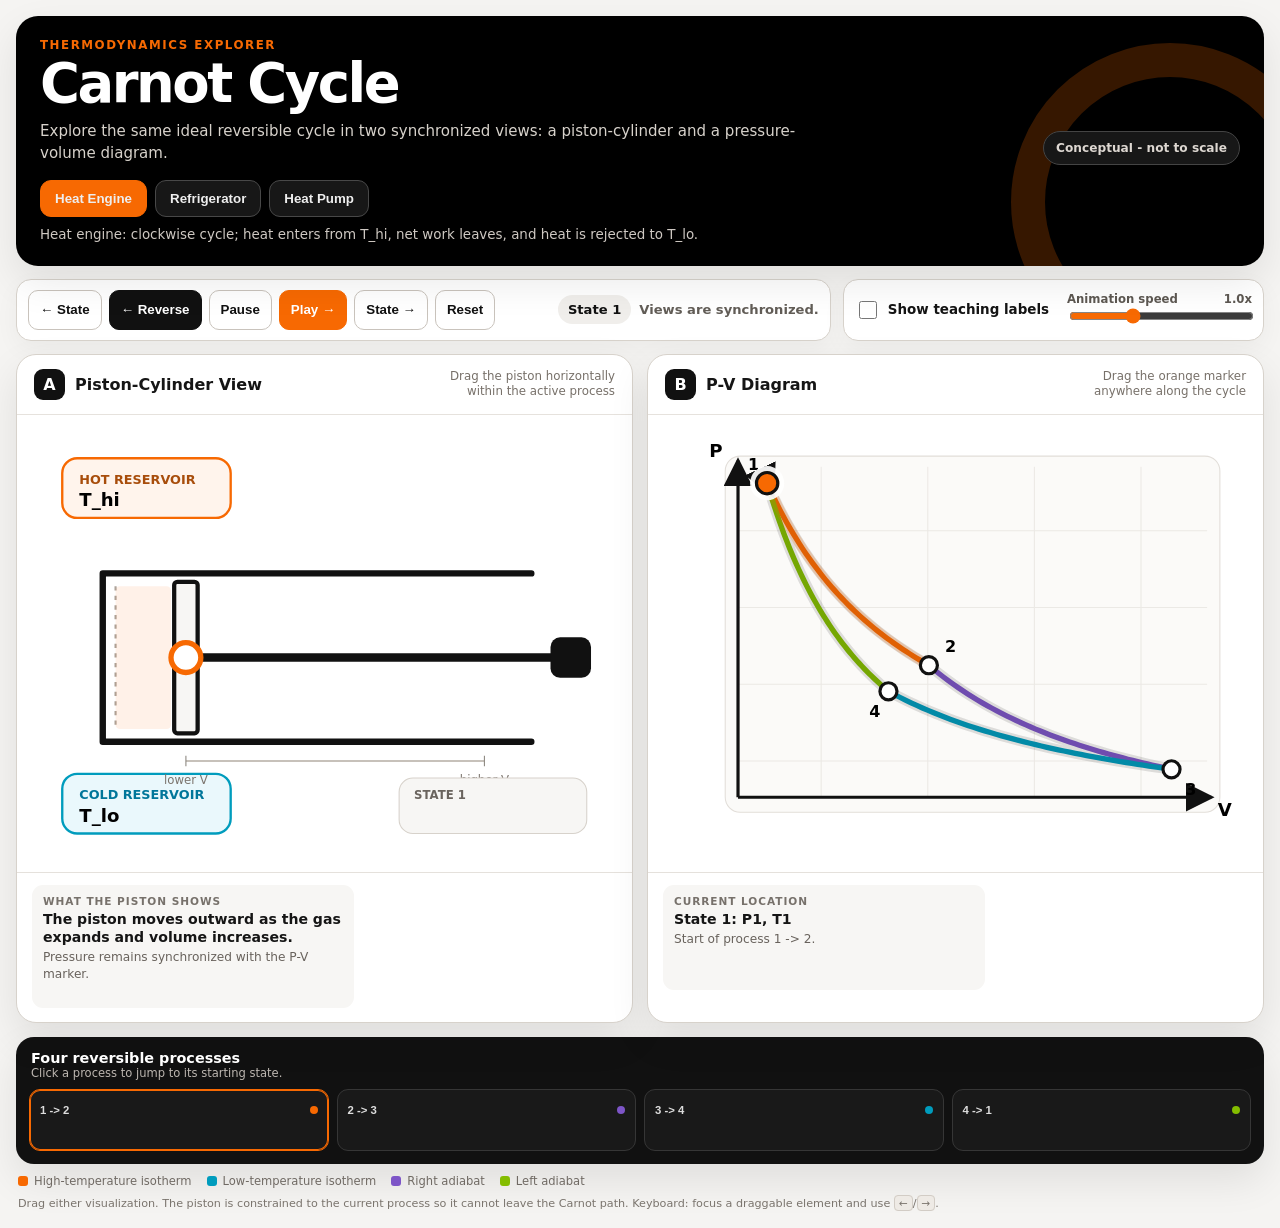
<file: problems/carnot_cycle_explorer.html>
<!doctype html>
<html lang="en">
<head>
<meta charset="utf-8">
<meta name="viewport" content="width=device-width,initial-scale=1,viewport-fit=cover">
<title>Carnot Cycle Explorer</title>
<style>
:root{--o:#F76902;--bk:#000;--w:#fff;--db:#ACA39A;--lb:#D7D2CB;--g:#84BD00;--lg:#C4D600;--b:#009CBD;--p:#7D55C7;--r:#DA291C;--y:#F6BE00;--ink:#151515;--muted:#66615b;--page:#f5f4f2;--panel:#fff;--line:#d7d2cb;--shadow:0 16px 40px rgba(0,0,0,.09)}
*{box-sizing:border-box}html,body{margin:0;min-height:100%;background:var(--page);color:var(--ink)}body{font-family:Inter,ui-sans-serif,system-ui,-apple-system,BlinkMacSystemFont,"Segoe UI",sans-serif;-webkit-font-smoothing:antialiased}.app{width:min(1420px,100%);margin:auto;padding:16px}.hero{background:#000;color:#fff;border-radius:22px;padding:22px 24px;box-shadow:var(--shadow);overflow:hidden;position:relative}.hero:after{content:"";position:absolute;right:-65px;bottom:-95px;width:250px;height:250px;border:34px solid rgba(247,105,2,.22);border-radius:50%}.eyebrow{color:var(--o);font-size:.74rem;font-weight:900;letter-spacing:.13em;text-transform:uppercase}.headrow{display:flex;align-items:flex-end;justify-content:space-between;gap:18px;position:relative;z-index:1}h1{margin:5px 0 0;font-size:clamp(2rem,4.4vw,3.4rem);line-height:1;letter-spacing:-.045em}.sub{max-width:760px;color:#d7d2cb;margin:10px 0 0;line-height:1.45;font-size:.94rem}.pill{border:1px solid #444;background:#171717;color:#ddd7d1;border-radius:999px;padding:9px 12px;font-size:.76rem;font-weight:800;white-space:nowrap}.modes{display:flex;flex-wrap:wrap;gap:8px;margin-top:15px;position:relative;z-index:1}.mode{border:1px solid #484848;background:#171717;color:#eee;border-radius:11px;padding:10px 14px;font-weight:850;cursor:pointer}.mode[aria-pressed="true"]{background:var(--o);border-color:var(--o)}.mode-note{position:relative;z-index:1;color:#cec8c2;font-size:.84rem;margin-top:10px;min-height:1.25em}
.controls{display:grid;grid-template-columns:1fr auto;gap:12px;margin:13px 0}.controlbox{background:#fff;border:1px solid var(--line);border-radius:15px;padding:10px 11px;box-shadow:0 8px 24px rgba(0,0,0,.045)}.transport{display:flex;flex-wrap:wrap;align-items:center;gap:7px}.btn{min-height:40px;border:1px solid #c9c3bc;background:#fff;color:#111;border-radius:10px;padding:8px 11px;font-weight:820;cursor:pointer}.btn:hover{background:#f3f1ee}.btn.dark{background:#111;color:#fff;border-color:#111}.btn.orange{background:var(--o);color:#fff;border-color:var(--o)}.status{margin-left:auto;display:flex;align-items:center;gap:8px;color:#625d57;font-size:.82rem;font-weight:760}.badge{background:#f0eeeb;color:#111;border-radius:999px;padding:7px 10px;font-weight:900}.options{display:flex;align-items:center;gap:18px}.toggle{display:flex;align-items:center;gap:8px;font-size:.84rem;font-weight:820;white-space:nowrap}.toggle input{width:18px;height:18px;accent-color:var(--o)}.speed{min-width:185px}.speedhead{display:flex;justify-content:space-between;font-size:.73rem;font-weight:850;color:#5d5852}.speed input{width:100%;accent-color:var(--o)}button:focus-visible,input:focus-visible,[tabindex]:focus-visible{outline:3px solid var(--b);outline-offset:2px}
.split{display:grid;grid-template-columns:1fr 1fr;gap:14px}.panel{min-width:0;background:#fff;border:1px solid var(--line);border-radius:20px;overflow:hidden;box-shadow:var(--shadow)}.panelhead{display:flex;justify-content:space-between;align-items:center;gap:12px;padding:14px 17px;border-bottom:1px solid #e6e2dd}.paneltitle{display:flex;align-items:center;gap:10px}.idx{width:31px;height:31px;border-radius:9px;background:#111;color:#fff;display:grid;place-items:center;font-weight:900}.panel h2{font-size:1rem;margin:0}.hint{text-align:right;color:#777069;font-size:.74rem;line-height:1.3}.visual{padding:7px 9px 2px}svg{display:block;width:100%;height:auto;min-height:330px;user-select:none;-webkit-user-select:none}#pistonSvg,#pvSvg{touch-action:none}.foot{border-top:1px solid #e5e1dc;padding:12px 15px 14px}.statusgrid{display:grid;grid-template-columns:1.12fr .88fr;gap:10px}.card{background:#f7f6f4;border-radius:11px;padding:10px 11px;min-height:64px}.kicker{font-size:.66rem;text-transform:uppercase;letter-spacing:.09em;color:#77716b;font-weight:900}.main{font-size:.88rem;font-weight:850;line-height:1.3;margin-top:3px}.minor{font-size:.76rem;color:#68625c;line-height:1.35;margin-top:3px}.label-only{transition:opacity .15s}.no-labels .label-only{opacity:0!important;pointer-events:none}
.tray{margin-top:14px;background:#111;color:#fff;border-radius:18px;padding:13px;box-shadow:var(--shadow)}.trayhead{display:flex;justify-content:space-between;gap:12px;align-items:center;padding:0 2px 9px}.tray h3{margin:0;font-size:.9rem}.tray p{margin:0;color:#bcb6b0;font-size:.72rem}.procs{display:grid;grid-template-columns:repeat(4,1fr);gap:8px}.proc{--c:var(--o);border:1px solid #363636;background:#191919;color:#ddd;border-radius:11px;padding:9px 10px;min-height:62px;text-align:left;cursor:pointer}.proc.active{border-color:var(--c);box-shadow:inset 0 0 0 1px var(--c)}.ptop{display:flex;justify-content:space-between;align-items:center;font-size:.71rem;font-weight:900}.dot{width:8px;height:8px;border-radius:50%;background:var(--c)}.pname{margin-top:5px;font-size:.76rem;font-weight:800;line-height:1.22}.legend{display:flex;flex-wrap:wrap;gap:9px 15px;margin:10px 2px 0;color:#706a64;font-size:.72rem}.legend span{display:inline-flex;align-items:center;gap:6px}.sw{width:10px;height:10px;border-radius:3px}.note{font-size:.7rem;color:#7a746d;line-height:1.35;margin:8px 2px 0}kbd{font:inherit;font-size:.66rem;background:#eeeae5;border:1px solid #d2ccc5;border-radius:4px;padding:1px 4px}
@media(max-width:920px){.controls{grid-template-columns:1fr}.options{justify-content:flex-start}}@media(max-width:760px){.app{padding:9px}.hero{border-radius:16px;padding:17px 15px}.headrow{display:block}.pill{display:inline-flex;margin-top:10px}.split{grid-template-columns:1fr}.panel{border-radius:16px}.procs{grid-template-columns:1fr 1fr}.status{width:100%;margin-left:0}.btn{flex:1 1 auto}.options{flex-wrap:wrap}.speed{min-width:min(260px,100%)}svg{min-height:295px}}@media(max-width:430px){.hint{display:none}.statusgrid{grid-template-columns:1fr}.mode{flex:1 1 43%}.btn{font-size:.8rem;padding:8px}.proc{min-height:56px}}
</style>
</head>
<body class="no-labels">
<div class="app">
<header class="hero">
  <div class="eyebrow">Thermodynamics Explorer</div>
  <div class="headrow"><div><h1>Carnot Cycle</h1><p class="sub">Explore the same ideal reversible cycle in two synchronized views: a piston-cylinder and a pressure-volume diagram.</p></div><div class="pill">Conceptual - not to scale</div></div>
  <div class="modes" role="group" aria-label="Cycle mode">
    <button class="mode" data-mode="engine" aria-pressed="true">Heat Engine</button>
    <button class="mode" data-mode="refrigerator" aria-pressed="false">Refrigerator</button>
    <button class="mode" data-mode="heatpump" aria-pressed="false">Heat Pump</button>
  </div>
  <div id="modeNote" class="mode-note">Heat engine: clockwise cycle; heat enters from T_hi, net work leaves, and heat is rejected to T_lo.</div>
</header>

<section class="controls">
  <div class="controlbox transport">
    <button class="btn" id="prev">&larr; State</button>
    <button class="btn dark" id="rev">&larr; Reverse</button>
    <button class="btn" id="pause">Pause</button>
    <button class="btn orange" id="play">Play &rarr;</button>
    <button class="btn" id="next">State &rarr;</button>
    <button class="btn" id="reset">Reset</button>
    <div class="status"><span class="badge" id="badge">State 1</span><span id="motion">Drag either visualization to explore.</span></div>
  </div>
  <div class="controlbox options">
    <label class="toggle"><input id="labels" type="checkbox"><span>Show teaching labels</span></label>
    <div class="speed"><div class="speedhead"><span>Animation speed</span><span id="speedText">1.0x</span></div><input id="speed" type="range" min="0.5" max="2" step="0.1" value="1" aria-label="Animation speed"></div>
  </div>
</section>

<main class="split">
<section class="panel">
  <div class="panelhead"><div class="paneltitle"><div class="idx">A</div><h2>Piston-Cylinder View</h2></div><div class="hint">Drag the piston horizontally<br>within the active process</div></div>
  <div class="visual">
  <svg id="pistonSvg" viewBox="0 0 560 420" role="img" aria-label="Interactive piston cylinder">
    <defs>
      <marker id="arr" markerWidth="8" markerHeight="8" refX="7" refY="4" orient="auto"><path d="M0 0L8 4L0 8Z" fill="#111"/></marker>
      <marker id="arro" markerWidth="8" markerHeight="8" refX="7" refY="4" orient="auto"><path d="M0 0L8 4L0 8Z" fill="#F76902"/></marker>
      <marker id="arrb" markerWidth="8" markerHeight="8" refX="7" refY="4" orient="auto"><path d="M0 0L8 4L0 8Z" fill="#009CBD"/></marker>
      <pattern id="hatch" width="10" height="10" patternUnits="userSpaceOnUse" patternTransform="rotate(45)"><line x1="0" y1="0" x2="0" y2="10" stroke="#7D55C7" stroke-width="3" opacity=".75"/></pattern>
    </defs>
    <g><rect x="34" y="34" width="158" height="56" rx="14" fill="#fff4ec" stroke="#F76902" stroke-width="2.2"/><text x="50" y="58" font-size="12" font-weight="900" fill="#a84d0b">HOT RESERVOIR</text><text x="50" y="79" font-size="17" font-weight="900">T_hi</text></g>
    <g><rect x="34" y="330" width="158" height="56" rx="14" fill="#eaf8fc" stroke="#009CBD" stroke-width="2.2"/><text x="50" y="354" font-size="12" font-weight="900" fill="#00769a">COLD RESERVOIR</text><text x="50" y="375" font-size="17" font-weight="900">T_lo</text></g>
    <path d="M72 142H474M72 300H474M72 142V300" fill="none" stroke="#111" stroke-width="6" stroke-linecap="round"/>
    <path d="M84 154V288" stroke="#ACA39A" stroke-width="2" stroke-dasharray="4 5"/>
    <rect id="gas" x="84" y="154" width="110" height="134" rx="4" fill="#F76902" opacity=".09"/>
    <g class="label-only"><text x="103" y="218" font-size="13" font-weight="850" fill="#5e5954">SYSTEM</text><text x="103" y="239" font-size="12" fill="#7b746d">idealized gas</text></g>
    <g id="ins" class="label-only" opacity="0"><rect x="62" y="130" width="424" height="182" rx="12" fill="none" stroke="url(#hatch)" stroke-width="10"/><rect x="211" y="108" width="128" height="28" rx="14" fill="#f3eefa" stroke="#7D55C7"/><text x="275" y="127" text-anchor="middle" font-size="11" font-weight="900" fill="#6740ae">ADIABATIC - Q = 0</text></g>
    <g id="piston" tabindex="0" role="slider" aria-label="Piston position"><rect id="plate" x="190" y="150" width="22" height="142" rx="3" fill="#f7f6f4" stroke="#111" stroke-width="4"/><line id="rod" x1="212" y1="221" x2="510" y2="221" stroke="#111" stroke-width="8" stroke-linecap="round"/><rect x="492" y="202" width="38" height="38" rx="9" fill="#111"/><circle id="knob" cx="201" cy="221" r="14" fill="#fff" stroke="#F76902" stroke-width="5"/></g>
    <line x1="150" y1="318" x2="430" y2="318" stroke="#c7c1ba" stroke-width="2"/><line x1="150" y1="313" x2="150" y2="323" stroke="#8b857e"/><line x1="430" y1="313" x2="430" y2="323" stroke="#8b857e"/><text x="150" y="340" text-anchor="middle" font-size="11" fill="#7b746d">lower V</text><text x="430" y="340" text-anchor="middle" font-size="11" fill="#7b746d">higher V</text>
    <g id="hotQ" class="label-only" opacity="0"><path id="hotQpath" d="M142 94C150 116 160 132 178 152" fill="none" stroke="#F76902" stroke-width="4" marker-end="url(#arro)"/><text id="hotQtxt" x="171" y="116" font-size="12" font-weight="900" fill="#F76902">Q_H in</text></g>
    <g id="coldQ" class="label-only" opacity="0"><path id="coldQpath" d="M170 290C158 307 151 316 142 326" fill="none" stroke="#009CBD" stroke-width="4" marker-end="url(#arrb)"/><text id="coldQtxt" x="180" y="316" font-size="12" font-weight="900" fill="#009CBD">Q_L out</text></g>
    <g id="work" class="label-only" opacity="0"><line id="workArrow" x1="445" y1="118" x2="520" y2="118" stroke="#111" stroke-width="3.5" marker-end="url(#arr)"/><text id="workTxt" x="480" y="104" text-anchor="middle" font-size="12" font-weight="900">W_out</text></g>
    <g class="label-only"><rect x="336" y="34" width="190" height="67" rx="14" fill="#111"/><text id="pProcId" x="350" y="57" font-size="11" font-weight="900" fill="#F76902">PROCESS 1 -> 2</text><text id="pProcName" x="350" y="77" font-size="12" font-weight="850" fill="#fff">Reversible isothermal</text><text id="pProcMeta" x="350" y="93" font-size="10.5" fill="#cfcac4">T = T_hi - quasi-equilibrium</text></g>
    <g><rect x="350" y="334" width="176" height="52" rx="13" fill="#f7f6f4" stroke="#D7D2CB"/><text id="pState" x="364" y="354" font-size="11" font-weight="900" fill="#6a645e">STATE 1</text><text id="pVars" class="label-only" x="364" y="375" font-size="15" font-weight="900">P1 - T1</text></g>
  </svg>
  </div>
  <div class="foot"><div class="statusgrid"><div class="card"><div class="kicker">What the piston shows</div><div id="pistonMeaning" class="main">Volume changes continuously along the selected process.</div><div class="minor">Pressure remains synchronized with the P-V marker.</div></div><div class="card label-only"><div class="kicker">Process assumption</div><div id="assump" class="main">Reversible - quasi-equilibrium</div><div id="processExplain" class="minor">Heat transfer maintains constant temperature.</div></div></div></div>
</section>

<section class="panel">
  <div class="panelhead"><div class="paneltitle"><div class="idx">B</div><h2>P-V Diagram</h2></div><div class="hint">Drag the orange marker<br>anywhere along the cycle</div></div>
  <div class="visual">
  <svg id="pvSvg" viewBox="0 0 560 420" role="img" aria-label="Interactive Carnot pressure-volume diagram">
    <defs><marker id="pva" markerWidth="9" markerHeight="9" refX="8" refY="4.5" orient="auto"><path d="M0 0L9 4.5L0 9Z" fill="#111"/></marker></defs>
    <rect x="64" y="32" width="464" height="334" rx="14" fill="#fbfaf8" stroke="#e2ded9"/>
    <g opacity=".42" stroke="#D7D2CB"><path d="M76 102H516M76 174H516M76 246H516M76 318H516M154 42V352M254 42V352M354 42V352M454 42V352"/></g>
    <line x1="76" y1="352" x2="520" y2="352" stroke="#111" stroke-width="3" marker-end="url(#pva)"/><line x1="76" y1="352" x2="76" y2="36" stroke="#111" stroke-width="3" marker-end="url(#pva)"/><text x="526" y="370" font-size="17" font-weight="900">V</text><text x="49" y="33" font-size="17" font-weight="900">P</text>
    <path id="hotPath" fill="none" stroke="#F76902" stroke-width="5" stroke-linecap="round"/><path id="rightPath" fill="none" stroke="#7D55C7" stroke-width="5" stroke-linecap="round"/><path id="coldPath" fill="none" stroke="#009CBD" stroke-width="5" stroke-linecap="round"/><path id="leftPath" fill="none" stroke="#84BD00" stroke-width="5" stroke-linecap="round"/><path id="outline" fill="none" stroke="#111" stroke-opacity=".13" stroke-width="10"/>
    <path id="active" fill="none" stroke="#111" stroke-width="9" stroke-linecap="round" opacity=".22"/><line id="vector" x1="0" y1="0" x2="0" y2="0" stroke="#111" stroke-width="3.5" marker-end="url(#pva)"/>
    <g class="label-only"><rect x="350" y="55" width="135" height="30" rx="15" fill="#fff1e7" stroke="#F76902"/><text x="417" y="75" text-anchor="middle" font-size="12" font-weight="900" fill="#b84c00">T_hi = constant</text><rect x="338" y="293" width="147" height="30" rx="15" fill="#e8f8fc" stroke="#009CBD"/><text x="412" y="313" text-anchor="middle" font-size="12" font-weight="900" fill="#00769a">T_lo = constant</text></g>
    <g id="statePts"></g>
    <g id="pvMarker" tabindex="0" role="slider" aria-label="Position along Carnot cycle"><circle id="halo" r="16" fill="#fff" opacity=".92"/><circle id="mdot" r="10" fill="#F76902" stroke="#111" stroke-width="3"/></g>
    <g class="label-only"><rect x="96" y="52" width="218" height="65" rx="13" fill="#111"/><text id="pvProcId" x="110" y="74" font-size="11" font-weight="900" fill="#F76902">1 -> 2</text><text id="pvProcName" x="110" y="94" font-size="12" font-weight="850" fill="#fff">Reversible isothermal expansion</text><text id="pvProcMeta" x="110" y="109" font-size="10.5" fill="#ccc6c0">T = T_hi - Q_H in - W_out</text></g>
  </svg>
  </div>
  <div class="foot"><div class="statusgrid"><div class="card"><div class="kicker">Current location</div><div id="loc" class="main">State 1: P1, T1</div><div id="locSub" class="minor">Start of process 1 -> 2.</div></div><div class="card label-only"><div class="kicker">Thermodynamic path</div><div id="pathMain" class="main">T = T_hi</div><div id="pathSub" class="minor">Heat transfer maintains the high-temperature isotherm.</div></div></div></div>
</section>
</main>

<section class="tray"><div class="trayhead"><div><h3>Four reversible processes</h3><p>Click a process to jump to its starting state.</p></div><p class="label-only">Teaching labels reveal process names, assumptions, heat, and work.</p></div><div id="procs" class="procs"></div></section>
<div class="legend"><span><i class="sw" style="background:#F76902"></i>High-temperature isotherm</span><span><i class="sw" style="background:#009CBD"></i>Low-temperature isotherm</span><span><i class="sw" style="background:#7D55C7"></i>Right adiabat</span><span><i class="sw" style="background:#84BD00"></i>Left adiabat</span></div>
<div class="note">Drag either visualization. The piston is constrained to the current process so it cannot leave the Carnot path. Keyboard: focus a draggable element and use <kbd>&larr;</kbd>/<kbd>&rarr;</kbd>.</div>
</div>
<script>
(()=>{"use strict";
const C={hot:"#F76902",cold:"#009CBD",right:"#7D55C7",left:"#84BD00"};
const V1=1,V2=2,V3=3.5,V4=1.75,HC=4,LC=3,P1=HC/V1,P2=HC/V2,P3=LC/V3,P4=LC/V4,G=Math.log(P2/P3)/Math.log(V3/V2);
const plot={x0:76,x1:516,y0:42,y1:352,v0:.82,v1:3.72,p0:.55,p1:4.18},pm={x0:150,x1:430,v0:V1,v1:V3};
const modes={
engine:{note:"Heat engine: clockwise cycle; heat enters from T_hi, net work leaves, and heat is rejected to T_lo.",rev:false,p:[
{id:"1 -> 2",key:"hot",type:"Reversible isothermal expansion",short:"Isothermal expansion",temp:"T = T_hi",q:"Q_H in",w:"W_out",a:"Reversible - quasi-equilibrium",e:"Heat from the hot reservoir maintains constant high temperature while the gas expands."},
{id:"2 -> 3",key:"right",type:"Reversible adiabatic expansion",short:"Adiabatic expansion",temp:"T_hi -> T_lo",q:"Q = 0",w:"W_out",a:"Reversible - adiabatic - quasi-equilibrium",e:"The gas expands without heat transfer, so temperature falls from T_hi to T_lo."},
{id:"3 -> 4",key:"cold",type:"Reversible isothermal compression",short:"Isothermal compression",temp:"T = T_lo",q:"Q_L out",w:"W_in",a:"Reversible - quasi-equilibrium",e:"Compression occurs while heat is rejected to the cold reservoir, maintaining T_lo."},
{id:"4 -> 1",key:"left",type:"Reversible adiabatic compression",short:"Adiabatic compression",temp:"T_lo -> T_hi",q:"Q = 0",w:"W_in",a:"Reversible - adiabatic - quasi-equilibrium",e:"The gas is compressed without heat transfer, raising temperature from T_lo to T_hi."}]},
refrigerator:{note:"Refrigerator: the Carnot path is reversed. Net work input removes heat from T_lo and rejects it to T_hi.",rev:true,p:[
{id:"1 -> 2",key:"left",type:"Reversible adiabatic expansion",short:"Adiabatic expansion",temp:"T_hi -> T_lo",q:"Q = 0",w:"W_out",a:"Reversible - adiabatic - quasi-equilibrium",e:"Expansion lowers temperature from T_hi to T_lo without heat transfer."},
{id:"2 -> 3",key:"cold",type:"Reversible isothermal expansion",short:"Isothermal expansion",temp:"T = T_lo",q:"Q_L in",w:"W_out",a:"Reversible - quasi-equilibrium",e:"At T_lo the gas absorbs heat from the cold reservoir while expanding."},
{id:"3 -> 4",key:"right",type:"Reversible adiabatic compression",short:"Adiabatic compression",temp:"T_lo -> T_hi",q:"Q = 0",w:"W_in",a:"Reversible - adiabatic - quasi-equilibrium",e:"Compression raises temperature from T_lo to T_hi without heat transfer."},
{id:"4 -> 1",key:"hot",type:"Reversible isothermal compression",short:"Isothermal compression",temp:"T = T_hi",q:"Q_H out",w:"W_in",a:"Reversible - quasi-equilibrium",e:"At T_hi the gas rejects heat to the hot reservoir while being compressed."}]},
heatpump:{note:"Heat pump: the same reversed Carnot path as a refrigerator, but the desired effect is heat delivered to the high-temperature space.",rev:true,p:[
{id:"1 -> 2",key:"left",type:"Reversible adiabatic expansion",short:"Adiabatic expansion",temp:"T_hi -> T_lo",q:"Q = 0",w:"W_out",a:"Reversible - adiabatic - quasi-equilibrium",e:"Expansion lowers temperature from T_hi to T_lo without heat transfer."},
{id:"2 -> 3",key:"cold",type:"Reversible isothermal expansion",short:"Isothermal expansion",temp:"T = T_lo",q:"Q_L in",w:"W_out",a:"Reversible - quasi-equilibrium",e:"At T_lo the gas absorbs heat from the low-temperature reservoir while expanding."},
{id:"3 -> 4",key:"right",type:"Reversible adiabatic compression",short:"Adiabatic compression",temp:"T_lo -> T_hi",q:"Q = 0",w:"W_in",a:"Reversible - adiabatic - quasi-equilibrium",e:"Compression raises temperature from T_lo to T_hi without heat transfer."},
{id:"4 -> 1",key:"hot",type:"Reversible isothermal compression",short:"Isothermal compression",temp:"T = T_hi",q:"Q_H out",w:"W_in",a:"Reversible - quasi-equilibrium",e:"At T_hi the gas rejects heat to the hot reservoir - the desired heat-pump effect."}]}}
;
let mode="engine",prog=0,playing=false,dir=1,speed=1,last=0,pDrag=false,pSeg=0,pvDrag=false;
const $=id=>document.getElementById(id), clamp=(v,a,b)=>Math.max(a,Math.min(b,v)), lerp=(a,b,t)=>a+(b-a)*t, wrap=v=>{v%=4;if(v<0)v+=4;return v};
const xp=V=>plot.x0+(V-plot.v0)/(plot.v1-plot.v0)*(plot.x1-plot.x0), yp=P=>plot.y1-(P-plot.p0)/(plot.p1-plot.p0)*(plot.y1-plot.y0), px=V=>pm.x0+(V-pm.v0)/(pm.v1-pm.v0)*(pm.x1-pm.x0), vx=x=>pm.v0+(x-pm.x0)/(pm.x1-pm.x0)*(pm.v1-pm.v0);
function pt(seg,t,m=mode){t=clamp(t,0,1);if(!modes[m].rev){if(seg===0){let V=lerp(V1,V2,t);return{V,P:HC/V}}if(seg===1){let V=lerp(V2,V3,t);return{V,P:P2*Math.pow(V2/V,G)}}if(seg===2){let V=lerp(V3,V4,t);return{V,P:LC/V}}let V=lerp(V4,V1,t);return{V,P:P4*Math.pow(V4/V,G)}}else{if(seg===0){let V=lerp(V1,V4,t);return{V,P:P1*Math.pow(V1/V,G)}}if(seg===1){let V=lerp(V4,V3,t);return{V,P:LC/V}}if(seg===2){let V=lerp(V3,V2,t);return{V,P:P3*Math.pow(V3/V,G)}}let V=lerp(V2,V1,t);return{V,P:HC/V}}}
const cpt=(p,m=mode)=>{p=wrap(p);let s=Math.floor(p);return pt(s,p-s,m)}, col=k=>C[k];
function svgPath(fn,a,b,n=50){let d="";for(let i=0;i<=n;i++){let q=fn(lerp(a,b,i/n));d+=(i?"L":"M")+xp(q.V).toFixed(2)+" "+yp(q.P).toFixed(2)+" "}return d}
function staticPaths(){$("hotPath").setAttribute("d",svgPath(V=>({V,P:HC/V}),V1,V2));$("coldPath").setAttribute("d",svgPath(V=>({V,P:LC/V}),V4,V3));$("rightPath").setAttribute("d",svgPath(V=>({V,P:P2*Math.pow(V2/V,G)}),V2,V3));$("leftPath").setAttribute("d",svgPath(V=>({V,P:P1*Math.pow(V1/V,G)}),V1,V4));let d="";for(let s=0;s<4;s++)for(let i=0;i<=30;i++){let q=pt(s,i/30,"engine");d+=(s===0&&i===0?"M":"L")+xp(q.V)+" "+yp(q.P)+" "}$("outline").setAttribute("d",d+"Z")}
function sub(n){return["0","1","2","3","4"][n]||n}
function states(){let map=modes[mode].rev?[0,3,2,1]:[0,1,2,3],corn=[{V:V1,P:P1,pos:"A"},{V:V2,P:P2,pos:"B"},{V:V3,P:P3,pos:"C"},{V:V4,P:P4,pos:"D"}],g=$("statePts");g.innerHTML="";for(let s=0;s<4;s++){let q=corn[map[s]],x=xp(q.V),y=yp(q.P),dx=q.pos==="A"?-18:q.pos==="B"?15:q.pos==="C"?13:-18,dy=(q.pos==="A"||q.pos==="B")?-12:24,el=document.createElementNS("http://www.w3.org/2000/svg","g");el.innerHTML=`<circle cx="${x}" cy="${y}" r="8" fill="#fff" stroke="#111" stroke-width="3"/><text x="${x+dx}" y="${y+dy}" font-size="15" font-weight="900">${s+1}</text><text class="label-only" x="${x+dx}" y="${y+dy+15}" font-size="10.5" font-weight="800" fill="#6e6862">P${s+1} - T${s+1}</text>`;el.style.cursor="pointer";el.addEventListener("click",()=>{pause();set(s)});g.appendChild(el)}}
function tray(){let g=$("procs");g.innerHTML="";modes[mode].p.forEach((p,i)=>{let b=document.createElement("button");b.className="proc";b.style.setProperty("--c",col(p.key));b.innerHTML=`<div class="ptop"><span>${p.id}</span><span class="dot"></span></div><div class="pname label-only">${p.short}</div>`;b.addEventListener("click",()=>{pause();set(i)});g.appendChild(b)})}
function segPath(s){let d="";for(let i=0;i<=45;i++){let q=pt(s,i/45);d+=(i?"L":"M")+xp(q.V)+" "+yp(q.P)+" "}return d}
function exact(){let r=Math.round(prog);return Math.abs(prog-r)<.025?((r%4)+4)%4:null}
function flows(p){let ad=p.key==="left"||p.key==="right";$("ins").style.opacity=ad?"1":"0";$("hotQ").style.opacity="0";$("coldQ").style.opacity="0";if(p.q.includes("Q_H")){let inn=p.q.includes("in");$("hotQ").style.opacity="1";$("hotQpath").setAttribute("d",inn?"M142 94C150 116 160 132 178 152":"M178 152C160 132 150 116 142 94");$("hotQtxt").textContent=p.q}if(p.q.includes("Q_L")){let inn=p.q.includes("in");$("coldQ").style.opacity="1";$("coldQpath").setAttribute("d",inn?"M142 326C151 316 158 307 170 290":"M170 290C158 307 151 316 142 326");$("coldQtxt").textContent=p.q}$("work").style.opacity="1";let out=p.w==="W_out",q=cpt(prog),x=px(q.V);$("workArrow").setAttribute("x1",out?Math.min(x+40,455):520);$("workArrow").setAttribute("x2",out?520:Math.min(x+40,455));$("workTxt").textContent=p.w}
function update(){prog=wrap(prog);let s=Math.floor(prog),t=prog-s,q=pt(s,t),p=modes[mode].p[s],x=px(q.V),plate=x-11;$("plate").setAttribute("x",plate);$("rod").setAttribute("x1",x+11);$("knob").setAttribute("cx",x);$("gas").setAttribute("width",Math.max(14,plate-87));$("gas").setAttribute("fill",col(p.key));flows(p);$("pProcId").textContent="PROCESS "+p.id;$("pProcId").setAttribute("fill",col(p.key));$("pProcName").textContent=p.type;$("pProcMeta").textContent=p.temp+" - "+p.a.split(" - ").slice(-1)[0];let ex=exact();$("pState").textContent=ex!==null?"STATE "+(ex+1):"BETWEEN STATES "+(s+1)+" -> "+((s+1)%4+1);$("pVars").textContent=ex!==null?"P"+(ex+1)+" - T"+(ex+1):p.temp;let grow=pt(s,1).V>pt(s,0).V;$("pistonMeaning").textContent=grow?"The piston moves outward as the gas expands and volume increases.":"The piston moves inward as the gas is compressed and volume decreases.";$("assump").textContent=p.a;$("processExplain").textContent=p.e;
let X=xp(q.V),Y=yp(q.P);$("halo").setAttribute("cx",X);$("halo").setAttribute("cy",Y);$("mdot").setAttribute("cx",X);$("mdot").setAttribute("cy",Y);$("active").setAttribute("d",segPath(s));$("active").setAttribute("stroke",col(p.key));let ahead=cpt(prog+(dir>0?.035:-.035));$("vector").setAttribute("x1",X);$("vector").setAttribute("y1",Y);$("vector").setAttribute("x2",xp(ahead.V));$("vector").setAttribute("y2",yp(ahead.P));$("pvProcId").textContent=p.id;$("pvProcId").setAttribute("fill",col(p.key));$("pvProcName").textContent=p.type;$("pvProcMeta").textContent=p.temp+" - "+p.q+" - "+p.w;$("loc").textContent=ex!==null?"State "+(ex+1)+": P"+(ex+1)+", T"+(ex+1):"Process "+p.id;$("locSub").textContent=ex!==null?"Start of process "+modes[mode].p[ex].id+".":Math.round(t*100)+"% of the way to State "+((s+1)%4+1)+".";$("pathMain").textContent=p.temp;$("pathSub").textContent=p.e;$("badge").textContent=ex!==null?"State "+(ex+1):(s+1)+" -> "+((s+1)%4+1);$("motion").textContent=playing?(dir>0?"Animating forward.":"Animating in reverse."):"Views are synchronized.";[...$("procs").children].forEach((e,i)=>e.classList.toggle("active",i===s))}
function set(v){prog=wrap(v);update()}function pause(){playing=false;last=0;$("pause").classList.add("dark");$("play").classList.remove("dark");$("rev").classList.remove("dark");$("motion").textContent="Paused."}function play(d){dir=d;playing=true;last=0;$("pause").classList.remove("dark");$("play").classList.toggle("dark",d>0);$("rev").classList.toggle("dark",d<0);requestAnimationFrame(tick)}function tick(ts){if(!playing)return;if(!last)last=ts;let dt=Math.min(40,ts-last);last=ts;prog=wrap(prog+dir*dt/(2650/speed));update();requestAnimationFrame(tick)}
function setMode(m){mode=m;pause();prog=0;document.querySelectorAll(".mode").forEach(b=>b.setAttribute("aria-pressed",String(b.dataset.mode===mode)));$("modeNote").textContent=modes[mode].note;states();tray();update()}
function localX(svg,e){let p=svg.createSVGPoint();p.x=e.clientX;p.y=e.clientY;return p.matrixTransform(svg.getScreenCTM().inverse()).x}function localPt(svg,e){let p=svg.createSVGPoint();p.x=e.clientX;p.y=e.clientY;return p.matrixTransform(svg.getScreenCTM().inverse())}
$("piston").addEventListener("pointerdown",e=>{e.preventDefault();pause();pDrag=true;pSeg=Math.floor(prog);$("pistonSvg").setPointerCapture?.(e.pointerId)});$("pistonSvg").addEventListener("pointermove",e=>{if(!pDrag)return;let V=vx(clamp(localX($("pistonSvg"),e),pm.x0,pm.x1)),a=pt(pSeg,0).V,b=pt(pSeg,1).V,t=clamp((V-a)/(b-a),0,.999999);prog=pSeg+t;update()});["pointerup","pointercancel"].forEach(n=>$("pistonSvg").addEventListener(n,e=>{pDrag=false;$("pistonSvg").releasePointerCapture?.(e.pointerId)}));
function nearest(e){let z=localPt($("pvSvg"),e),best=0,bd=1e99,N=520;for(let i=0;i<N;i++){let p=4*i/N,q=cpt(p),dx=xp(q.V)-z.x,dy=yp(q.P)-z.y,d=dx*dx+dy*dy;if(d<bd){bd=d;best=p}}return best}$("pvSvg").addEventListener("pointerdown",e=>{e.preventDefault();pause();pvDrag=true;$("pvSvg").setPointerCapture?.(e.pointerId);set(nearest(e))});$("pvSvg").addEventListener("pointermove",e=>{if(pvDrag)set(nearest(e))});["pointerup","pointercancel"].forEach(n=>$("pvSvg").addEventListener(n,e=>{pvDrag=false;$("pvSvg").releasePointerCapture?.(e.pointerId)}));
function key(e){if(!["ArrowLeft","ArrowRight"].includes(e.key))return;e.preventDefault();pause();set(prog+(e.key==="ArrowRight"?.035:-.035))}$("piston").addEventListener("keydown",key);$("pvMarker").addEventListener("keydown",key);
document.querySelectorAll(".mode").forEach(b=>b.addEventListener("click",()=>setMode(b.dataset.mode)));$("play").addEventListener("click",()=>play(1));$("rev").addEventListener("click",()=>play(-1));$("pause").addEventListener("click",pause);$("reset").addEventListener("click",()=>{pause();set(0)});$("next").addEventListener("click",()=>{pause();let p=wrap(prog);set((Math.floor(p+.001)+1)%4)});$("prev").addEventListener("click",()=>{pause();let p=wrap(prog);set((Math.ceil(p-.001)-1+4)%4)});$("labels").addEventListener("change",e=>document.body.classList.toggle("no-labels",!e.target.checked));$("speed").addEventListener("input",e=>{speed=+e.target.value;$("speedText").textContent=speed.toFixed(1)+"x"});
staticPaths();states();tray();update();
})();
</script>
</body>
</html>
</file>
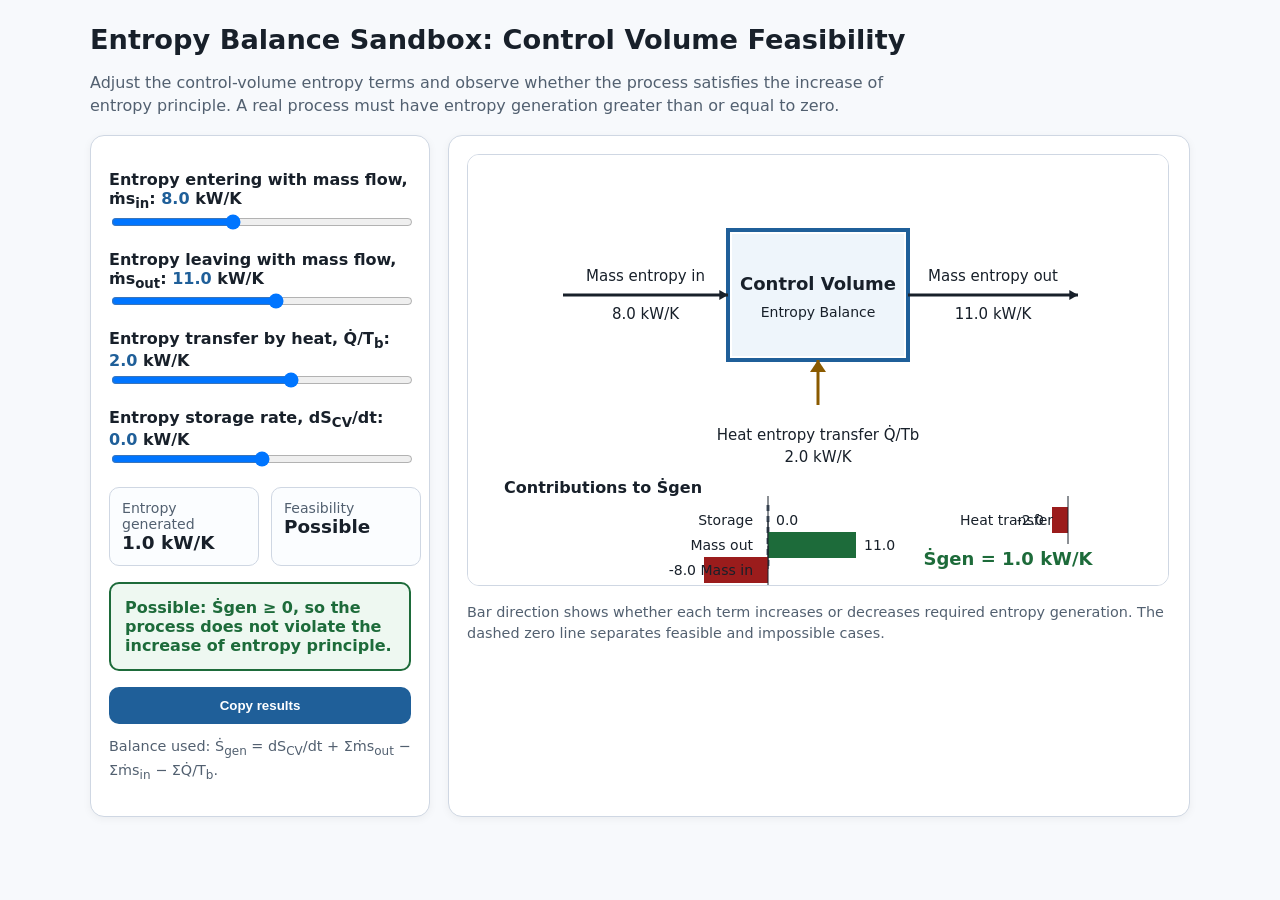
<file: problems/Entropy_Balance.html>
<!DOCTYPE html>
<html lang="en">
<head>
<meta charset="UTF-8" />
<meta name="viewport" content="width=device-width, initial-scale=1.0" />
<title>Entropy Balance Sandbox: Control Volume Feasibility</title>
<style>
  :root {
    --bg: #f7f9fc;
    --panel: #ffffff;
    --text: #18202a;
    --muted: #526070;
    --border: #cfd7e3;
    --accent: #1f5f99;
    --good: #1d6b3a;
    --bad: #9b1c1c;
    --warn: #8a5a00;
  }

  body {
    margin: 0;
    font-family: system-ui, -apple-system, BlinkMacSystemFont, "Segoe UI", sans-serif;
    background: var(--bg);
    color: var(--text);
  }

  main {
    max-width: 1100px;
    margin: 0 auto;
    padding: 24px;
  }

  h1 {
    font-size: 1.7rem;
    margin: 0 0 8px;
  }

  .guidance {
    max-width: 850px;
    color: var(--muted);
    line-height: 1.45;
    margin-bottom: 18px;
  }

  .layout {
    display: grid;
    grid-template-columns: 340px 1fr;
    gap: 18px;
  }

  .panel {
    background: var(--panel);
    border: 1px solid var(--border);
    border-radius: 14px;
    padding: 18px;
    box-shadow: 0 2px 8px rgba(0,0,0,0.05);
  }

  label {
    display: block;
    font-weight: 650;
    margin-top: 16px;
  }

  input[type="range"] {
    width: 100%;
  }

  .value {
    font-weight: 700;
    color: var(--accent);
  }

  .readouts {
    display: grid;
    grid-template-columns: repeat(2, minmax(150px, 1fr));
    gap: 12px;
    margin-top: 16px;
  }

  .readout {
    border: 1px solid var(--border);
    border-radius: 10px;
    padding: 12px;
    background: #fbfdff;
  }

  .readout span {
    display: block;
    color: var(--muted);
    font-size: 0.88rem;
  }

  .readout strong {
    font-size: 1.15rem;
  }

  .status {
    margin-top: 16px;
    padding: 14px;
    border-radius: 10px;
    font-weight: 750;
    border: 2px solid;
  }

  .possible {
    color: var(--good);
    border-color: var(--good);
    background: #eef8f1;
  }

  .impossible {
    color: var(--bad);
    border-color: var(--bad);
    background: #fff1f1;
  }

  button {
    margin-top: 16px;
    width: 100%;
    padding: 11px 14px;
    border: none;
    border-radius: 10px;
    background: var(--accent);
    color: white;
    font-weight: 700;
    cursor: pointer;
  }

  button:focus,
  input:focus {
    outline: 3px solid #ffbf47;
    outline-offset: 2px;
  }

  canvas {
    width: 100%;
    max-width: 700px;
    height: 430px;
    border: 1px solid var(--border);
    border-radius: 12px;
    background: white;
  }

  .note {
    font-size: 0.9rem;
    color: var(--muted);
    margin-top: 12px;
    line-height: 1.4;
  }

  @media (max-width: 850px) {
    .layout {
      grid-template-columns: 1fr;
    }
  }
</style>
</head>
<body>
<main>
  <h1>Entropy Balance Sandbox: Control Volume Feasibility</h1>
  <p class="guidance">
    Adjust the control-volume entropy terms and observe whether the process satisfies the increase of entropy principle.
    A real process must have entropy generation greater than or equal to zero.
  </p>

  <section class="layout">
    <div class="panel">
      <label for="sIn">Entropy entering with mass flow, ṁs<sub>in</sub>: <span class="value" id="sInVal"></span> kW/K</label>
      <input id="sIn" type="range" min="0" max="20" step="0.5" value="8" />

      <label for="sOut">Entropy leaving with mass flow, ṁs<sub>out</sub>: <span class="value" id="sOutVal"></span> kW/K</label>
      <input id="sOut" type="range" min="0" max="20" step="0.5" value="11" />

      <label for="qOverT">Entropy transfer by heat, Q̇/T<sub>b</sub>: <span class="value" id="qOverTVal"></span> kW/K</label>
      <input id="qOverT" type="range" min="-10" max="10" step="0.5" value="2" />

      <label for="storage">Entropy storage rate, dS<sub>CV</sub>/dt: <span class="value" id="storageVal"></span> kW/K</label>
      <input id="storage" type="range" min="-10" max="10" step="0.5" value="0" />

      <div class="readouts">
        <div class="readout">
          <span>Entropy generated</span>
          <strong id="sGenOut"></strong>
        </div>
        <div class="readout">
          <span>Feasibility</span>
          <strong id="feasOut"></strong>
        </div>
      </div>

      <div id="status" class="status"></div>

      <button id="copyBtn">Copy results</button>

      <p class="note">
        Balance used: Ṡ<sub>gen</sub> = dS<sub>CV</sub>/dt + Σṁs<sub>out</sub> − Σṁs<sub>in</sub> − ΣQ̇/T<sub>b</sub>.
      </p>
    </div>

    <div class="panel">
      <canvas id="canvas" width="700" height="430" aria-label="Canvas diagram showing entropy balance terms for a control volume"></canvas>
      <p class="note">
        Bar direction shows whether each term increases or decreases required entropy generation. The dashed zero line separates feasible and impossible cases.
      </p>
    </div>
  </section>
</main>

<script>
  const sIn = document.getElementById("sIn");
  const sOut = document.getElementById("sOut");
  const qOverT = document.getElementById("qOverT");
  const storage = document.getElementById("storage");

  const sInVal = document.getElementById("sInVal");
  const sOutVal = document.getElementById("sOutVal");
  const qOverTVal = document.getElementById("qOverTVal");
  const storageVal = document.getElementById("storageVal");

  const sGenOut = document.getElementById("sGenOut");
  const feasOut = document.getElementById("feasOut");
  const statusBox = document.getElementById("status");
  const copyBtn = document.getElementById("copyBtn");

  const canvas = document.getElementById("canvas");
  const ctx = canvas.getContext("2d");

  function fmt(x) {
    return Number(x).toFixed(1);
  }

  function getState() {
    const Sin = Number(sIn.value);
    const Sout = Number(sOut.value);
    const QoverT = Number(qOverT.value);
    const Storage = Number(storage.value);
    const Sgen = Storage + Sout - Sin - QoverT;

    return { Sin, Sout, QoverT, Storage, Sgen };
  }

  function drawArrow(x1, y1, x2, y2, label, value) {
    ctx.strokeStyle = "#18202a";
    ctx.fillStyle = "#18202a";
    ctx.lineWidth = 3;

    ctx.beginPath();
    ctx.moveTo(x1, y1);
    ctx.lineTo(x2, y2);
    ctx.stroke();

    const angle = Math.atan2(y2 - y1, x2 - x1);
    const head = 10;
    ctx.beginPath();
    ctx.moveTo(x2, y2);
    ctx.lineTo(x2 - head * Math.cos(angle - Math.PI / 6), y2 - head * Math.sin(angle - Math.PI / 6));
    ctx.lineTo(x2 - head * Math.cos(angle + Math.PI / 6), y2 - head * Math.sin(angle + Math.PI / 6));
    ctx.closePath();
    ctx.fill();

    ctx.font = "15px system-ui";
    ctx.textAlign = "center";
    ctx.fillText(label, (x1 + x2) / 2, y1 - 14);
    ctx.fillText(value + " kW/K", (x1 + x2) / 2, y1 + 24);
  }

  function drawBar(label, contribution, x, y, scale) {
    const zeroX = x + 120;
    const width = contribution * scale;
    const barY = y - 13;

    ctx.fillStyle = contribution >= 0 ? "#1d6b3a" : "#9b1c1c";
    ctx.fillRect(zeroX, barY, width, 26);

    ctx.strokeStyle = "#18202a";
    ctx.lineWidth = 1;
    ctx.beginPath();
    ctx.moveTo(zeroX, y - 24);
    ctx.lineTo(zeroX, y + 24);
    ctx.stroke();

    ctx.fillStyle = "#18202a";
    ctx.font = "14px system-ui";
    ctx.textAlign = "right";
    ctx.fillText(label, x + 105, y + 5);

    ctx.textAlign = contribution >= 0 ? "left" : "right";
    ctx.fillText(fmt(contribution), zeroX + width + (contribution >= 0 ? 8 : -8), y + 5);
  }

  function update() {
    const state = getState();

    sInVal.textContent = fmt(state.Sin);
    sOutVal.textContent = fmt(state.Sout);
    qOverTVal.textContent = fmt(state.QoverT);
    storageVal.textContent = fmt(state.Storage);

    sGenOut.textContent = fmt(state.Sgen) + " kW/K";

    const feasible = state.Sgen >= 0;
    feasOut.textContent = feasible ? "Possible" : "Impossible";
    statusBox.className = "status " + (feasible ? "possible" : "impossible");
    statusBox.textContent = feasible
      ? "Possible: Ṡgen ≥ 0, so the process does not violate the increase of entropy principle."
      : "Impossible: Ṡgen < 0, so this process would violate the increase of entropy principle.";

    draw(state);
  }

  function draw(state) {
    ctx.clearRect(0, 0, canvas.width, canvas.height);

    ctx.fillStyle = "#ffffff";
    ctx.fillRect(0, 0, canvas.width, canvas.height);

    ctx.strokeStyle = "#1f5f99";
    ctx.lineWidth = 4;
    ctx.strokeRect(260, 75, 180, 130);

    ctx.fillStyle = "#eef5fb";
    ctx.fillRect(264, 79, 172, 122);

    ctx.fillStyle = "#18202a";
    ctx.font = "bold 18px system-ui";
    ctx.textAlign = "center";
    ctx.fillText("Control Volume", 350, 135);
    ctx.font = "14px system-ui";
    ctx.fillText("Entropy Balance", 350, 162);

    drawArrow(95, 140, 260, 140, "Mass entropy in", fmt(state.Sin));
    drawArrow(440, 140, 610, 140, "Mass entropy out", fmt(state.Sout));

    ctx.strokeStyle = state.QoverT >= 0 ? "#8a5a00" : "#9b1c1c";
    ctx.fillStyle = ctx.strokeStyle;
    ctx.lineWidth = 3;
    ctx.beginPath();
    ctx.moveTo(350, state.QoverT >= 0 ? 250 : 205);
    ctx.lineTo(350, state.QoverT >= 0 ? 205 : 250);
    ctx.stroke();

    ctx.beginPath();
    const arrowY = state.QoverT >= 0 ? 205 : 250;
    ctx.moveTo(350, arrowY);
    ctx.lineTo(342, state.QoverT >= 0 ? 217 : 238);
    ctx.lineTo(358, state.QoverT >= 0 ? 217 : 238);
    ctx.closePath();
    ctx.fill();

    ctx.fillStyle = "#18202a";
    ctx.font = "15px system-ui";
    ctx.fillText("Heat entropy transfer Q̇/Tb", 350, 285);
    ctx.fillText(fmt(state.QoverT) + " kW/K", 350, 307);

    ctx.font = "bold 16px system-ui";
    ctx.textAlign = "left";
    ctx.fillText("Contributions to Ṡgen", 36, 338);

    ctx.strokeStyle = "#526070";
    ctx.setLineDash([6, 5]);
    ctx.beginPath();
    ctx.moveTo(300, 350);
    ctx.lineTo(300, 416);
    ctx.stroke();
    ctx.setLineDash([]);

    const scale = 8;
    drawBar("Storage", state.Storage, 180, 365, scale);
    drawBar("Mass out", state.Sout, 180, 390, scale);
    drawBar("Mass in", -state.Sin, 180, 415, scale);
    drawBar("Heat transfer", -state.QoverT, 480, 365, scale);

    ctx.fillStyle = state.Sgen >= 0 ? "#1d6b3a" : "#9b1c1c";
    ctx.font = "bold 18px system-ui";
    ctx.textAlign = "center";
    ctx.fillText("Ṡgen = " + fmt(state.Sgen) + " kW/K", 540, 410);
  }

  copyBtn.addEventListener("click", async function () {
    const state = getState();
    const text =
      "Entropy Balance Sandbox Results\n" +
      "Entropy entering with mass flow: " + fmt(state.Sin) + " kW/K\n" +
      "Entropy leaving with mass flow: " + fmt(state.Sout) + " kW/K\n" +
      "Entropy transfer by heat Qdot/Tb: " + fmt(state.QoverT) + " kW/K\n" +
      "Entropy storage rate dS_CV/dt: " + fmt(state.Storage) + " kW/K\n" +
      "Entropy generation: " + fmt(state.Sgen) + " kW/K\n" +
      "Feasibility: " + (state.Sgen >= 0 ? "Possible" : "Impossible");

    try {
      await navigator.clipboard.writeText(text);
      copyBtn.textContent = "Copied";
      setTimeout(() => copyBtn.textContent = "Copy results", 1200);
    } catch (err) {
      alert(text);
    }
  });

  [sIn, sOut, qOverT, storage].forEach(input => input.addEventListener("input", update));

  update();
</script>
</body>
</html>
</file>
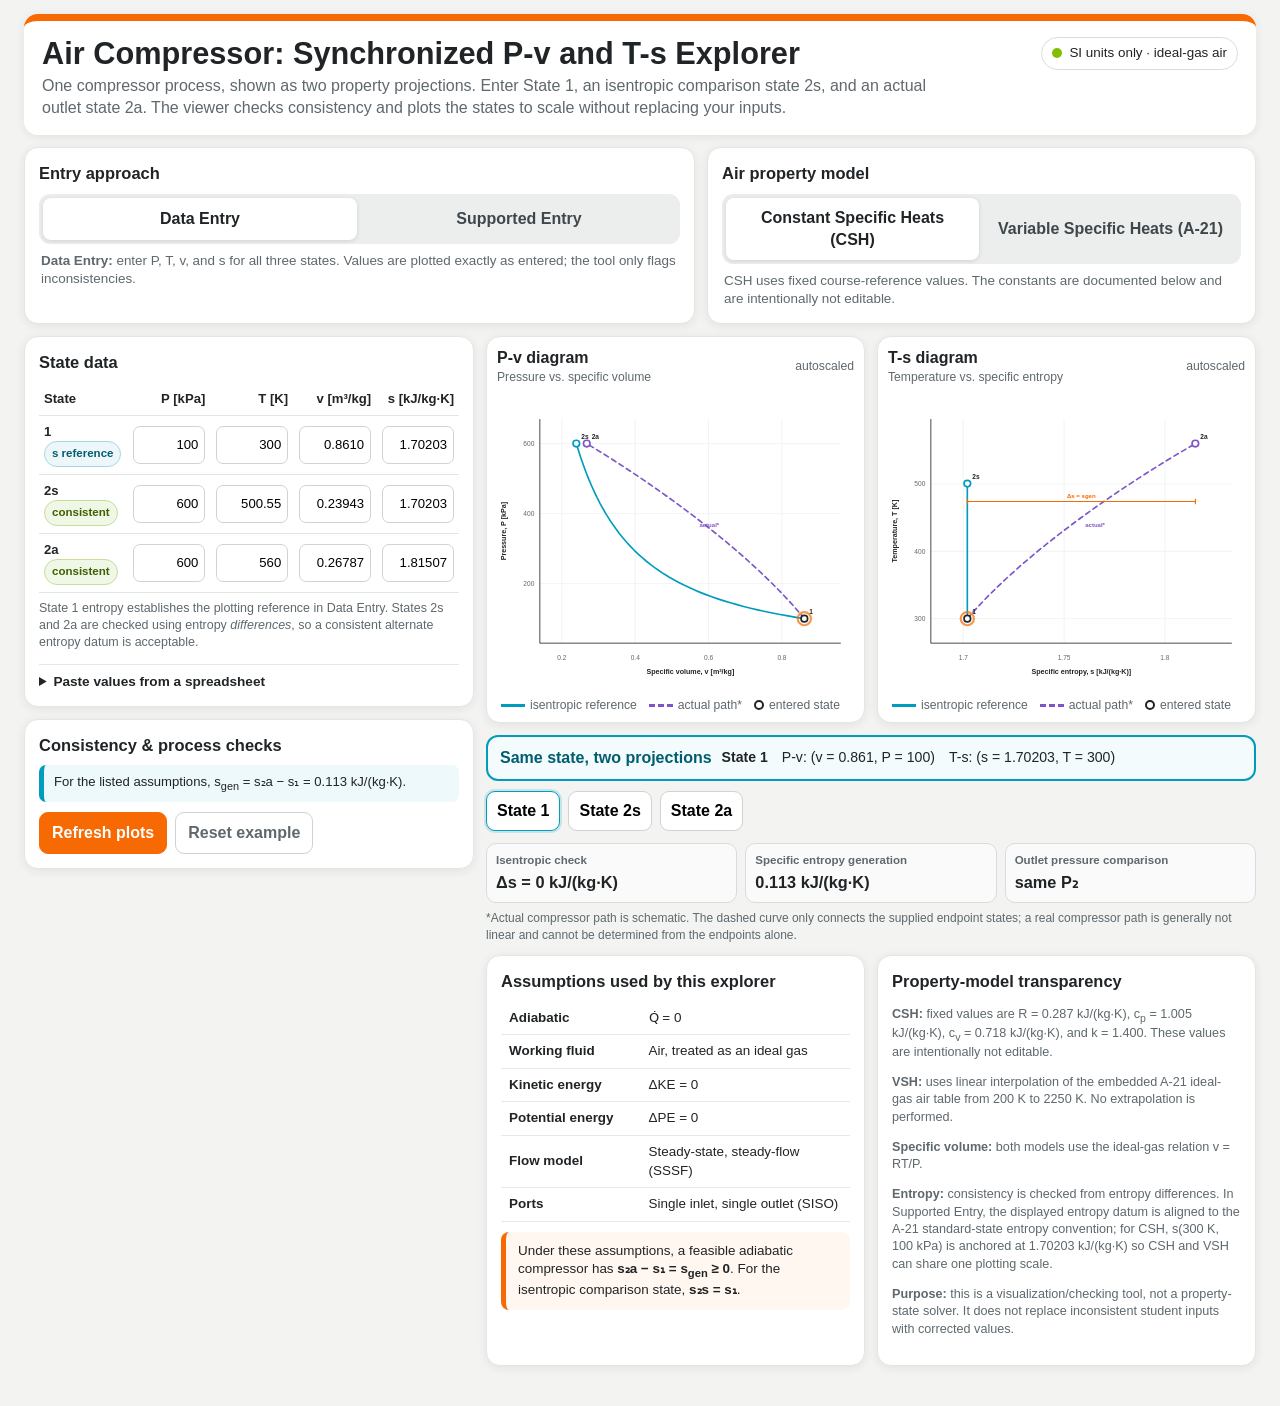
<file: problems/IsentropicGUI.html>
<!doctype html>
<html lang="en">
<head>
<meta charset="utf-8" />
<meta name="viewport" content="width=device-width, initial-scale=1, viewport-fit=cover" />
<title>Air Compressor P-v / T-s Explorer | MCET 530</title>
<style>
:root{
  --orange:#F76902; --light-gray:#D0D3D4; --mid-gray:#A2AAAD; --dark-gray:#7C878E;
  --dark-beige:#ACA39A; --light-beige:#D7D2CB; --dark-green:#84BD00; --light-green:#C4D600;
  --blue:#009CBD; --purple:#7D55C7; --red:#DA291C; --yellow:#F6BE00;
  --ink:#202426; --muted:#5e686d; --paper:#ffffff; --panel:#f7f7f5; --line:#d9dcdd;
  --shadow:0 2px 10px rgba(32,36,38,.08); --radius:14px;
}
*{box-sizing:border-box}
html{scroll-behavior:smooth}
body{margin:0;background:#f3f4f2;color:var(--ink);font-family:Arial,Helvetica,sans-serif;line-height:1.38}
button,input,select,textarea{font:inherit}
button{touch-action:manipulation}
.app{max-width:1440px;margin:auto;padding:14px clamp(10px,2vw,24px) 40px}
.header{background:var(--paper);border-top:7px solid var(--orange);border-radius:var(--radius);box-shadow:var(--shadow);padding:16px 18px;margin-bottom:12px}
.header-grid{display:grid;grid-template-columns:minmax(0,1fr) auto;gap:14px;align-items:start}
h1{font-size:clamp(1.45rem,2.4vw,2.1rem);margin:0 0 4px;line-height:1.1}
.subtitle{margin:0;color:var(--muted);max-width:900px}
.badge{display:inline-flex;align-items:center;gap:7px;border:1px solid var(--line);background:#fff;border-radius:999px;padding:6px 10px;font-size:.84rem;white-space:nowrap}
.dot{width:10px;height:10px;border-radius:50%;background:var(--dark-green);display:inline-block}
.controlbar{display:grid;grid-template-columns:1.1fr .9fr;gap:12px;margin-bottom:12px}
.card{min-width:0;background:var(--paper);border:1px solid #e4e6e6;border-radius:var(--radius);box-shadow:var(--shadow);padding:14px}
.card h2,.card h3{margin:0 0 9px}.card h2{font-size:1.03rem}.card h3{font-size:.96rem}
.segmented{display:flex;gap:5px;background:#eceeed;border-radius:11px;padding:4px;flex-wrap:wrap}
.segmented button{border:0;background:transparent;color:#3e474b;border-radius:8px;padding:9px 12px;min-height:42px;cursor:pointer;font-weight:700;flex:1}
.segmented button.active{background:white;color:var(--ink);box-shadow:0 1px 4px rgba(0,0,0,.12);outline:2px solid transparent}
.segmented button:focus-visible,.btn:focus-visible,input:focus-visible,textarea:focus-visible{outline:3px solid rgba(0,156,189,.3);outline-offset:2px}
.mode-note,.model-note{font-size:.84rem;color:var(--muted);margin:8px 2px 0}
.layout{display:grid;grid-template-columns:minmax(0,450px) minmax(0,1fr);gap:12px;align-items:start}
.sidebar{min-width:0;display:grid;gap:12px;position:sticky;top:8px}
.field-grid{display:grid;grid-template-columns:repeat(2,minmax(0,1fr));gap:9px}
.field label{display:block;font-size:.78rem;color:var(--muted);font-weight:700;margin-bottom:4px}
.field input{width:100%;border:1px solid var(--light-gray);border-radius:9px;padding:9px;background:#fff;min-height:42px}
.help{font-size:.78rem;color:var(--muted);margin-top:7px}
.state-table-wrap{overflow-x:auto}
table{border-collapse:collapse;width:100%}
.state-table th,.state-table td{border-bottom:1px solid #e3e5e5;padding:7px 5px;text-align:right;font-size:.82rem;white-space:nowrap}
.state-table th:first-child,.state-table td:first-child{text-align:left;position:sticky;left:0;background:white;z-index:1}
.state-table input{width:72px;min-height:38px;padding:6px;border:1px solid var(--light-gray);border-radius:7px;text-align:right}
.state-name{font-weight:800}.status-pill{display:inline-block;border-radius:999px;padding:4px 7px;font-size:.72rem;font-weight:800;border:1px solid transparent}
.status-ok{background:#eff7e7;color:#425f00;border-color:#c9dd99}.status-warn{background:#fff8d5;color:#725900;border-color:#efd25f}.status-bad{background:#fdebea;color:#8a1e17;border-color:#e3a09b}.status-ref{background:#edf7fa;color:#005e70;border-color:#a6d8e3}
.btnrow{display:flex;gap:8px;flex-wrap:wrap;margin-top:10px}.btn{border:1px solid var(--dark-gray);background:white;border-radius:9px;padding:9px 12px;min-height:42px;cursor:pointer;font-weight:700}.btn.primary{background:var(--orange);color:white;border-color:var(--orange)}.btn.secondary{border-color:var(--blue);color:#006b7e}.btn.ghost{border-color:var(--light-gray);color:var(--muted)}
details{border-top:1px solid #e5e7e7;margin-top:10px;padding-top:8px}summary{cursor:pointer;font-weight:700;font-size:.85rem}.pastebox{margin-top:8px}.pastebox textarea{width:100%;min-height:84px;border:1px solid var(--light-gray);border-radius:8px;padding:8px;font-family:Consolas,monospace;font-size:.78rem}
.validation{display:grid;gap:7px}.message{border-left:5px solid var(--mid-gray);background:#f5f6f6;padding:8px 10px;border-radius:7px;font-size:.82rem}.message.ok{border-color:var(--dark-green);background:#f4f8ee}.message.warn{border-color:var(--yellow);background:#fffaf0}.message.bad{border-color:var(--red);background:#fff1f0}.message.info{border-color:var(--blue);background:#eef9fb}.message strong{font-weight:900}
.mobile-tabs{display:none;margin-bottom:8px}
.plot-grid{display:grid;grid-template-columns:repeat(2,minmax(0,1fr));gap:12px}.plot-card{padding:10px 10px 8px;min-width:0}.plot-head{display:flex;justify-content:space-between;align-items:center;gap:8px;margin-bottom:5px}.plot-title{font-weight:900}.plot-sub{color:var(--muted);font-size:.76rem}.plot-wrap{width:100%;aspect-ratio:1.22/1;min-height:300px}.plot-wrap svg{display:block;width:100%;height:100%;overflow:visible;touch-action:pan-y;background:#fff;border-radius:10px}.legend{display:flex;gap:12px;flex-wrap:wrap;font-size:.76rem;color:var(--muted);padding:6px 4px 0}.key{display:inline-flex;align-items:center;gap:5px}.linekey{width:24px;height:0;border-top:3px solid var(--blue)}.linekey.actual{border-top-color:var(--purple);border-top-style:dashed}.pointkey{width:10px;height:10px;border:2px solid var(--ink);background:white;border-radius:50%}
.state-link{margin-top:12px;border:2px solid var(--blue);border-radius:12px;background:#f4fbfc;padding:10px 12px;display:grid;grid-template-columns:auto 1fr;gap:10px;align-items:center}.state-link .link-label{font-weight:900;color:#005d70}.state-link .coords{display:flex;gap:14px;flex-wrap:wrap;font-size:.88rem}.state-link .coords span{white-space:nowrap}
.state-buttons{display:flex;gap:8px;flex-wrap:wrap;margin-top:10px}.state-buttons button{min-width:64px;border:1px solid var(--light-gray);background:white;border-radius:9px;padding:8px 10px;cursor:pointer;font-weight:800}.state-buttons button.active{border-color:var(--blue);box-shadow:0 0 0 2px rgba(0,156,189,.18)}
.process-summary{margin-top:12px;display:grid;grid-template-columns:repeat(3,minmax(0,1fr));gap:8px}.metric{border:1px solid var(--line);border-radius:10px;padding:9px;background:#fafafa}.metric .k{font-size:.72rem;color:var(--muted);font-weight:700}.metric .v{font-size:1.02rem;font-weight:900;margin-top:2px}.metric.impossible{border-color:var(--red);background:#fff1f0}.metric.impossible .v{color:#9b1d16}
.notes{margin-top:12px}.notes-grid{display:grid;grid-template-columns:1fr 1fr;gap:12px}.assump-table td{padding:7px 8px;border-bottom:1px solid #e7e8e8;font-size:.84rem}.assump-table td:first-child{font-weight:900;width:40%}.fine{font-size:.79rem;color:var(--muted)}
.callout{border-left:5px solid var(--orange);background:#fff7f0;border-radius:8px;padding:10px 12px;font-size:.84rem}.asterisk{font-size:.75rem;color:var(--muted);margin-top:7px}
.sr-only{position:absolute!important;width:1px;height:1px;padding:0;margin:-1px;overflow:hidden;clip:rect(0,0,0,0);white-space:nowrap;border:0}
@media(max-width:980px){.layout{grid-template-columns:1fr}.sidebar{position:static}.controlbar{grid-template-columns:1fr 1fr}.plot-wrap{min-height:280px}}
@media(max-width:760px){
 .app{padding:8px 8px 30px}.header{padding:13px}.header-grid{grid-template-columns:1fr}.header .badge{justify-self:start}
 .controlbar{grid-template-columns:1fr}.sidebar{gap:8px}.mobile-tabs{display:flex}.plot-grid{grid-template-columns:1fr}
 .plot-grid[data-mobile-view="pv"] .plot-card.ts-card{display:none}.plot-grid[data-mobile-view="ts"] .plot-card.pv-card{display:none}.plot-grid[data-mobile-view="split"] .plot-card{display:block}
 .plot-wrap{min-height:330px;aspect-ratio:1/1}.state-link{grid-template-columns:1fr}.process-summary{grid-template-columns:1fr 1fr}.notes-grid{grid-template-columns:1fr}
 .state-table th,.state-table td{font-size:.77rem}.state-table input{width:68px}.field-grid{grid-template-columns:1fr 1fr}
}
@media(max-width:430px){.plot-wrap{min-height:300px}.process-summary{grid-template-columns:1fr}.field-grid{grid-template-columns:1fr}.segmented button{padding:8px 7px}.header{border-top-width:5px}}
</style>
</head>
<body>
<div class="app">
<header class="header">
  <div class="header-grid">
    <div>
      <h1>Air Compressor: Synchronized P-v and T-s Explorer</h1>
      <p class="subtitle">One compressor process, shown as two property projections. Enter State 1, an isentropic comparison state 2s, and an actual outlet state 2a. The viewer checks consistency and plots the states to scale without replacing your inputs.</p>
    </div>
    <div class="badge"><span class="dot"></span> SI units only · ideal-gas air</div>
  </div>
</header>

<section class="controlbar">
  <div class="card">
    <h2>Entry approach</h2>
    <div class="segmented" role="group" aria-label="Entry approach">
      <button id="modeData" class="active" type="button" aria-pressed="true">Data Entry</button>
      <button id="modeSupported" type="button" aria-pressed="false">Supported Entry</button>
    </div>
    <p id="modeNote" class="mode-note"><strong>Data Entry:</strong> enter P, T, v, and s for all three states. Values are plotted exactly as entered; the tool only flags inconsistencies.</p>
  </div>
  <div class="card">
    <h2>Air property model</h2>
    <div class="segmented" role="group" aria-label="Air property model">
      <button id="modelCSH" class="active" type="button" aria-pressed="true">Constant Specific Heats (CSH)</button>
      <button id="modelVSH" type="button" aria-pressed="false">Variable Specific Heats (A-21)</button>
    </div>
    <p id="modelNote" class="model-note">CSH uses fixed course-reference values. The constants are documented below and are intentionally not editable.</p>
  </div>
</section>

<div class="layout">
<aside class="sidebar">
  <section class="card" id="dataEntryCard">
    <h2>State data</h2>
    <div class="state-table-wrap">
      <table class="state-table" aria-label="State data entry">
        <thead><tr><th>State</th><th>P [kPa]</th><th>T [K]</th><th>v [m³/kg]</th><th>s [kJ/kg·K]</th></tr></thead>
        <tbody>
          <tr data-state="1"><td><span class="state-name">1</span><br><span id="status1" class="status-pill status-ref">s reference</span></td><td><input id="d_p1" inputmode="decimal" value="100"></td><td><input id="d_t1" inputmode="decimal" value="300"></td><td><input id="d_v1" inputmode="decimal" value="0.8610"></td><td><input id="d_s1" inputmode="decimal" value="1.70203"></td></tr>
          <tr data-state="2s"><td><span class="state-name">2s</span><br><span id="status2s" class="status-pill status-ok">consistent</span></td><td><input id="d_p2s" inputmode="decimal" value="600"></td><td><input id="d_t2s" inputmode="decimal" value="500.55"></td><td><input id="d_v2s" inputmode="decimal" value="0.23943"></td><td><input id="d_s2s" inputmode="decimal" value="1.70203"></td></tr>
          <tr data-state="2a"><td><span class="state-name">2a</span><br><span id="status2a" class="status-pill status-ok">consistent</span></td><td><input id="d_p2a" inputmode="decimal" value="600"></td><td><input id="d_t2a" inputmode="decimal" value="560"></td><td><input id="d_v2a" inputmode="decimal" value="0.26787"></td><td><input id="d_s2a" inputmode="decimal" value="1.81507"></td></tr>
        </tbody>
      </table>
    </div>
    <p class="help">State 1 entropy establishes the plotting reference in Data Entry. States 2s and 2a are checked using entropy <em>differences</em>, so a consistent alternate entropy datum is acceptable.</p>
    <details>
      <summary>Paste values from a spreadsheet</summary>
      <div class="pastebox">
        <p class="help">Paste three rows in the order 1, 2s, 2a. Each row must contain P, T, v, s separated by tabs or commas.</p>
        <textarea id="pasteArea" placeholder="100, 300, 0.8610, 1.70203&#10;600, 500.55, 0.23943, 1.70203&#10;600, 560, 0.26787, 1.81507"></textarea>
        <div class="btnrow"><button class="btn secondary" id="pasteApply" type="button">Apply pasted values</button></div>
      </div>
    </details>
  </section>

  <section class="card" id="supportedCard" hidden>
    <h2>Supported state entry</h2>
    <p class="help" style="margin-top:-2px">You still provide State 2s. The explorer derives only the v and s coordinates needed for plotting and checks whether your proposed 2s is isentropic.</p>
    <div class="field-grid">
      <div class="field"><label for="g_p1">P₁ [kPa]</label><input id="g_p1" inputmode="decimal" value="100"></div>
      <div class="field"><label for="g_t1">T₁ [K]</label><input id="g_t1" inputmode="decimal" value="300"></div>
      <div class="field"><label for="g_p2">Outlet pressure P₂ [kPa]</label><input id="g_p2" inputmode="decimal" value="600"></div>
      <div class="field"><label for="g_t2s">Your T₂s [K]</label><input id="g_t2s" inputmode="decimal" value="500.55"></div>
      <div class="field"><label for="g_t2a">Actual T₂a [K]</label><input id="g_t2a" inputmode="decimal" value="560"></div>
    </div>
    <div class="state-table-wrap" style="margin-top:10px">
      <table class="state-table" aria-label="Derived plotting coordinates">
        <thead><tr><th>State</th><th>P [kPa]</th><th>T [K]</th><th>v [m³/kg]</th><th>s [kJ/kg·K]</th></tr></thead>
        <tbody id="guidedDerived"></tbody>
      </table>
    </div>
  </section>

  <section class="card">
    <h2>Consistency & process checks</h2>
    <div id="validation" class="validation" aria-live="polite"></div>
    <div class="btnrow"><button class="btn primary" id="refreshBtn" type="button">Refresh plots</button><button class="btn ghost" id="resetBtn" type="button">Reset example</button></div>
  </section>
</aside>

<main>
  <div class="mobile-tabs segmented" role="group" aria-label="Mobile plot view">
    <button class="active" type="button" data-view="pv">P-v</button><button type="button" data-view="ts">T-s</button><button type="button" data-view="split">Split</button>
  </div>
  <section id="plotGrid" class="plot-grid" data-mobile-view="pv">
    <div class="card plot-card pv-card">
      <div class="plot-head"><div><div class="plot-title">P-v diagram</div><div class="plot-sub">Pressure vs. specific volume</div></div><div class="plot-sub" id="pvScaleNote">autoscaled</div></div>
      <div class="plot-wrap"><svg id="pvPlot" role="img" aria-label="Pressure specific-volume diagram"></svg></div>
      <div class="legend"><span class="key"><span class="linekey"></span>isentropic reference</span><span class="key"><span class="linekey actual"></span>actual path*</span><span class="key"><span class="pointkey"></span>entered state</span></div>
    </div>
    <div class="card plot-card ts-card">
      <div class="plot-head"><div><div class="plot-title">T-s diagram</div><div class="plot-sub">Temperature vs. specific entropy</div></div><div class="plot-sub" id="tsScaleNote">autoscaled</div></div>
      <div class="plot-wrap"><svg id="tsPlot" role="img" aria-label="Temperature entropy diagram"></svg></div>
      <div class="legend"><span class="key"><span class="linekey"></span>isentropic reference</span><span class="key"><span class="linekey actual"></span>actual path*</span><span class="key"><span class="pointkey"></span>entered state</span></div>
    </div>
  </section>

  <section class="state-link" aria-live="polite">
    <div class="link-label">Same state, two projections</div>
    <div class="coords" id="linkCoords"></div>
  </section>
  <div class="state-buttons" aria-label="Highlight state">
    <button type="button" data-highlight="1" class="active">State 1</button>
    <button type="button" data-highlight="2s">State 2s</button>
    <button type="button" data-highlight="2a">State 2a</button>
  </div>

  <section class="process-summary">
    <div class="metric"><div class="k">Isentropic check</div><div class="v" id="isoMetric">—</div></div>
    <div class="metric" id="sgenMetricCard"><div class="k">Specific entropy generation</div><div class="v" id="sgenMetric">—</div></div>
    <div class="metric"><div class="k">Outlet pressure comparison</div><div class="v" id="pressureMetric">—</div></div>
  </section>

  <p class="asterisk">*Actual compressor path is schematic. The dashed curve only connects the supplied endpoint states; a real compressor path is generally not linear and cannot be determined from the endpoints alone.</p>

  <section class="notes notes-grid">
    <div class="card">
      <h2>Assumptions used by this explorer</h2>
      <table class="assump-table">
        <tr><td>Adiabatic</td><td>Q̇ = 0</td></tr>
        <tr><td>Working fluid</td><td>Air, treated as an ideal gas</td></tr>
        <tr><td>Kinetic energy</td><td>ΔKE = 0</td></tr>
        <tr><td>Potential energy</td><td>ΔPE = 0</td></tr>
        <tr><td>Flow model</td><td>Steady-state, steady-flow (SSSF)</td></tr>
        <tr><td>Ports</td><td>Single inlet, single outlet (SISO)</td></tr>
      </table>
      <div class="callout" style="margin-top:10px">Under these assumptions, a feasible adiabatic compressor has <strong>s₂a − s₁ = s<sub>gen</sub> ≥ 0</strong>. For the isentropic comparison state, <strong>s₂s = s₁</strong>.</div>
    </div>

    <div class="card">
      <h2>Property-model transparency</h2>
      <p class="fine"><strong>CSH:</strong> fixed values are R = 0.287 kJ/(kg·K), c<sub>p</sub> = 1.005 kJ/(kg·K), c<sub>v</sub> = 0.718 kJ/(kg·K), and k = 1.400. These values are intentionally not editable.</p>
      <p class="fine"><strong>VSH:</strong> uses linear interpolation of the embedded A-21 ideal-gas air table from 200 K to 2250 K. No extrapolation is performed.</p>
      <p class="fine"><strong>Specific volume:</strong> both models use the ideal-gas relation v = RT/P.</p>
      <p class="fine"><strong>Entropy:</strong> consistency is checked from entropy differences. In Supported Entry, the displayed entropy datum is aligned to the A-21 standard-state entropy convention; for CSH, s(300 K, 100 kPa) is anchored at 1.70203 kJ/(kg·K) so CSH and VSH can share one plotting scale.</p>
      <p class="fine"><strong>Purpose:</strong> this is a visualization/checking tool, not a property-state solver. It does not replace inconsistent student inputs with corrected values.</p>
    </div>
  </section>
</main>
</div>
</div>

<script>
'use strict';
const A21=[{"T_K":200,"h_kJ_kg":199.97,"Pr":0.3363,"u_kJ_kg":142.56,"v_r":1707.0,"s0_kJ_kg_K":1.29559},{"T_K":210,"h_kJ_kg":209.97,"Pr":0.3987,"u_kJ_kg":149.69,"v_r":1512.0,"s0_kJ_kg_K":1.34444},{"T_K":220,"h_kJ_kg":219.97,"Pr":0.469,"u_kJ_kg":156.82,"v_r":1346.0,"s0_kJ_kg_K":1.39105},{"T_K":230,"h_kJ_kg":230.02,"Pr":0.5477,"u_kJ_kg":164.0,"v_r":1205.0,"s0_kJ_kg_K":1.43557},{"T_K":240,"h_kJ_kg":240.02,"Pr":0.6355,"u_kJ_kg":171.13,"v_r":1084.0,"s0_kJ_kg_K":1.47824},{"T_K":250,"h_kJ_kg":250.05,"Pr":0.7329,"u_kJ_kg":178.28,"v_r":979.0,"s0_kJ_kg_K":1.51917},{"T_K":260,"h_kJ_kg":260.09,"Pr":0.8405,"u_kJ_kg":185.45,"v_r":887.8,"s0_kJ_kg_K":1.55848},{"T_K":270,"h_kJ_kg":270.11,"Pr":0.959,"u_kJ_kg":192.6,"v_r":808.0,"s0_kJ_kg_K":1.59634},{"T_K":280,"h_kJ_kg":280.13,"Pr":1.0889,"u_kJ_kg":199.75,"v_r":738.0,"s0_kJ_kg_K":1.63279},{"T_K":285,"h_kJ_kg":285.14,"Pr":1.1584,"u_kJ_kg":203.33,"v_r":706.1,"s0_kJ_kg_K":1.65055},{"T_K":290,"h_kJ_kg":290.16,"Pr":1.2311,"u_kJ_kg":206.91,"v_r":676.1,"s0_kJ_kg_K":1.66802},{"T_K":295,"h_kJ_kg":295.17,"Pr":1.3068,"u_kJ_kg":210.49,"v_r":647.9,"s0_kJ_kg_K":1.68515},{"T_K":298,"h_kJ_kg":298.18,"Pr":1.3543,"u_kJ_kg":212.64,"v_r":631.9,"s0_kJ_kg_K":1.69528},{"T_K":300,"h_kJ_kg":300.19,"Pr":1.386,"u_kJ_kg":214.07,"v_r":621.2,"s0_kJ_kg_K":1.70203},{"T_K":305,"h_kJ_kg":305.22,"Pr":1.4686,"u_kJ_kg":217.67,"v_r":596.0,"s0_kJ_kg_K":1.71865},{"T_K":310,"h_kJ_kg":310.24,"Pr":1.5546,"u_kJ_kg":221.25,"v_r":572.3,"s0_kJ_kg_K":1.73498},{"T_K":315,"h_kJ_kg":315.27,"Pr":1.6442,"u_kJ_kg":224.85,"v_r":549.8,"s0_kJ_kg_K":1.75106},{"T_K":320,"h_kJ_kg":320.29,"Pr":1.7375,"u_kJ_kg":228.42,"v_r":528.6,"s0_kJ_kg_K":1.7669},{"T_K":325,"h_kJ_kg":325.31,"Pr":1.8345,"u_kJ_kg":232.02,"v_r":508.4,"s0_kJ_kg_K":1.78249},{"T_K":330,"h_kJ_kg":330.34,"Pr":1.9352,"u_kJ_kg":235.61,"v_r":489.4,"s0_kJ_kg_K":1.79783},{"T_K":340,"h_kJ_kg":340.42,"Pr":2.149,"u_kJ_kg":242.82,"v_r":454.1,"s0_kJ_kg_K":1.8279},{"T_K":350,"h_kJ_kg":350.49,"Pr":2.379,"u_kJ_kg":250.02,"v_r":422.2,"s0_kJ_kg_K":1.85708},{"T_K":360,"h_kJ_kg":360.58,"Pr":2.626,"u_kJ_kg":257.24,"v_r":393.4,"s0_kJ_kg_K":1.88543},{"T_K":370,"h_kJ_kg":370.67,"Pr":2.892,"u_kJ_kg":264.46,"v_r":367.2,"s0_kJ_kg_K":1.91313},{"T_K":380,"h_kJ_kg":380.77,"Pr":3.176,"u_kJ_kg":271.69,"v_r":343.4,"s0_kJ_kg_K":1.94001},{"T_K":390,"h_kJ_kg":390.88,"Pr":3.481,"u_kJ_kg":278.93,"v_r":321.5,"s0_kJ_kg_K":1.96633},{"T_K":400,"h_kJ_kg":400.98,"Pr":3.806,"u_kJ_kg":286.16,"v_r":301.6,"s0_kJ_kg_K":1.99194},{"T_K":410,"h_kJ_kg":411.12,"Pr":4.153,"u_kJ_kg":293.43,"v_r":283.3,"s0_kJ_kg_K":2.01699},{"T_K":420,"h_kJ_kg":421.26,"Pr":4.522,"u_kJ_kg":300.69,"v_r":266.6,"s0_kJ_kg_K":2.04142},{"T_K":430,"h_kJ_kg":431.43,"Pr":4.915,"u_kJ_kg":307.99,"v_r":251.1,"s0_kJ_kg_K":2.06533},{"T_K":440,"h_kJ_kg":441.61,"Pr":5.332,"u_kJ_kg":315.3,"v_r":236.8,"s0_kJ_kg_K":2.0887},{"T_K":450,"h_kJ_kg":451.8,"Pr":5.775,"u_kJ_kg":322.62,"v_r":223.6,"s0_kJ_kg_K":2.11161},{"T_K":460,"h_kJ_kg":462.02,"Pr":6.245,"u_kJ_kg":329.97,"v_r":211.4,"s0_kJ_kg_K":2.13407},{"T_K":470,"h_kJ_kg":472.24,"Pr":6.742,"u_kJ_kg":337.32,"v_r":200.1,"s0_kJ_kg_K":2.15604},{"T_K":480,"h_kJ_kg":482.49,"Pr":7.268,"u_kJ_kg":344.7,"v_r":189.5,"s0_kJ_kg_K":2.1776},{"T_K":490,"h_kJ_kg":492.74,"Pr":7.824,"u_kJ_kg":352.08,"v_r":179.7,"s0_kJ_kg_K":2.19876},{"T_K":500,"h_kJ_kg":503.02,"Pr":8.411,"u_kJ_kg":359.49,"v_r":170.6,"s0_kJ_kg_K":2.21952},{"T_K":510,"h_kJ_kg":513.32,"Pr":9.031,"u_kJ_kg":366.92,"v_r":162.1,"s0_kJ_kg_K":2.23993},{"T_K":520,"h_kJ_kg":523.63,"Pr":9.684,"u_kJ_kg":374.36,"v_r":154.1,"s0_kJ_kg_K":2.25997},{"T_K":530,"h_kJ_kg":533.98,"Pr":10.37,"u_kJ_kg":381.84,"v_r":146.7,"s0_kJ_kg_K":2.27967},{"T_K":540,"h_kJ_kg":544.35,"Pr":11.1,"u_kJ_kg":389.34,"v_r":139.7,"s0_kJ_kg_K":2.29906},{"T_K":550,"h_kJ_kg":555.74,"Pr":11.86,"u_kJ_kg":396.86,"v_r":133.1,"s0_kJ_kg_K":2.31809},{"T_K":560,"h_kJ_kg":565.17,"Pr":12.66,"u_kJ_kg":404.42,"v_r":127.0,"s0_kJ_kg_K":2.33685},{"T_K":570,"h_kJ_kg":575.59,"Pr":13.5,"u_kJ_kg":411.97,"v_r":121.2,"s0_kJ_kg_K":2.35531},{"T_K":580,"h_kJ_kg":586.04,"Pr":14.38,"u_kJ_kg":419.55,"v_r":115.7,"s0_kJ_kg_K":2.37348},{"T_K":590,"h_kJ_kg":596.52,"Pr":15.31,"u_kJ_kg":427.15,"v_r":110.6,"s0_kJ_kg_K":2.3914},{"T_K":600,"h_kJ_kg":607.02,"Pr":16.28,"u_kJ_kg":434.78,"v_r":105.8,"s0_kJ_kg_K":2.40902},{"T_K":610,"h_kJ_kg":617.53,"Pr":17.3,"u_kJ_kg":442.42,"v_r":101.2,"s0_kJ_kg_K":2.42644},{"T_K":620,"h_kJ_kg":628.07,"Pr":18.36,"u_kJ_kg":450.09,"v_r":96.92,"s0_kJ_kg_K":2.44356},{"T_K":630,"h_kJ_kg":638.63,"Pr":19.84,"u_kJ_kg":457.78,"v_r":92.84,"s0_kJ_kg_K":2.46048},{"T_K":640,"h_kJ_kg":649.22,"Pr":20.64,"u_kJ_kg":465.5,"v_r":88.99,"s0_kJ_kg_K":2.47716},{"T_K":650,"h_kJ_kg":659.84,"Pr":21.86,"u_kJ_kg":473.25,"v_r":85.34,"s0_kJ_kg_K":2.49364},{"T_K":660,"h_kJ_kg":670.47,"Pr":23.13,"u_kJ_kg":481.01,"v_r":81.89,"s0_kJ_kg_K":2.50985},{"T_K":670,"h_kJ_kg":681.14,"Pr":24.46,"u_kJ_kg":488.81,"v_r":78.61,"s0_kJ_kg_K":2.52589},{"T_K":680,"h_kJ_kg":691.82,"Pr":25.85,"u_kJ_kg":496.62,"v_r":75.5,"s0_kJ_kg_K":2.54175},{"T_K":690,"h_kJ_kg":702.52,"Pr":27.29,"u_kJ_kg":504.45,"v_r":72.56,"s0_kJ_kg_K":2.55731},{"T_K":700,"h_kJ_kg":713.27,"Pr":28.8,"u_kJ_kg":512.33,"v_r":69.76,"s0_kJ_kg_K":2.57277},{"T_K":710,"h_kJ_kg":724.04,"Pr":30.38,"u_kJ_kg":520.23,"v_r":67.07,"s0_kJ_kg_K":2.5881},{"T_K":720,"h_kJ_kg":734.82,"Pr":32.02,"u_kJ_kg":528.14,"v_r":64.53,"s0_kJ_kg_K":2.60319},{"T_K":730,"h_kJ_kg":745.62,"Pr":33.72,"u_kJ_kg":536.07,"v_r":62.13,"s0_kJ_kg_K":2.61803},{"T_K":740,"h_kJ_kg":756.44,"Pr":35.5,"u_kJ_kg":544.02,"v_r":59.82,"s0_kJ_kg_K":2.6328},{"T_K":750,"h_kJ_kg":767.29,"Pr":37.35,"u_kJ_kg":551.99,"v_r":57.63,"s0_kJ_kg_K":2.64737},{"T_K":760,"h_kJ_kg":778.18,"Pr":39.27,"u_kJ_kg":560.01,"v_r":55.54,"s0_kJ_kg_K":2.66176},{"T_K":780,"h_kJ_kg":800.03,"Pr":43.35,"u_kJ_kg":576.12,"v_r":51.64,"s0_kJ_kg_K":2.69013},{"T_K":800,"h_kJ_kg":821.95,"Pr":47.75,"u_kJ_kg":592.3,"v_r":48.08,"s0_kJ_kg_K":2.71787},{"T_K":820,"h_kJ_kg":843.98,"Pr":52.59,"u_kJ_kg":608.59,"v_r":44.84,"s0_kJ_kg_K":2.74504},{"T_K":840,"h_kJ_kg":866.08,"Pr":57.6,"u_kJ_kg":624.95,"v_r":41.85,"s0_kJ_kg_K":2.7717},{"T_K":860,"h_kJ_kg":888.27,"Pr":63.09,"u_kJ_kg":641.4,"v_r":39.12,"s0_kJ_kg_K":2.79783},{"T_K":880,"h_kJ_kg":910.56,"Pr":68.98,"u_kJ_kg":657.95,"v_r":36.61,"s0_kJ_kg_K":2.82344},{"T_K":900,"h_kJ_kg":932.93,"Pr":75.29,"u_kJ_kg":674.58,"v_r":34.31,"s0_kJ_kg_K":2.84856},{"T_K":920,"h_kJ_kg":955.38,"Pr":82.05,"u_kJ_kg":691.28,"v_r":32.18,"s0_kJ_kg_K":2.87324},{"T_K":940,"h_kJ_kg":977.92,"Pr":89.28,"u_kJ_kg":708.08,"v_r":30.22,"s0_kJ_kg_K":2.89748},{"T_K":960,"h_kJ_kg":1000.55,"Pr":97.0,"u_kJ_kg":725.02,"v_r":28.4,"s0_kJ_kg_K":2.92128},{"T_K":980,"h_kJ_kg":1023.25,"Pr":105.2,"u_kJ_kg":741.98,"v_r":26.73,"s0_kJ_kg_K":2.94468},{"T_K":1000,"h_kJ_kg":1046.04,"Pr":114.0,"u_kJ_kg":758.94,"v_r":25.17,"s0_kJ_kg_K":2.9677},{"T_K":1020,"h_kJ_kg":1068.89,"Pr":123.4,"u_kJ_kg":776.1,"v_r":23.72,"s0_kJ_kg_K":2.99034},{"T_K":1040,"h_kJ_kg":1091.85,"Pr":133.3,"u_kJ_kg":793.36,"v_r":23.29,"s0_kJ_kg_K":3.0126},{"T_K":1060,"h_kJ_kg":1114.86,"Pr":143.9,"u_kJ_kg":810.62,"v_r":21.14,"s0_kJ_kg_K":3.03449},{"T_K":1080,"h_kJ_kg":1137.89,"Pr":155.2,"u_kJ_kg":827.88,"v_r":19.98,"s0_kJ_kg_K":3.05608},{"T_K":1100,"h_kJ_kg":1161.07,"Pr":167.1,"u_kJ_kg":845.33,"v_r":18.896,"s0_kJ_kg_K":3.07732},{"T_K":1120,"h_kJ_kg":1184.28,"Pr":179.7,"u_kJ_kg":862.79,"v_r":17.886,"s0_kJ_kg_K":3.09825},{"T_K":1140,"h_kJ_kg":1207.57,"Pr":193.1,"u_kJ_kg":880.35,"v_r":16.946,"s0_kJ_kg_K":3.11883},{"T_K":1160,"h_kJ_kg":1230.92,"Pr":207.2,"u_kJ_kg":897.91,"v_r":16.064,"s0_kJ_kg_K":3.13916},{"T_K":1180,"h_kJ_kg":1254.34,"Pr":222.2,"u_kJ_kg":915.57,"v_r":15.241,"s0_kJ_kg_K":3.15916},{"T_K":1200,"h_kJ_kg":1277.79,"Pr":238.0,"u_kJ_kg":933.33,"v_r":14.47,"s0_kJ_kg_K":3.17888},{"T_K":1220,"h_kJ_kg":1301.31,"Pr":254.7,"u_kJ_kg":951.09,"v_r":13.747,"s0_kJ_kg_K":3.19834},{"T_K":1240,"h_kJ_kg":1324.93,"Pr":272.3,"u_kJ_kg":968.95,"v_r":13.069,"s0_kJ_kg_K":3.21751},{"T_K":1260,"h_kJ_kg":1348.55,"Pr":290.8,"u_kJ_kg":986.9,"v_r":12.435,"s0_kJ_kg_K":3.23638},{"T_K":1280,"h_kJ_kg":1372.24,"Pr":310.4,"u_kJ_kg":1004.76,"v_r":11.835,"s0_kJ_kg_K":3.2551},{"T_K":1300,"h_kJ_kg":1395.97,"Pr":330.9,"u_kJ_kg":1022.82,"v_r":11.275,"s0_kJ_kg_K":3.27345},{"T_K":1320,"h_kJ_kg":1419.76,"Pr":352.5,"u_kJ_kg":1040.88,"v_r":10.747,"s0_kJ_kg_K":3.2916},{"T_K":1340,"h_kJ_kg":1443.6,"Pr":375.3,"u_kJ_kg":1058.94,"v_r":10.247,"s0_kJ_kg_K":3.30959},{"T_K":1360,"h_kJ_kg":1467.49,"Pr":399.1,"u_kJ_kg":1077.1,"v_r":9.78,"s0_kJ_kg_K":3.32724},{"T_K":1380,"h_kJ_kg":1491.44,"Pr":424.2,"u_kJ_kg":1095.26,"v_r":9.337,"s0_kJ_kg_K":3.34474},{"T_K":1400,"h_kJ_kg":1515.42,"Pr":450.5,"u_kJ_kg":1113.52,"v_r":8.919,"s0_kJ_kg_K":3.362},{"T_K":1420,"h_kJ_kg":1539.44,"Pr":478.0,"u_kJ_kg":1131.77,"v_r":8.526,"s0_kJ_kg_K":3.37901},{"T_K":1440,"h_kJ_kg":1563.51,"Pr":506.9,"u_kJ_kg":1150.13,"v_r":8.153,"s0_kJ_kg_K":3.39586},{"T_K":1460,"h_kJ_kg":1587.63,"Pr":537.1,"u_kJ_kg":1168.49,"v_r":7.801,"s0_kJ_kg_K":3.41247},{"T_K":1480,"h_kJ_kg":1611.79,"Pr":568.8,"u_kJ_kg":1186.95,"v_r":7.468,"s0_kJ_kg_K":3.42892},{"T_K":1500,"h_kJ_kg":1635.97,"Pr":601.9,"u_kJ_kg":1205.41,"v_r":7.152,"s0_kJ_kg_K":3.44516},{"T_K":1520,"h_kJ_kg":1660.23,"Pr":636.5,"u_kJ_kg":1223.87,"v_r":6.854,"s0_kJ_kg_K":3.4612},{"T_K":1540,"h_kJ_kg":1684.51,"Pr":672.8,"u_kJ_kg":1242.43,"v_r":6.569,"s0_kJ_kg_K":3.47712},{"T_K":1560,"h_kJ_kg":1708.82,"Pr":710.5,"u_kJ_kg":1260.99,"v_r":6.301,"s0_kJ_kg_K":3.49276},{"T_K":1580,"h_kJ_kg":1733.17,"Pr":750.0,"u_kJ_kg":1279.65,"v_r":6.046,"s0_kJ_kg_K":3.50829},{"T_K":1600,"h_kJ_kg":1757.57,"Pr":791.2,"u_kJ_kg":1298.3,"v_r":5.804,"s0_kJ_kg_K":3.52364},{"T_K":1620,"h_kJ_kg":1782.0,"Pr":834.1,"u_kJ_kg":1316.96,"v_r":5.574,"s0_kJ_kg_K":3.53879},{"T_K":1640,"h_kJ_kg":1806.46,"Pr":878.9,"u_kJ_kg":1335.72,"v_r":5.355,"s0_kJ_kg_K":3.55381},{"T_K":1660,"h_kJ_kg":1830.96,"Pr":925.6,"u_kJ_kg":1354.48,"v_r":5.147,"s0_kJ_kg_K":3.56867},{"T_K":1680,"h_kJ_kg":1855.5,"Pr":974.2,"u_kJ_kg":1373.24,"v_r":4.949,"s0_kJ_kg_K":3.58335},{"T_K":1700,"h_kJ_kg":1880.1,"Pr":1025.0,"u_kJ_kg":1392.7,"v_r":4.761,"s0_kJ_kg_K":3.5979},{"T_K":1750,"h_kJ_kg":1941.6,"Pr":1161.0,"u_kJ_kg":1439.8,"v_r":4.328,"s0_kJ_kg_K":3.6336},{"T_K":1800,"h_kJ_kg":2003.3,"Pr":1310.0,"u_kJ_kg":1487.2,"v_r":3.994,"s0_kJ_kg_K":3.6684},{"T_K":1850,"h_kJ_kg":2065.3,"Pr":1475.0,"u_kJ_kg":1534.9,"v_r":3.601,"s0_kJ_kg_K":3.7023},{"T_K":1900,"h_kJ_kg":2127.4,"Pr":1655.0,"u_kJ_kg":1582.6,"v_r":3.295,"s0_kJ_kg_K":3.7354},{"T_K":1950,"h_kJ_kg":2189.7,"Pr":1852.0,"u_kJ_kg":1630.6,"v_r":3.022,"s0_kJ_kg_K":3.7677},{"T_K":2000,"h_kJ_kg":2252.1,"Pr":2068.0,"u_kJ_kg":1678.7,"v_r":2.776,"s0_kJ_kg_K":3.7994},{"T_K":2050,"h_kJ_kg":2314.6,"Pr":2303.0,"u_kJ_kg":1726.8,"v_r":2.555,"s0_kJ_kg_K":3.8303},{"T_K":2100,"h_kJ_kg":2377.7,"Pr":2559.0,"u_kJ_kg":1775.3,"v_r":2.356,"s0_kJ_kg_K":3.8605},{"T_K":2150,"h_kJ_kg":2440.3,"Pr":2837.0,"u_kJ_kg":1823.8,"v_r":2.175,"s0_kJ_kg_K":3.8901},{"T_K":2200,"h_kJ_kg":2503.2,"Pr":3138.0,"u_kJ_kg":1872.4,"v_r":2.012,"s0_kJ_kg_K":3.9191},{"T_K":2250,"h_kJ_kg":2566.4,"Pr":3464.0,"u_kJ_kg":1921.3,"v_r":1.864,"s0_kJ_kg_K":3.9474}];
const C={R:0.287,cp:1.005,cv:0.718,k:1.4,sRef:1.70203,TRef:300,PRef:100};
const COLORS={orange:'#F76902',lightGray:'#D0D3D4',midGray:'#A2AAAD',darkGray:'#7C878E',beige:'#D7D2CB',green:'#84BD00',blue:'#009CBD',purple:'#7D55C7',red:'#DA291C',yellow:'#F6BE00',ink:'#202426'};
const TEMP_MIN=A21[0].T_K, TEMP_MAX=A21[A21.length-1].T_K;
let mode='data', model='csh', highlighted='1';
let lastResult=null;
const $=id=>document.getElementById(id);
const fmt=(x,n=4)=>Number.isFinite(x)?Number(x).toLocaleString(undefined,{maximumFractionDigits:n}):'—';
const val=id=>{const x=parseFloat($(id).value);return Number.isFinite(x)?x:NaN};
function lerp(a,b,t){return a+(b-a)*t}
function clamp(x,a,b){return Math.min(b,Math.max(a,x))}
function relErr(a,b){return Math.abs(a-b)/Math.max(Math.abs(b),1e-12)}
function interpByT(T,key){
  if(T<TEMP_MIN||T>TEMP_MAX) return NaN;
  let lo=0,hi=A21.length-1;
  while(hi-lo>1){const m=(lo+hi)>>1;if(A21[m].T_K<=T)lo=m;else hi=m}
  const a=A21[lo],b=A21[hi]; if(T===a.T_K)return a[key]; if(T===b.T_K)return b[key];
  return lerp(a[key],b[key],(T-a.T_K)/(b.T_K-a.T_K));
}
function invertMonotonic(key,target,outKey='T_K'){
  if(target<A21[0][key]||target>A21[A21.length-1][key]) return NaN;
  let lo=0,hi=A21.length-1;
  while(hi-lo>1){const m=(lo+hi)>>1;if(A21[m][key]<=target)lo=m;else hi=m}
  const a=A21[lo],b=A21[hi];
  const t=(target-a[key])/(b[key]-a[key]);return lerp(a[outKey],b[outKey],t);
}
function modelEntropyAbs(T,P){
  if(!(T>0&&P>0))return NaN;
  if(model==='csh') return C.sRef+C.cp*Math.log(T/C.TRef)-C.R*Math.log(P/C.PRef);
  const s0=interpByT(T,'s0_kJ_kg_K');return Number.isFinite(s0)?s0-C.R*Math.log(P/C.PRef):NaN;
}
function modelDeltaS(a,b){
  if(!(a.T>0&&b.T>0&&a.P>0&&b.P>0))return NaN;
  if(model==='csh') return C.cp*Math.log(b.T/a.T)-C.R*Math.log(b.P/a.P);
  const s0a=interpByT(a.T,'s0_kJ_kg_K'),s0b=interpByT(b.T,'s0_kJ_kg_K');
  return Number.isFinite(s0a)&&Number.isFinite(s0b)?(s0b-s0a)-C.R*Math.log(b.P/a.P):NaN;
}
function idealV(T,P){return C.R*T/P}
function readDataStates(){return {
 '1':{P:val('d_p1'),T:val('d_t1'),v:val('d_v1'),s:val('d_s1')},
 '2s':{P:val('d_p2s'),T:val('d_t2s'),v:val('d_v2s'),s:val('d_s2s')},
 '2a':{P:val('d_p2a'),T:val('d_t2a'),v:val('d_v2a'),s:val('d_s2a')}
}}
function readSupportedStates(){
 const P1=val('g_p1'),T1=val('g_t1'),P2=val('g_p2'),T2s=val('g_t2s'),T2a=val('g_t2a');
 const states={
  '1':{P:P1,T:T1,v:idealV(T1,P1),s:modelEntropyAbs(T1,P1)},
  '2s':{P:P2,T:T2s,v:idealV(T2s,P2),s:modelEntropyAbs(T2s,P2)},
  '2a':{P:P2,T:T2a,v:idealV(T2a,P2),s:modelEntropyAbs(T2a,P2)}
 };
 const tb=$('guidedDerived');tb.innerHTML=['1','2s','2a'].map(k=>`<tr><td class="state-name">${k}</td><td>${fmt(states[k].P,3)}</td><td>${fmt(states[k].T,2)}</td><td>${fmt(states[k].v,5)}</td><td>${fmt(states[k].s,5)}</td></tr>`).join('');
 return states;
}
function validNumbers(st){return ['P','T','v','s'].every(k=>Number.isFinite(st[k]))}
function validateStatePV(st){
 if(!validNumbers(st)) return {level:'bad',text:'missing or non-numeric property'};
 if(st.P<=0||st.T<=0||st.v<=0) return {level:'bad',text:'P, T, and v must be positive'};
 if(model==='vsh'&&(st.T<TEMP_MIN||st.T>TEMP_MAX)) return {level:'bad',text:`T is outside the A-21 range (${TEMP_MIN}–${TEMP_MAX} K)`};
 const ev=relErr(st.v,idealV(st.T,st.P));
 if(ev<=0.015) return {level:'ok',text:'P-T-v consistent'};
 if(ev<=0.05) return {level:'warn',text:'minor P-T-v mismatch'};
 return {level:'bad',text:'P-T-v combination is not feasible'};
}
function setStatus(id,level,text){const el=$(id);el.className='status-pill '+(level==='ok'?'status-ok':level==='warn'?'status-warn':level==='bad'?'status-bad':'status-ref');el.textContent=text}
function processValidation(states){
 const msgs=[]; const status={};
 for(const k of ['1','2s','2a']) status[k]=validateStatePV(states[k]);
 if(mode==='data'){
   setStatus('status1',status['1'].level==='bad'?'bad':status['1'].level==='warn'?'warn':'ref',status['1'].level==='bad'?status['1'].text:status['1'].level==='warn'?status['1'].text:'s reference');
   for(const k of ['2s','2a']){
     if(status[k].level==='bad'){setStatus(k==='2s'?'status2s':'status2a','bad',status[k].text);continue}
     const dsEntered=states[k].s-states['1'].s, dsModel=modelDeltaS(states['1'],states[k]);
     const e=Math.abs(dsEntered-dsModel);
     if(!Number.isFinite(dsModel)){status[k]={level:'bad',text:'entropy check unavailable'};setStatus(k==='2s'?'status2s':'status2a','bad',status[k].text)}
     else if(e<=0.010){setStatus(k==='2s'?'status2s':'status2a',status[k].level,status[k].level==='warn'?status[k].text:'consistent')}
     else if(e<=0.030){status[k]={level:'warn',text:'minor entropy mismatch'};setStatus(k==='2s'?'status2s':'status2a','warn','rounding?')}
     else{status[k]={level:'bad',text:'entropy is inconsistent with P and T'};setStatus(k==='2s'?'status2s':'status2a','bad','inconsistent')}
   }
 }
 for(const k of ['1','2s','2a']){
   if(status[k].level==='bad') msgs.push({level:'bad',html:`<strong>State ${k}:</strong> Variable combination is not feasible under the selected ideal-gas model. ${status[k].text}. Values are not corrected.`});
   else if(status[k].level==='warn') msgs.push({level:'warn',html:`<strong>State ${k}:</strong> ${status[k].text}. The viewer will plot it, but check rounding/interpolation.`});
 }
 const p1=states['1'].P,p2s=states['2s'].P,p2a=states['2a'].P;
 const pressureComparable=Number.isFinite(p2s)&&Number.isFinite(p2a)&&relErr(p2s,p2a)<=0.02;
 const pressureNear=Number.isFinite(p2s)&&Number.isFinite(p2a)&&relErr(p2s,p2a)<=0.05;
 if(!(p1>0&&p2s>0&&p2a>0)){}
 else if(p2s<=p1||p2a<=p1) msgs.push({level:'warn',html:'<strong>Compressor comparison:</strong> the outlet pressure should exceed the inlet pressure for the process represented here.'});
 if(!pressureComparable){msgs.push({level:pressureNear?'warn':'bad',html:`<strong>Outlet pressure:</strong> 2s and 2a should be compared at the same discharge pressure. Entered values differ by ${fmt(100*relErr(p2s,p2a),1)}%.`})}
 const dsIso=states['2s'].s-states['1'].s;
 const isoAbs=Math.abs(dsIso);
 let isoLevel='ok';
 if(!Number.isFinite(dsIso))isoLevel='bad'; else if(isoAbs<=0.010)isoLevel='ok'; else if(isoAbs<=0.030)isoLevel='warn'; else isoLevel='bad';
 if(isoLevel==='warn')msgs.push({level:'warn',html:`<strong>State 2s:</strong> s₂s differs from s₁ by ${fmt(dsIso,4)} kJ/(kg·K). This may be rounding, but the isentropic reference should have Δs ≈ 0.`});
 if(isoLevel==='bad')msgs.push({level:'bad',html:`<strong>State 2s is not isentropic:</strong> s₂s − s₁ = ${fmt(dsIso,4)} kJ/(kg·K). The solid isentropic path is suppressed until 2s is consistent.`});
 const sgen=states['2a'].s-states['1'].s;
 let impossible=false;
 if(Number.isFinite(sgen)&&sgen < -0.010){impossible=true;msgs.push({level:'bad',html:`<strong>IMPOSSIBLE PROCESS:</strong> Under the stated adiabatic SSSF/SISO assumptions, s<sub>gen</sub> = s₂a − s₁ = ${fmt(sgen,4)} kJ/(kg·K) is negative. The outlet state may be valid, but this compressor process is <strong>impossible</strong>.`})}
 else if(Number.isFinite(sgen)&&sgen<0){msgs.push({level:'warn',html:`<strong>Entropy generation:</strong> s₂a − s₁ = ${fmt(sgen,4)} kJ/(kg·K), slightly below zero. The viewer treats this as a possible rounding/interpolation issue; inspect your values.`})}
 else if(Number.isFinite(sgen)){msgs.push({level:'info',html:`For the listed assumptions, s<sub>gen</sub> = s₂a − s₁ = ${fmt(sgen,4)} kJ/(kg·K).`})}
 if(!msgs.length)msgs.push({level:'ok',html:'States and process checks are consistent with the selected model and compressor assumptions.'});
 return {status,msgs,dsIso,isoLevel,sgen,impossible,pressureComparable};
}
function makeIsentropicPath(states,check){
 if(check.isoLevel==='bad'||check.status['1'].level==='bad'||check.status['2s'].level==='bad'||!check.pressureComparable) return [];
 const a=states['1'],b=states['2s']; if(!(a.P>0&&b.P>0))return[];
 const N=48,pts=[];
 if(model==='csh'){
   for(let i=0;i<=N;i++){const f=i/N,P=a.P*Math.pow(b.P/a.P,f),T=a.T*Math.pow(P/a.P,(C.k-1)/C.k),v=idealV(T,P);pts.push({P,T,v,s:a.s});}
 }else{
   const pr1=interpByT(a.T,'Pr'); if(!Number.isFinite(pr1))return[];
   for(let i=0;i<=N;i++){const f=i/N,P=a.P*Math.pow(b.P/a.P,f),target=pr1*(P/a.P),T=invertMonotonic('Pr',target),v=idealV(T,P);if(!Number.isFinite(T))return[];pts.push({P,T,v,s:a.s});}
 }
 return pts;
}
function niceTicks(min,max,count=5){
 const span=max-min;if(!(span>0))return[min];const raw=span/(count-1),pow=Math.pow(10,Math.floor(Math.log10(raw))),r=raw/pow;const step=(r<1.5?1:r<3?2:r<7?5:10)*pow;const start=Math.ceil(min/step)*step;const out=[];for(let x=start;x<=max+1e-10;x+=step)out.push(x);return out.length?out:[min,max]
}
function bounds(values,pad=.12){const good=values.filter(Number.isFinite);let mn=Math.min(...good),mx=Math.max(...good);if(!Number.isFinite(mn)||!Number.isFinite(mx)){mn=0;mx=1}if(mn===mx){const d=Math.max(Math.abs(mn)*.1,.1);mn-=d;mx+=d}else{const d=(mx-mn)*pad;mn-=d;mx+=d}return[mn,mx]}
function svgEl(name,attrs={}){const el=document.createElementNS('http://www.w3.org/2000/svg',name);for(const[k,v]of Object.entries(attrs))el.setAttribute(k,v);return el}
function drawPlot(svgId,type,states,path,check){
 const svg=$(svgId);svg.innerHTML='';const W=650,H=500,m={l:78,r:24,t:28,b:64};svg.setAttribute('viewBox',`0 0 ${W} ${H}`);
 const plotW=W-m.l-m.r,plotH=H-m.t-m.b;
 const validStates=Object.values(states).filter(validNumbers);
 const pathPts=path;
 let xs,ys,xLabel,yLabel;
 if(type==='pv'){xs=validStates.map(s=>s.v).concat(pathPts.map(p=>p.v));ys=validStates.map(s=>s.P).concat(pathPts.map(p=>p.P));xLabel='Specific volume, v [m³/kg]';yLabel='Pressure, P [kPa]'}
 else{xs=validStates.map(s=>s.s).concat(pathPts.map(p=>p.s));ys=validStates.map(s=>s.T).concat(pathPts.map(p=>p.T));xLabel='Specific entropy, s [kJ/(kg·K)]';yLabel='Temperature, T [K]'}
 let [xmin,xmax]=bounds(xs,.16),[ymin,ymax]=bounds(ys,.14); if(type==='pv') ymin=Math.max(0,ymin); if(type==='ts')ymin=Math.max(0,ymin);
 const X=x=>m.l+(x-xmin)/(xmax-xmin)*plotW,Y=y=>m.t+plotH-(y-ymin)/(ymax-ymin)*plotH;
 const xt=niceTicks(xmin,xmax,5),yt=niceTicks(ymin,ymax,5);
 for(const x of xt){const xx=X(x);svg.appendChild(svgEl('line',{x1:xx,y1:m.t,x2:xx,y2:m.t+plotH,stroke:'#e7e9e9','stroke-width':1}));const t=svgEl('text',{x:xx,y:H-34,'text-anchor':'middle','font-size':12,fill:'#5e686d'});t.textContent=type==='pv'?fmt(x,4):fmt(x,4);svg.appendChild(t)}
 for(const y of yt){const yy=Y(y);svg.appendChild(svgEl('line',{x1:m.l,y1:yy,x2:m.l+plotW,y2:yy,stroke:'#e7e9e9','stroke-width':1}));const t=svgEl('text',{x:m.l-10,y:yy+4,'text-anchor':'end','font-size':12,fill:'#5e686d'});t.textContent=fmt(y,type==='pv'?1:0);svg.appendChild(t)}
 svg.appendChild(svgEl('line',{x1:m.l,y1:m.t+plotH,x2:m.l+plotW,y2:m.t+plotH,stroke:COLORS.ink,'stroke-width':1.5}));svg.appendChild(svgEl('line',{x1:m.l,y1:m.t,x2:m.l,y2:m.t+plotH,stroke:COLORS.ink,'stroke-width':1.5}));
 let tx=svgEl('text',{x:m.l+plotW/2,y:H-8,'text-anchor':'middle','font-size':13,'font-weight':700,fill:COLORS.ink});tx.textContent=xLabel;svg.appendChild(tx);
 let ty=svgEl('text',{x:17,y:m.t+plotH/2,'text-anchor':'middle','font-size':13,'font-weight':700,fill:COLORS.ink,transform:`rotate(-90 17 ${m.t+plotH/2})`});ty.textContent=yLabel;svg.appendChild(ty);
 if(pathPts.length>1){let d='';pathPts.forEach((p,i)=>{const x=type==='pv'?p.v:p.s,y=type==='pv'?p.P:p.T;d+=(i?' L ':'M ')+X(x)+' '+Y(y)});svg.appendChild(svgEl('path',{d,fill:'none',stroke:COLORS.blue,'stroke-width':3,'stroke-linecap':'round','stroke-linejoin':'round'}))}
 const a=states['1'],b=states['2a'];
 const aValid=check.status['1'].level!=='bad',bValid=check.status['2a'].level!=='bad';
 if(aValid&&bValid){const x1=X(type==='pv'?a.v:a.s),y1=Y(type==='pv'?a.P:a.T),x2=X(type==='pv'?b.v:b.s),y2=Y(type==='pv'?b.P:b.T);const dx=x2-x1,dy=y2-y1;const c1x=x1+.25*dx,c1y=y1+.38*dy,c2x=x1+.68*dx,c2y=y1+.76*dy;svg.appendChild(svgEl('path',{d:`M ${x1} ${y1} C ${c1x} ${c1y}, ${c2x} ${c2y}, ${x2} ${y2}`,fill:'none',stroke:check.impossible?COLORS.red:COLORS.purple,'stroke-width':3,'stroke-dasharray':'9 7','stroke-linecap':'round'}));const lab=svgEl('text',{x:(x1+x2)/2+7,y:(y1+y2)/2-7,'font-size':11,'font-weight':800,fill:check.impossible?COLORS.red:COLORS.purple});lab.textContent=check.impossible?'actual* — IMPOSSIBLE':'actual*';svg.appendChild(lab)}
 if(type==='ts'&&Number.isFinite(check.sgen)&&check.status['2s'].level!=='bad'&&check.status['2a'].level!=='bad'){
   const sA=states['2s'].s,sB=states['2a'].s,Tbase=Math.min(states['2s'].T,states['2a'].T)-.08*(ymax-ymin);const yy=Y(Tbase),xA=X(sA),xB=X(sB);svg.appendChild(svgEl('line',{x1:xA,y1:yy,x2:xB,y2:yy,stroke:check.impossible?COLORS.red:COLORS.orange,'stroke-width':2}));svg.appendChild(svgEl('line',{x1:xA,y1:yy-5,x2:xA,y2:yy+5,stroke:check.impossible?COLORS.red:COLORS.orange,'stroke-width':2}));svg.appendChild(svgEl('line',{x1:xB,y1:yy-5,x2:xB,y2:yy+5,stroke:check.impossible?COLORS.red:COLORS.orange,'stroke-width':2}));const l=svgEl('text',{x:(xA+xB)/2,y:yy-7,'text-anchor':'middle','font-size':11,'font-weight':900,fill:check.impossible?COLORS.red:COLORS.orange});l.textContent='Δs = sgen';svg.appendChild(l)
 }
 for(const key of ['1','2s','2a']){
  const st=states[key];if(!validNumbers(st))continue;const x=X(type==='pv'?st.v:st.s),y=Y(type==='pv'?st.P:st.T);const invalid=check.status[key].level==='bad';const selected=key===highlighted;const g=svgEl('g',{'data-state':key,tabindex:'0',role:'button','aria-label':`Highlight state ${key}`,style:'cursor:pointer'});if(selected)g.appendChild(svgEl('circle',{cx:x,cy:y,r:12,fill:'none',stroke:COLORS.orange,'stroke-width':4,opacity:.7}));g.appendChild(svgEl('circle',{cx:x,cy:y,r:invalid?7:6,fill:invalid?'#fff1f0':'white',stroke:invalid?COLORS.red:(key==='2a'?COLORS.purple:key==='2s'?COLORS.blue:COLORS.ink),'stroke-width':3}));const t=svgEl('text',{x:x+9,y:y-9,'font-size':12,'font-weight':900,fill:invalid?COLORS.red:COLORS.ink});t.textContent=key+(invalid?' !':'');g.appendChild(t);g.addEventListener('click',()=>setHighlighted(key));g.addEventListener('keydown',e=>{if(e.key==='Enter'||e.key===' '){e.preventDefault();setHighlighted(key)}});svg.appendChild(g)
 }
}
function renderValidation(check){const box=$('validation');box.innerHTML=check.msgs.map(m=>`<div class="message ${m.level}">${m.html}</div>`).join('')}
function updateMetrics(states,check){$('isoMetric').textContent=Number.isFinite(check.dsIso)?`Δs = ${fmt(check.dsIso,4)} kJ/(kg·K)`:'—';$('sgenMetric').innerHTML=Number.isFinite(check.sgen)?`${fmt(check.sgen,4)} kJ/(kg·K)${check.impossible?' · <strong>IMPOSSIBLE</strong>':''}`:'—';$('sgenMetricCard').classList.toggle('impossible',check.impossible);const pe=relErr(states['2s'].P,states['2a'].P);$('pressureMetric').textContent=Number.isFinite(pe)?(pe<=.02?'same P₂':`${fmt(pe*100,1)}% mismatch`):'—'}
function updateLink(states){const st=states[highlighted];if(!st||!validNumbers(st)){$('linkCoords').innerHTML='<span>Selected state is incomplete.</span>';return}$('linkCoords').innerHTML=`<span><strong>State ${highlighted}</strong></span><span>P-v: (v = ${fmt(st.v,5)}, P = ${fmt(st.P,2)})</span><span>T-s: (s = ${fmt(st.s,5)}, T = ${fmt(st.T,2)})</span>`}
function setHighlighted(key){highlighted=key;document.querySelectorAll('[data-highlight]').forEach(b=>b.classList.toggle('active',b.dataset.highlight===key));if(lastResult){updateLink(lastResult.states);drawPlot('pvPlot','pv',lastResult.states,lastResult.path,lastResult.check);drawPlot('tsPlot','ts',lastResult.states,lastResult.path,lastResult.check)}}
function refresh(){
 const states=mode==='data'?readDataStates():readSupportedStates();const check=processValidation(states);const path=makeIsentropicPath(states,check);lastResult={states,check,path};renderValidation(check);updateMetrics(states,check);updateLink(states);drawPlot('pvPlot','pv',states,path,check);drawPlot('tsPlot','ts',states,path,check)
}
function setMode(m){mode=m;$('modeData').classList.toggle('active',m==='data');$('modeSupported').classList.toggle('active',m==='supported');$('modeData').setAttribute('aria-pressed',m==='data');$('modeSupported').setAttribute('aria-pressed',m==='supported');$('dataEntryCard').hidden=m!=='data';$('supportedCard').hidden=m!=='supported';$('modeNote').innerHTML=m==='data'?'<strong>Data Entry:</strong> enter P, T, v, and s for all three states. Values are plotted exactly as entered; the tool only flags inconsistencies.':'<strong>Supported Entry:</strong> enter P₁, T₁, outlet pressure P₂, your proposed T₂s, and actual T₂a. The viewer derives only v and s coordinates for plotting and checks your 2s.';refresh()}
function setModel(m){model=m;$('modelCSH').classList.toggle('active',m==='csh');$('modelVSH').classList.toggle('active',m==='vsh');$('modelCSH').setAttribute('aria-pressed',m==='csh');$('modelVSH').setAttribute('aria-pressed',m==='vsh');$('modelNote').textContent=m==='csh'?'CSH uses fixed course-reference values. The constants are documented below and are intentionally not editable.':`VSH uses linear interpolation of the embedded A-21 air table (${TEMP_MIN}–${TEMP_MAX} K) with no extrapolation.`;refresh()}
function resetExample(){
 const defaults={d_p1:100,d_t1:300,d_v1:.8610,d_s1:1.70203,d_p2s:600,d_t2s:500.55,d_v2s:.23943,d_s2s:1.70203,d_p2a:600,d_t2a:560,d_v2a:.26787,d_s2a:1.81507,g_p1:100,g_t1:300,g_p2:600,g_t2s:500.55,g_t2a:560};for(const[k,v]of Object.entries(defaults))$(k).value=v;refresh()}
$('modeData').addEventListener('click',()=>setMode('data'));$('modeSupported').addEventListener('click',()=>setMode('supported'));$('modelCSH').addEventListener('click',()=>setModel('csh'));$('modelVSH').addEventListener('click',()=>setModel('vsh'));$('refreshBtn').addEventListener('click',refresh);$('resetBtn').addEventListener('click',resetExample);
document.querySelectorAll('input').forEach(el=>el.addEventListener('change',refresh));
document.querySelectorAll('[data-highlight]').forEach(b=>b.addEventListener('click',()=>setHighlighted(b.dataset.highlight)));
document.querySelectorAll('.mobile-tabs button').forEach(b=>b.addEventListener('click',()=>{document.querySelectorAll('.mobile-tabs button').forEach(x=>x.classList.remove('active'));b.classList.add('active');$('plotGrid').dataset.mobileView=b.dataset.view}));
$('pasteApply').addEventListener('click',()=>{const rows=$('pasteArea').value.trim().split(/\n+/).map(r=>r.trim()).filter(Boolean);if(rows.length!==3){alert('Paste exactly three rows: State 1, State 2s, State 2a.');return}const ids=[['d_p1','d_t1','d_v1','d_s1'],['d_p2s','d_t2s','d_v2s','d_s2s'],['d_p2a','d_t2a','d_v2a','d_s2a']];for(let i=0;i<3;i++){const vals=rows[i].split(/[\t,]+/).map(x=>x.trim());if(vals.length<4||vals.slice(0,4).some(x=>!Number.isFinite(parseFloat(x)))){alert(`Row ${i+1} must contain four numeric values: P, T, v, s.`);return}ids[i].forEach((id,j)=>$(id).value=parseFloat(vals[j]))}refresh()});
window.addEventListener('resize',()=>{if(lastResult){drawPlot('pvPlot','pv',lastResult.states,lastResult.path,lastResult.check);drawPlot('tsPlot','ts',lastResult.states,lastResult.path,lastResult.check)}});
refresh();
</script>
</body>
</html>
</file>
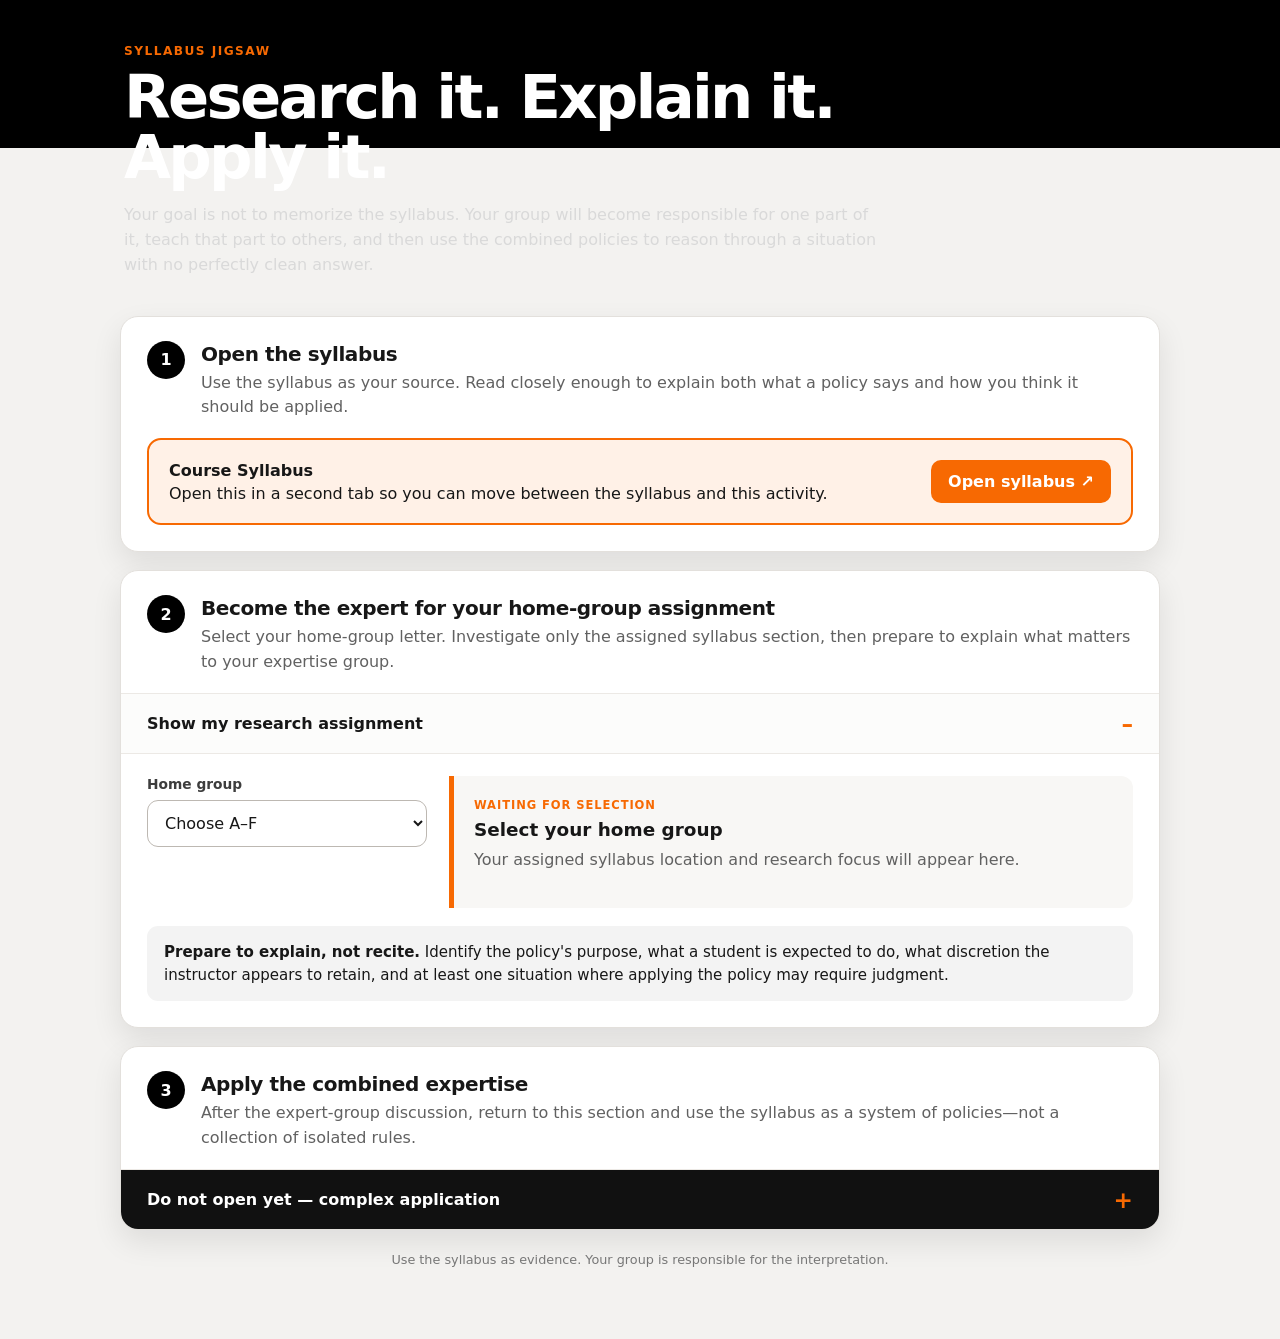
<file: problems/jigsaw_syllabus_expert_activity.html>
<!DOCTYPE html>
<html lang="en">
<head>
<meta charset="UTF-8">
<meta name="viewport" content="width=device-width, initial-scale=1.0">
<title>Syllabus Jigsaw: Research, Explain, Apply</title>
<style>
:root{
  --rit-orange:#F76902; --black:#000; --white:#fff; --dark-beige:#ACA39A;
  --light-beige:#D7D2CB; --green:#84BD00; --light-green:#C4D600;
  --blue:#009CBD; --purple:#7D55C7; --red:#DA291C; --yellow:#F6BE00;
  --ink:#171717; --muted:#616161; --page:#F3F2F0; --line:#D7D2CB;
  --soft-orange:#FFF1E7; --shadow:0 12px 30px rgba(0,0,0,.09); --radius:18px;
}
*{box-sizing:border-box}
html{scroll-behavior:smooth}
body{
  margin:0;
  font-family:Inter,ui-sans-serif,system-ui,-apple-system,BlinkMacSystemFont,"Segoe UI",sans-serif;
  background:linear-gradient(180deg,var(--black) 0 148px,var(--page) 148px 100%);
  color:var(--ink);
}
.shell{width:min(1040px,calc(100% - 32px));margin:0 auto;padding:42px 0 72px}
.hero{color:#fff;margin-bottom:28px;padding:2px 4px 10px}
.eyebrow{color:var(--rit-orange);font-weight:800;letter-spacing:.12em;text-transform:uppercase;font-size:.76rem;margin-bottom:10px}
h1{margin:0;max-width:820px;font-size:clamp(2rem,5vw,3.8rem);line-height:.98;letter-spacing:-.045em}
.hero p{margin:16px 0 0;max-width:760px;color:#D9D9D9;font-size:1rem;line-height:1.55}
.stack{display:grid;gap:18px}
.card{background:#fff;border:1px solid #E3E0DC;border-radius:var(--radius);box-shadow:var(--shadow);overflow:hidden}
.card-head{display:flex;gap:16px;align-items:flex-start;padding:24px 26px 18px}
.step{flex:0 0 auto;width:38px;height:38px;border-radius:50%;display:grid;place-items:center;background:#000;color:#fff;font-weight:850}
.card h2{margin:1px 0 5px;font-size:1.25rem;letter-spacing:-.02em}
.card p{margin:0;color:var(--muted);line-height:1.55}
.body-pad{padding:0 26px 26px}
.syllabus-box{display:flex;align-items:center;justify-content:space-between;gap:18px;padding:20px;border:2px solid var(--rit-orange);border-radius:14px;background:var(--soft-orange)}
.syllabus-box strong{display:block;margin-bottom:4px}
.syllabus-link{flex:0 0 auto;text-decoration:none;color:#fff;background:var(--rit-orange);font-weight:800;padding:12px 17px;border-radius:10px;transition:.18s ease}
.syllabus-link:hover{transform:translateY(-1px);filter:brightness(.95)}
.syllabus-link:focus-visible,select:focus-visible,summary:focus-visible{outline:3px solid var(--blue);outline-offset:3px}
details{border-top:1px solid #ECE9E5}
summary{list-style:none;cursor:pointer;user-select:none;padding:18px 26px;font-weight:800;display:flex;align-items:center;justify-content:space-between;gap:16px;background:#FCFCFB}
summary::-webkit-details-marker{display:none}
summary::after{content:"+";font-size:1.45rem;line-height:1;color:var(--rit-orange)}
details[open] summary::after{content:"–"}
details[open] summary{border-bottom:1px solid #ECE9E5}
.panel-content{padding:22px 26px 26px}
.control-grid{display:grid;grid-template-columns:minmax(180px,280px) 1fr;gap:22px;align-items:start}
label{display:block;font-size:.86rem;font-weight:800;color:#3D3D3D;margin-bottom:8px}
select{width:100%;border:1px solid #BDB8B2;border-radius:11px;background:#fff;color:var(--ink);padding:12px 40px 12px 13px;font:inherit}
.assignment{min-height:132px;border-left:5px solid var(--rit-orange);background:#F8F7F5;border-radius:0 12px 12px 0;padding:18px 20px}
.assignment .tag{display:inline-block;font-size:.72rem;font-weight:850;letter-spacing:.08em;text-transform:uppercase;color:var(--rit-orange);margin-bottom:7px}
.assignment h3{margin:0 0 8px;font-size:1.15rem}
.assignment ul{margin:10px 0 0 1.1rem;padding:0;color:#454545;line-height:1.5}
.expert-note{margin-top:18px;padding:15px 17px;background:#F3F3F3;border-radius:11px;font-size:.94rem;line-height:1.5}
.locked-summary{background:#111;color:#fff}
.locked-summary::after{color:var(--rit-orange)}
.warning{display:flex;gap:12px;align-items:flex-start;padding:15px 17px;border-radius:12px;background:#FFF7DF;border:1px solid #F1CF68;margin-bottom:20px}
.warning-badge{flex:0 0 auto;font-weight:900;background:var(--yellow);color:#111;padding:3px 8px;border-radius:999px;font-size:.72rem;letter-spacing:.04em}
.scenario{--scenario-color:var(--dark-beige);margin-top:18px;border:1px solid #DEDAD5;border-radius:14px;overflow:hidden;background:#fff}
.scenario-bar{height:9px;background:var(--scenario-color)}
.scenario-inner{padding:20px}
.scenario-title{display:flex;align-items:center;gap:10px;margin-bottom:10px}
.dot{width:13px;height:13px;border-radius:50%;background:var(--scenario-color)}
.scenario h3{margin:0;font-size:1.16rem}
.scenario p{color:#333;font-size:1rem;line-height:1.6}
.scenario .prompt{margin-top:14px;padding-top:14px;border-top:1px solid #E7E4E0}
.scenario .prompt strong{color:#111}
.red{--scenario-color:var(--red)} .blue{--scenario-color:var(--blue)}
.green{--scenario-color:var(--green)} .orange{--scenario-color:var(--rit-orange)}
.purple{--scenario-color:var(--purple)} .yellow{--scenario-color:var(--yellow)}
.mini-process{display:grid;grid-template-columns:repeat(3,1fr);gap:10px;margin-top:20px}
.mini-process div{background:#F7F6F4;border-radius:10px;padding:12px 13px;font-size:.88rem;line-height:1.35}
.mini-process b{display:block;margin-bottom:3px}
footer{color:#777;text-align:center;font-size:.8rem;margin-top:22px}
@media(max-width:720px){
  body{background:linear-gradient(180deg,var(--black) 0 186px,var(--page) 186px 100%)}
  .shell{width:min(100% - 20px,1040px);padding-top:30px}
  .card-head,.body-pad,.panel-content,summary{padding-left:18px;padding-right:18px}
  .syllabus-box{align-items:stretch;flex-direction:column}
  .syllabus-link{text-align:center}
  .control-grid,.mini-process{grid-template-columns:1fr}
}
</style>
</head>
<body>
<main class="shell">
<section class="hero">
  <div class="eyebrow">Syllabus Jigsaw</div>
  <h1>Research it. Explain it. Apply it.</h1>
  <p>Your goal is not to memorize the syllabus. Your group will become responsible for one part of it, teach that part to others, and then use the combined policies to reason through a situation with no perfectly clean answer.</p>
</section>

<div class="stack">

<section class="card">
  <div class="card-head">
    <div class="step">1</div>
    <div>
      <h2>Open the syllabus</h2>
      <p>Use the syllabus as your source. Read closely enough to explain both what a policy says and how you think it should be applied.</p>
    </div>
  </div>
  <div class="body-pad">
    <div class="syllabus-box">
      <div>
        <strong>Course Syllabus</strong>
        <span>Open this in a second tab so you can move between the syllabus and this activity.</span>
      </div>
      <!-- Replace SYLLABUS_LINK_HERE with the real syllabus URL -->
      <a class="syllabus-link" href="https://docs.google.com/document/d/17_C9Vqj4RYDwbKCPpts3AxByYP4v7xEpH2NVAvEQh9E/edit?usp=sharing" target="_blank" rel="noopener">Open syllabus ↗</a>
    </div>
  </div>
</section>

<section class="card">
  <div class="card-head">
    <div class="step">2</div>
    <div>
      <h2>Become the expert for your home-group assignment</h2>
      <p>Select your home-group letter. Investigate only the assigned syllabus section, then prepare to explain what matters to your expertise group.</p>
    </div>
  </div>
  <details open>
    <summary>Show my research assignment</summary>
    <div class="panel-content">
      <div class="control-grid">
        <div>
          <label for="homeGroup">Home group</label>
          <select id="homeGroup">
            <option value="">Choose A–F</option>
            <option value="A">Group A</option><option value="B">Group B</option>
            <option value="C">Group C</option><option value="D">Group D</option>
            <option value="E">Group E</option><option value="F">Group F</option>
          </select>
        </div>
        <div id="assignment" class="assignment" aria-live="polite">
          <span class="tag">Waiting for selection</span>
          <h3>Select your home group</h3>
          <p>Your assigned syllabus location and research focus will appear here.</p>
        </div>
      </div>
      <div class="expert-note">
        <strong>Prepare to explain, not recite.</strong>
        Identify the policy's purpose, what a student is expected to do, what discretion the instructor appears to retain, and at least one situation where applying the policy may require judgment.
      </div>
    </div>
  </details>
</section>

<section class="card">
  <div class="card-head">
    <div class="step">3</div>
    <div>
      <h2>Apply the combined expertise</h2>
      <p>After the expert-group discussion, return to this section and use the syllabus as a system of policies—not a collection of isolated rules.</p>
    </div>
  </div>
  <details id="application">
    <summary class="locked-summary">Do not open yet — complex application</summary>
    <div class="panel-content">
      <div class="warning">
        <div class="warning-badge">WAIT</div>
        <div><strong>Open this only after your expert-group discussion.</strong><br>
        Your color group will receive a situation that intentionally leaves room for interpretation. Multiple policies may matter, and reasonable people may initially read the situation differently.</div>
      </div>

      <label for="colorGroup">Color group</label>
      <select id="colorGroup">
        <option value="">Choose your color</option>
        <option value="red">Red</option><option value="blue">Blue</option>
        <option value="green">Green</option><option value="orange">Orange</option>
        <option value="purple">Purple</option><option value="yellow">Yellow</option>
      </select>

      <div id="scenario" class="scenario" style="display:none" aria-live="polite">
        <div class="scenario-bar"></div>
        <div class="scenario-inner">
          <div class="scenario-title"><span class="dot"></span><h3 id="scenarioTitle">Scenario</h3></div>
          <p id="scenarioText"></p>
          <div class="prompt"><strong>Your task:</strong><p id="scenarioPrompt"></p></div>
        </div>
      </div>

      <div class="mini-process">
        <div><b>1. Interpret</b>Which syllabus policies are relevant—and which are only indirectly relevant?</div>
        <div><b>2. Reconcile</b>Where do the policies leave ambiguity, competing obligations, or room for judgment?</div>
        <div><b>3. Recommend</b>What should the student do next, and what evidence from the syllabus supports that recommendation?</div>
      </div>
    </div>
  </details>
</section>

</div>
<footer>Use the syllabus as evidence. Your group is responsible for the interpretation.</footer>
</main>

<script>
const assignments={
A:{title:"Instructor Policies",focus:[
"Identify expectations governing communication, deadlines, attendance, and requests for exceptions.",
"Distinguish between a stated rule and a process the student is expected to follow.",
"Notice where instructor judgment or approval appears to matter."
]},
B:{title:"MCET530 Overview",focus:[
"Identify what the course is designed to help students learn and do.",
"Look for expectations about participation, workload, collaboration, or the nature of course assignments.",
"Consider how the course purpose might shape interpretation of a policy when the written rule alone is incomplete."
]},
C:{title:"Teaching Philosophy",focus:[
"Identify the instructor's stated assumptions about learning, responsibility, practice, feedback, and student decision-making.",
"Look for principles that may explain why certain course policies exist.",
"Prepare to distinguish a teaching value from an enforceable course rule."
]},
D:{title:"Instructor Policies",focus:[
"Identify policies involving academic integrity, technology use, attribution, collaboration, and acceptable assistance.",
"Look for disclosure requirements and any difference between permitted support and work that must remain the student's own.",
"Identify situations the policy does not resolve with a simple yes/no answer."
]},
E:{title:"MCET530 Overview",focus:[
"Identify how major assessments, projects, teamwork, and individual responsibility fit together in the course.",
"Look for places where a group outcome and an individual student's performance may be evaluated differently.",
"Consider what the overview implies students should do when normal participation breaks down."
]},
F:{title:"Teaching Philosophy",focus:[
"Identify how the course frames challenge, revision, feedback, independence, and professional behavior.",
"Look for principles that could guide a decision when a policy gives a procedure but not an obvious outcome.",
"Prepare one example of how a teaching principle could shape—but not override—a written rule."
]}};

const scenarios={
red:{
name:"Red Group — AI, Authorship, and Uneven Boundaries",
text:"You are working on a major paper. You use an AI chatbot to brainstorm possible section headings, then ask it to rewrite two sentences that you drafted because the wording feels awkward. Later, you paste a paragraph from your draft into the chatbot and ask whether your argument is logically consistent. The syllabus allows some forms of support technology, requires students to submit their own work, and discusses disclosure or citation of outside assistance—but it does not list every possible AI use. A classmate tells you that editing grammar is obviously harmless and that disclosure is only needed when AI generates new content.",
prompt:"Decide which parts of this workflow are clearly permitted, clearly risky, or genuinely ambiguous. Determine what the student should disclose, what should remain in the student's own authorship, and what action would best protect academic integrity when the policy does not explicitly classify every use."
},
blue:{
name:"Blue Group — Team Responsibility When Participation Breaks Down",
text:"A four-person project team has worked normally for several weeks. One member then becomes difficult to reach and misses two internal deadlines, but earlier in the project that student completed a substantial technical task that the rest of the team is still using. The remaining members divide the unfinished work, stop assigning new tasks to the absent student, and consider asking the instructor to reduce that student's grade. The syllabus emphasizes shared responsibility, individual accountability, communication before escalation, and the possibility that individual grades may differ from the team's grade.",
prompt:"Determine what the team should do before requesting an individual-grade adjustment. Consider how prior contribution, current non-responsiveness, documentation, fairness to the rest of the team, and the timing of escalation should affect the recommendation. Identify what the syllabus resolves and what still requires instructor judgment."
},
green:{
name:"Green Group — Emergency, Communication, and Assessment Equity",
text:"On the morning of an exam, a student experiences an unexpected personal emergency and cannot attend class. The student sends a brief message shortly before the exam but does not provide details. The syllabus expects timely notification, sets conditions for makeup work, and may require documentation, while also indicating that emergencies can be handled differently from foreseeable absences. The student is able to explain the situation more fully two days later but worries that sharing documentation would disclose private information.",
prompt:"Recommend how the absence should be handled without assuming that either the student or instructor automatically gets the outcome they want. Interpret the notification timeline, documentation expectations, privacy concerns, and the purpose of the makeup policy. Identify what evidence or communication is reasonably necessary and what should remain open to instructor discretion."
},
orange:{
name:"Orange Group — Grade Dispute or Feedback Conversation?",
text:"A returned assignment includes a rubric score that appears inconsistent with the written feedback. The student initially assumes the difference is minor and waits. After receiving another graded assignment several weeks later, the student realizes the disputed score may meaningfully affect the final course grade. The syllabus establishes a process and deadline for questioning grades, but the course also emphasizes using feedback, asking questions, and resolving misunderstandings before escalating a formal dispute.",
prompt:"Decide whether this should now be treated as a clarification request, a formal grade challenge, or both. Consider the purpose of the appeal deadline, whether the delay matters, what evidence the student should bring, and whether an apparent grading inconsistency changes how strictly the procedure should be applied."
},
purple:{
name:"Purple Group — Collaboration, Help, and Ownership of Work",
text:"Two students are stuck on a difficult homework problem. They work together at a whiteboard until they agree on the governing equations and a solution strategy. One student then writes code while the other watches, points out errors, and suggests changes. They leave with nearly identical code structures but enter different numerical values and write their own explanations. The syllabus encourages peer learning and collaboration in some settings, but graded submissions must represent individual understanding and may restrict sharing completed solutions.",
prompt:"Determine where productive collaboration may have crossed into shared authorship. What aspects of the work should each student be able to explain or reproduce independently? If the policy does not define an exact boundary, recommend what the students should do before submitting and what, if anything, should be disclosed."
},
yellow:{
name:"Yellow Group — Deadline Flexibility, Fairness, and Competing Commitments",
text:"A student has a major project due at the end of the week. Several days before the deadline, the student learns that a required co-curricular event, job interview, or family obligation will consume much of the remaining work time. None of these circumstances fits neatly into the syllabus examples of an emergency, but the student asks for an extension because completing the project on time would require sacrificing work in another course or submitting work they consider below their normal standard. The syllabus values planning and professional responsibility but also describes procedures for requesting flexibility in legitimate circumstances.",
prompt:"Decide whether an extension is warranted, what information the student should provide, and how early communication changes the situation. Reconcile fairness to classmates, student responsibility for planning, the educational purpose of the assignment, and the possibility that a reasonable request may still be denied."
}};

const homeGroup=document.getElementById("homeGroup");
const assignment=document.getElementById("assignment");
homeGroup.addEventListener("change",()=>{
  const key=homeGroup.value;
  if(!key){
    assignment.innerHTML='<span class="tag">Waiting for selection</span><h3>Select your home group</h3><p>Your assigned syllabus location and research focus will appear here.</p>';
    return;
  }
  const a=assignments[key];
  assignment.innerHTML='<span class="tag">Home Group '+key+'</span><h3>'+a.title+'</h3><p>Use this syllabus section as the primary source for your expert-group discussion.</p><ul>'+a.focus.map(x=>'<li>'+x+'</li>').join("")+'</ul>';
});

const colorGroup=document.getElementById("colorGroup");
const scenario=document.getElementById("scenario");
colorGroup.addEventListener("change",()=>{
  const key=colorGroup.value;
  if(!key){scenario.style.display="none";return;}
  const s=scenarios[key];
  scenario.className="scenario "+key;
  document.getElementById("scenarioTitle").textContent=s.name;
  document.getElementById("scenarioText").textContent=s.text;
  document.getElementById("scenarioPrompt").textContent=s.prompt;
  scenario.style.display="block";
});
</script>
</body>
</html>
</file>
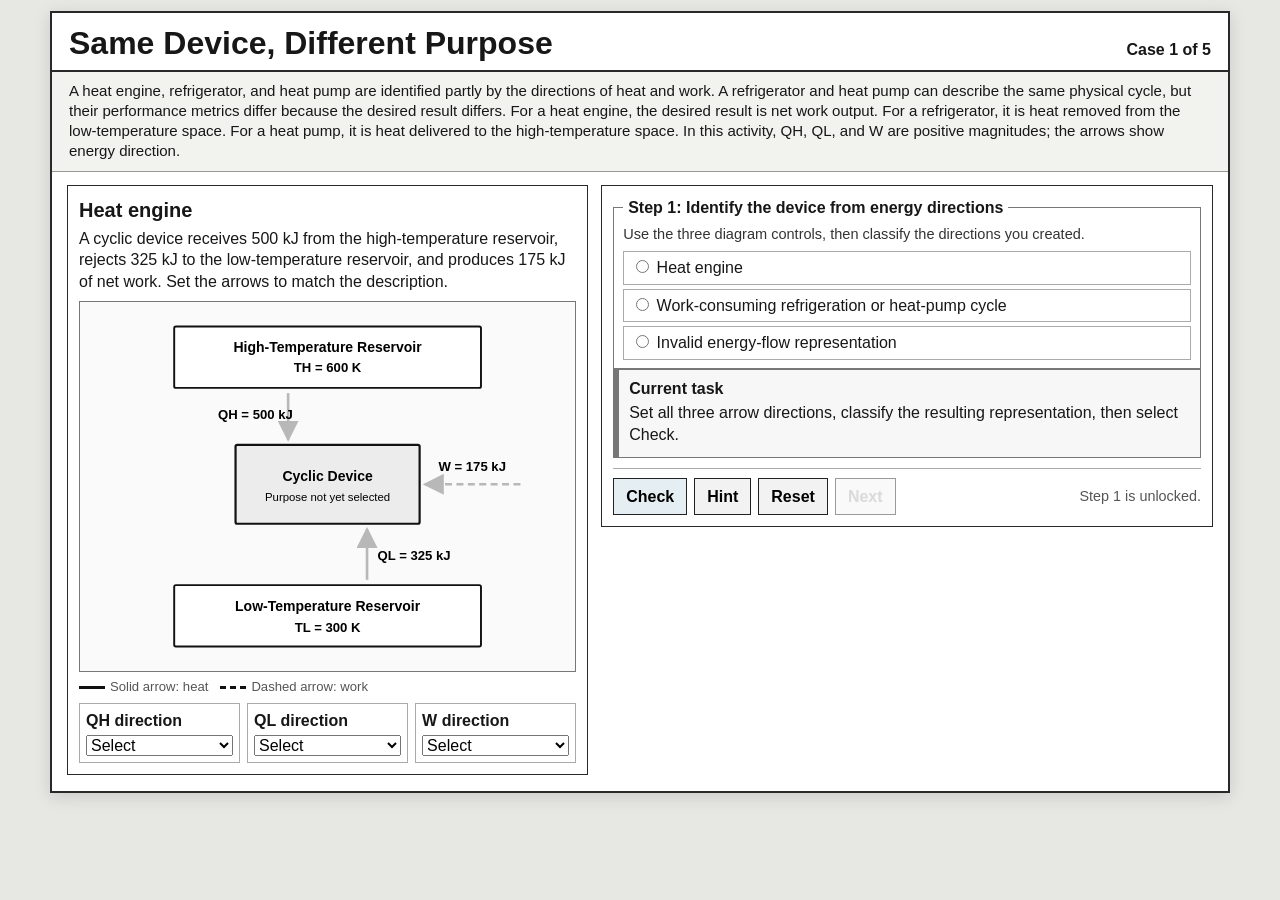
<file: problems/MCET530-LO_10_to_12.html>
<!DOCTYPE html>
<html lang="en">
<head>
  <meta charset="UTF-8">
  <meta name="viewport" content="width=device-width, initial-scale=1.0">
  <title>Same Device, Different Purpose</title>
  <style>
    :root {
      --ink: #171717;
      --muted: #555;
      --paper: #ffffff;
      --panel: #f2f2ef;
      --line: #292929;
      --accent: #174f70;
      --good: #176638;
      --warn: #7b4900;
      --bad: #861f1f;
      --focus: #ffbf47;
    }

    * { box-sizing: border-box; }

    body {
      margin: 0;
      font-family: Arial, Helvetica, sans-serif;
      color: var(--ink);
      background: #e7e7e3;
      line-height: 1.35;
    }

    button, select, input, textarea { font: inherit; }

    button:focus-visible,
    select:focus-visible,
    input:focus-visible,
    textarea:focus-visible,
    [tabindex]:focus-visible {
      outline: 3px solid var(--focus);
      outline-offset: 2px;
    }

    .app {
      width: min(1180px, calc(100% - 22px));
      margin: 11px auto;
      background: var(--paper);
      border: 2px solid var(--line);
      box-shadow: 0 4px 16px rgba(0,0,0,.13);
    }

    header {
      display: grid;
      grid-template-columns: 1fr auto;
      gap: 12px;
      align-items: end;
      padding: 13px 17px 9px;
      border-bottom: 2px solid var(--line);
    }

    h1 {
      margin: 0;
      font-size: clamp(1.45rem, 2.5vw, 2.05rem);
      line-height: 1.08;
    }

    .progress {
      font-weight: 700;
      white-space: nowrap;
    }

    .orientation {
      margin: 0;
      padding: 9px 17px;
      background: var(--panel);
      border-bottom: 1px solid #999;
      font-size: .94rem;
    }

    main { padding: 13px 15px 16px; }

    .workspace {
      display: grid;
      grid-template-columns: minmax(350px, .92fr) minmax(450px, 1.08fr);
      gap: 13px;
      align-items: start;
    }

    .card {
      border: 1.5px solid var(--line);
      background: var(--paper);
      padding: 11px;
    }

    .case-title {
      margin: 0 0 4px;
      font-size: 1.25rem;
    }

    .case-prompt { margin: 0 0 8px; }

    .diagram-wrap {
      border: 1px solid #777;
      background: #fafafa;
      padding: 7px;
    }

    svg {
      display: block;
      width: 100%;
      height: auto;
      max-height: 355px;
    }

    .box {
      fill: #fff;
      stroke: #111;
      stroke-width: 2.2;
    }

    .device {
      fill: #ececec;
      stroke: #111;
      stroke-width: 2.5;
    }

    .heat-arrow {
      fill: none;
      stroke: #111;
      stroke-width: 3;
      marker-end: url(#arrowHead);
    }

    .work-arrow {
      fill: none;
      stroke: #111;
      stroke-width: 3;
      stroke-dasharray: 8 5;
      marker-end: url(#arrowHead);
    }

    .svg-label { font-size: 16px; font-weight: 700; }
    .svg-small { font-size: 13px; }
    .svg-value { font-size: 15px; font-weight: 700; }

    .direction-controls {
      display: grid;
      grid-template-columns: repeat(3, minmax(0,1fr));
      gap: 7px;
      margin-top: 8px;
    }

    .compact-control {
      border: 1px solid #aaa;
      padding: 6px;
    }

    .compact-control label {
      display: block;
      font-weight: 700;
      margin-bottom: 3px;
    }

    .compact-control select { width: 100%; }

    .legend {
      display: flex;
      flex-wrap: wrap;
      gap: 12px;
      margin: 6px 0 0;
      color: var(--muted);
      font-size: .82rem;
    }

    .legend span::before {
      content: "";
      display: inline-block;
      width: 26px;
      margin-right: 5px;
      border-top: 3px solid #111;
      vertical-align: middle;
    }

    .legend .work-key::before { border-top-style: dashed; }

    .steps { display: grid; gap: 5px; }

    .completed-step {
      background: #f3f3f1;
      color: #444;
      padding-top: 5px;
      padding-bottom: 5px;
    }

    .completed-step .instruction { margin: 0; }

    fieldset {
      margin: 0;
      min-width: 0;
      border: 1.5px solid #777;
      padding: 7px 9px 8px;
    }

    fieldset[disabled] {
      opacity: .5;
      background: #f5f5f5;
    }

    legend {
      font-weight: 800;
      padding: 0 5px;
    }

    .instruction {
      margin: 0 0 6px;
      font-size: .91rem;
      color: #333;
    }

    .option-list { display: grid; gap: 4px; }

    label.choice,
    label.token {
      display: block;
      padding: 5px 7px;
      border: 1px solid #aaa;
      background: #fff;
      cursor: pointer;
    }

    label.choice:has(input:checked),
    label.token:has(input:checked) {
      border: 2px solid var(--accent);
      padding: 4px 6px;
      background: #eef5f8;
      font-weight: 700;
    }

    .metric-grid {
      display: grid;
      grid-template-columns: 1fr 1fr;
      gap: 8px;
    }

    .metric-slot {
      border: 1px solid #aaa;
      padding: 6px;
    }

    .metric-slot strong { display: block; margin-bottom: 4px; }

    .ratio-display {
      margin: 7px 0 0;
      padding: 6px;
      text-align: center;
      border: 1px solid #777;
      background: #fafafa;
      font-weight: 800;
      min-height: 35px;
    }

    .number-row {
      display: grid;
      grid-template-columns: minmax(150px, 1fr) auto;
      gap: 7px;
      align-items: end;
    }

    .number-row label { font-weight: 700; }
    .number-row input, .number-row select { width: 100%; margin-top: 3px; }

    .sentence-grid {
      display: grid;
      grid-template-columns: repeat(2, minmax(0,1fr));
      gap: 7px;
    }

    .sentence-grid label { font-weight: 700; }
    .sentence-grid select { width: 100%; margin-top: 3px; }

    .feedback {
      border: 1.5px solid #777;
      border-left-width: 6px;
      padding: 8px 10px;
      background: #f7f7f7;
      min-height: 58px;
    }

    .feedback.good { border-left-color: var(--good); }
    .feedback.warn { border-left-color: var(--warn); }
    .feedback.bad { border-left-color: var(--bad); }
    .feedback strong { display: block; margin-bottom: 3px; }
    .feedback p { margin: 3px 0; }

    .notes {
      margin-top: 7px;
      border: 1px solid #999;
      padding: 7px;
      background: #fbfbfb;
    }

    .notes label { display: block; font-weight: 700; margin-bottom: 4px; }
    textarea { width: 100%; min-height: 58px; resize: vertical; }

    .actions {
      display: flex;
      flex-wrap: wrap;
      gap: 7px;
      margin-top: 10px;
      padding-top: 9px;
      border-top: 1px solid #aaa;
    }

    button {
      border: 1.5px solid #222;
      background: #f2f2f2;
      padding: 7px 12px;
      font-weight: 700;
      cursor: pointer;
    }

    button.primary { background: #e4eef3; }
    button:disabled { opacity: .45; cursor: not-allowed; }

    .status-line {
      margin-left: auto;
      align-self: center;
      color: var(--muted);
      font-size: .9rem;
    }

    .hidden { display: none !important; }

    .summary {
      max-width: 850px;
      margin: 0 auto;
    }

    .summary h2 { margin-top: 0; }

    table {
      width: 100%;
      border-collapse: collapse;
      margin-top: 10px;
    }

    th, td {
      border: 1px solid #555;
      padding: 8px;
      text-align: left;
    }

    th { background: #ececec; }

    .completion-list { margin: 8px 0; }

    @media (max-width: 860px) {
      .workspace { grid-template-columns: 1fr; }
      .direction-controls { grid-template-columns: 1fr; }
      .status-line { width: 100%; margin-left: 0; }
    }

    @media (max-width: 560px) {
      header { grid-template-columns: 1fr; }
      .metric-grid, .sentence-grid { grid-template-columns: 1fr; }
      .number-row { grid-template-columns: 1fr; }
    }
  </style>
</head>
<body>
<div class="app">
  <header>
    <h1>Same Device, Different Purpose</h1>
    <div id="progress" class="progress" aria-live="polite"></div>
  </header>

  <p class="orientation">
    A heat engine, refrigerator, and heat pump are identified partly by the directions of heat and work. A refrigerator and heat pump can describe the same physical cycle, but their performance metrics differ because the desired result differs. For a heat engine, the desired result is net work output. For a refrigerator, it is heat removed from the low-temperature space. For a heat pump, it is heat delivered to the high-temperature space. In this activity, QH, QL, and W are positive magnitudes; the arrows show energy direction.
  </p>

  <main>
    <section id="activityView" class="workspace">
      <div class="card">
        <h2 id="caseTitle" class="case-title"></h2>
        <p id="casePrompt" class="case-prompt"></p>

        <div class="diagram-wrap">
          <svg viewBox="0 0 540 405" role="img" aria-labelledby="diagramTitle diagramDesc">
            <title id="diagramTitle">Thermal device energy-flow diagram</title>
            <desc id="diagramDesc">A high-temperature reservoir above a cyclic device, a low-temperature reservoir below it, and adjustable arrows for QH, QL, and work.</desc>
            <defs>
              <marker id="arrowHead" viewBox="0 0 10 10" refX="9" refY="5" markerWidth="8" markerHeight="8" orient="auto-start-reverse">
                <path d="M 0 0 L 10 5 L 0 10 z" fill="#111"></path>
              </marker>
            </defs>

            <rect class="box" x="95" y="20" width="350" height="70" rx="2"></rect>
            <text class="svg-label" x="270" y="49" text-anchor="middle">High-Temperature Reservoir</text>
            <text id="thLabel" class="svg-value" x="270" y="72" text-anchor="middle"></text>

            <rect class="device" x="165" y="155" width="210" height="90" rx="2"></rect>
            <text class="svg-label" x="270" y="196" text-anchor="middle">Cyclic Device</text>
            <text id="purposeSvg" class="svg-small" x="270" y="219" text-anchor="middle">Purpose not yet selected</text>

            <rect class="box" x="95" y="315" width="350" height="70" rx="2"></rect>
            <text class="svg-label" x="270" y="345" text-anchor="middle">Low-Temperature Reservoir</text>
            <text id="tlLabel" class="svg-value" x="270" y="368" text-anchor="middle"></text>

            <line id="qhArrow" class="heat-arrow" x1="225" y1="96" x2="225" y2="149"></line>
            <text id="qhText" class="svg-value" x="145" y="126"></text>

            <line id="qlArrow" class="heat-arrow" x1="315" y1="251" x2="315" y2="309"></line>
            <text id="qlText" class="svg-value" x="327" y="286"></text>

            <line id="wArrow" class="work-arrow" x1="381" y1="200" x2="490" y2="200"></line>
            <text id="wText" class="svg-value" x="435" y="185" text-anchor="middle"></text>
          </svg>
        </div>

        <div class="legend" aria-label="Diagram legend">
          <span>Solid arrow: heat</span>
          <span class="work-key">Dashed arrow: work</span>
        </div>

        <div class="direction-controls" aria-label="Arrow direction controls">
          <div class="compact-control">
            <label for="qhDirection">QH direction</label>
            <select id="qhDirection">
              <option value="">Select</option>
              <option value="in">Enters device</option>
              <option value="out">Leaves device</option>
            </select>
          </div>
          <div class="compact-control">
            <label for="qlDirection">QL direction</label>
            <select id="qlDirection">
              <option value="">Select</option>
              <option value="in">Enters device</option>
              <option value="out">Leaves device</option>
            </select>
          </div>
          <div class="compact-control">
            <label for="wDirection">W direction</label>
            <select id="wDirection">
              <option value="">Select</option>
              <option value="in">Enters device</option>
              <option value="out">Leaves device</option>
            </select>
          </div>
        </div>
      </div>

      <div class="card">
        <div id="steps" class="steps"></div>

        <div id="feedback" class="feedback" role="status" aria-live="polite">
          <strong>Current task</strong>
          <p>Complete the first unlocked step, then select Check.</p>
        </div>

        <div id="notesWrap" class="notes hidden">
          <label for="discussionNotes">Notes for discussion—not automatically evaluated.</label>
          <p id="notesPrompt" class="instruction">Record an explanation or question for class discussion.</p>
          <textarea id="discussionNotes" placeholder="Record an explanation or question for class discussion."></textarea>
        </div>

        <div class="actions">
          <button id="checkBtn" class="primary" type="button">Check</button>
          <button id="hintBtn" type="button">Hint</button>
          <button id="resetBtn" type="button">Reset</button>
          <button id="nextBtn" type="button" disabled>Next</button>
          <span id="statusLine" class="status-line"></span>
        </div>
      </div>
    </section>

    <section id="summaryView" class="card summary hidden" aria-live="polite">
      <h2>Performance Metric Comparison</h2>
      <p>You have completed at least one heat-engine, refrigerator, and heat-pump interpretation.</p>
      <table>
        <thead>
          <tr>
            <th>Device</th>
            <th>Desired result</th>
            <th>Required input</th>
            <th>Metric</th>
          </tr>
        </thead>
        <tbody>
          <tr>
            <td>Heat engine</td>
            <td>W<sub>net,out</sub></td>
            <td>Q<sub>H</sub></td>
            <td>Thermal efficiency = W<sub>net,out</sub> / Q<sub>H</sub></td>
          </tr>
          <tr>
            <td>Refrigerator</td>
            <td>Q<sub>L</sub></td>
            <td>W<sub>net,in</sub></td>
            <td>COP<sub>R</sub> = Q<sub>L</sub> / W<sub>net,in</sub></td>
          </tr>
          <tr>
            <td>Heat pump</td>
            <td>Q<sub>H</sub></td>
            <td>W<sub>net,in</sub></td>
            <td>COP<sub>HP</sub> = Q<sub>H</sub> / W<sub>net,in</sub></td>
          </tr>
        </tbody>
      </table>
      <p><strong>Key interpretation:</strong> COP can exceed 1 because the desired heat transfer includes both the heat moved from the low-temperature region and the supplied work. COP is not the fraction of one input converted into one output, so it is not bounded in the same way as heat-engine efficiency.</p>
      <button id="restartBtn" type="button">Restart activity</button>
    </section>
  </main>
</div>

<script>
(function () {
  "use strict";

  const cases = [
    {
      id: "engine",
      label: "Case 1 of 5",
      title: "Heat engine",
      prompt: "A cyclic device receives 500 kJ from the high-temperature reservoir, rejects 325 kJ to the low-temperature reservoir, and produces 175 kJ of net work. Set the arrows to match the description.",
      th: 600,
      tl: 300,
      qh: 500,
      ql: 325,
      w: 175,
      dirs: { qh: "in", ql: "out", w: "out" },
      classAnswer: "engine",
      mode: "standard",
      purposeRequired: null,
      tasks: [{ purpose: "engine" }]
    },
    {
      id: "sharedR",
      label: "Case 2A of 5",
      title: "One cycle used as a refrigerator",
      prompt: "The cycle removes 300 kJ from a low-temperature space, receives 100 kJ of work, and rejects 400 kJ to a high-temperature space. Interpret this use as a refrigerator.",
      th: 305,
      tl: 275,
      qh: 400,
      ql: 300,
      w: 100,
      dirs: { qh: "out", ql: "in", w: "in" },
      classAnswer: "workCycle",
      mode: "standard",
      purposeRequired: "refrigerator",
      tasks: [{ purpose: "refrigerator" }]
    },
    {
      id: "sharedHP",
      label: "Case 2B of 5",
      title: "The same cycle used as a heat pump",
      prompt: "The energy flows and magnitudes are unchanged: 300 kJ enters from the low-temperature space, 100 kJ of work enters, and 400 kJ is delivered to the high-temperature space. Interpret this use as a heat pump.",
      th: 305,
      tl: 275,
      qh: 400,
      ql: 300,
      w: 100,
      dirs: { qh: "out", ql: "in", w: "in" },
      classAnswer: "workCycle",
      mode: "standard",
      purposeRequired: "heatpump",
      tasks: [{ purpose: "heatpump" }],
      explanation: true
    },
    {
      id: "missingQH",
      label: "Case 3 of 5",
      title: "Find QH, then evaluate both purposes",
      prompt: "A work-consuming cycle removes 240 kJ from the low-temperature space and receives 60 kJ of work. First calculate the missing heat delivered to the high-temperature space. Then evaluate the cycle as both a refrigerator and a heat pump.",
      th: 310,
      tl: 270,
      qh: null,
      ql: 240,
      w: 60,
      dirs: { qh: "out", ql: "in", w: "in" },
      classAnswer: "workCycle",
      mode: "dual",
      missing: "qh",
      tasks: [{ purpose: "refrigerator" }, { purpose: "heatpump" }]
    },
    {
      id: "missingW",
      label: "Case 4 of 5",
      title: "Find work, then choose the purpose",
      prompt: "A work-consuming cycle delivers 450 kJ to the high-temperature space after removing 360 kJ from the low-temperature space. Calculate the work input, then choose whether you want to evaluate refrigeration or heating performance.",
      th: 315,
      tl: 280,
      qh: 450,
      ql: 360,
      w: null,
      dirs: { qh: "out", ql: "in", w: "in" },
      classAnswer: "workCycle",
      mode: "flexible",
      missing: "w",
      tasks: []
    },
    {
      id: "misconception",
      label: "Case 5 of 5",
      title: "Efficiency versus COP",
      prompt: "This heat engine receives 200 kJ, rejects 130 kJ, and produces 70 kJ of work. Calculate its efficiency, then compare it with the refrigerator COP of 3 from Case 2.",
      th: 550,
      tl: 300,
      qh: 200,
      ql: 130,
      w: 70,
      dirs: { qh: "in", ql: "out", w: "out" },
      classAnswer: "engine",
      mode: "concept",
      purposeRequired: null,
      tasks: [{ purpose: "engine" }],
      concept: true
    }
  ];

  const state = {
    caseIndex: 0,
    stepIndex: 0,
    steps: [],
    numericAttempts: {},
    completedTypes: { engine: false, refrigerator: false, heatpump: false },
    caseComplete: false,
    selectedPurpose: null,
    resolved: {},
    notes: {}
  };

  const el = {
    activityView: document.getElementById("activityView"),
    summaryView: document.getElementById("summaryView"),
    progress: document.getElementById("progress"),
    caseTitle: document.getElementById("caseTitle"),
    casePrompt: document.getElementById("casePrompt"),
    thLabel: document.getElementById("thLabel"),
    tlLabel: document.getElementById("tlLabel"),
    qhText: document.getElementById("qhText"),
    qlText: document.getElementById("qlText"),
    wText: document.getElementById("wText"),
    qhArrow: document.getElementById("qhArrow"),
    qlArrow: document.getElementById("qlArrow"),
    wArrow: document.getElementById("wArrow"),
    qhDirection: document.getElementById("qhDirection"),
    qlDirection: document.getElementById("qlDirection"),
    wDirection: document.getElementById("wDirection"),
    purposeSvg: document.getElementById("purposeSvg"),
    steps: document.getElementById("steps"),
    feedback: document.getElementById("feedback"),
    notesWrap: document.getElementById("notesWrap"),
    discussionNotes: document.getElementById("discussionNotes"),
    notesPrompt: document.getElementById("notesPrompt"),
    checkBtn: document.getElementById("checkBtn"),
    hintBtn: document.getElementById("hintBtn"),
    resetBtn: document.getElementById("resetBtn"),
    nextBtn: document.getElementById("nextBtn"),
    statusLine: document.getElementById("statusLine"),
    restartBtn: document.getElementById("restartBtn")
  };

  function currentCase() {
    return cases[state.caseIndex];
  }

  function actualValue(c, key) {
    if (c[key] !== null) return c[key];
    if (key === "qh") return c.ql + c.w;
    if (key === "w") return c.qh - c.ql;
    return null;
  }

  function deviceFromDirections(dirs) {
    if (dirs.qh === "in" && dirs.ql === "out" && dirs.w === "out") return "engine";
    if (dirs.qh === "out" && dirs.ql === "in" && dirs.w === "in") return "workCycle";
    return "invalid";
  }

  function purposeLabel(purpose) {
    if (purpose === "engine") return "Heat engine";
    if (purpose === "refrigerator") return "Refrigerator use";
    if (purpose === "heatpump") return "Heat-pump use";
    return "Purpose not yet selected";
  }

  function metricInfo(c, purpose) {
    const qh = actualValue(c, "qh");
    const ql = actualValue(c, "ql");
    const w = actualValue(c, "w");
    if (purpose === "engine") {
      return {
        name: "thermal efficiency",
        short: "eta",
        numerator: "w",
        denominator: "qh",
        numeratorLabel: "Wnet,out",
        denominatorLabel: "QH",
        value: w / qh,
        substitution: w + " / " + qh,
        units: "dimensionless; enter a decimal or select percent format"
      };
    }
    if (purpose === "refrigerator") {
      return {
        name: "refrigerator COP",
        short: "COPR",
        numerator: "ql",
        denominator: "w",
        numeratorLabel: "QL",
        denominatorLabel: "Wnet,in",
        value: ql / w,
        substitution: ql + " / " + w,
        units: "dimensionless; do not enter as a percentage"
      };
    }
    return {
      name: "heat-pump COP",
      short: "COPHP",
      numerator: "qh",
      denominator: "w",
      numeratorLabel: "QH",
      denominatorLabel: "Wnet,in",
      value: qh / w,
      substitution: qh + " / " + w,
      units: "dimensionless; do not enter as a percentage"
    };
  }

  function buildStepsForCase(c) {
    const steps = [{ type: "directions", key: "directions", title: "Step 1: Identify the device from energy directions" }];

    if (c.missing) {
      steps.push({ type: "missing", key: "missing", title: "First-Law calculation" });
    }

    if (c.mode === "dual") {
      steps.push({ type: "purpose", key: "purposeR", title: "Step 2A: Identify the refrigerator purpose", required: "refrigerator" });
      steps.push({ type: "metric", key: "metricR", title: "Step 3A: Build COPR", purpose: "refrigerator" });
      steps.push({ type: "calculate", key: "calcR", title: "Step 4A: Calculate COPR", purpose: "refrigerator" });
      steps.push({ type: "purpose", key: "purposeHP", title: "Step 2B: Identify the heat-pump purpose", required: "heatpump" });
      steps.push({ type: "metric", key: "metricHP", title: "Step 3B: Build COPHP", purpose: "heatpump" });
      steps.push({ type: "calculate", key: "calcHP", title: "Step 4B: Calculate COPHP", purpose: "heatpump" });
    } else {
      if (c.classAnswer === "workCycle") {
        steps.push({ type: "purpose", key: "purpose", title: "Step 2: Identify the purpose", required: c.purposeRequired || "either" });
      }
      steps.push({ type: "metric", key: "metric", title: "Step 3: Build the performance metric", purpose: c.classAnswer === "engine" ? "engine" : null });
      steps.push({ type: "calculate", key: "calculate", title: "Step 4: Calculate the metric", purpose: c.classAnswer === "engine" ? "engine" : null });
    }

    if (c.explanation) {
      steps.push({ type: "explanation", key: "explanation", title: "Conceptual explanation builder" });
    }
    if (c.concept) {
      steps.push({ type: "concept", key: "concept", title: "Concept check: efficiency versus COP" });
    }
    return steps;
  }

  function escapeHtml(text) {
    return String(text)
      .replace(/&/g, "&amp;")
      .replace(/</g, "&lt;")
      .replace(/>/g, "&gt;")
      .replace(/"/g, "&quot;");
  }

  function renderCase() {
    const c = currentCase();
    state.steps = buildStepsForCase(c);
    el.progress.textContent = c.label;
    el.caseTitle.textContent = c.title;
    el.casePrompt.textContent = c.prompt;
    el.thLabel.textContent = "TH = " + c.th + " K";
    el.tlLabel.textContent = "TL = " + c.tl + " K";
    el.qhText.textContent = "QH = " + (c.qh === null ? "?" : c.qh + " kJ");
    el.qlText.textContent = "QL = " + (c.ql === null ? "?" : c.ql + " kJ");
    el.wText.textContent = "W = " + (c.w === null ? "?" : c.w + " kJ");

    el.qhDirection.value = "";
    el.qlDirection.value = "";
    el.wDirection.value = "";
    state.selectedPurpose = null;
    state.resolved = {};
    state.stepIndex = 0;
    state.caseComplete = false;
    state.numericAttempts = {};

    el.discussionNotes.value = state.notes[c.id] || "";
    el.notesPrompt.textContent = c.id === "sharedHP" ? "How would you explain this distinction to a classmate?" : "Record an explanation or question for class discussion.";
    el.notesWrap.classList.add("hidden");
    el.nextBtn.disabled = true;
    el.checkBtn.disabled = false;
    el.hintBtn.disabled = false;
    el.statusLine.textContent = "Step 1 is unlocked.";
    setFeedback("Current task", "Set all three arrow directions, classify the resulting representation, then select Check.", "");
    renderSteps();
    updateDiagram();
  }

  function renderSteps() {
    const c = currentCase();
    el.steps.innerHTML = "";
    state.steps.forEach(function (step, index) {
      const fieldset = document.createElement("fieldset");
      fieldset.dataset.stepIndex = String(index);
      const legend = document.createElement("legend");
      legend.textContent = step.title + (index < state.stepIndex ? " - complete" : "");
      fieldset.appendChild(legend);

      if (index < state.stepIndex) {
        fieldset.disabled = true;
        fieldset.classList.add("completed-step");
        fieldset.insertAdjacentHTML("beforeend", '<p class="instruction">Completed. The targeted feedback is shown below.</p>');
      } else if (index > state.stepIndex) {
        fieldset.disabled = true;
        fieldset.classList.add("hidden");
      } else {
        fieldset.disabled = false;
        fieldset.insertAdjacentHTML("beforeend", stepHtml(c, step, index));
      }
      el.steps.appendChild(fieldset);
    });
    syncSavedInputs();
    updateRatioDisplays();
  }

  function stepHtml(c, step, index) {
    const suffix = c.id + "_" + step.key;
    if (step.type === "directions") {
      return '<p class="instruction">Use the three diagram controls, then classify the directions you created.</p>' +
        '<div class="option-list">' +
        radio(suffix, "deviceClass", "engine", "Heat engine") +
        radio(suffix, "deviceClass", "workCycle", "Work-consuming refrigeration or heat-pump cycle") +
        radio(suffix, "deviceClass", "invalid", "Invalid energy-flow representation") +
        '</div>';
    }

    if (step.type === "missing") {
      const isQH = c.missing === "qh";
      const formula = isQH ? "QH = QL + Win" : "Win = QH - QL";
      const label = isQH ? "Calculate QH (kJ)" : "Calculate Wnet,in (kJ)";
      return '<p class="instruction">Use positive magnitudes and the First Law: <strong>' + formula + '</strong>.</p>' +
        '<div class="number-row"><label for="' + suffix + '_number">' + label +
        '<input id="' + suffix + '_number" type="number" step="any" inputmode="decimal"></label></div>';
    }

    if (step.type === "purpose") {
      return '<p class="instruction">What is the desired result in this use of the work-consuming cycle?</p>' +
        '<div class="option-list">' +
        radio(suffix, "purpose", "refrigerator", "Remove heat from the low-temperature space") +
        radio(suffix, "purpose", "heatpump", "Deliver heat to the high-temperature space") +
        '</div>';
    }

    if (step.type === "metric") {
      return '<p class="instruction">Choose one token for the desired result and one for the required input. A click or keyboard selection is sufficient; dragging is not required.</p>' +
        '<div class="metric-grid">' +
        metricSlot(suffix, "numerator", "Desired result") +
        metricSlot(suffix, "denominator", "Required input") +
        '</div><div id="' + suffix + '_ratio" class="ratio-display" aria-live="polite">Select both parts of the ratio.</div>';
    }

    if (step.type === "calculate") {
      const purpose = resolvePurposeForStep(step);
      const info = metricInfo(c, purpose);
      const formatControl = purpose === "engine" ?
        '<label for="' + suffix + '_format">Entry format<select id="' + suffix + '_format"><option value="decimal">Decimal</option><option value="percent">Percent</option></select></label>' :
        '<div><strong>COP entry format:</strong><br>Decimal only; do not enter a percent.</div>';
      return '<p class="instruction">Calculate <strong>' + info.name + '</strong>. Expected units: ' + info.units + '.</p>' +
        '<div class="number-row"><label for="' + suffix + '_number">Numeric answer' +
        '<input id="' + suffix + '_number" type="number" step="any" inputmode="decimal"></label>' + formatControl + '</div>';
    }

    if (step.type === "explanation") {
      return '<p class="instruction">Complete the explanation using the dropdowns.</p>' +
        '<p>The energy flows are <select id="' + suffix + '_flows" aria-label="Energy flows comparison"><option value="">Select</option><option value="same">the same</option><option value="different">different</option></select>, but the performance metrics are <select id="' + suffix + '_metrics" aria-label="Performance metrics comparison"><option value="">Select</option><option value="same">the same</option><option value="different">different</option></select> because the desired result for a refrigerator is <select id="' + suffix + '_ref" aria-label="Refrigerator desired result"><option value="">Select</option><option value="ql">QL</option><option value="qh">QH</option><option value="w">W</option></select>, while the desired result for a heat pump is <select id="' + suffix + '_hp" aria-label="Heat pump desired result"><option value="">Select</option><option value="ql">QL</option><option value="qh">QH</option><option value="w">W</option></select>.</p>';
    }

    if (step.type === "concept") {
      return '<p class="instruction">The engine efficiency is 0.35 and the refrigerator COP is 3. Which statement is correct?</p>' +
        '<div class="option-list">' +
        radio(suffix, "concept", "bothBelow", "Both values must be below 1.") +
        radio(suffix, "concept", "engineBound", "Only heat-engine efficiency is bounded below 1.") +
        radio(suffix, "concept", "created", "COP above 1 means energy was created.") +
        radio(suffix, "concept", "sameResult", "COP and efficiency measure the same desired result.") +
        '</div>';
    }
    return "";
  }

  function radio(groupBase, name, value, label) {
    const id = groupBase + "_" + name + "_" + value;
    return '<label class="choice" for="' + id + '"><input id="' + id + '" type="radio" name="' + groupBase + '_' + name + '" value="' + value + '"> ' + label + '</label>';
  }

  function metricSlot(suffix, role, title) {
    return '<div class="metric-slot"><strong>' + title + '</strong>' +
      '<div class="option-list">' +
      token(suffix, role, "qh", "QH") +
      token(suffix, role, "ql", "QL") +
      token(suffix, role, "w", "Wnet") +
      '</div></div>';
  }

  function token(suffix, role, value, label) {
    const id = suffix + "_" + role + "_" + value;
    return '<label class="token" for="' + id + '"><input id="' + id + '" type="radio" name="' + suffix + '_' + role + '" value="' + value + '"> ' + label + '</label>';
  }

  function syncSavedInputs() {
    Object.keys(state.resolved).forEach(function (key) {
      const value = state.resolved[key];
      const node = document.getElementById(key);
      if (node) {
        if (node.type === "radio") node.checked = Boolean(value);
        else node.value = value;
      }
    });
  }

  function saveVisibleInputs() {
    el.steps.querySelectorAll("input, select").forEach(function (node) {
      if (node.type === "radio") state.resolved[node.id] = node.checked;
      else state.resolved[node.id] = node.value;
    });
  }

  function currentStep() {
    return state.steps[state.stepIndex];
  }

  function resolvePurposeForStep(step) {
    if (step.purpose) return step.purpose;
    if (currentCase().classAnswer === "engine") return "engine";
    return state.selectedPurpose || "refrigerator";
  }

  function checkedValue(name) {
    const checked = document.querySelector('input[name="' + name + '"]:checked');
    return checked ? checked.value : "";
  }

  function updateDiagram() {
    const qh = el.qhDirection.value;
    const ql = el.qlDirection.value;
    const w = el.wDirection.value;

    setArrow(el.qhArrow, qh, { in: [225, 96, 225, 149], out: [225, 149, 225, 96] });
    setArrow(el.qlArrow, ql, { in: [315, 309, 315, 251], out: [315, 251, 315, 309] });
    setArrow(el.wArrow, w, { in: [490, 200, 381, 200], out: [381, 200, 490, 200] });

    el.purposeSvg.textContent = purposeLabel(state.selectedPurpose);
  }

  function setArrow(node, value, coordinates) {
    const coords = value && coordinates[value] ? coordinates[value] : coordinates.in;
    node.setAttribute("x1", coords[0]);
    node.setAttribute("y1", coords[1]);
    node.setAttribute("x2", coords[2]);
    node.setAttribute("y2", coords[3]);
    node.style.opacity = value ? "1" : ".28";
  }

  function setFeedback(title, body, kind) {
    el.feedback.className = "feedback" + (kind ? " " + kind : "");
    el.feedback.innerHTML = "<strong>" + escapeHtml(title) + "</strong><p>" + body + "</p>";
  }

  function advanceStep(successMessage) {
    saveVisibleInputs();
    state.stepIndex += 1;
    if (state.stepIndex >= state.steps.length) {
      completeCase(successMessage);
      return;
    }
    renderSteps();
    el.statusLine.textContent = "Step " + (state.stepIndex + 1) + " of " + state.steps.length + " is unlocked.";
    setFeedback("Correct", successMessage + " Continue to the next unlocked step.", "good");
    const nextFieldset = el.steps.querySelector('fieldset[data-step-index="' + state.stepIndex + '"]');
    if (nextFieldset) nextFieldset.scrollIntoView({ block: "nearest", behavior: "smooth" });
  }

  function completeCase(message) {
    state.caseComplete = true;
    el.nextBtn.disabled = false;
    el.checkBtn.disabled = true;
    el.hintBtn.disabled = false;
    el.notesWrap.classList.remove("hidden");
    el.statusLine.textContent = "Case complete. Discussion notes are now available.";
    setFeedback("Case complete", message + " Use the notes field for discussion preparation, then select Next.", "good");
  }

  function checkCurrentStep() {
    if (state.caseComplete) return;
    const step = currentStep();
    const c = currentCase();
    if (!step) return;

    if (step.type === "directions") checkDirections(c, step);
    else if (step.type === "missing") checkMissing(c, step);
    else if (step.type === "purpose") checkPurpose(c, step);
    else if (step.type === "metric") checkMetric(c, step);
    else if (step.type === "calculate") checkCalculation(c, step);
    else if (step.type === "explanation") checkExplanation(c, step);
    else if (step.type === "concept") checkConcept(c, step);
  }

  function checkDirections(c, step) {
    const dirs = { qh: el.qhDirection.value, ql: el.qlDirection.value, w: el.wDirection.value };
    const group = c.id + "_" + step.key + "_deviceClass";
    const selectedClass = checkedValue(group);
    if (!dirs.qh || !dirs.ql || !dirs.w || !selectedClass) {
      setFeedback("Complete all selections", "Choose a direction for QH, QL, and W, and select a device classification.", "warn");
      return;
    }

    const mismatches = [];
    ["qh", "ql", "w"].forEach(function (key) {
      if (dirs[key] !== c.dirs[key]) {
        const symbol = key === "qh" ? "QH" : key === "ql" ? "QL" : "W";
        mismatches.push(symbol + " should " + (c.dirs[key] === "in" ? "enter" : "leave") + " the device for the stated case");
      }
    });

    const ruleClass = deviceFromDirections(dirs);
    if (mismatches.length) {
      let body = mismatches.join("; ") + ". ";
      if (selectedClass !== ruleClass) {
        body += "Also, the selected classification does not match the directions currently shown. ";
      }
      body += directionRuleExplanation(selectedClass, dirs);
      setFeedback("Revise the energy directions", body, "bad");
      return;
    }

    if (selectedClass !== c.classAnswer) {
      setFeedback("Classification mismatch", directionRuleExplanation(selectedClass, dirs) + " The correct classification follows from all three arrows together.", "bad");
      return;
    }

    const explanation = c.classAnswer === "engine" ?
      "QH enters, QL leaves, and work leaves, so the directions describe a heat engine. First Law: QH = QL + Wout = " + actualValue(c, "ql") + " + " + actualValue(c, "w") + " = " + actualValue(c, "qh") + " kJ." :
      "QL and work enter while QH leaves, so the directions describe a work-consuming refrigeration or heat-pump cycle. First Law: QH = QL + Win" + (c.missing ? "; calculate the missing magnitude next." : " = " + actualValue(c, "ql") + " + " + actualValue(c, "w") + " = " + actualValue(c, "qh") + " kJ.");
    advanceStep(explanation);
  }

  function directionRuleExplanation(selectedClass, dirs) {
    if (selectedClass === "engine") {
      const wrong = [];
      if (dirs.qh !== "in") wrong.push("QH must enter");
      if (dirs.ql !== "out") wrong.push("QL must leave");
      if (dirs.w !== "out") wrong.push("work must leave");
      return wrong.length ? "For a heat engine, " + wrong.join(", ") + "." : "Those arrows do form a heat engine.";
    }
    if (selectedClass === "workCycle") {
      const wrong = [];
      if (dirs.ql !== "in") wrong.push("QL must enter");
      if (dirs.w !== "in") wrong.push("work must enter");
      if (dirs.qh !== "out") wrong.push("QH must leave");
      return wrong.length ? "For a work-consuming refrigeration or heat-pump cycle, " + wrong.join(", ") + "." : "Those arrows do form a work-consuming cycle.";
    }
    return deviceFromDirections(dirs) === "invalid" ? "The directions do not match either explicit device rule." : "The directions match a recognized device, so invalid is not the best classification.";
  }

  function checkMissing(c, step) {
    const id = c.id + "_" + step.key + "_number";
    const node = document.getElementById(id);
    const raw = node ? node.value : "";
    if (raw === "") {
      setFeedback("Enter a value", "Calculate the missing energy magnitude before continuing.", "warn");
      return;
    }
    const answer = Number(raw);
    const correct = c.missing === "qh" ? c.ql + c.w : c.qh - c.ql;
    if (Math.abs(answer - correct) <= 0.01) {
      if (c.missing === "qh") {
        state.resolvedValueQH = correct;
        el.qhText.textContent = "QH = " + correct + " kJ";
        advanceStep("The First Law gives QH = QL + Win = " + c.ql + " + " + c.w + " = " + correct + " kJ.");
      } else {
        state.resolvedValueW = correct;
        el.wText.textContent = "W = " + correct + " kJ";
        advanceStep("The First Law gives Win = QH - QL = " + c.qh + " - " + c.ql + " = " + correct + " kJ.");
      }
      return;
    }

    state.numericAttempts[step.key] = (state.numericAttempts[step.key] || 0) + 1;
    if (c.missing === "qh") {
      if (state.numericAttempts[step.key] === 1) {
        setFeedback("Check the First-Law balance", "Use QH = QL + Win. Substitute the given magnitudes: QH = 240 kJ + 60 kJ. Recalculate before continuing.", "bad");
      } else {
        setFeedback("Completed First-Law calculation", "QH = QL + Win = 240 kJ + 60 kJ = 300 kJ.", "bad");
      }
    } else {
      if (state.numericAttempts[step.key] === 1) {
        setFeedback("Check the First-Law balance", "Use QH = QL + Win, rearranged as Win = QH - QL. Substitute: Win = 450 kJ - 360 kJ. Recalculate before continuing.", "bad");
      } else {
        setFeedback("Completed First-Law calculation", "Win = QH - QL = 450 kJ - 360 kJ = 90 kJ.", "bad");
      }
    }
  }

  function checkPurpose(c, step) {
    const suffix = c.id + "_" + step.key;
    const selected = checkedValue(suffix + "_purpose");
    if (!selected) {
      setFeedback("Select the desired result", "Choose whether the useful result is cooling the low-temperature space or heating the high-temperature space.", "warn");
      return;
    }
    if (step.required !== "either" && selected !== step.required) {
      const correctText = step.required === "refrigerator" ?
        "This use is defined by removing QL from the low-temperature space." :
        "This use is defined by delivering QH to the high-temperature space.";
      setFeedback("Purpose mismatch", correctText + " The energy-flow cycle can be the same, but the selected purpose determines the performance metric.", "bad");
      return;
    }
    state.selectedPurpose = selected;
    updateDiagram();
    const message = selected === "refrigerator" ?
      "For refrigerator use, the desired result is QL removed from the low-temperature space." :
      "For heat-pump use, the desired result is QH delivered to the high-temperature space.";
    advanceStep(message);
  }

  function checkMetric(c, step) {
    const purpose = resolvePurposeForStep(step);
    const info = metricInfo(c, purpose);
    const suffix = c.id + "_" + step.key;
    const numerator = checkedValue(suffix + "_numerator");
    const denominator = checkedValue(suffix + "_denominator");
    if (!numerator || !denominator) {
      setFeedback("Complete the ratio", "Select one token for the desired result and one token for the required input.", "warn");
      return;
    }

    const messages = [];
    if (numerator !== info.numerator) {
      if (purpose === "engine") messages.push("The desired result of a heat engine is net work output, not " + tokenName(numerator) + ".");
      if (purpose === "refrigerator") messages.push("The desired result for refrigerator use is QL removed from the low-temperature space, not " + tokenName(numerator) + ".");
      if (purpose === "heatpump") messages.push("The desired result for heat-pump use is QH delivered to the high-temperature space, not " + tokenName(numerator) + ".");
    }
    if (denominator !== info.denominator) {
      if (purpose === "engine") messages.push("The required energy input to a heat engine is QH, not " + tokenName(denominator) + ".");
      else messages.push("Work input must be supplied to operate this work-consuming cycle, so the denominator is Wnet,in, not " + tokenName(denominator) + ".");
    }
    if (messages.length) {
      setFeedback("Revise the metric", messages.join(" "), "bad");
      return;
    }

    state.selectedPurpose = purpose;
    state.completedTypes[purpose] = true;
    updateDiagram();
    advanceStep(info.name + " is desired result divided by required input: " + info.numeratorLabel + " / " + info.denominatorLabel + ".");
  }

  function tokenName(value) {
    return value === "qh" ? "QH" : value === "ql" ? "QL" : "Wnet";
  }

  function checkCalculation(c, step) {
    const purpose = resolvePurposeForStep(step);
    const info = metricInfo(c, purpose);
    const suffix = c.id + "_" + step.key;
    const node = document.getElementById(suffix + "_number");
    if (!node || node.value === "") {
      setFeedback("Enter a numerical result", "Use the ratio you built and enter the calculated metric.", "warn");
      return;
    }

    let answer = Number(node.value);
    let displayMode = "decimal";
    const formatNode = document.getElementById(suffix + "_format");
    if (formatNode) displayMode = formatNode.value;

    if (purpose === "engine" && displayMode === "decimal" && answer > 1 && Math.abs(answer / 100 - info.value) <= 0.01) {
      setFeedback("Percent versus decimal form", answer + " represents " + answer + "%. Either select Percent as the entry format or enter the decimal " + (answer / 100).toFixed(2) + ".", "bad");
      return;
    }

    const normalized = purpose === "engine" && displayMode === "percent" ? answer / 100 : answer;
    const tolerance = Math.max(0.01, Math.abs(info.value) * 0.01);
    if (Math.abs(normalized - info.value) <= tolerance) {
      const resultText = purpose === "engine" ?
        "Thermal efficiency = " + info.substitution + " = " + info.value.toFixed(2) + ", or " + (info.value * 100).toFixed(0) + "%." :
        info.short + " = " + info.substitution + " = " + trimNumber(info.value) + ".";
      advanceStep(resultText);
      return;
    }

    state.numericAttempts[step.key] = (state.numericAttempts[step.key] || 0) + 1;
    if (state.numericAttempts[step.key] === 1) {
      setFeedback("Recalculate the metric", info.short + " = " + info.numeratorLabel + " / " + info.denominatorLabel + " = " + info.substitution + ". Check the division and entry format. The final value is not shown on this first incorrect attempt.", "bad");
    } else {
      const complete = purpose === "engine" ?
        info.short + " = " + info.substitution + " = " + info.value.toFixed(2) + " = " + (info.value * 100).toFixed(0) + "%." :
        info.short + " = " + info.substitution + " = " + trimNumber(info.value) + ".";
      setFeedback("Completed calculation", complete, "bad");
    }
  }

  function checkExplanation(c, step) {
    const suffix = c.id + "_" + step.key;
    const flows = valueOf(suffix + "_flows");
    const metrics = valueOf(suffix + "_metrics");
    const ref = valueOf(suffix + "_ref");
    const hp = valueOf(suffix + "_hp");
    if (!flows || !metrics || !ref || !hp) {
      setFeedback("Complete all four dropdowns", "Each selection is needed to build the comparison statement.", "warn");
      return;
    }
    const mismatches = [];
    if (flows !== "same") mismatches.push("The arrows and magnitudes are the same in both uses.");
    if (metrics !== "different") mismatches.push("The metrics are different because their desired results differ.");
    if (ref !== "ql") mismatches.push("A refrigerator values QL removed from the low-temperature space.");
    if (hp !== "qh") mismatches.push("A heat pump values QH delivered to the high-temperature space.");
    if (mismatches.length) {
      setFeedback("Revise the explanation", mismatches.join(" "), "bad");
      return;
    }
    advanceStep("The same physical cycle has COPR = QL / Win and COPHP = QH / Win because the desired result changes with the purpose.");
  }

  function checkConcept(c, step) {
    const suffix = c.id + "_" + step.key;
    const selected = checkedValue(suffix + "_concept");
    if (!selected) {
      setFeedback("Select one statement", "Choose the statement that correctly distinguishes efficiency from COP.", "warn");
      return;
    }
    if (selected !== "engineBound") {
      let message = "";
      if (selected === "bothBelow") message = "A refrigerator COP can exceed 1 because it compares heat moved with work supplied, not one converted energy output with one input.";
      if (selected === "created") message = "COP above 1 does not mean energy was created. The First Law still gives QH = QL + Win.";
      if (selected === "sameResult") message = "Efficiency values work output, while refrigerator COP values QL removed. They do not measure the same desired result.";
      setFeedback("Conceptual mismatch", message, "bad");
      return;
    }
    advanceStep("Only heat-engine efficiency is constrained below 1 in these cases. COP can exceed 1 without energy creation because transferred heat and supplied work both contribute to QH.");
  }

  function valueOf(id) {
    const node = document.getElementById(id);
    return node ? node.value : "";
  }

  function trimNumber(value) {
    return Number.isInteger(value) ? String(value) : value.toFixed(2).replace(/0+$/, "").replace(/\.$/, "");
  }

  function updateRatioDisplays() {
    state.steps.forEach(function (step) {
      if (step.type !== "metric") return;
      const c = currentCase();
      const suffix = c.id + "_" + step.key;
      const display = document.getElementById(suffix + "_ratio");
      if (!display) return;
      const numerator = checkedValue(suffix + "_numerator");
      const denominator = checkedValue(suffix + "_denominator");
      display.textContent = numerator && denominator ? tokenName(numerator) + " / " + tokenName(denominator) : "Select both parts of the ratio.";
    });
  }

  function showHint() {
    if (state.caseComplete) {
      setFeedback("Discussion prompt", "Explain the device as desired result divided by required input. Connect the arrow directions, First-Law balance, and selected purpose.", "warn");
      return;
    }
    const c = currentCase();
    const step = currentStep();
    let hint = "";
    if (step.type === "directions") {
      hint = c.classAnswer === "engine" ?
        "Trace the wording literally: heat is received from the high-temperature reservoir, heat is rejected to the low-temperature reservoir, and work is produced." :
        "A work-consuming cycle removes QL from the low-temperature space, receives work, and delivers QH to the high-temperature space.";
    } else if (step.type === "missing") {
      hint = c.missing === "qh" ? "For a work-consuming cycle, QH equals QL plus work input." : "Rearrange QH = QL + Win to isolate Win.";
    } else if (step.type === "purpose") {
      hint = "Refrigerator use values cooling the low-temperature space. Heat-pump use values heating the high-temperature space.";
    } else if (step.type === "metric") {
      const purpose = resolvePurposeForStep(step);
      hint = purpose === "engine" ? "Ask: What output is wanted, and what heat input is required?" : "Both COP metrics use work input in the denominator; the numerator changes with the desired result.";
    } else if (step.type === "calculate") {
      hint = "Divide the desired-result magnitude by the required-input magnitude. For efficiency, check whether your number is a decimal or a percent.";
    } else if (step.type === "explanation") {
      hint = "The physical cycle does not change. Only the useful result selected by the user changes.";
    } else {
      hint = "Use QH = QL + Win to explain why a COP larger than 1 does not create energy.";
    }
    setFeedback("Hint", hint, "warn");
  }

  function resetCase() {
    state.notes[currentCase().id] = "";
    renderCase();
  }

  function nextCase() {
    if (!state.caseComplete) return;
    state.notes[currentCase().id] = el.discussionNotes.value;
    if (state.caseIndex < cases.length - 1) {
      state.caseIndex += 1;
      renderCase();
      window.scrollTo({ top: 0, behavior: "smooth" });
    } else {
      showSummary();
    }
  }

  function showSummary() {
    const ready = state.completedTypes.engine && state.completedTypes.refrigerator && state.completedTypes.heatpump;
    if (!ready) {
      setFeedback("Summary still locked", "Complete at least one heat-engine, refrigerator, and heat-pump metric before the comparison table appears.", "bad");
      return;
    }
    el.activityView.classList.add("hidden");
    el.summaryView.classList.remove("hidden");
    el.progress.textContent = "Activity complete";
    window.scrollTo({ top: 0, behavior: "smooth" });
  }

  function restart() {
    state.caseIndex = 0;
    state.completedTypes = { engine: false, refrigerator: false, heatpump: false };
    state.notes = {};
    el.summaryView.classList.add("hidden");
    el.activityView.classList.remove("hidden");
    renderCase();
  }

  el.qhDirection.addEventListener("change", updateDiagram);
  el.qlDirection.addEventListener("change", updateDiagram);
  el.wDirection.addEventListener("change", updateDiagram);
  el.steps.addEventListener("change", function (event) {
    if (event.target && event.target.type === "radio") updateRatioDisplays();
  });
  el.checkBtn.addEventListener("click", checkCurrentStep);
  el.hintBtn.addEventListener("click", showHint);
  el.resetBtn.addEventListener("click", resetCase);
  el.nextBtn.addEventListener("click", nextCase);
  el.discussionNotes.addEventListener("input", function () {
    state.notes[currentCase().id] = el.discussionNotes.value;
  });
  el.restartBtn.addEventListener("click", restart);

  renderCase();
}());
</script>
</body>
</html>
</file>
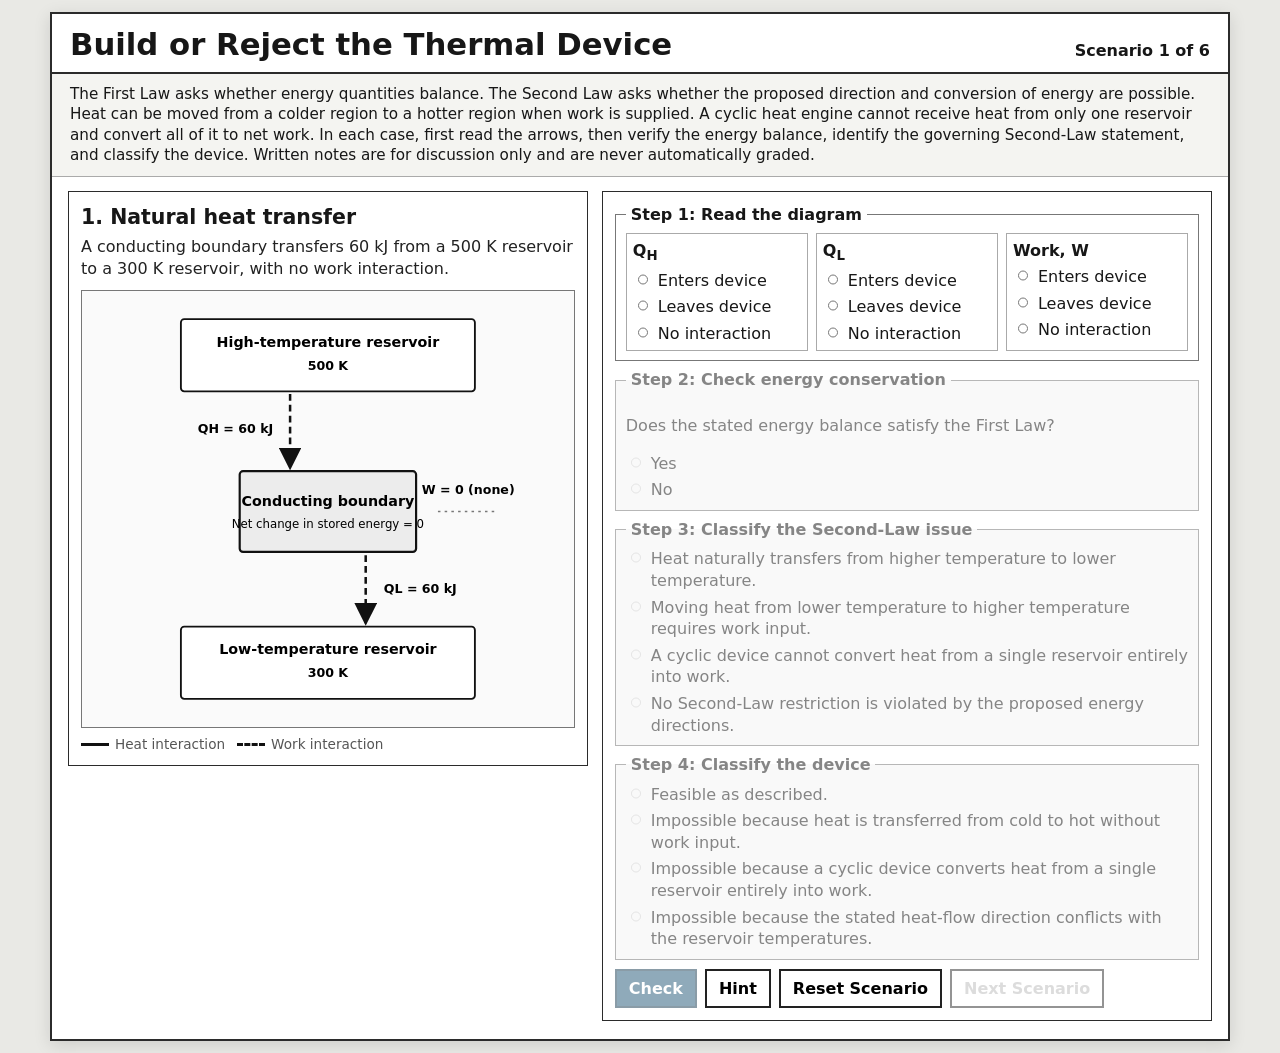
<file: problems/MCET530-LO_6_to_9.html>
<!DOCTYPE html>
<html lang="en">
<head>
  <meta charset="UTF-8">
  <meta name="viewport" content="width=device-width, initial-scale=1.0">
  <title>Build or Reject the Thermal Device</title>
  <style>
    :root {
      --ink: #171717;
      --muted: #555;
      --paper: #fff;
      --panel: #f4f4f1;
      --line: #2b2b2b;
      --accent: #174f70;
      --ok: #176b3a;
      --warn: #8a4b00;
      --bad: #8a1f1f;
      --focus: #ffbf47;
    }

    * { box-sizing: border-box; }

    html { scroll-behavior: smooth; }

    body {
      margin: 0;
      font-family: system-ui, -apple-system, BlinkMacSystemFont, "Segoe UI", sans-serif;
      color: var(--ink);
      background: #e9e9e5;
      line-height: 1.35;
    }

    button, select, input, textarea { font: inherit; }

    button:focus-visible,
    select:focus-visible,
    input:focus-visible,
    textarea:focus-visible,
    [tabindex]:focus-visible {
      outline: 3px solid var(--focus);
      outline-offset: 2px;
    }

    .app {
      width: min(1180px, calc(100% - 24px));
      margin: 12px auto;
      background: var(--paper);
      border: 2px solid var(--line);
      box-shadow: 0 4px 16px rgba(0,0,0,.12);
    }

    header {
      padding: 14px 18px 10px;
      border-bottom: 2px solid var(--line);
      display: grid;
      grid-template-columns: 1fr auto;
      gap: 12px;
      align-items: end;
    }

    h1 {
      margin: 0;
      font-size: clamp(1.45rem, 2.4vw, 2.05rem);
      line-height: 1.1;
    }

    .progress {
      font-weight: 700;
      white-space: nowrap;
    }

    .orientation {
      margin: 0;
      padding: 10px 18px;
      background: var(--panel);
      border-bottom: 1px solid #aaa;
      font-size: .95rem;
    }

    main { padding: 14px 16px 18px; }

    .scenario-shell,
    .build-shell {
      display: grid;
      grid-template-columns: minmax(340px, .92fr) minmax(440px, 1.08fr);
      gap: 14px;
      align-items: start;
    }

    .card {
      border: 1.5px solid var(--line);
      background: var(--paper);
      padding: 12px;
    }

    .card h2,
    .card h3,
    .card h4 { margin-top: 0; }

    .scenario-title {
      margin-bottom: 5px;
      font-size: 1.28rem;
    }

    .scenario-desc {
      margin: 0 0 10px;
      color: #222;
    }

    .diagram-wrap {
      background: #fafafa;
      border: 1px solid #777;
      padding: 8px;
    }

    svg {
      display: block;
      width: 100%;
      height: auto;
      max-height: 420px;
    }

    .svg-box {
      fill: #fff;
      stroke: #111;
      stroke-width: 2.2;
    }

    .svg-device {
      fill: #ececec;
      stroke: #111;
      stroke-width: 2.6;
    }

    .heat-arrow {
      stroke: #111;
      stroke-width: 3;
      fill: none;
      marker-end: url(#arrowSolid);
    }

    .work-arrow {
      stroke: #111;
      stroke-width: 3;
      stroke-dasharray: 8 5;
      fill: none;
      marker-end: url(#arrowSolid);
    }

    .none-line {
      stroke: #777;
      stroke-width: 2;
      stroke-dasharray: 3 5;
    }

    .svg-label { font-size: 17px; font-weight: 700; }
    .svg-small { font-size: 14px; }
    .svg-value { font-size: 15px; font-weight: 650; }

    .legend {
      margin: 7px 0 0;
      display: flex;
      flex-wrap: wrap;
      gap: 12px;
      font-size: .85rem;
      color: var(--muted);
    }

    .legend span::before {
      content: "";
      display: inline-block;
      width: 28px;
      border-top: 3px solid #111;
      margin-right: 6px;
      vertical-align: middle;
    }

    .legend .work-key::before { border-top-style: dashed; }

    .steps {
      display: grid;
      gap: 8px;
    }

    fieldset {
      margin: 0;
      border: 1.5px solid #777;
      padding: 8px 10px 9px;
      min-width: 0;
    }

    fieldset[disabled] {
      opacity: .52;
      background: #f5f5f5;
    }

    legend {
      font-weight: 800;
      padding: 0 5px;
    }

    .direction-grid {
      display: grid;
      grid-template-columns: repeat(3, minmax(0,1fr));
      gap: 8px;
    }

    .direction-group {
      border: 1px solid #aaa;
      padding: 6px;
    }

    .direction-group strong { display: block; margin-bottom: 4px; }

    .option-list {
      display: grid;
      gap: 5px;
    }

    label.choice {
      display: grid;
      grid-template-columns: 18px 1fr;
      gap: 7px;
      align-items: start;
      cursor: pointer;
    }

    .button-row {
      display: flex;
      flex-wrap: wrap;
      gap: 8px;
      margin-top: 9px;
    }

    button {
      border: 2px solid #222;
      background: #fff;
      padding: 7px 12px;
      font-weight: 750;
      cursor: pointer;
      min-height: 38px;
    }

    button.primary {
      background: var(--accent);
      color: #fff;
      border-color: #0c3348;
    }

    button:disabled {
      cursor: not-allowed;
      opacity: .48;
    }

    .hint,
    .feedback,
    .build-feedback,
    .discussion {
      margin-top: 10px;
      border: 1.5px solid #555;
      padding: 9px 10px;
      background: #fbfbf7;
    }

    .hint[hidden],
    .feedback[hidden],
    .build-feedback[hidden],
    .discussion[hidden],
    .view[hidden] { display: none; }

    .feedback h3,
    .build-feedback h3,
    .discussion h3 { margin-bottom: 7px; }

    .feedback-list {
      margin: 0;
      padding-left: 22px;
      display: grid;
      gap: 7px;
    }

    .response-note {
      display: block;
      margin-top: 2px;
      font-size: .92rem;
    }

    .correct { color: var(--ok); font-weight: 750; }
    .incorrect { color: var(--bad); font-weight: 750; }
    .caution { color: var(--warn); font-weight: 750; }

    .status-banner {
      margin: 0 0 8px;
      padding: 7px 9px;
      border-left: 7px solid #333;
      background: #eee;
      font-weight: 750;
    }

    .status-banner.ok { border-left-color: var(--ok); }
    .status-banner.bad { border-left-color: var(--bad); }

    .build-task {
      margin: 0 0 9px;
      padding: 8px 10px;
      background: var(--panel);
      border: 1px solid #888;
    }

    .control-grid {
      display: grid;
      grid-template-columns: repeat(2, minmax(0,1fr));
      gap: 8px 10px;
    }

    .control-grid label {
      display: grid;
      gap: 3px;
      font-weight: 700;
    }

    select, textarea {
      width: 100%;
      border: 1.5px solid #444;
      background: #fff;
      padding: 7px;
    }

    .arrow-controls {
      display: grid;
      grid-template-columns: repeat(3, minmax(0,1fr));
      gap: 8px;
      margin-top: 9px;
    }

    .arrow-control {
      border: 1px solid #888;
      padding: 7px;
    }

    .arrow-control label {
      display: grid;
      gap: 4px;
      font-weight: 700;
    }

    .check-results {
      display: grid;
      gap: 5px;
      margin: 6px 0 0;
      padding: 0;
      list-style: none;
    }

    .check-results li::before {
      display: inline-block;
      width: 1.3em;
      font-weight: 900;
    }

    .check-results li.pass::before { content: "✓"; }
    .check-results li.fail::before { content: "✗"; }

    .discussion-checks {
      display: grid;
      gap: 5px;
      margin-bottom: 8px;
    }

    textarea { min-height: 76px; resize: vertical; }

    .sr-only {
      position: absolute;
      width: 1px;
      height: 1px;
      padding: 0;
      margin: -1px;
      overflow: hidden;
      clip: rect(0,0,0,0);
      white-space: nowrap;
      border: 0;
    }

    .footer-note {
      margin: 12px 0 0;
      font-size: .86rem;
      color: var(--muted);
    }

    @media (max-width: 880px) {
      .scenario-shell, .build-shell { grid-template-columns: 1fr; }
      .direction-grid, .arrow-controls { grid-template-columns: 1fr; }
      .control-grid { grid-template-columns: 1fr 1fr; }
    }

    @media (max-width: 560px) {
      .app { width: 100%; margin: 0; border-left: 0; border-right: 0; }
      header { grid-template-columns: 1fr; }
      .control-grid { grid-template-columns: 1fr; }
    }
  </style>
</head>
<body>
  <div class="app">
    <header>
      <h1>Build or Reject the Thermal Device</h1>
      <div id="progressText" class="progress" aria-live="polite">Scenario 1 of 6</div>
    </header>

    <p class="orientation">
      The First Law asks whether energy quantities balance. The Second Law asks whether the proposed direction and conversion of energy are possible. Heat can be moved from a colder region to a hotter region when work is supplied. A cyclic heat engine cannot receive heat from only one reservoir and convert all of it to net work. In each case, first read the arrows, then verify the energy balance, identify the governing Second-Law statement, and classify the device. Written notes are for discussion only and are never automatically graded.
    </p>

    <main>
      <section id="scenarioView" class="view" aria-labelledby="scenarioHeading">
        <div class="scenario-shell">
          <article class="card">
            <h2 id="scenarioHeading" class="scenario-title"></h2>
            <p id="scenarioDescription" class="scenario-desc"></p>
            <div class="diagram-wrap">
              <svg id="deviceSvg" viewBox="0 0 520 500" role="img" aria-labelledby="svgTitle svgDesc">
                <title id="svgTitle">Thermal device energy-flow diagram</title>
                <desc id="svgDesc">A high-temperature reservoir above a cyclic device and a low-temperature reservoir below it, with labeled arrows for heat and work.</desc>
                <defs>
                  <marker id="arrowSolid" markerWidth="9" markerHeight="9" refX="8" refY="4.5" orient="auto" markerUnits="strokeWidth">
                    <path d="M0,0 L9,4.5 L0,9 z" fill="#111"></path>
                  </marker>
                </defs>

                <rect class="svg-box" x="85" y="24" width="350" height="86" rx="4"></rect>
                <text id="topReservoirLabel" class="svg-label" x="260" y="57" text-anchor="middle"></text>
                <text id="topReservoirTemp" class="svg-value" x="260" y="84" text-anchor="middle"></text>

                <rect class="svg-device" x="155" y="205" width="210" height="96" rx="4"></rect>
                <text id="deviceLabel" class="svg-label" x="260" y="246" text-anchor="middle">Cyclic device</text>
                <text class="svg-small" x="260" y="273" text-anchor="middle">Net change in stored energy = 0</text>

                <rect class="svg-box" x="85" y="390" width="350" height="86" rx="4"></rect>
                <text id="bottomReservoirLabel" class="svg-label" x="260" y="423" text-anchor="middle"></text>
                <text id="bottomReservoirTemp" class="svg-value" x="260" y="450" text-anchor="middle"></text>

                <line id="qhArrow" class="heat-arrow" x1="215" y1="113" x2="215" y2="201"></line>
                <line id="qlArrow" class="heat-arrow" x1="305" y1="305" x2="305" y2="386"></line>
                <line id="wArrow" class="work-arrow" x1="369" y1="253" x2="480" y2="253"></line>

                <text id="qhLabel" class="svg-value" x="150" y="160" text-anchor="middle"></text>
                <text id="qlLabel" class="svg-value" x="370" y="350" text-anchor="middle"></text>
                <text id="wLabel" class="svg-value" x="427" y="232" text-anchor="middle"></text>
              </svg>
            </div>
            <div class="legend" aria-label="Diagram line legend">
              <span>Heat interaction</span>
              <span class="work-key">Work interaction</span>
            </div>
          </article>

          <section class="card" aria-label="Scenario response steps">
            <div class="steps">
              <fieldset id="step1Fieldset">
                <legend>Step 1: Read the diagram</legend>
                <p class="sr-only">Complete all three direction questions to unlock Step 2.</p>
                <div class="direction-grid">
                  <div class="direction-group">
                    <strong>Q<sub>H</sub></strong>
                    <div class="option-list">
                      <label class="choice"><input type="radio" name="qhDir" value="in"> <span>Enters device</span></label>
                      <label class="choice"><input type="radio" name="qhDir" value="out"> <span>Leaves device</span></label>
                      <label class="choice"><input type="radio" name="qhDir" value="none"> <span>No interaction</span></label>
                    </div>
                  </div>
                  <div class="direction-group">
                    <strong>Q<sub>L</sub></strong>
                    <div class="option-list">
                      <label class="choice"><input type="radio" name="qlDir" value="in"> <span>Enters device</span></label>
                      <label class="choice"><input type="radio" name="qlDir" value="out"> <span>Leaves device</span></label>
                      <label class="choice"><input type="radio" name="qlDir" value="none"> <span>No interaction</span></label>
                    </div>
                  </div>
                  <div class="direction-group">
                    <strong>Work, W</strong>
                    <div class="option-list">
                      <label class="choice"><input type="radio" name="wDir" value="in"> <span>Enters device</span></label>
                      <label class="choice"><input type="radio" name="wDir" value="out"> <span>Leaves device</span></label>
                      <label class="choice"><input type="radio" name="wDir" value="none"> <span>No interaction</span></label>
                    </div>
                  </div>
                </div>
              </fieldset>

              <fieldset id="step2Fieldset" disabled>
                <legend>Step 2: Check energy conservation</legend>
                <p>Does the stated energy balance satisfy the First Law?</p>
                <div class="option-list">
                  <label class="choice"><input type="radio" name="firstLaw" value="yes"> <span>Yes</span></label>
                  <label class="choice"><input type="radio" name="firstLaw" value="no"> <span>No</span></label>
                </div>
              </fieldset>

              <fieldset id="step3Fieldset" disabled>
                <legend>Step 3: Classify the Second-Law issue</legend>
                <div id="principleOptions" class="option-list"></div>
              </fieldset>

              <fieldset id="step4Fieldset" disabled>
                <legend>Step 4: Classify the device</legend>
                <div id="classificationOptions" class="option-list"></div>
              </fieldset>
            </div>

            <div class="button-row">
              <button id="checkScenarioBtn" class="primary" type="button" disabled>Check</button>
              <button id="hintScenarioBtn" type="button">Hint</button>
              <button id="resetScenarioBtn" type="button">Reset Scenario</button>
              <button id="nextScenarioBtn" type="button" disabled>Next Scenario</button>
            </div>

            <div id="scenarioHint" class="hint" role="status" hidden></div>
            <div id="scenarioFeedback" class="feedback" aria-live="polite" hidden></div>
          </section>
        </div>
      </section>

      <section id="buildView" class="view" aria-labelledby="buildHeading" hidden>
        <div class="build-shell">
          <article class="card">
            <h2 id="buildHeading">Constrained Build Challenge</h2>
            <p id="buildTaskText" class="build-task"></p>
            <div class="diagram-wrap">
              <svg id="buildSvg" viewBox="0 0 520 500" role="img" aria-labelledby="buildSvgTitle buildSvgDesc">
                <title id="buildSvgTitle">Student-built thermal device diagram</title>
                <desc id="buildSvgDesc">A high-temperature reservoir above a device and a low-temperature reservoir below it, with student-selected heat and work arrows.</desc>
                <defs>
                  <marker id="buildArrow" markerWidth="9" markerHeight="9" refX="8" refY="4.5" orient="auto" markerUnits="strokeWidth">
                    <path d="M0,0 L9,4.5 L0,9 z" fill="#111"></path>
                  </marker>
                </defs>
                <rect class="svg-box" x="85" y="24" width="350" height="86" rx="4"></rect>
                <text class="svg-label" x="260" y="57" text-anchor="middle">High-temperature reservoir</text>
                <text id="buildTopTemp" class="svg-value" x="260" y="84" text-anchor="middle"></text>

                <rect class="svg-device" x="155" y="205" width="210" height="96" rx="4"></rect>
                <text id="buildDeviceLabel" class="svg-label" x="260" y="246" text-anchor="middle"></text>
                <text class="svg-small" x="260" y="273" text-anchor="middle">Cyclic device</text>

                <rect class="svg-box" x="85" y="390" width="350" height="86" rx="4"></rect>
                <text class="svg-label" x="260" y="423" text-anchor="middle">Low-temperature reservoir</text>
                <text id="buildBottomTemp" class="svg-value" x="260" y="450" text-anchor="middle"></text>

                <line id="buildQhArrow" class="heat-arrow" style="marker-end:url(#buildArrow)" x1="215" y1="113" x2="215" y2="201"></line>
                <line id="buildQlArrow" class="heat-arrow" style="marker-end:url(#buildArrow)" x1="305" y1="305" x2="305" y2="386"></line>
                <line id="buildWArrow" class="work-arrow" style="marker-end:url(#buildArrow)" x1="369" y1="253" x2="480" y2="253"></line>

                <text id="buildQhLabel" class="svg-value" x="150" y="160" text-anchor="middle"></text>
                <text id="buildQlLabel" class="svg-value" x="370" y="350" text-anchor="middle"></text>
                <text id="buildWLabel" class="svg-value" x="427" y="232" text-anchor="middle"></text>
              </svg>
            </div>
            <p class="footer-note">Solid arrows represent heat. The dashed arrow represents work. Arrowheads, labels, and symbols carry the meaning; color is not required.</p>
          </article>

          <section class="card" aria-label="Construction controls">
            <div class="control-grid">
              <label><span>Device type</span>
                <select id="deviceType">
                  <option value="">Choose device type</option>
                  <option value="engine">Heat engine</option>
                  <option value="refrigerator">Refrigerator</option>
                </select>
              </label>
              <label><span>High temperature, T<sub>H</sub></span>
                <select id="thSelect"></select>
              </label>
              <label><span>Low temperature, T<sub>L</sub></span>
                <select id="tlSelect"></select>
              </label>
              <label><span>Q<sub>H</sub> magnitude</span>
                <select id="qhMagnitude"></select>
              </label>
              <label><span>Q<sub>L</sub> magnitude</span>
                <select id="qlMagnitude"></select>
              </label>
              <label><span>W magnitude</span>
                <select id="wMagnitude"></select>
              </label>
            </div>

            <div class="arrow-controls">
              <div class="arrow-control">
                <label><span>Q<sub>H</sub> direction</span>
                  <select id="qhDirection">
                    <option value="">Choose direction</option>
                    <option value="in">Enters device</option>
                    <option value="out">Leaves device</option>
                    <option value="none">No interaction</option>
                  </select>
                </label>
              </div>
              <div class="arrow-control">
                <label><span>Q<sub>L</sub> direction</span>
                  <select id="qlDirection">
                    <option value="">Choose direction</option>
                    <option value="in">Enters device</option>
                    <option value="out">Leaves device</option>
                    <option value="none">No interaction</option>
                  </select>
                </label>
              </div>
              <div class="arrow-control">
                <label><span>W direction</span>
                  <select id="wDirection">
                    <option value="">Choose direction</option>
                    <option value="in">Enters device</option>
                    <option value="out">Leaves device</option>
                    <option value="none">No interaction</option>
                  </select>
                </label>
              </div>
            </div>

            <div class="button-row">
              <button id="checkBuildBtn" class="primary" type="button">Check</button>
              <button id="hintBuildBtn" type="button">Hint</button>
              <button id="resetBuildBtn" type="button">Reset Construction</button>
              <button id="nextBuildBtn" type="button" disabled>Next Construction</button>
            </div>

            <div id="buildHint" class="hint" role="status" hidden></div>
            <div id="buildFeedback" class="build-feedback" aria-live="polite" hidden></div>

            <section id="discussionPanel" class="discussion" hidden aria-labelledby="discussionTitle">
              <h3 id="discussionTitle">Be prepared to explain.</h3>
              <div class="discussion-checks">
                <label class="choice"><input type="checkbox"> <span>My device satisfies the First Law because…</span></label>
                <label class="choice"><input type="checkbox"> <span>My device is feasible or impossible because…</span></label>
                <label class="choice"><input type="checkbox"> <span>The work interaction matters because…</span></label>
                <label class="choice"><input type="checkbox"> <span>The reservoir temperatures matter because…</span></label>
              </div>
              <label for="discussionNotes"><strong>Notes for discussion—not automatically evaluated.</strong></label>
              <textarea id="discussionNotes" placeholder="Record a brief explanation, question, or point to discuss."></textarea>
            </section>
          </section>
        </div>
      </section>

      <section id="completeView" class="view card" hidden aria-labelledby="completeHeading">
        <h2 id="completeHeading">Activity complete</h2>
        <p>You evaluated six devices that all satisfy the First Law, then built feasible and impossible devices using explicit constraints. The key distinction is that an energy balance can be numerically correct while the proposed direction or conversion of energy remains impossible under the Second Law.</p>
      </section>
    </main>
  </div>

  <script>
    "use strict";

    const PRINCIPLES = [
      "Heat naturally transfers from higher temperature to lower temperature.",
      "Moving heat from lower temperature to higher temperature requires work input.",
      "A cyclic device cannot convert heat from a single reservoir entirely into work.",
      "No Second-Law restriction is violated by the proposed energy directions."
    ];

    const CLASSIFICATIONS = [
      "Feasible as described.",
      "Impossible because heat is transferred from cold to hot without work input.",
      "Impossible because a cyclic device converts heat from a single reservoir entirely into work.",
      "Impossible because the stated heat-flow direction conflicts with the reservoir temperatures."
    ];

    const scenarios = [
      {
        title: "1. Natural heat transfer",
        description: "A conducting boundary transfers 60 kJ from a 500 K reservoir to a 300 K reservoir, with no work interaction.",
        topLabel: "High-temperature reservoir",
        bottomLabel: "Low-temperature reservoir",
        topTemp: 500,
        bottomTemp: 300,
        deviceLabel: "Conducting boundary",
        qh: { direction: "in", value: 60 },
        ql: { direction: "out", value: 60 },
        w: { direction: "none", value: 0 },
        principle: 0,
        classification: 0,
        balance: "Energy entering = 60 kJ; energy leaving = 60 kJ. Therefore, 60 = 60 kJ.",
        temperature: "The 500 K reservoir is hotter than the 300 K reservoir.",
        workRole: "No work input is needed because heat is moving from the higher-temperature reservoir to the lower-temperature reservoir.",
        governing: "Natural heat-flow direction: heat transfer from higher temperature to lower temperature is permitted.",
        judgment: "Feasible as described. The energy balance closes, and the heat flow follows the natural temperature direction."
      },
      {
        title: "2. Refrigerator-like transfer",
        description: "A cyclic device removes 80 kJ from a 275 K reservoir, receives 20 kJ of work, and rejects 100 kJ to a 300 K reservoir.",
        topLabel: "High-temperature reservoir",
        bottomLabel: "Low-temperature reservoir",
        topTemp: 300,
        bottomTemp: 275,
        deviceLabel: "Cyclic device",
        qh: { direction: "out", value: 100 },
        ql: { direction: "in", value: 80 },
        w: { direction: "in", value: 20 },
        principle: 1,
        classification: 0,
        balance: "Energy entering = 80 kJ + 20 kJ = 100 kJ; energy leaving = 100 kJ.",
        temperature: "The 300 K reservoir is hotter than the 275 K reservoir.",
        workRole: "Work input is present while heat is moved from 275 K to 300 K.",
        governing: "Clausius restriction: transferring heat from lower temperature to higher temperature requires work input.",
        judgment: "Feasible as described. The 20 kJ work input permits 80 kJ to be removed from the colder reservoir and 100 kJ to be rejected to the hotter reservoir."
      },
      {
        title: "3. Clausius violation",
        description: "A cyclic device removes 80 kJ from a 275 K reservoir and rejects 80 kJ to a 300 K reservoir with no work input.",
        topLabel: "High-temperature reservoir",
        bottomLabel: "Low-temperature reservoir",
        topTemp: 300,
        bottomTemp: 275,
        deviceLabel: "Cyclic device",
        qh: { direction: "out", value: 80 },
        ql: { direction: "in", value: 80 },
        w: { direction: "none", value: 0 },
        principle: 1,
        classification: 1,
        balance: "Energy entering = 80 kJ; energy leaving = 80 kJ. Therefore, the First Law is satisfied.",
        temperature: "The 300 K reservoir is hotter than the 275 K reservoir.",
        workRole: "No work input is present even though heat is moved from 275 K to 300 K.",
        governing: "Clausius restriction: a cyclic device cannot transfer heat from a colder reservoir to a hotter reservoir without work input.",
        judgment: "Impossible. The energy quantities balance, but the proposed cold-to-hot transfer occurs without the required work input."
      },
      {
        title: "4. Kelvin–Planck violation",
        description: "A cyclic device receives 100 kJ from one 500 K reservoir and produces 100 kJ of net work with no heat rejection.",
        topLabel: "Only thermal reservoir",
        bottomLabel: "No second reservoir used",
        topTemp: 500,
        bottomTemp: null,
        deviceLabel: "Cyclic device",
        qh: { direction: "in", value: 100 },
        ql: { direction: "none", value: 0 },
        w: { direction: "out", value: 100 },
        principle: 2,
        classification: 2,
        balance: "Energy entering = 100 kJ; energy leaving as work = 100 kJ. Therefore, the First Law is satisfied.",
        temperature: "Only one thermal reservoir, at 500 K, participates in the cycle.",
        workRole: "Work leaves the device, but no heat is rejected to a lower-temperature reservoir.",
        governing: "Kelvin–Planck restriction: a cyclic heat engine cannot convert heat received from a single reservoir entirely into net work.",
        judgment: "Impossible. The energy balance closes, but complete conversion of single-reservoir heat input into cyclic net work is prohibited."
      },
      {
        title: "5. Feasible heat engine",
        description: "A cyclic device receives 100 kJ from a 600 K reservoir, produces 35 kJ of work, and rejects 65 kJ to a 300 K reservoir.",
        topLabel: "High-temperature reservoir",
        bottomLabel: "Low-temperature reservoir",
        topTemp: 600,
        bottomTemp: 300,
        deviceLabel: "Cyclic heat engine",
        qh: { direction: "in", value: 100 },
        ql: { direction: "out", value: 65 },
        w: { direction: "out", value: 35 },
        principle: 3,
        classification: 0,
        balance: "Energy entering = 100 kJ; energy leaving = 65 kJ + 35 kJ = 100 kJ.",
        temperature: "The 600 K reservoir is hotter than the 300 K reservoir.",
        workRole: "Work leaves the device while some heat is rejected to the lower-temperature reservoir.",
        governing: "No listed Second-Law restriction is violated: heat enters from the hotter reservoir, some heat is rejected to the colder reservoir, and the remainder leaves as work.",
        judgment: "Feasible as described. The First Law closes and the heat engine does not claim complete conversion of heat into work."
      },
      {
        title: "6. Temperature-label contradiction",
        description: "A cyclic device is labeled as receiving 100 kJ from a “hot” reservoir at 290 K, rejecting 70 kJ to a “cold” reservoir at 320 K, and producing 30 kJ of work.",
        topLabel: "Labeled “hot” reservoir",
        bottomLabel: "Labeled “cold” reservoir",
        topTemp: 290,
        bottomTemp: 320,
        deviceLabel: "Cyclic device",
        qh: { direction: "in", value: 100 },
        ql: { direction: "out", value: 70 },
        w: { direction: "out", value: 30 },
        principle: 0,
        classification: 3,
        balance: "Energy entering = 100 kJ; energy leaving = 70 kJ + 30 kJ = 100 kJ.",
        temperature: "The reservoir labeled “cold” is actually hotter: 320 K > 290 K.",
        workRole: "The device produces work; it does not receive work that could assist heat transfer from 290 K to 320 K.",
        governing: "Natural heat-flow direction: the proposed heat transfer is from the lower absolute temperature to the higher absolute temperature while the device also produces work.",
        judgment: "Impossible as described. The labels do not control the physics; the numerical temperatures show that the stated heat-flow direction conflicts with the reservoirs."
      }
    ];

    const buildTasks = [
      {
        title: "Build 1 of 3: one feasible heat engine",
        instruction: "Choose values and arrow directions for a heat engine that receives heat from the higher-temperature reservoir, produces work, rejects some heat to the lower-temperature reservoir, and satisfies the First Law.",
        mode: "feasibleEngine"
      },
      {
        title: "Build 2 of 3: one feasible refrigerator",
        instruction: "Choose values and arrow directions for a refrigerator that removes heat from the lower-temperature reservoir, receives work, rejects heat to the higher-temperature reservoir, and satisfies the First Law.",
        mode: "feasibleRefrigerator"
      },
      {
        title: "Build 3 of 3: one impossible device that still satisfies the First Law",
        instruction: "Construct either an engine-like device with no heat rejection or a refrigerator-like device with no work input. The energy quantities must still balance.",
        mode: "impossibleBalanced"
      }
    ];

    const state = {
      scenarioIndex: 0,
      scenarioChecked: false,
      scenarioHintLevel: 0,
      buildIndex: 0,
      buildPassed: false,
      buildHintLevel: 0
    };

    const byId = (id) => document.getElementById(id);

    const progressText = byId("progressText");
    const scenarioView = byId("scenarioView");
    const buildView = byId("buildView");
    const completeView = byId("completeView");
    const scenarioHeading = byId("scenarioHeading");
    const scenarioDescription = byId("scenarioDescription");
    const principleOptions = byId("principleOptions");
    const classificationOptions = byId("classificationOptions");
    const step2Fieldset = byId("step2Fieldset");
    const step3Fieldset = byId("step3Fieldset");
    const step4Fieldset = byId("step4Fieldset");
    const checkScenarioBtn = byId("checkScenarioBtn");
    const nextScenarioBtn = byId("nextScenarioBtn");
    const scenarioHint = byId("scenarioHint");
    const scenarioFeedback = byId("scenarioFeedback");

    const buildValues = [0, 20, 30, 35, 40, 50, 60, 65, 70, 80, 100, 120];
    const thValues = [300, 350, 400, 500, 600];
    const tlValues = [250, 275, 300, 325, 350, 400];

    function optionMarkup(name, value, text) {
      return `<label class="choice"><input type="radio" name="${name}" value="${value}"> <span>${text}</span></label>`;
    }

    function selectedValue(name) {
      const selected = document.querySelector(`input[name="${name}"]:checked`);
      return selected ? selected.value : null;
    }

    function setArrow(line, direction, positions) {
      const marker = line.id.startsWith("build") ? "url(#buildArrow)" : "url(#arrowSolid)";
      if (direction === "none" || !direction) {
        line.setAttribute("x1", positions.none.x1);
        line.setAttribute("y1", positions.none.y1);
        line.setAttribute("x2", positions.none.x2);
        line.setAttribute("y2", positions.none.y2);
        line.setAttribute("class", "none-line");
        line.removeAttribute("marker-end");
        return;
      }

      const p = positions[direction];
      line.setAttribute("x1", p.x1);
      line.setAttribute("y1", p.y1);
      line.setAttribute("x2", p.x2);
      line.setAttribute("y2", p.y2);
      line.setAttribute("class", line.id.toLowerCase().includes("w") ? "work-arrow" : "heat-arrow");
      line.setAttribute("marker-end", marker);
    }

    const arrowPositions = {
      qh: {
        in: { x1: 215, y1: 113, x2: 215, y2: 201 },
        out: { x1: 215, y1: 201, x2: 215, y2: 113 },
        none: { x1: 190, y1: 157, x2: 240, y2: 157 }
      },
      ql: {
        in: { x1: 305, y1: 386, x2: 305, y2: 305 },
        out: { x1: 305, y1: 305, x2: 305, y2: 386 },
        none: { x1: 280, y1: 346, x2: 330, y2: 346 }
      },
      w: {
        in: { x1: 480, y1: 253, x2: 369, y2: 253 },
        out: { x1: 369, y1: 253, x2: 480, y2: 253 },
        none: { x1: 391, y1: 253, x2: 458, y2: 253 }
      }
    };

    function interactionLabel(symbol, item) {
      if (item.direction === "none" || item.value === 0) return `${symbol} = 0 (none)`;
      return `${symbol} = ${item.value} kJ`;
    }

    function renderScenarioDiagram(s) {
      byId("topReservoirLabel").textContent = s.topLabel;
      byId("topReservoirTemp").textContent = `${s.topTemp} K`;
      byId("bottomReservoirLabel").textContent = s.bottomLabel;
      byId("bottomReservoirTemp").textContent = s.bottomTemp === null ? "No heat interaction" : `${s.bottomTemp} K`;
      byId("deviceLabel").textContent = s.deviceLabel;

      setArrow(byId("qhArrow"), s.qh.direction, arrowPositions.qh);
      setArrow(byId("qlArrow"), s.ql.direction, arrowPositions.ql);
      setArrow(byId("wArrow"), s.w.direction, arrowPositions.w);

      byId("qhLabel").textContent = interactionLabel("QH", s.qh);
      byId("qlLabel").textContent = interactionLabel("QL", s.ql);
      byId("wLabel").textContent = interactionLabel("W", s.w);
    }

    function renderScenario() {
      const s = scenarios[state.scenarioIndex];
      state.scenarioChecked = false;
      state.scenarioHintLevel = 0;
      progressText.textContent = `Scenario ${state.scenarioIndex + 1} of ${scenarios.length}`;
      scenarioHeading.textContent = s.title;
      scenarioDescription.textContent = s.description;
      renderScenarioDiagram(s);

      principleOptions.innerHTML = PRINCIPLES.map((text, i) => optionMarkup("principle", String(i), text)).join("");
      classificationOptions.innerHTML = CLASSIFICATIONS.map((text, i) => optionMarkup("classification", String(i), text)).join("");

      document.querySelectorAll('#scenarioView input[type="radio"]').forEach(input => {
        input.checked = false;
        input.addEventListener("change", updateScenarioLocks);
      });

      step2Fieldset.disabled = true;
      step3Fieldset.disabled = true;
      step4Fieldset.disabled = true;
      checkScenarioBtn.disabled = true;
      nextScenarioBtn.disabled = true;
      nextScenarioBtn.textContent = state.scenarioIndex === scenarios.length - 1 ? "Go to Build Challenge" : "Next Scenario";
      scenarioHint.hidden = true;
      scenarioHint.textContent = "";
      scenarioFeedback.hidden = true;
      scenarioFeedback.innerHTML = "";
      window.scrollTo({ top: 0, behavior: "instant" });
    }

    function updateScenarioLocks() {
      const step1Done = ["qhDir", "qlDir", "wDir"].every(name => selectedValue(name) !== null);
      step2Fieldset.disabled = !step1Done;

      const step2Done = step1Done && selectedValue("firstLaw") !== null;
      step3Fieldset.disabled = !step2Done;

      const step3Done = step2Done && selectedValue("principle") !== null;
      step4Fieldset.disabled = !step3Done;

      const step4Done = step3Done && selectedValue("classification") !== null;
      checkScenarioBtn.disabled = !step4Done;
    }

    function responseComment(label, chosen, correct, labels) {
      if (chosen === correct) {
        return `<span class="response-note correct">Your ${label} selection matches the diagram.</span>`;
      }
      const chosenText = labels[chosen] || "no selection";
      const correctText = labels[correct];
      return `<span class="response-note incorrect">You selected “${chosenText},” but the diagram shows “${correctText}.” Follow the arrowhead, not the arrow label location.</span>`;
    }

    function checkScenario() {
      if (checkScenarioBtn.disabled) return;
      const s = scenarios[state.scenarioIndex];
      const directionLabels = { in: "enters device", out: "leaves device", none: "no interaction" };
      const qhChoice = selectedValue("qhDir");
      const qlChoice = selectedValue("qlDir");
      const wChoice = selectedValue("wDir");
      const firstLawChoice = selectedValue("firstLaw");
      const principleChoice = Number(selectedValue("principle"));
      const classChoice = Number(selectedValue("classification"));

      const allCorrect = qhChoice === s.qh.direction && qlChoice === s.ql.direction && wChoice === s.w.direction && firstLawChoice === "yes" && principleChoice === s.principle && classChoice === s.classification;

      const directionFeedback = [
        responseComment("QH direction", qhChoice, s.qh.direction, directionLabels),
        responseComment("QL direction", qlChoice, s.ql.direction, directionLabels),
        responseComment("work direction", wChoice, s.w.direction, directionLabels)
      ].join("");

      const firstLawNote = firstLawChoice === "yes"
        ? `<span class="response-note correct">You correctly identified that the stated quantities satisfy the First Law.</span>`
        : `<span class="response-note incorrect">You selected “No,” but the entering and leaving energy quantities are equal. Energy imbalance is not the reason to reject this case.</span>`;

      const principleNote = principleChoice === s.principle
        ? `<span class="response-note correct">Your governing statement matches the primary Second-Law issue.</span>`
        : `<span class="response-note incorrect">You selected “${PRINCIPLES[principleChoice]}” The better governing statement is “${PRINCIPLES[s.principle]}”</span>`;

      const classNote = classChoice === s.classification
        ? `<span class="response-note correct">Your final classification matches the proposed device.</span>`
        : `<span class="response-note incorrect">You selected “${CLASSIFICATIONS[classChoice]}” The best classification is “${CLASSIFICATIONS[s.classification]}”</span>`;

      scenarioFeedback.innerHTML = `
        <p class="status-banner ${allCorrect ? "ok" : "bad"}">${allCorrect ? "All four steps are consistent with the diagram and the Second Law." : "Review the specific mismatches below. You may revise your selections and check again."}</p>
        <ol class="feedback-list">
          <li><strong>Energy balance:</strong> ${s.balance}${firstLawNote}${directionFeedback}</li>
          <li><strong>Temperature comparison:</strong> ${s.temperature}</li>
          <li><strong>Work role:</strong> ${s.workRole}</li>
          <li><strong>Governing Second-Law principle:</strong> ${s.governing}${principleNote}</li>
          <li><strong>Final judgment:</strong> ${s.judgment}${classNote}</li>
        </ol>`;

      scenarioFeedback.hidden = false;
      state.scenarioChecked = true;
      nextScenarioBtn.disabled = false;
      scenarioFeedback.scrollIntoView({ block: "nearest" });
    }

    function showScenarioHint() {
      const s = scenarios[state.scenarioIndex];
      const hints = [
        "Start with the arrowheads. Determine what crosses the device boundary and in which direction before judging feasibility.",
        "For a cyclic device, compare total energy entering with total energy leaving. A correct balance does not prove that the cycle is possible.",
        s.classification === 1 ? "Focus on whether heat is being moved from the lower temperature to the higher temperature and whether work enters the device."
          : s.classification === 2 ? "Focus on whether the cycle rejects any heat to a second reservoir."
          : s.classification === 3 ? "Ignore the words “hot” and “cold” for a moment. Compare the numerical temperatures."
          : "After confirming the balance, ask whether the heat and work directions violate either the Clausius or Kelvin–Planck restriction."
      ];
      const index = Math.min(state.scenarioHintLevel, hints.length - 1);
      scenarioHint.textContent = hints[index];
      scenarioHint.hidden = false;
      state.scenarioHintLevel += 1;
    }

    function resetScenario() {
      renderScenario();
      byId("step1Fieldset").focus?.();
    }

    function nextScenario() {
      if (!state.scenarioChecked) return;
      if (state.scenarioIndex < scenarios.length - 1) {
        state.scenarioIndex += 1;
        renderScenario();
      } else {
        scenarioView.hidden = true;
        buildView.hidden = false;
        state.buildIndex = 0;
        initializeBuildControls();
        renderBuildTask();
      }
    }

    function fillSelect(select, values, suffix, prompt = null) {
      const promptOption = prompt ? `<option value="">${prompt}</option>` : "";
      select.innerHTML = promptOption + values.map(v => `<option value="${v}">${v}${suffix}</option>`).join("");
    }

    function populateTlOptions() {
      const th = Number(byId("thSelect").value);
      const validTl = tlValues.filter(v => v < th);
      const old = Number(byId("tlSelect").value);
      fillSelect(byId("tlSelect"), validTl, " K");
      if (validTl.includes(old)) byId("tlSelect").value = String(old);
      else byId("tlSelect").value = String(validTl[Math.max(0, validTl.length - 2)] ?? validTl[0]);
    }

    function initializeBuildControls() {
      fillSelect(byId("thSelect"), thValues, " K");
      fillSelect(byId("qhMagnitude"), buildValues, " kJ", "Choose magnitude");
      fillSelect(byId("qlMagnitude"), buildValues, " kJ", "Choose magnitude");
      fillSelect(byId("wMagnitude"), buildValues, " kJ", "Choose magnitude");
      byId("thSelect").value = "500";
      populateTlOptions();

      ["deviceType", "thSelect", "tlSelect", "qhMagnitude", "qlMagnitude", "wMagnitude", "qhDirection", "qlDirection", "wDirection"].forEach(id => {
        byId(id).addEventListener("change", () => {
          if (id === "thSelect") populateTlOptions();
          state.buildPassed = false;
          byId("nextBuildBtn").disabled = true;
          byId("discussionPanel").hidden = true;
          updateBuildDiagram();
          updateBuildLock();
        });
      });
    }

    function setBuildDefaults() {
      const mode = buildTasks[state.buildIndex].mode;
      byId("thSelect").value = "500";
      populateTlOptions();
      byId("tlSelect").value = "300";
      byId("deviceType").value = mode === "feasibleEngine" ? "engine" : mode === "feasibleRefrigerator" ? "refrigerator" : "";
      byId("qhMagnitude").value = "";
      byId("qlMagnitude").value = "";
      byId("wMagnitude").value = "";
      byId("qhDirection").value = "";
      byId("qlDirection").value = "";
      byId("wDirection").value = "";
    }

    function buildInputsComplete() {
      return ["deviceType", "qhMagnitude", "qlMagnitude", "wMagnitude", "qhDirection", "qlDirection", "wDirection"]
        .every(id => byId(id).value !== "");
    }

    function updateBuildLock() {
      byId("checkBuildBtn").disabled = !buildInputsComplete();
    }

    function renderBuildTask() {
      const task = buildTasks[state.buildIndex];
      progressText.textContent = `Build challenge ${state.buildIndex + 1} of ${buildTasks.length}`;
      byId("buildTaskText").innerHTML = `<strong>${task.title}</strong><br>${task.instruction}`;
      byId("buildFeedback").hidden = true;
      byId("buildFeedback").innerHTML = "";
      byId("buildHint").hidden = true;
      byId("buildHint").textContent = "";
      byId("discussionPanel").hidden = true;
      byId("discussionNotes").value = "";
      byId("discussionPanel").querySelectorAll('input[type="checkbox"]').forEach(cb => cb.checked = false);
      byId("nextBuildBtn").disabled = true;
      byId("nextBuildBtn").textContent = state.buildIndex === buildTasks.length - 1 ? "Finish Activity" : "Next Construction";
      state.buildPassed = false;
      state.buildHintLevel = 0;
      setBuildDefaults();
      updateBuildDiagram();
      updateBuildLock();
      window.scrollTo({ top: 0, behavior: "instant" });
    }

    function getBuild() {
      return {
        type: byId("deviceType").value,
        th: Number(byId("thSelect").value),
        tl: Number(byId("tlSelect").value),
        qh: { magnitude: Number(byId("qhMagnitude").value || 0), magnitudeSelected: byId("qhMagnitude").value !== "", direction: byId("qhDirection").value },
        ql: { magnitude: Number(byId("qlMagnitude").value || 0), magnitudeSelected: byId("qlMagnitude").value !== "", direction: byId("qlDirection").value },
        w: { magnitude: Number(byId("wMagnitude").value || 0), magnitudeSelected: byId("wMagnitude").value !== "", direction: byId("wDirection").value }
      };
    }

    function normalizeInteraction(item) {
      if (item.direction === "none") return 0;
      return item.magnitude;
    }

    function energyTotals(build) {
      const interactions = [build.qh, build.ql, build.w];
      let entering = 0;
      let leaving = 0;
      interactions.forEach(item => {
        const value = normalizeInteraction(item);
        if (item.direction === "in") entering += value;
        if (item.direction === "out") leaving += value;
      });
      return { entering, leaving, balanced: entering === leaving };
    }

    function nonzeroDirectionsConsistent(build) {
      const interactions = [build.qh, build.ql, build.w];
      return interactions.every(item => (item.direction === "none" && item.magnitude === 0) || (item.direction !== "none" && item.magnitude > 0));
    }

    function enginePattern(build) {
      return build.type === "engine" && build.qh.direction === "in" && build.w.direction === "out" && ["out", "none"].includes(build.ql.direction);
    }

    function refrigeratorPattern(build) {
      return build.type === "refrigerator" && build.ql.direction === "in" && build.qh.direction === "out" && ["in", "none"].includes(build.w.direction);
    }

    function engineFeasible(build) {
      return enginePattern(build) && build.qh.magnitude > 0 && build.ql.direction === "out" && build.ql.magnitude > 0 && build.w.magnitude > 0;
    }

    function refrigeratorFeasible(build) {
      return refrigeratorPattern(build) && build.ql.magnitude > 0 && build.qh.magnitude > 0 && build.w.direction === "in" && build.w.magnitude > 0;
    }

    function evaluateBuild(build, mode) {
      const totals = energyTotals(build);
      const tempValid = build.th > build.tl;
      const interactionConsistent = nonzeroDirectionsConsistent(build);
      const patternValid = build.type === "engine" ? enginePattern(build) : refrigeratorPattern(build);
      const feasible = totals.balanced && tempValid && interactionConsistent && (build.type === "engine" ? engineFeasible(build) : refrigeratorFeasible(build));

      let targetMet = false;
      let finalMessage = "";
      let governing = "";

      if (mode === "feasibleEngine") {
        targetMet = feasible && build.type === "engine";
        governing = build.ql.direction === "out" && build.ql.magnitude > 0
          ? "The engine rejects some heat to the lower-temperature reservoir instead of converting all heat input into work."
          : "A cyclic heat engine must reject some heat to a lower-temperature reservoir.";
        finalMessage = targetMet
          ? "This is a feasible heat engine under the rules used in this activity."
          : "This does not yet meet the requested feasible heat-engine construction.";
      } else if (mode === "feasibleRefrigerator") {
        targetMet = feasible && build.type === "refrigerator";
        governing = build.w.direction === "in" && build.w.magnitude > 0
          ? "Work input is present while heat is moved from the lower-temperature reservoir to the higher-temperature reservoir."
          : "Cold-to-hot heat transfer requires work input.";
        finalMessage = targetMet
          ? "This is a feasible refrigerator under the rules used in this activity."
          : "This does not yet meet the requested feasible-refrigerator construction.";
      } else {
        const meaningfulImpossiblePattern = patternValid;
        const secondLawViolation = build.type === "engine"
          ? (build.ql.direction === "none" && build.ql.magnitude === 0 && build.qh.magnitude > 0 && build.w.magnitude > 0)
          : (build.w.direction === "none" && build.w.magnitude === 0 && build.ql.magnitude > 0 && build.qh.magnitude > 0);
        targetMet = totals.balanced && tempValid && interactionConsistent && meaningfulImpossiblePattern && secondLawViolation;
        governing = build.type === "engine"
          ? "An engine-like cycle with heat input and equal work output but no heat rejection is a Kelvin–Planck violation."
          : "A refrigerator-like cycle that moves heat from low temperature to high temperature without work input is a Clausius violation.";
        finalMessage = targetMet
          ? "This is an impossible device that still satisfies the First Law."
          : "This construction must balance energy and show one of the specified Second-Law violations without using arbitrary arrow mismatches.";
      }

      return { totals, tempValid, interactionConsistent, patternValid, feasible, targetMet, governing, finalMessage };
    }

    function buildInteractionLabel(symbol, item) {
      if (!item.magnitudeSelected) return `${symbol}: choose magnitude`;
      if (!item.direction) return `${symbol} = ${item.magnitude} kJ; choose direction`;
      if (item.direction === "none") return `${symbol} = ${item.magnitude} kJ (none)`;
      return `${symbol} = ${item.magnitude} kJ`;
    }

    function updateBuildDiagram() {
      const build = getBuild();
      byId("buildTopTemp").textContent = `TH = ${build.th} K`;
      byId("buildBottomTemp").textContent = `TL = ${build.tl} K`;
      byId("buildDeviceLabel").textContent = build.type === "engine" ? "Heat engine" : build.type === "refrigerator" ? "Refrigerator" : "Choose device type";
      setArrow(byId("buildQhArrow"), build.qh.direction, arrowPositions.qh);
      setArrow(byId("buildQlArrow"), build.ql.direction, arrowPositions.ql);
      setArrow(byId("buildWArrow"), build.w.direction, arrowPositions.w);
      byId("buildQhLabel").textContent = buildInteractionLabel("QH", build.qh);
      byId("buildQlLabel").textContent = buildInteractionLabel("QL", build.ql);
      byId("buildWLabel").textContent = buildInteractionLabel("W", build.w);
    }

    function resultItem(pass, label, explanation) {
      return `<li class="${pass ? "pass correct" : "fail incorrect"}"><strong>${label}:</strong> ${explanation}</li>`;
    }

    function checkBuild() {
      if (!buildInputsComplete()) return;
      const build = getBuild();
      const task = buildTasks[state.buildIndex];
      const result = evaluateBuild(build, task.mode);
      const typeText = build.type === "engine" ? "heat engine" : "refrigerator";
      const patternText = build.type === "engine"
        ? "A heat-engine pattern needs QH into the device, W out, and QL out or absent only when intentionally demonstrating the prohibited no-rejection case."
        : "A refrigerator pattern needs QL into the device, QH out, and W into the device or absent only when intentionally demonstrating the prohibited no-work case.";

      const directionRulePass = task.mode === "impossibleBalanced" ? result.patternValid : (build.type === "engine" ? engineFeasible(build) : refrigeratorFeasible(build));
      const directionExplanation = directionRulePass
        ? `The arrow pattern is consistent with the selected ${typeText} and the requested task.`
        : patternText;

      const secondLawPass = task.mode === "impossibleBalanced" ? !result.feasible && result.targetMet : result.feasible;
      const secondLawExplanation = task.mode === "impossibleBalanced"
        ? (result.targetMet ? result.governing : "The device must show the specified missing heat rejection or missing work input while remaining energy-balanced.")
        : result.governing;

      byId("buildFeedback").innerHTML = `
        <p class="status-banner ${result.targetMet ? "ok" : "bad"}">${result.finalMessage}</p>
        <ul class="check-results">
          ${resultItem(result.totals.balanced, "First-Law balance", `Energy entering = ${result.totals.entering} kJ; energy leaving = ${result.totals.leaving} kJ.`)}
          ${resultItem(result.tempValid, "Temperature ordering", `TH = ${build.th} K and TL = ${build.tl} K. The interface only allows TH > TL.`)}
          ${resultItem(result.interactionConsistent, "Magnitude-direction consistency", result.interactionConsistent ? "Every zero magnitude is marked as no interaction, and every active arrow has a positive magnitude." : "Use 0 kJ only with “No interaction,” and use a positive magnitude for every entering or leaving arrow.")}
          ${resultItem(directionRulePass, "Device arrow pattern", directionExplanation)}
          ${resultItem(secondLawPass, "Second-Law test", secondLawExplanation)}
        </ul>`;

      byId("buildFeedback").hidden = false;
      state.buildPassed = result.targetMet;
      byId("nextBuildBtn").disabled = !result.targetMet;
      byId("discussionPanel").hidden = !result.targetMet;
      if (result.targetMet) byId("discussionPanel").scrollIntoView({ block: "nearest" });
    }

    function showBuildHint() {
      const mode = buildTasks[state.buildIndex].mode;
      const hintsByMode = {
        feasibleEngine: [
          "Start with the arrow pattern: QH in, QL out, and W out.",
          "Choose positive values that satisfy QH = QL + W.",
          "The heat engine must reject some heat; QL cannot be zero."
        ],
        feasibleRefrigerator: [
          "Start with the arrow pattern: QL in, W in, and QH out.",
          "Choose positive values that satisfy QH = QL + W.",
          "The work input must be greater than zero because heat is moved from TL to TH."
        ],
        impossibleBalanced: [
          "Keep the energy balance correct. The impossible feature must come from the Second Law, not arithmetic.",
          "For an engine-like violation, try QH in, W out, and no QL. For a refrigerator-like violation, try QL in, QH out, and no W.",
          "Use 0 kJ together with “No interaction.”"
        ]
      };
      const hints = hintsByMode[mode];
      const index = Math.min(state.buildHintLevel, hints.length - 1);
      byId("buildHint").textContent = hints[index];
      byId("buildHint").hidden = false;
      state.buildHintLevel += 1;
    }

    function resetBuild() {
      renderBuildTask();
    }

    function nextBuild() {
      if (!state.buildPassed) return;
      if (state.buildIndex < buildTasks.length - 1) {
        state.buildIndex += 1;
        renderBuildTask();
      } else {
        buildView.hidden = true;
        completeView.hidden = false;
        progressText.textContent = "Complete";
        window.scrollTo({ top: 0, behavior: "instant" });
      }
    }

    checkScenarioBtn.addEventListener("click", checkScenario);
    byId("hintScenarioBtn").addEventListener("click", showScenarioHint);
    byId("resetScenarioBtn").addEventListener("click", resetScenario);
    nextScenarioBtn.addEventListener("click", nextScenario);
    byId("checkBuildBtn").addEventListener("click", checkBuild);
    byId("hintBuildBtn").addEventListener("click", showBuildHint);
    byId("resetBuildBtn").addEventListener("click", resetBuild);
    byId("nextBuildBtn").addEventListener("click", nextBuild);

    renderScenario();
  </script>
</body>
</html>
</file>
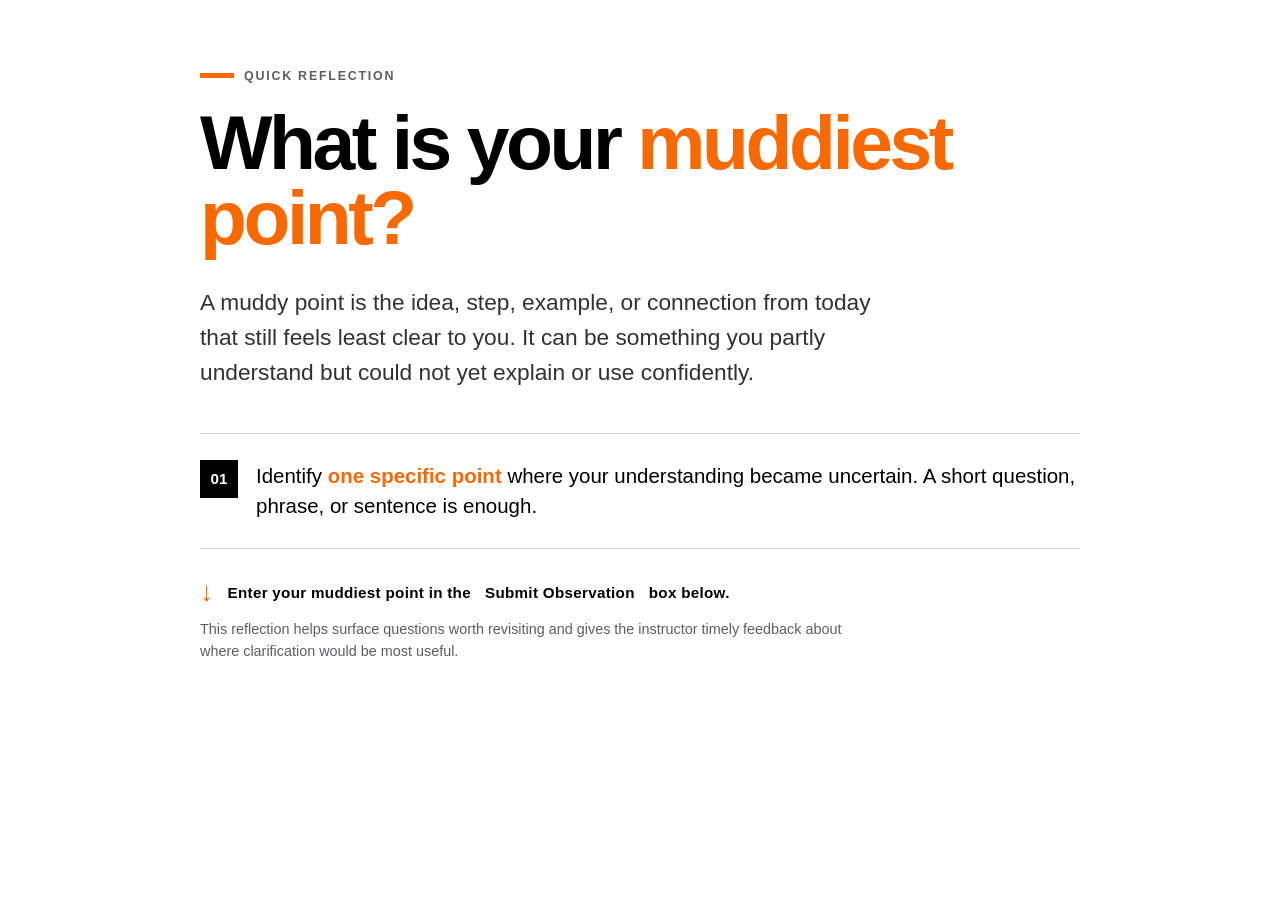
<file: problems/muddiest_points_prompt.html>
<!doctype html>
<html lang="en">
<head>
  <meta charset="utf-8" />
  <meta name="viewport" content="width=device-width, initial-scale=1" />
  <title>Muddiest Point</title>
  <style>
    :root {
      --rit-orange: #F76902;
      --black: #000000;
      --white: #FFFFFF;
      --gray-100: #F4F4F4;
      --gray-300: #D7D2CB;
      --gray-500: #ACA39A;
      --gray-700: #5B5F62;
    }

    * { box-sizing: border-box; }

    html, body { min-height: 100%; }

    body {
      margin: 0;
      background: var(--white);
      color: var(--black);
      font-family: Arial, Helvetica, sans-serif;
      display: grid;
      place-items: center;
      padding: clamp(24px, 5vw, 72px);
    }

    main {
      width: min(880px, 100%);
    }

    .eyebrow {
      display: inline-flex;
      align-items: center;
      gap: 10px;
      margin-bottom: 22px;
      color: var(--gray-700);
      font-size: 0.78rem;
      font-weight: 800;
      letter-spacing: 0.14em;
      text-transform: uppercase;
    }

    .eyebrow::before {
      content: "";
      width: 34px;
      height: 5px;
      background: var(--rit-orange);
      display: inline-block;
    }

    h1 {
      margin: 0;
      max-width: 760px;
      font-size: clamp(2.3rem, 6vw, 5.4rem);
      line-height: 0.98;
      letter-spacing: -0.045em;
      font-weight: 800;
    }

    h1 span { color: var(--rit-orange); }

    .lead {
      max-width: 700px;
      margin: 30px 0 0;
      font-size: clamp(1.1rem, 2vw, 1.42rem);
      line-height: 1.55;
      color: #323232;
    }

    .prompt {
      margin-top: 42px;
      border-top: 1px solid var(--gray-300);
      border-bottom: 1px solid var(--gray-300);
      padding: 26px 0;
      display: grid;
      grid-template-columns: auto 1fr;
      gap: 18px;
      align-items: start;
    }

    .number {
      width: 38px;
      height: 38px;
      display: grid;
      place-items: center;
      background: var(--black);
      color: var(--white);
      font-weight: 800;
      font-size: 0.95rem;
    }

    .prompt p {
      margin: 1px 0 0;
      font-size: clamp(1.05rem, 1.8vw, 1.28rem);
      line-height: 1.5;
    }

    .prompt strong { color: var(--rit-orange); }

    .direction {
      margin-top: 30px;
      display: flex;
      align-items: center;
      gap: 14px;
      font-size: 0.95rem;
      font-weight: 800;
      letter-spacing: 0.02em;
    }

    .arrow {
      color: var(--rit-orange);
      font-size: 1.65rem;
      line-height: 1;
    }

    .note {
      margin-top: 14px;
      max-width: 650px;
      color: var(--gray-700);
      font-size: 0.9rem;
      line-height: 1.5;
    }

    @media (max-width: 560px) {
      body { place-items: start center; }
      .prompt { grid-template-columns: 1fr; }
    }
  </style>
</head>
<body>
  <main aria-labelledby="page-title">
    <div class="eyebrow">Quick reflection</div>

    <h1 id="page-title">What is your <span>muddiest point?</span></h1>

    <p class="lead">
      A muddy point is the idea, step, example, or connection from today that still feels least clear to you. It can be something you partly understand but could not yet explain or use confidently.
    </p>

    <section class="prompt" aria-label="Muddiest point guidance">
      <div class="number" aria-hidden="true">01</div>
      <p>
        Identify <strong>one specific point</strong> where your understanding became uncertain. A short question, phrase, or sentence is enough.
      </p>
    </section>

    <div class="direction">
      <span class="arrow" aria-hidden="true">↓</span>
      Enter your muddiest point in the <strong>Submit Observation</strong> box below.
    </div>

    <p class="note">This reflection helps surface questions worth revisiting and gives the instructor timely feedback about where clarification would be most useful.</p>
  </main>
</body>
</html>
</file>
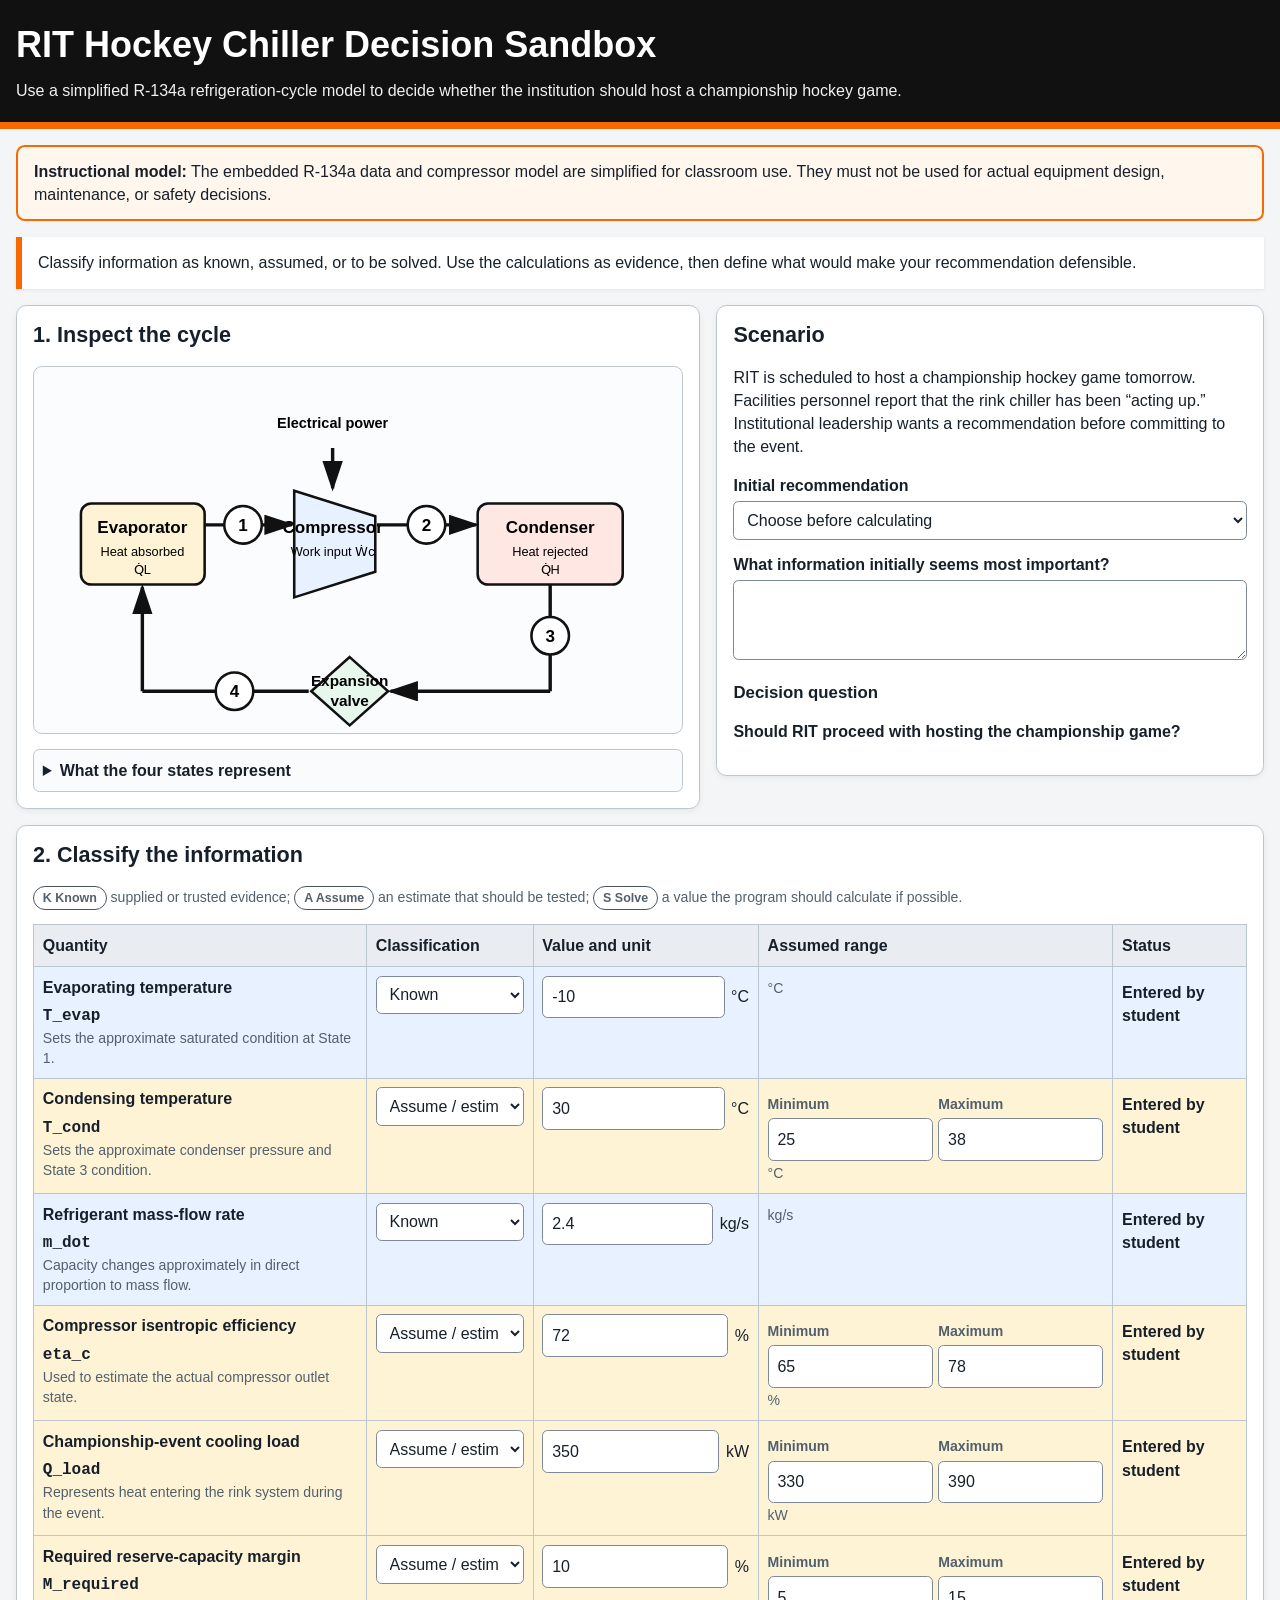
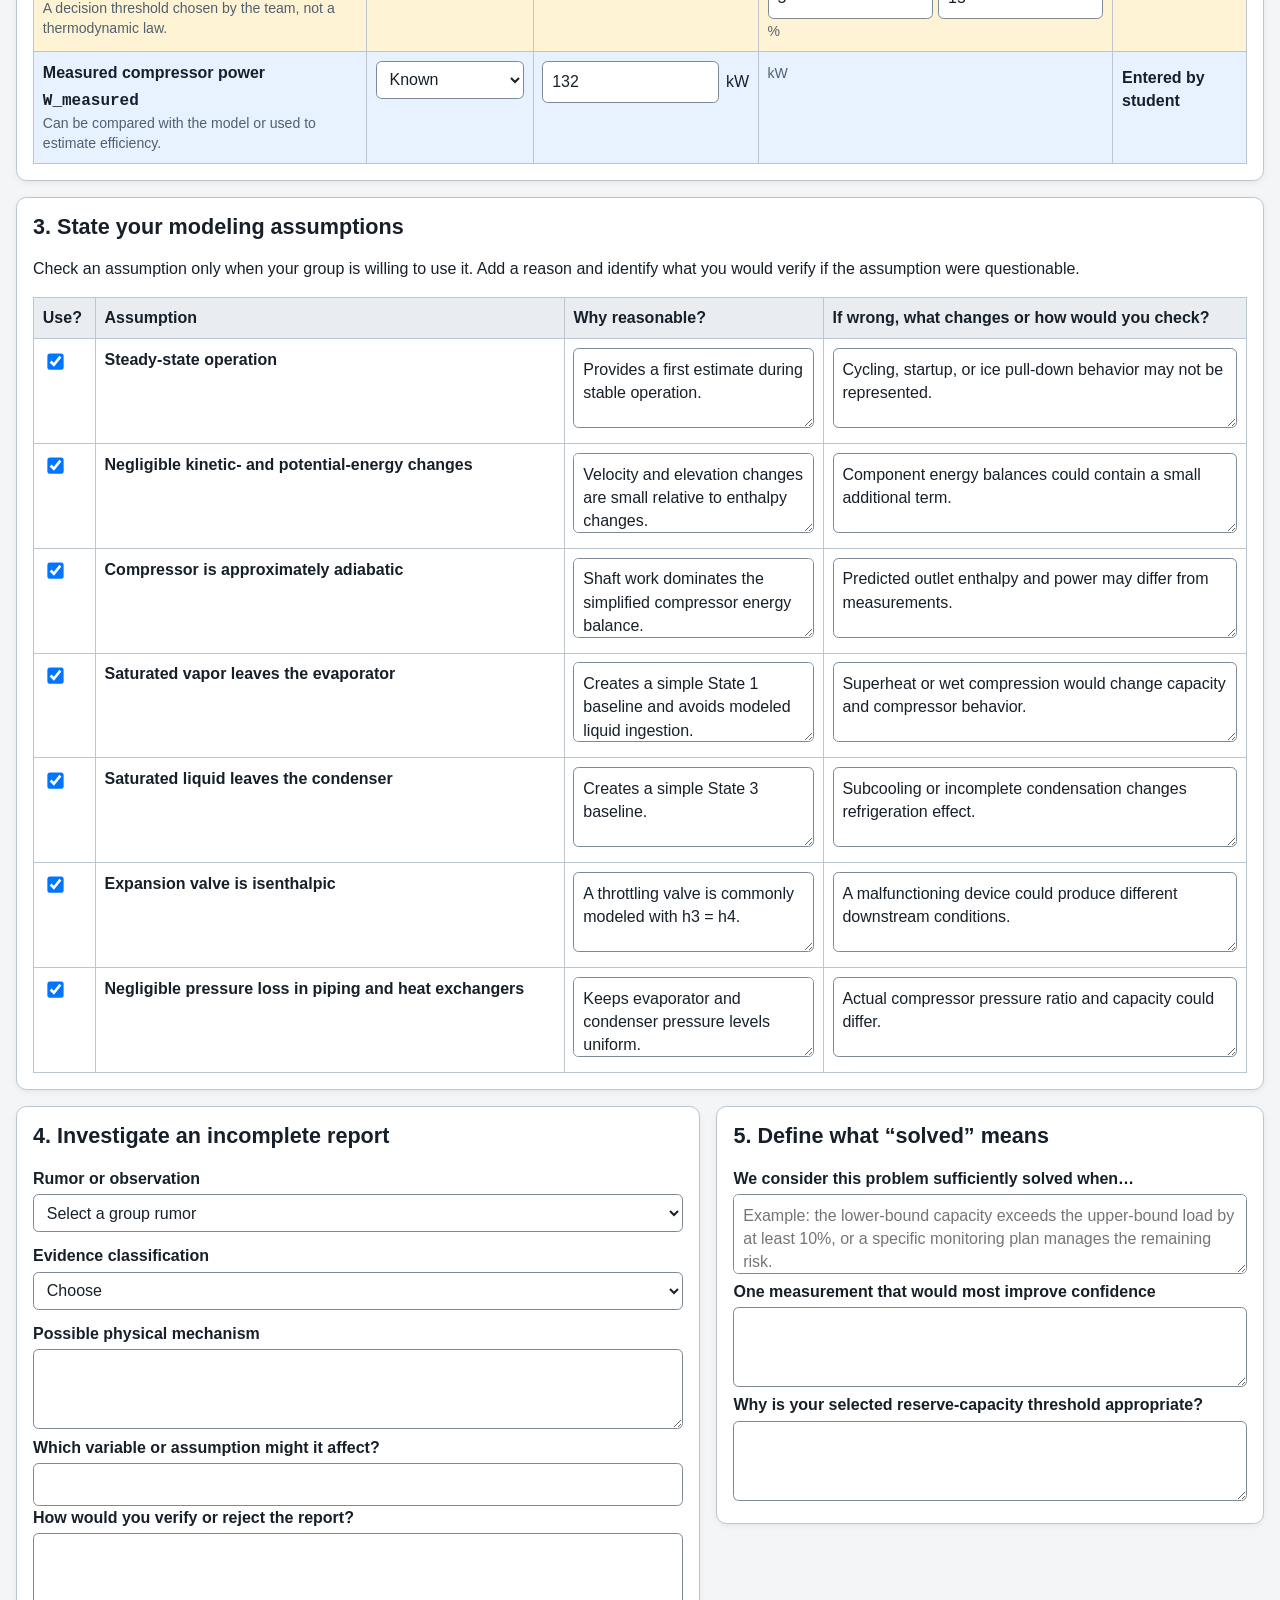
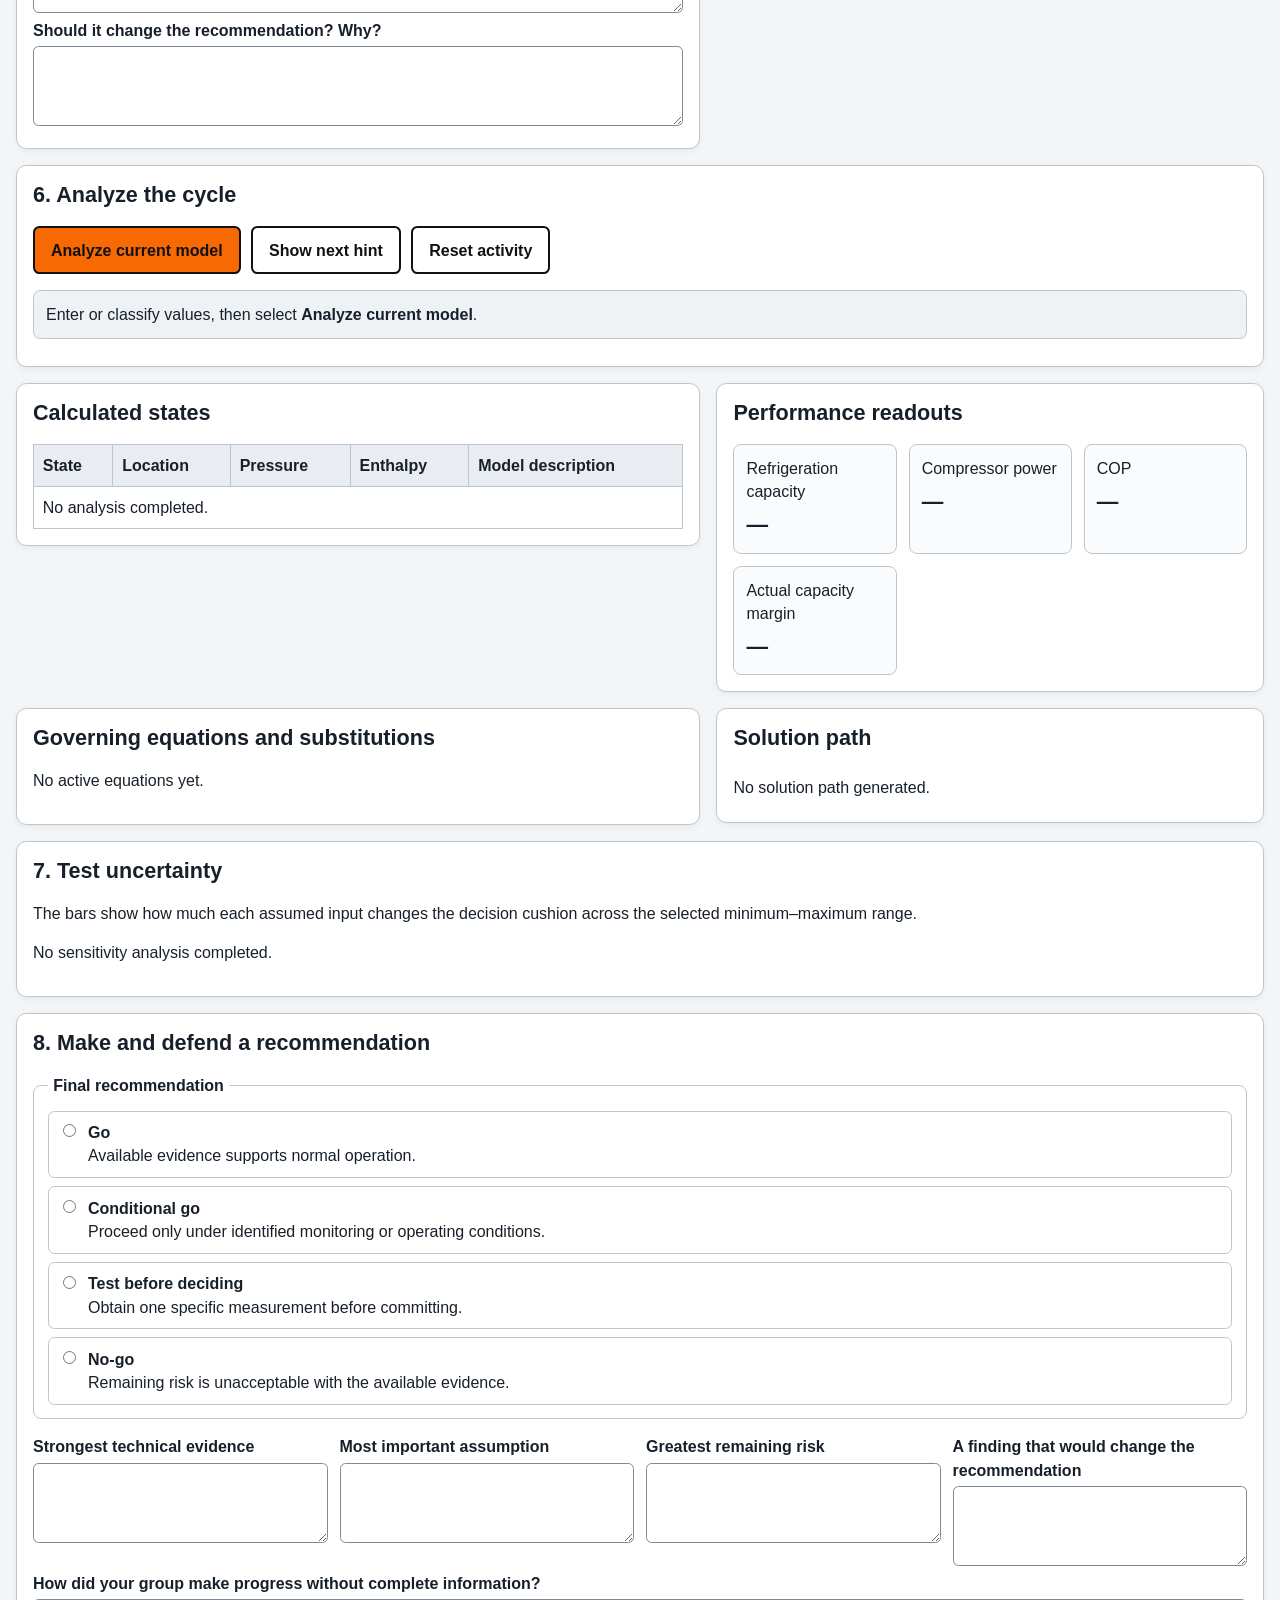
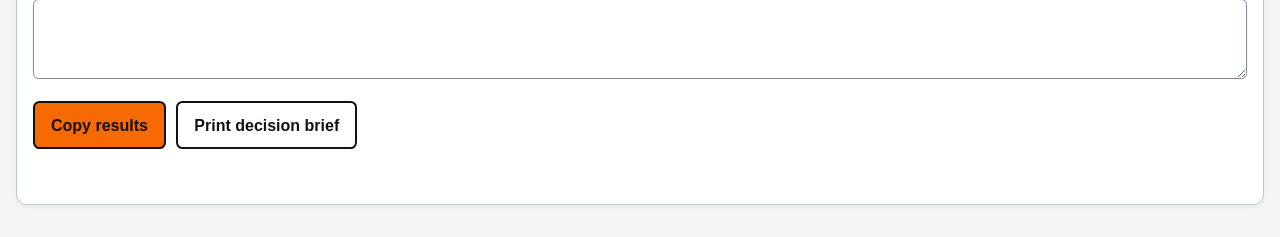
<file: problems/rit_r134a_chiller_sandbox.html>
<!DOCTYPE html>
<html lang="en">
<head>
  <meta charset="UTF-8" />
  <meta name="viewport" content="width=device-width, initial-scale=1.0" />
  <title>RIT Hockey Chiller Decision Sandbox</title>

  <style>
    :root {
      --rit-orange: #f76902;
      --rit-orange-dark: #a83f00;
      --ink: #17202a;
      --muted: #52606d;
      --paper: #ffffff;
      --page: #f3f5f7;
      --line: #bcc6cf;
      --soft: #eef2f5;
      --known: #e8f1ff;
      --assumed: #fff3d6;
      --solved: #e8f7ec;
      --warning: #fff1cc;
      --danger: #b42318;
      --success: #1f6b38;
      --focus: #005fcc;
    }

    * {
      box-sizing: border-box;
    }

    body {
      margin: 0;
      background: var(--page);
      color: var(--ink);
      font-family: Arial, Helvetica, sans-serif;
      line-height: 1.45;
    }

    header {
      background: #111111;
      color: white;
      border-bottom: 7px solid var(--rit-orange);
      padding: 1.2rem max(1rem, calc((100vw - 1280px) / 2));
    }

    header h1 {
      margin: 0;
      font-size: clamp(1.45rem, 3vw, 2.25rem);
    }

    header p {
      max-width: 900px;
      margin: 0.5rem 0 0;
      color: #f1f1f1;
    }

    main {
      max-width: 1280px;
      margin: 0 auto;
      padding: 1rem;
    }

    h2,
    h3 {
      line-height: 1.2;
    }

    h2 {
      margin-top: 0;
      font-size: 1.35rem;
    }

    h3 {
      font-size: 1.05rem;
    }

    .notice {
      background: #fff7ed;
      border: 2px solid var(--rit-orange);
      padding: 0.8rem 1rem;
      border-radius: 0.55rem;
      margin-bottom: 1rem;
    }

    .guidance {
      background: var(--paper);
      border-left: 6px solid var(--rit-orange);
      padding: 0.9rem 1rem;
      margin-bottom: 1rem;
      box-shadow: 0 1px 3px rgba(0, 0, 0, 0.08);
    }

    .grid-two {
      display: grid;
      grid-template-columns: minmax(0, 1fr) minmax(320px, 0.8fr);
      gap: 1rem;
      align-items: start;
    }

    .panel {
      background: var(--paper);
      border: 1px solid var(--line);
      border-radius: 0.65rem;
      padding: 1rem;
      margin-bottom: 1rem;
      box-shadow: 0 2px 6px rgba(0, 0, 0, 0.06);
    }

    fieldset {
      border: 1px solid var(--line);
      border-radius: 0.5rem;
      margin: 0 0 1rem;
      padding: 0.85rem;
    }

    legend {
      font-weight: 700;
      padding: 0 0.35rem;
    }

    label {
      font-weight: 700;
      display: block;
      margin-bottom: 0.25rem;
    }

    input,
    select,
    textarea,
    button {
      font: inherit;
    }

    input,
    select,
    textarea {
      width: 100%;
      border: 1px solid #7d8995;
      border-radius: 0.35rem;
      padding: 0.55rem;
      background: white;
      color: var(--ink);
    }

    textarea {
      min-height: 80px;
      resize: vertical;
    }

    input:focus,
    select:focus,
    textarea:focus,
    button:focus {
      outline: 3px solid var(--focus);
      outline-offset: 2px;
    }

    button {
      border: 2px solid #111;
      border-radius: 0.4rem;
      padding: 0.65rem 1rem;
      cursor: pointer;
      background: white;
      color: #111;
      font-weight: 700;
    }

    button.primary {
      background: var(--rit-orange);
      color: #111;
      border-color: #111;
    }

    button:hover {
      filter: brightness(0.96);
    }

    button:disabled {
      cursor: not-allowed;
      opacity: 0.55;
    }

    .button-row {
      display: flex;
      flex-wrap: wrap;
      gap: 0.65rem;
      align-items: center;
      margin: 1rem 0;
    }

    .variable-table,
    .state-table,
    .assumption-table {
      width: 100%;
      border-collapse: collapse;
    }

    .variable-table th,
    .variable-table td,
    .state-table th,
    .state-table td,
    .assumption-table th,
    .assumption-table td {
      border: 1px solid var(--line);
      padding: 0.55rem;
      text-align: left;
      vertical-align: top;
    }

    .variable-table th,
    .state-table th,
    .assumption-table th {
      background: #e9edf1;
    }

    .variable-table tr[data-mode="known"] {
      background: var(--known);
    }

    .variable-table tr[data-mode="assume"] {
      background: var(--assumed);
    }

    .variable-table tr[data-mode="solve"] {
      background: var(--solved);
    }

    .small {
      color: var(--muted);
      font-size: 0.88rem;
    }

    .symbol {
      font-family: "Courier New", monospace;
      font-weight: 700;
      white-space: nowrap;
    }

    .unit-box {
      display: grid;
      grid-template-columns: minmax(80px, 1fr) auto;
      gap: 0.4rem;
      align-items: center;
    }

    .range-fields {
      display: grid;
      grid-template-columns: 1fr 1fr;
      gap: 0.35rem;
      margin-top: 0.4rem;
    }

    .range-fields[hidden] {
      display: none;
    }

    .solved-readout {
      display: block;
      font-weight: 700;
      margin-top: 0.35rem;
    }

    .status {
      border-radius: 0.45rem;
      padding: 0.75rem;
      margin: 0.7rem 0;
      border: 1px solid var(--line);
      background: var(--soft);
    }

    .status.good {
      border-color: var(--success);
      background: #edf8f0;
    }

    .status.warn {
      border-color: #9a6700;
      background: var(--warning);
    }

    .status.bad {
      border-color: var(--danger);
      background: #fff0ef;
    }

    .message-list {
      margin: 0.35rem 0 0 1.2rem;
      padding: 0;
    }

    .output-grid {
      display: grid;
      grid-template-columns: repeat(auto-fit, minmax(155px, 1fr));
      gap: 0.75rem;
    }

    .readout {
      border: 1px solid var(--line);
      border-radius: 0.5rem;
      padding: 0.75rem;
      background: #fafbfc;
      min-height: 95px;
    }

    .readout strong {
      display: block;
      font-size: 1.35rem;
      margin-top: 0.35rem;
    }

    .equation {
      background: #f6f8fa;
      border-left: 4px solid #3d4b58;
      padding: 0.7rem;
      margin: 0.55rem 0;
      font-family: "Courier New", monospace;
      overflow-wrap: anywhere;
    }

    .tag {
      display: inline-block;
      border: 1px solid #4a5560;
      border-radius: 99px;
      padding: 0.12rem 0.55rem;
      font-size: 0.78rem;
      font-weight: 700;
      background: white;
    }

    .tag.known::before {
      content: "K ";
    }

    .tag.assume::before {
      content: "A ";
    }

    .tag.solve::before {
      content: "S ";
    }

    .cycle-wrap {
      overflow-x: auto;
    }

    svg {
      width: 100%;
      min-width: 520px;
      max-height: 430px;
      background: #fbfcfd;
      border: 1px solid var(--line);
      border-radius: 0.55rem;
    }

    .sensitivity-row {
      display: grid;
      grid-template-columns: minmax(130px, 0.8fr) minmax(150px, 2fr) auto;
      gap: 0.6rem;
      align-items: center;
      margin: 0.55rem 0;
    }

    .bar-track {
      height: 20px;
      background: #e1e6ea;
      border: 1px solid #7a8792;
      border-radius: 3px;
      overflow: hidden;
    }

    .bar {
      height: 100%;
      background: repeating-linear-gradient(
        45deg,
        var(--rit-orange),
        var(--rit-orange) 8px,
        #111 8px,
        #111 11px
      );
      min-width: 2px;
    }

    .decision-options {
      display: grid;
      gap: 0.5rem;
    }

    .decision-option {
      display: grid;
      grid-template-columns: auto 1fr;
      gap: 0.55rem;
      align-items: start;
      border: 1px solid var(--line);
      border-radius: 0.4rem;
      padding: 0.6rem;
    }

    .decision-option input {
      width: auto;
      margin-top: 0.2rem;
    }

    .decision-option label {
      margin: 0;
      font-weight: 400;
    }

    .decision-option strong {
      display: block;
    }

    .assumption-table input[type="checkbox"] {
      width: auto;
      transform: scale(1.25);
      margin: 0.4rem;
    }

    .solution-map {
      list-style: none;
      padding: 0;
      margin: 0;
    }

    .solution-map li {
      border-bottom: 1px solid #d7dde2;
      padding: 0.45rem 0;
    }

    .solution-map li:last-child {
      border-bottom: 0;
    }

    details {
      border: 1px solid var(--line);
      border-radius: 0.4rem;
      padding: 0.55rem;
      margin-top: 0.55rem;
      background: #fafbfc;
    }

    summary {
      cursor: pointer;
      font-weight: 700;
    }

    .inline-grid {
      display: grid;
      grid-template-columns: repeat(auto-fit, minmax(210px, 1fr));
      gap: 0.75rem;
    }

    .copy-confirmation {
      min-height: 1.4rem;
      font-weight: 700;
      color: var(--success);
    }

    .nowrap {
      white-space: nowrap;
    }

    .screen-reader-only {
      position: absolute;
      left: -9999px;
      width: 1px;
      height: 1px;
      overflow: hidden;
    }

    @media (max-width: 920px) {
      .grid-two {
        grid-template-columns: 1fr;
      }

      .variable-table,
      .variable-table thead,
      .variable-table tbody,
      .variable-table th,
      .variable-table td,
      .variable-table tr {
        display: block;
      }

      .variable-table thead {
        position: absolute;
        left: -9999px;
      }

      .variable-table tr {
        margin-bottom: 0.8rem;
        border: 1px solid var(--line);
      }

      .variable-table td {
        border: 0;
        border-bottom: 1px solid #d7dde2;
      }

      .variable-table td:last-child {
        border-bottom: 0;
      }
    }

    @media print {
      body {
        background: white;
      }

      button,
      .guidance {
        display: none;
      }

      .panel {
        box-shadow: none;
        break-inside: avoid;
      }
    }
  </style>
</head>

<body>
  <header>
    <h1>RIT Hockey Chiller Decision Sandbox</h1>
    <p>
      Use a simplified R-134a refrigeration-cycle model to decide whether the
      institution should host a championship hockey game.
    </p>
  </header>

  <main>
    <div class="notice">
      <strong>Instructional model:</strong>
      The embedded R-134a data and compressor model are simplified for classroom
      use. They must not be used for actual equipment design, maintenance, or
      safety decisions.
    </div>

    <div class="guidance">
      Classify information as known, assumed, or to be solved. Use the calculations
      as evidence, then define what would make your recommendation defensible.
    </div>

    <section class="grid-two" aria-label="Scenario and refrigeration cycle">
      <div class="panel">
        <h2>1. Inspect the cycle</h2>

        <div class="cycle-wrap">
          <svg
            viewBox="0 0 760 430"
            role="img"
            aria-labelledby="cycleTitle cycleDesc"
          >
            <title id="cycleTitle">Four-state vapor-compression refrigeration cycle</title>
            <desc id="cycleDesc">
              State 1 enters the compressor. State 2 enters the condenser. State 3
              enters the expansion valve. State 4 enters the evaporator. The cycle
              then returns to State 1.
            </desc>

            <defs>
              <marker
                id="arrow"
                markerWidth="10"
                markerHeight="10"
                refX="8"
                refY="3"
                orient="auto"
                markerUnits="strokeWidth"
              >
                <path d="M0,0 L0,6 L9,3 z" fill="#111"></path>
              </marker>
            </defs>

            <rect x="55" y="160" width="145" height="95" rx="12"
              fill="#fff3d6" stroke="#111" stroke-width="3"></rect>
            <text x="127" y="195" text-anchor="middle" font-size="20" font-weight="700">
              Evaporator
            </text>
            <text x="127" y="222" text-anchor="middle" font-size="15">
              Heat absorbed
            </text>
            <text x="127" y="243" text-anchor="middle" font-size="15">
              Q̇L
            </text>

            <polygon points="305,145 400,175 400,240 305,270"
              fill="#e8f1ff" stroke="#111" stroke-width="3"></polygon>
            <text x="350" y="195" text-anchor="middle" font-size="20" font-weight="700">
              Compressor
            </text>
            <text x="350" y="222" text-anchor="middle" font-size="15">
              Work input Ẇc
            </text>

            <rect x="520" y="160" width="170" height="95" rx="12"
              fill="#ffe7e4" stroke="#111" stroke-width="3"></rect>
            <text x="605" y="195" text-anchor="middle" font-size="20" font-weight="700">
              Condenser
            </text>
            <text x="605" y="222" text-anchor="middle" font-size="15">
              Heat rejected
            </text>
            <text x="605" y="243" text-anchor="middle" font-size="15">
              Q̇H
            </text>

            <polygon points="370,340 415,380 370,420 325,380"
              fill="#e8f7ec" stroke="#111" stroke-width="3"></polygon>
            <text x="370" y="374" text-anchor="middle" font-size="18" font-weight="700">
              Expansion
            </text>
            <text x="370" y="397" text-anchor="middle" font-size="18" font-weight="700">
              valve
            </text>

            <line x1="200" y1="185" x2="302" y2="185"
              stroke="#111" stroke-width="4" marker-end="url(#arrow)"></line>
            <line x1="402" y1="185" x2="518" y2="185"
              stroke="#111" stroke-width="4" marker-end="url(#arrow)"></line>
            <line x1="605" y1="255" x2="605" y2="380"
              stroke="#111" stroke-width="4"></line>
            <line x1="605" y1="380" x2="418" y2="380"
              stroke="#111" stroke-width="4" marker-end="url(#arrow)"></line>
            <line x1="322" y1="380" x2="127" y2="380"
              stroke="#111" stroke-width="4"></line>
            <line x1="127" y1="380" x2="127" y2="258"
              stroke="#111" stroke-width="4" marker-end="url(#arrow)"></line>

            <circle cx="245" cy="185" r="22" fill="white" stroke="#111" stroke-width="3"></circle>
            <text x="245" y="192" text-anchor="middle" font-size="20" font-weight="700">1</text>

            <circle cx="460" cy="185" r="22" fill="white" stroke="#111" stroke-width="3"></circle>
            <text x="460" y="192" text-anchor="middle" font-size="20" font-weight="700">2</text>

            <circle cx="605" cy="315" r="22" fill="white" stroke="#111" stroke-width="3"></circle>
            <text x="605" y="322" text-anchor="middle" font-size="20" font-weight="700">3</text>

            <circle cx="235" cy="380" r="22" fill="white" stroke="#111" stroke-width="3"></circle>
            <text x="235" y="387" text-anchor="middle" font-size="20" font-weight="700">4</text>

            <line x1="350" y1="95" x2="350" y2="142"
              stroke="#111" stroke-width="4" marker-end="url(#arrow)"></line>
            <text x="350" y="72" text-anchor="middle" font-size="17" font-weight="700">
              Electrical power
            </text>
          </svg>
        </div>

        <details>
          <summary>What the four states represent</summary>
          <ol>
            <li>State 1: evaporator outlet and compressor inlet</li>
            <li>State 2: compressor outlet and condenser inlet</li>
            <li>State 3: condenser outlet and expansion-valve inlet</li>
            <li>State 4: expansion-valve outlet and evaporator inlet</li>
          </ol>
        </details>
      </div>

      <div class="panel">
        <h2>Scenario</h2>
        <p>
          RIT is scheduled to host a championship hockey game tomorrow. Facilities
          personnel report that the rink chiller has been “acting up.” Institutional
          leadership wants a recommendation before committing to the event.
        </p>

        <label for="initialDecision">Initial recommendation</label>
        <select id="initialDecision">
          <option value="">Choose before calculating</option>
          <option>Go</option>
          <option>Conditional go</option>
          <option>Test before deciding</option>
          <option>No-go</option>
        </select>

        <label for="initialReason" style="margin-top:0.8rem;">
          What information initially seems most important?
        </label>
        <textarea id="initialReason"></textarea>

        <h3>Decision question</h3>
        <p>
          <strong>Should RIT proceed with hosting the championship game?</strong>
        </p>
      </div>
    </section>

    <section class="panel">
      <h2>2. Classify the information</h2>
      <p class="small">
        <span class="tag known">Known</span> supplied or trusted evidence;
        <span class="tag assume">Assume</span> an estimate that should be tested;
        <span class="tag solve">Solve</span> a value the program should calculate if possible.
      </p>

      <div id="variableContainer"></div>
    </section>

    <section class="panel">
      <h2>3. State your modeling assumptions</h2>
      <p>
        Check an assumption only when your group is willing to use it. Add a reason
        and identify what you would verify if the assumption were questionable.
      </p>

      <div style="overflow-x:auto;">
        <table class="assumption-table">
          <thead>
            <tr>
              <th scope="col">Use?</th>
              <th scope="col">Assumption</th>
              <th scope="col">Why reasonable?</th>
              <th scope="col">If wrong, what changes or how would you check?</th>
            </tr>
          </thead>
          <tbody id="assumptionBody"></tbody>
        </table>
      </div>
    </section>

    <section class="grid-two">
      <div class="panel">
        <h2>4. Investigate an incomplete report</h2>

        <label for="rumorSelect">Rumor or observation</label>
        <select id="rumorSelect">
          <option value="">Select a group rumor</option>
          <option value="soft">
            Ice crew reports soft ice in one corner after resurfacing
          </option>
          <option value="power">
            Electrician reports compressor power was about 12% higher
          </option>
          <option value="cycling">
            Operator reports unusually frequent compressor cycling
          </option>
          <option value="weather">
            Event staff expect warm weather and frequent door openings
          </option>
          <option value="bubbles">
            Student employee reports bubbles in a sight glass
          </option>
          <option value="history">
            Longtime employee says the chiller has never failed before
          </option>
        </select>

        <label for="rumorClass" style="margin-top:0.75rem;">Evidence classification</label>
        <select id="rumorClass">
          <option value="">Choose</option>
          <option>Potentially relevant</option>
          <option>Currently unsupported</option>
          <option>Contradicted by other evidence</option>
          <option>Not relevant to the simplified model</option>
        </select>

        <label for="rumorMechanism" style="margin-top:0.75rem;">
          Possible physical mechanism
        </label>
        <textarea id="rumorMechanism"></textarea>

        <label for="rumorVariable">
          Which variable or assumption might it affect?
        </label>
        <input id="rumorVariable" type="text" />

        <label for="rumorVerify">
          How would you verify or reject the report?
        </label>
        <textarea id="rumorVerify"></textarea>

        <label for="rumorImpact">
          Should it change the recommendation? Why?
        </label>
        <textarea id="rumorImpact"></textarea>
      </div>

      <div class="panel">
        <h2>5. Define what “solved” means</h2>

        <label for="solvedDefinition">
          We consider this problem sufficiently solved when…
        </label>
        <textarea
          id="solvedDefinition"
          placeholder="Example: the lower-bound capacity exceeds the upper-bound load by at least 10%, or a specific monitoring plan manages the remaining risk."
        ></textarea>

        <label for="measurementRequest">
          One measurement that would most improve confidence
        </label>
        <textarea id="measurementRequest"></textarea>

        <label for="decisionThresholdReason">
          Why is your selected reserve-capacity threshold appropriate?
        </label>
        <textarea id="decisionThresholdReason"></textarea>
      </div>
    </section>

    <section class="panel">
      <h2>6. Analyze the cycle</h2>

      <div class="button-row">
        <button id="analyzeButton" class="primary" type="button">
          Analyze current model
        </button>
        <button id="hintButton" type="button">Show next hint</button>
        <button id="resetButton" type="button">Reset activity</button>
      </div>

      <div id="statusBox" class="status" aria-live="polite">
        Enter or classify values, then select <strong>Analyze current model</strong>.
      </div>

      <div id="hintBox" class="status" hidden aria-live="polite"></div>
    </section>

    <section class="grid-two">
      <div class="panel">
        <h2>Calculated states</h2>
        <div style="overflow-x:auto;">
          <table class="state-table">
            <thead>
              <tr>
                <th scope="col">State</th>
                <th scope="col">Location</th>
                <th scope="col">Pressure</th>
                <th scope="col">Enthalpy</th>
                <th scope="col">Model description</th>
              </tr>
            </thead>
            <tbody id="stateResults">
              <tr>
                <td colspan="5">No analysis completed.</td>
              </tr>
            </tbody>
          </table>
        </div>
      </div>

      <div class="panel">
        <h2>Performance readouts</h2>
        <div class="output-grid" id="outputGrid">
          <div class="readout">
            Refrigeration capacity
            <strong>—</strong>
          </div>
          <div class="readout">
            Compressor power
            <strong>—</strong>
          </div>
          <div class="readout">
            COP
            <strong>—</strong>
          </div>
          <div class="readout">
            Actual capacity margin
            <strong>—</strong>
          </div>
        </div>
      </div>
    </section>

    <section class="grid-two">
      <div class="panel">
        <h2>Governing equations and substitutions</h2>
        <div id="equationResults">
          <p>No active equations yet.</p>
        </div>
      </div>

      <div class="panel">
        <h2>Solution path</h2>
        <ul id="solutionMap" class="solution-map">
          <li>No solution path generated.</li>
        </ul>
      </div>
    </section>

    <section class="panel">
      <h2>7. Test uncertainty</h2>
      <p>
        The bars show how much each assumed input changes the decision cushion
        across the selected minimum–maximum range.
      </p>
      <div id="sensitivityResults">
        <p>No sensitivity analysis completed.</p>
      </div>
    </section>

    <section class="panel">
      <h2>8. Make and defend a recommendation</h2>

      <fieldset>
        <legend>Final recommendation</legend>
        <div class="decision-options">
          <div class="decision-option">
            <input type="radio" id="decisionGo" name="decision" value="Go" />
            <label for="decisionGo">
              <strong>Go</strong>
              Available evidence supports normal operation.
            </label>
          </div>

          <div class="decision-option">
            <input
              type="radio"
              id="decisionConditional"
              name="decision"
              value="Conditional go"
            />
            <label for="decisionConditional">
              <strong>Conditional go</strong>
              Proceed only under identified monitoring or operating conditions.
            </label>
          </div>

          <div class="decision-option">
            <input
              type="radio"
              id="decisionTest"
              name="decision"
              value="Test before deciding"
            />
            <label for="decisionTest">
              <strong>Test before deciding</strong>
              Obtain one specific measurement before committing.
            </label>
          </div>

          <div class="decision-option">
            <input type="radio" id="decisionNo" name="decision" value="No-go" />
            <label for="decisionNo">
              <strong>No-go</strong>
              Remaining risk is unacceptable with the available evidence.
            </label>
          </div>
        </div>
      </fieldset>

      <div class="inline-grid">
        <div>
          <label for="strongestEvidence">Strongest technical evidence</label>
          <textarea id="strongestEvidence"></textarea>
        </div>

        <div>
          <label for="criticalAssumption">Most important assumption</label>
          <textarea id="criticalAssumption"></textarea>
        </div>

        <div>
          <label for="greatestRisk">Greatest remaining risk</label>
          <textarea id="greatestRisk"></textarea>
        </div>

        <div>
          <label for="changeCondition">
            A finding that would change the recommendation
          </label>
          <textarea id="changeCondition"></textarea>
        </div>
      </div>

      <label for="ambiguityReflection">
        How did your group make progress without complete information?
      </label>
      <textarea id="ambiguityReflection"></textarea>

      <div class="button-row">
        <button id="copyButton" class="primary" type="button">
          Copy results
        </button>
        <button id="printButton" type="button">Print decision brief</button>
      </div>

      <div id="copyConfirmation" class="copy-confirmation" aria-live="polite"></div>
    </section>
  </main>

  <script>
    "use strict";

    const variableDefinitions = [
      {
        key: "te",
        label: "Evaporating temperature",
        symbol: "T_evap",
        unit: "°C",
        value: -10,
        min: -15,
        max: -5,
        step: 1,
        mode: "known",
        note: "Sets the approximate saturated condition at State 1."
      },
      {
        key: "tc",
        label: "Condensing temperature",
        symbol: "T_cond",
        unit: "°C",
        value: 30,
        min: 25,
        max: 38,
        step: 1,
        mode: "assume",
        note: "Sets the approximate condenser pressure and State 3 condition."
      },
      {
        key: "mdot",
        label: "Refrigerant mass-flow rate",
        symbol: "m_dot",
        unit: "kg/s",
        value: 2.4,
        min: 2.15,
        max: 2.55,
        step: 0.01,
        mode: "known",
        note: "Capacity changes approximately in direct proportion to mass flow."
      },
      {
        key: "eta",
        label: "Compressor isentropic efficiency",
        symbol: "eta_c",
        unit: "%",
        value: 72,
        min: 65,
        max: 78,
        step: 1,
        mode: "assume",
        note: "Used to estimate the actual compressor outlet state."
      },
      {
        key: "qload",
        label: "Championship-event cooling load",
        symbol: "Q_load",
        unit: "kW",
        value: 350,
        min: 330,
        max: 390,
        step: 1,
        mode: "assume",
        note: "Represents heat entering the rink system during the event."
      },
      {
        key: "mreq",
        label: "Required reserve-capacity margin",
        symbol: "M_required",
        unit: "%",
        value: 10,
        min: 5,
        max: 15,
        step: 1,
        mode: "assume",
        note: "A decision threshold chosen by the team, not a thermodynamic law."
      },
      {
        key: "wmeas",
        label: "Measured compressor power",
        symbol: "W_measured",
        unit: "kW",
        value: 132,
        min: 120,
        max: 145,
        step: 1,
        mode: "known",
        note: "Can be compared with the model or used to estimate efficiency."
      }
    ];

    const assumptionDefinitions = [
      {
        id: "steady",
        label: "Steady-state operation",
        checked: true,
        reason: "Provides a first estimate during stable operation.",
        consequence: "Cycling, startup, or ice pull-down behavior may not be represented."
      },
      {
        id: "kepe",
        label: "Negligible kinetic- and potential-energy changes",
        checked: true,
        reason: "Velocity and elevation changes are small relative to enthalpy changes.",
        consequence: "Component energy balances could contain a small additional term."
      },
      {
        id: "adiabatic",
        label: "Compressor is approximately adiabatic",
        checked: true,
        reason: "Shaft work dominates the simplified compressor energy balance.",
        consequence: "Predicted outlet enthalpy and power may differ from measurements."
      },
      {
        id: "satvapor",
        label: "Saturated vapor leaves the evaporator",
        checked: true,
        reason: "Creates a simple State 1 baseline and avoids modeled liquid ingestion.",
        consequence: "Superheat or wet compression would change capacity and compressor behavior."
      },
      {
        id: "satliquid",
        label: "Saturated liquid leaves the condenser",
        checked: true,
        reason: "Creates a simple State 3 baseline.",
        consequence: "Subcooling or incomplete condensation changes refrigeration effect."
      },
      {
        id: "throttle",
        label: "Expansion valve is isenthalpic",
        checked: true,
        reason: "A throttling valve is commonly modeled with h3 = h4.",
        consequence: "A malfunctioning device could produce different downstream conditions."
      },
      {
        id: "pressure",
        label: "Negligible pressure loss in piping and heat exchangers",
        checked: true,
        reason: "Keeps evaporator and condenser pressure levels uniform.",
        consequence: "Actual compressor pressure ratio and capacity could differ."
      }
    ];

    /*
      Simplified R-134a saturation data.
      Values are intentionally approximate and limited to the instructional range.
      T in °C, p in kPa, hf and hg in kJ/kg.
    */
    const r134aData = [
      { t: -20, p: 133, hf: 173, hg: 386 },
      { t: -15, p: 164, hf: 180, hg: 390 },
      { t: -10, p: 201, hf: 187, hg: 395 },
      { t: -5,  p: 243, hf: 194, hg: 398 },
      { t: 0,   p: 293, hf: 201, hg: 401 },
      { t: 5,   p: 350, hf: 208, hg: 404 },
      { t: 10,  p: 414, hf: 215, hg: 407 },
      { t: 15,  p: 488, hf: 222, hg: 410 },
      { t: 20,  p: 572, hf: 228, hg: 413 },
      { t: 25,  p: 665, hf: 235, hg: 416 },
      { t: 30,  p: 770, hf: 241, hg: 419 },
      { t: 35,  p: 887, hf: 248, hg: 421 },
      { t: 40,  p: 1018, hf: 255, hg: 423 },
      { t: 45,  p: 1160, hf: 262, hg: 424 }
    ];

    let lastResult = null;
    let hintLevel = 0;

    function escapeHtml(value) {
      return String(value)
        .replaceAll("&", "&amp;")
        .replaceAll("<", "&lt;")
        .replaceAll(">", "&gt;")
        .replaceAll('"', "&quot;")
        .replaceAll("'", "&#039;");
    }

    function formatNumber(value, digits = 2) {
      if (value === null || value === undefined || !Number.isFinite(value)) {
        return "—";
      }
      return Number(value).toFixed(digits);
    }

    function renderVariables() {
      const container = document.getElementById("variableContainer");

      let html = `
        <div style="overflow-x:auto;">
          <table class="variable-table">
            <thead>
              <tr>
                <th scope="col">Quantity</th>
                <th scope="col">Classification</th>
                <th scope="col">Value and unit</th>
                <th scope="col">Assumed range</th>
                <th scope="col">Status</th>
              </tr>
            </thead>
            <tbody>
      `;

      variableDefinitions.forEach((item) => {
        html += `
          <tr id="row-${item.key}" data-mode="${item.mode}">
            <td>
              <label for="mode-${item.key}">${escapeHtml(item.label)}</label>
              <span class="symbol">${escapeHtml(item.symbol)}</span>
              <div class="small">${escapeHtml(item.note)}</div>
            </td>

            <td>
              <select id="mode-${item.key}" data-key="${item.key}" class="mode-control">
                <option value="known" ${item.mode === "known" ? "selected" : ""}>
                  Known
                </option>
                <option value="assume" ${item.mode === "assume" ? "selected" : ""}>
                  Assume / estimate
                </option>
                <option value="solve" ${item.mode === "solve" ? "selected" : ""}>
                  Solve for
                </option>
              </select>
            </td>

            <td>
              <div class="unit-box">
                <input
                  id="value-${item.key}"
                  type="number"
                  value="${item.value}"
                  step="${item.step}"
                  aria-label="${escapeHtml(item.label)} value"
                />
                <span class="nowrap">${escapeHtml(item.unit)}</span>
              </div>
            </td>

            <td>
              <div
                id="range-${item.key}"
                class="range-fields"
                ${item.mode === "assume" ? "" : "hidden"}
              >
                <div>
                  <label class="small" for="min-${item.key}">Minimum</label>
                  <input
                    id="min-${item.key}"
                    type="number"
                    value="${item.min}"
                    step="${item.step}"
                  />
                </div>
                <div>
                  <label class="small" for="max-${item.key}">Maximum</label>
                  <input
                    id="max-${item.key}"
                    type="number"
                    value="${item.max}"
                    step="${item.step}"
                  />
                </div>
              </div>
              <span class="small">${escapeHtml(item.unit)}</span>
            </td>

            <td>
              <span id="solved-${item.key}" class="solved-readout">
                ${item.mode === "solve" ? "Pending" : "Entered by student"}
              </span>
            </td>
          </tr>
        `;
      });

      html += `
            </tbody>
          </table>
        </div>
      `;

      container.innerHTML = html;

      document.querySelectorAll(".mode-control").forEach((control) => {
        control.addEventListener("change", () => {
          updateVariableMode(control.dataset.key);
        });
      });
    }

    function updateVariableMode(key) {
      const mode = document.getElementById(`mode-${key}`).value;
      const row = document.getElementById(`row-${key}`);
      const valueInput = document.getElementById(`value-${key}`);
      const range = document.getElementById(`range-${key}`);
      const solvedReadout = document.getElementById(`solved-${key}`);

      row.dataset.mode = mode;

      if (mode === "solve") {
        valueInput.disabled = true;
        range.hidden = true;
        solvedReadout.textContent = "Pending analysis";
      } else if (mode === "assume") {
        valueInput.disabled = false;
        range.hidden = false;
        solvedReadout.textContent = "Student estimate";
      } else {
        valueInput.disabled = false;
        range.hidden = true;
        solvedReadout.textContent = "Entered as known";
      }
    }

    function renderAssumptions() {
      const body = document.getElementById("assumptionBody");

      body.innerHTML = assumptionDefinitions.map((item) => `
        <tr>
          <td>
            <input
              type="checkbox"
              id="assume-${item.id}"
              ${item.checked ? "checked" : ""}
              aria-label="Use assumption: ${escapeHtml(item.label)}"
            />
          </td>
          <td>
            <label for="assume-${item.id}">${escapeHtml(item.label)}</label>
          </td>
          <td>
            <textarea
              id="reason-${item.id}"
              aria-label="Reason for assumption: ${escapeHtml(item.label)}"
            >${escapeHtml(item.reason)}</textarea>
          </td>
          <td>
            <textarea
              id="consequence-${item.id}"
              aria-label="Consequence or verification for assumption: ${escapeHtml(item.label)}"
            >${escapeHtml(item.consequence)}</textarea>
          </td>
        </tr>
      `).join("");
    }

    function getFormState() {
      const modes = {};
      const values = {};
      const ranges = {};

      variableDefinitions.forEach((item) => {
        modes[item.key] = document.getElementById(`mode-${item.key}`).value;
        values[item.key] = Number(document.getElementById(`value-${item.key}`).value);
        ranges[item.key] = {
          min: Number(document.getElementById(`min-${item.key}`).value),
          max: Number(document.getElementById(`max-${item.key}`).value)
        };
      });

      return { modes, values, ranges };
    }

    function interpolateProperty(temp) {
      if (!Number.isFinite(temp)) {
        return null;
      }

      if (temp < r134aData[0].t || temp > r134aData[r134aData.length - 1].t) {
        return null;
      }

      for (let i = 0; i < r134aData.length - 1; i += 1) {
        const lower = r134aData[i];
        const upper = r134aData[i + 1];

        if (temp >= lower.t && temp <= upper.t) {
          const fraction = (temp - lower.t) / (upper.t - lower.t || 1);

          return {
            t: temp,
            p: lower.p + fraction * (upper.p - lower.p),
            hf: lower.hf + fraction * (upper.hf - lower.hf),
            hg: lower.hg + fraction * (upper.hg - lower.hg)
          };
        }
      }

      return null;
    }

    function evaluateModel(formState, overrides = {}) {
      const modes = { ...formState.modes };
      const values = { ...formState.values, ...overrides };
      const errors = [];
      const warnings = [];
      const solved = {};
      const path = [];

      const supplied = (key) => {
        if (modes[key] === "solve") return null;
        return Number.isFinite(values[key]) ? values[key] : null;
      };

      let te = supplied("te");
      let tc = supplied("tc");
      let mdot = supplied("mdot");
      let etaPercent = supplied("eta");
      let qload = supplied("qload");
      let requiredMargin = supplied("mreq");
      let measuredPower = supplied("wmeas");

      if (modes.te === "solve") {
        errors.push(
          "Evaporating temperature cannot be solved from the currently selected equations. Add a pressure or another independent State 1 property."
        );
      }

      if (modes.tc === "solve") {
        errors.push(
          "Condensing temperature cannot be solved from the currently selected equations. Add a pressure or another independent State 3 property."
        );
      }

      if (te !== null && (te < -20 || te > 45)) {
        errors.push(
          "Evaporating temperature is outside the embedded instructional R-134a range of -20°C to 45°C."
        );
      }

      if (tc !== null && (tc < -20 || tc > 45)) {
        errors.push(
          "Condensing temperature is outside the embedded instructional R-134a range of -20°C to 45°C."
        );
      }

      if (te !== null && tc !== null && tc <= te) {
        errors.push(
          "Condensing temperature must exceed evaporating temperature for this refrigeration model."
        );
      }

      if (mdot !== null && mdot <= 0) {
        errors.push("Refrigerant mass-flow rate must be greater than zero.");
      }

      if (etaPercent !== null && (etaPercent <= 0 || etaPercent > 100)) {
        errors.push("Compressor isentropic efficiency must be above 0% and no more than 100%.");
      }

      if (qload !== null && qload <= 0) {
        errors.push("Cooling load must be greater than zero.");
      }

      if (measuredPower !== null && measuredPower <= 0) {
        errors.push("Measured compressor power must be greater than zero.");
      }

      const evap = te !== null ? interpolateProperty(te) : null;
      const cond = tc !== null ? interpolateProperty(tc) : null;

      let h1 = null;
      let h2s = null;
      let h2 = null;
      let h3 = null;
      let h4 = null;
      let qL = null;
      let qcap = null;
      let compressorPower = null;
      let cop = null;
      let actualMargin = null;
      let pRatio = null;
      let idealSpecificWork = null;

      if (evap && cond) {
        h1 = evap.hg;
        h3 = cond.hf;
        h4 = h3;
        qL = h1 - h4;
        pRatio = cond.p / evap.p;

        const cpVapor = 0.88;
        const k = 1.12;
        const inletKelvin = te + 273.15;

        idealSpecificWork =
          cpVapor *
          inletKelvin *
          (Math.pow(pRatio, (k - 1) / k) - 1);

        h2s = h1 + idealSpecificWork;

        path.push(
          `State 1 estimated from saturated-vapor R-134a data at ${formatNumber(te, 1)}°C.`
        );
        path.push(
          `State 3 estimated from saturated-liquid R-134a data at ${formatNumber(tc, 1)}°C.`
        );
        path.push("Expansion valve modeled as h3 = h4.");

        if (qL <= 0) {
          errors.push(
            "The calculated refrigeration effect is zero or negative. Check evaporating and condensing conditions."
          );
        }
      }

      for (let pass = 0; pass < 6; pass += 1) {
        if (
          mdot === null &&
          modes.mdot === "solve" &&
          qload !== null &&
          requiredMargin !== null &&
          qL !== null &&
          qL > 0
        ) {
          mdot = qload * (1 + requiredMargin / 100) / qL;
          solved.mdot = mdot;
        }

        if (
          qload === null &&
          modes.qload === "solve" &&
          mdot !== null &&
          requiredMargin !== null &&
          qL !== null
        ) {
          qcap = mdot * qL;
          qload = qcap / (1 + requiredMargin / 100);
          solved.qload = qload;
        }

        if (
          etaPercent === null &&
          modes.eta === "solve" &&
          mdot !== null &&
          measuredPower !== null &&
          idealSpecificWork !== null
        ) {
          etaPercent = 100 * mdot * idealSpecificWork / measuredPower;
          solved.eta = etaPercent;
        }

        if (
          measuredPower === null &&
          modes.wmeas === "solve" &&
          mdot !== null &&
          etaPercent !== null &&
          idealSpecificWork !== null
        ) {
          measuredPower = mdot * idealSpecificWork / (etaPercent / 100);
          solved.wmeas = measuredPower;
        }

        if (mdot !== null && qL !== null) {
          qcap = mdot * qL;
        }

        if (
          requiredMargin === null &&
          modes.mreq === "solve" &&
          qcap !== null &&
          qload !== null
        ) {
          requiredMargin = 100 * (qcap - qload) / qload;
          solved.mreq = requiredMargin;
        }
      }

      if (etaPercent !== null && h1 !== null && h2s !== null) {
        h2 = h1 + (h2s - h1) / (etaPercent / 100);
      }

      if (mdot !== null && h2 !== null && h1 !== null) {
        compressorPower = mdot * (h2 - h1);
      }

      if (
        modes.wmeas === "solve" &&
        compressorPower !== null
      ) {
        measuredPower = compressorPower;
        solved.wmeas = measuredPower;
      }

      if (qL !== null && h2 !== null && h1 !== null) {
        const specificWork = h2 - h1;

        if (specificWork > 0) {
          cop = qL / specificWork;
        } else {
          errors.push("Calculated compressor work is zero or negative.");
        }
      }

      if (qcap !== null && qload !== null) {
        actualMargin = 100 * (qcap - qload) / qload;
      }

      if (modes.mdot === "solve" && mdot === null) {
        errors.push(
          "Mass flow cannot be solved. A cooling load, reserve-margin criterion, and refrigeration effect are required."
        );
      }

      if (modes.qload === "solve" && qload === null) {
        errors.push(
          "Cooling load cannot be solved. Mass flow, refrigeration effect, and a reserve-margin criterion are required."
        );
      }

      if (modes.eta === "solve" && etaPercent === null) {
        errors.push(
          "Compressor efficiency cannot be solved. Mass flow, measured power, and the compressor pressure ratio are required."
        );
      }

      if (modes.mreq === "solve" && requiredMargin === null) {
        errors.push(
          "Reserve margin cannot be solved. Refrigeration capacity and cooling load are required."
        );
      }

      if (modes.wmeas === "solve" && measuredPower === null) {
        errors.push(
          "Compressor power cannot be solved. Mass flow, pressure ratio, and compressor efficiency are required."
        );
      }

      if (etaPercent !== null && (etaPercent < 40 || etaPercent > 90)) {
        warnings.push(
          "The compressor efficiency is mathematically usable but outside a typical instructional expectation. Verify the inputs."
        );
      }

      if (actualMargin !== null && actualMargin < 0) {
        warnings.push(
          "Nominal modeled capacity is below the entered event cooling load."
        );
      } else if (
        actualMargin !== null &&
        requiredMargin !== null &&
        actualMargin < requiredMargin
      ) {
        warnings.push(
          "Nominal capacity exceeds the load, but it does not meet the selected reserve-margin criterion."
        );
      }

      if (
        compressorPower !== null &&
        measuredPower !== null &&
        modes.wmeas !== "solve"
      ) {
        const difference =
          100 * (measuredPower - compressorPower) / compressorPower;

        if (Math.abs(difference) > 10) {
          warnings.push(
            `Measured power differs from modeled power by ${formatNumber(Math.abs(difference), 1)}%. Investigate model assumptions or measurement quality.`
          );
        }
      }

      if (pRatio !== null && pRatio > 8) {
        warnings.push(
          "The compressor pressure ratio is high for this simplified single-stage model."
        );
      }

      if (evap && cond) {
        path.push(
          `Refrigeration effect calculated as h1 - h4 = ${formatNumber(qL)} kJ/kg.`
        );
      }

      if (qcap !== null) {
        path.push(
          `Refrigeration capacity calculated as m_dot × qL = ${formatNumber(qcap)} kW.`
        );
      }

      if (compressorPower !== null) {
        path.push(
          `Compressor power calculated as m_dot × (h2 - h1) = ${formatNumber(compressorPower)} kW.`
        );
      }

      if (actualMargin !== null) {
        path.push(
          `Actual capacity margin calculated as ${formatNumber(actualMargin, 1)}%.`
        );
      }

      const criterionMet =
        actualMargin !== null &&
        requiredMargin !== null &&
        actualMargin >= requiredMargin;

      const decisionCushion =
        actualMargin !== null && requiredMargin !== null
          ? actualMargin - requiredMargin
          : actualMargin;

      return {
        errors,
        warnings,
        solved,
        path,
        values: {
          te,
          tc,
          mdot,
          etaPercent,
          qload,
          requiredMargin,
          measuredPower
        },
        states: {
          evap,
          cond,
          h1,
          h2s,
          h2,
          h3,
          h4
        },
        outputs: {
          qL,
          qcap,
          compressorPower,
          cop,
          actualMargin,
          criterionMet,
          decisionCushion,
          pRatio
        }
      };
    }

    function validateAssumedRanges(formState) {
      const messages = [];

      variableDefinitions.forEach((item) => {
        if (formState.modes[item.key] === "assume") {
          const range = formState.ranges[item.key];

          if (!Number.isFinite(range.min) || !Number.isFinite(range.max)) {
            messages.push(`${item.label} needs a valid minimum and maximum.`);
          } else if (range.min > range.max) {
            messages.push(`${item.label} has a minimum greater than its maximum.`);
          } else if (
            Number.isFinite(formState.values[item.key]) &&
            (
              formState.values[item.key] < range.min ||
              formState.values[item.key] > range.max
            )
          ) {
            messages.push(
              `${item.label} nominal value is outside the selected uncertainty range.`
            );
          }
        }
      });

      return messages;
    }

    function analyze() {
      const formState = getFormState();
      const result = evaluateModel(formState);
      const rangeMessages = validateAssumedRanges(formState);

      rangeMessages.forEach((message) => result.warnings.push(message));

      lastResult = {
        formState,
        result
      };

      renderStatus(result);
      renderSolvedValues(result);
      renderStates(result);
      renderOutputs(result);
      renderEquations(result);
      renderSolutionMap(result);
      renderSensitivity(formState, result);

      hintLevel = 0;
      document.getElementById("hintBox").hidden = true;
    }

    function renderStatus(result) {
      const box = document.getElementById("statusBox");

      if (result.errors.length > 0) {
        box.className = "status bad";
        box.innerHTML = `
          <strong>The current model is not fully solvable.</strong>
          <ul class="message-list">
            ${result.errors.map((message) => `<li>${escapeHtml(message)}</li>`).join("")}
          </ul>
          ${
            result.warnings.length
              ? `
                <strong>Additional cautions:</strong>
                <ul class="message-list">
                  ${result.warnings.map((message) => `<li>${escapeHtml(message)}</li>`).join("")}
                </ul>
              `
              : ""
          }
        `;
        return;
      }

      if (result.warnings.length > 0) {
        box.className = "status warn";
        box.innerHTML = `
          <strong>The model calculated results, but engineering cautions remain.</strong>
          <ul class="message-list">
            ${result.warnings.map((message) => `<li>${escapeHtml(message)}</li>`).join("")}
          </ul>
        `;
        return;
      }

      box.className = "status good";
      box.innerHTML = `
        <strong>The selected model is mathematically solvable.</strong>
        No automatic warning means the equations are internally consistent; it does
        not mean the institutional decision is risk-free.
      `;
    }

    function renderSolvedValues(result) {
      variableDefinitions.forEach((item) => {
        const mode = document.getElementById(`mode-${item.key}`).value;
        const readout = document.getElementById(`solved-${item.key}`);

        if (mode !== "solve") {
          readout.textContent =
            mode === "known" ? "Entered as known" : "Student estimate";
          return;
        }

        const valueMap = {
          te: result.values.te,
          tc: result.values.tc,
          mdot: result.values.mdot,
          eta: result.values.etaPercent,
          qload: result.values.qload,
          mreq: result.values.requiredMargin,
          wmeas: result.values.measuredPower
        };

        const value = valueMap[item.key];

        if (Number.isFinite(value)) {
          readout.textContent = `${formatNumber(value, 2)} ${item.unit}`;
        } else {
          readout.textContent = "Not solvable";
        }
      });
    }

    function renderStates(result) {
      const body = document.getElementById("stateResults");
      const s = result.states;

      if (!s.evap || !s.cond) {
        body.innerHTML = `
          <tr>
            <td colspan="5">State properties cannot yet be established.</td>
          </tr>
        `;
        return;
      }

      body.innerHTML = `
        <tr>
          <td><strong>1</strong></td>
          <td>Evaporator outlet / compressor inlet</td>
          <td>${formatNumber(s.evap.p, 1)} kPa</td>
          <td>${formatNumber(s.h1)} kJ/kg</td>
          <td>Saturated vapor assumption</td>
        </tr>
        <tr>
          <td><strong>2s</strong></td>
          <td>Ideal isentropic compressor outlet</td>
          <td>${formatNumber(s.cond.p, 1)} kPa</td>
          <td>${formatNumber(s.h2s)} kJ/kg</td>
          <td>Approximate ideal-gas compressor relation</td>
        </tr>
        <tr>
          <td><strong>2</strong></td>
          <td>Actual compressor outlet</td>
          <td>${formatNumber(s.cond.p, 1)} kPa</td>
          <td>${formatNumber(s.h2)} kJ/kg</td>
          <td>Calculated using isentropic efficiency</td>
        </tr>
        <tr>
          <td><strong>3</strong></td>
          <td>Condenser outlet</td>
          <td>${formatNumber(s.cond.p, 1)} kPa</td>
          <td>${formatNumber(s.h3)} kJ/kg</td>
          <td>Saturated liquid assumption</td>
        </tr>
        <tr>
          <td><strong>4</strong></td>
          <td>Expansion-valve outlet</td>
          <td>${formatNumber(s.evap.p, 1)} kPa</td>
          <td>${formatNumber(s.h4)} kJ/kg</td>
          <td>Isenthalpic throttling: h4 = h3</td>
        </tr>
      `;
    }

    function renderOutputs(result) {
      const o = result.outputs;
      const requiredMargin = result.values.requiredMargin;

      let marginNote = "Load or capacity unresolved.";

      if (Number.isFinite(o.actualMargin)) {
        if (Number.isFinite(requiredMargin)) {
          marginNote = o.criterionMet
            ? `Meets the selected ${formatNumber(requiredMargin, 1)}% threshold.`
            : `Below the selected ${formatNumber(requiredMargin, 1)}% threshold.`;
        } else {
          marginNote = "Actual margin calculated; no separate threshold selected.";
        }
      }

      document.getElementById("outputGrid").innerHTML = `
        <div class="readout">
          Refrigeration capacity
          <strong>${formatNumber(o.qcap, 1)} kW</strong>
          <span class="small">Rate of heat removal</span>
        </div>

        <div class="readout">
          Compressor power
          <strong>${formatNumber(o.compressorPower, 1)} kW</strong>
          <span class="small">Modeled shaft-power input</span>
        </div>

        <div class="readout">
          COP
          <strong>${formatNumber(o.cop, 2)}</strong>
          <span class="small">Cooling delivered per unit of work</span>
        </div>

        <div class="readout">
          Actual capacity margin
          <strong>${formatNumber(o.actualMargin, 1)}%</strong>
          <span class="small">${escapeHtml(marginNote)}</span>
        </div>

        <div class="readout">
          Pressure ratio
          <strong>${formatNumber(o.pRatio, 2)}</strong>
          <span class="small">Condenser pressure ÷ evaporator pressure</span>
        </div>

        <div class="readout">
          Decision cushion
          <strong>${formatNumber(o.decisionCushion, 1)} points</strong>
          <span class="small">Actual margin minus required margin</span>
        </div>
      `;
    }

    function renderEquations(result) {
      const r = result;
      const s = r.states;
      const o = r.outputs;
      const v = r.values;
      const equations = [];

      if (s.h1 !== null && s.h3 !== null) {
        equations.push(`
          <div class="equation">
            Expansion valve: h4 = h3 = ${formatNumber(s.h4)} kJ/kg
          </div>
          <div class="equation">
            Refrigeration effect:
            qL = h1 - h4 =
            ${formatNumber(s.h1)} - ${formatNumber(s.h4)}
            = ${formatNumber(o.qL)} kJ/kg
          </div>
        `);
      }

      if (s.h2s !== null && s.h2 !== null && v.etaPercent !== null) {
        equations.push(`
          <div class="equation">
            Compressor efficiency:
            eta_c = (h2s - h1) / (h2 - h1)
            <br />
            h2 = h1 + (h2s - h1) / eta_c
            = ${formatNumber(s.h2)} kJ/kg
          </div>
        `);
      }

      if (o.qcap !== null && v.mdot !== null) {
        equations.push(`
          <div class="equation">
            Refrigeration capacity:
            Q_dot_L = m_dot × qL =
            ${formatNumber(v.mdot)} × ${formatNumber(o.qL)}
            = ${formatNumber(o.qcap)} kW
          </div>
        `);
      }

      if (o.compressorPower !== null && v.mdot !== null) {
        equations.push(`
          <div class="equation">
            Compressor power:
            W_dot_c = m_dot × (h2 - h1)
            = ${formatNumber(v.mdot)} ×
            (${formatNumber(s.h2)} - ${formatNumber(s.h1)})
            = ${formatNumber(o.compressorPower)} kW
          </div>
        `);
      }

      if (o.cop !== null) {
        equations.push(`
          <div class="equation">
            COP_R = Q_dot_L / W_dot_c
            = ${formatNumber(o.qcap)} / ${formatNumber(o.compressorPower)}
            = ${formatNumber(o.cop, 2)}
          </div>
        `);
      }

      if (o.actualMargin !== null && v.qload !== null) {
        equations.push(`
          <div class="equation">
            Capacity margin =
            (Q_dot_L - Q_load) / Q_load × 100%
            = (${formatNumber(o.qcap)} - ${formatNumber(v.qload)})
            / ${formatNumber(v.qload)} × 100%
            = ${formatNumber(o.actualMargin, 1)}%
          </div>
        `);
      }

      document.getElementById("equationResults").innerHTML =
        equations.length > 0
          ? equations.join("")
          : "<p>The selected information is not sufficient to activate the cycle equations.</p>";
    }

    function renderSolutionMap(result) {
      const map = document.getElementById("solutionMap");
      const entries = [];

      entries.push(
        `<li><strong>Entered or assumed:</strong> T_evap = ${formatNumber(result.values.te, 1)}°C; T_cond = ${formatNumber(result.values.tc, 1)}°C.</li>`
      );

      Object.entries(result.solved).forEach(([key, value]) => {
        const definition = variableDefinitions.find((item) => item.key === key);
        entries.push(
          `<li><strong>Solved:</strong> ${escapeHtml(definition.label)} = ${formatNumber(value, 2)} ${escapeHtml(definition.unit)}.</li>`
        );
      });

      result.path.forEach((entry) => {
        entries.push(`<li>${escapeHtml(entry)}</li>`);
      });

      result.errors.forEach((entry) => {
        entries.push(`<li><strong>Unresolved:</strong> ${escapeHtml(entry)}</li>`);
      });

      result.warnings.forEach((entry) => {
        entries.push(`<li><strong>Caution:</strong> ${escapeHtml(entry)}</li>`);
      });

      map.innerHTML = entries.length
        ? entries.join("")
        : "<li>No solution path generated.</li>";
    }

    function renderSensitivity(formState, baseline) {
      const container = document.getElementById("sensitivityResults");
      const candidates = [];

      variableDefinitions.forEach((item) => {
        if (formState.modes[item.key] !== "assume") {
          return;
        }

        const range = formState.ranges[item.key];

        if (
          !Number.isFinite(range.min) ||
          !Number.isFinite(range.max) ||
          range.min === range.max
        ) {
          return;
        }

        const low = evaluateModel(formState, { [item.key]: range.min });
        const high = evaluateModel(formState, { [item.key]: range.max });

        const lowMetric = low.outputs.decisionCushion;
        const highMetric = high.outputs.decisionCushion;

        if (!Number.isFinite(lowMetric) || !Number.isFinite(highMetric)) {
          return;
        }

        candidates.push({
          key: item.key,
          label: item.label,
          unit: item.unit,
          min: range.min,
          max: range.max,
          lowMetric,
          highMetric,
          impact: Math.abs(highMetric - lowMetric)
        });
      });

      if (candidates.length === 0) {
        container.innerHTML = `
          <p>
            No usable assumed ranges are available. Mark one or more variables as
            <strong>Assume / estimate</strong> and enter minimum and maximum values.
          </p>
        `;
        return;
      }

      candidates.sort((a, b) => b.impact - a.impact);
      const largest = Math.max(...candidates.map((item) => item.impact), 0.0001);

      container.innerHTML = `
        <p>
          <strong>Most influential current assumption:</strong>
          ${escapeHtml(candidates[0].label)}
        </p>

        ${candidates.map((item) => {
          const width = 100 * item.impact / largest;

          return `
            <div class="sensitivity-row">
              <div>
                <strong>${escapeHtml(item.label)}</strong>
                <div class="small">
                  ${formatNumber(item.min, 2)}–${formatNumber(item.max, 2)}
                  ${escapeHtml(item.unit)}
                </div>
              </div>

              <div
                class="bar-track"
                role="img"
                aria-label="${escapeHtml(item.label)} changes the decision cushion by ${formatNumber(item.impact, 1)} percentage points"
              >
                <div class="bar" style="width:${width}%"></div>
              </div>

              <div class="nowrap">
                ${formatNumber(item.impact, 1)} points
              </div>
            </div>
          `;
        }).join("")}

        <p class="small">
          “Decision cushion” equals actual capacity margin minus the team’s required
          reserve margin. A negative value indicates that the selected threshold is
          not met.
        </p>
      `;
    }

    function showHint() {
      const box = document.getElementById("hintBox");
      const hints = [
        "Start by checking whether the evaporating and condensing temperatures establish two different pressure levels.",
        "A complete state normally requires two independent intensive properties. This activity supplies a saturation assumption to establish States 1 and 3.",
        "The expansion valve does not reduce enthalpy in the simplified model: use h4 = h3.",
        "Capacity depends on both refrigeration effect and mass flow. A positive nominal margin may still be smaller than the team’s required margin.",
        "Ask which uncertain input could reverse the recommendation. Testing that input may be more valuable than performing another calculation."
      ];

      box.hidden = false;
      box.className = "status";
      box.textContent = hints[Math.min(hintLevel, hints.length - 1)];
      hintLevel += 1;
    }

    function getSelectedDecision() {
      const selected = document.querySelector('input[name="decision"]:checked');
      return selected ? selected.value : "";
    }

    function collectAssumptionsText() {
      return assumptionDefinitions.map((item) => {
        const used = document.getElementById(`assume-${item.id}`).checked;
        const reason = document.getElementById(`reason-${item.id}`).value.trim();
        const consequence = document
          .getElementById(`consequence-${item.id}`)
          .value.trim();

        return [
          `${used ? "[USED]" : "[NOT USED]"} ${item.label}`,
          `Reason: ${reason || "Not provided"}`,
          `If wrong / verification: ${consequence || "Not provided"}`
        ].join("\n");
      }).join("\n\n");
    }

    function createResultsText() {
      if (!lastResult) {
        return "No analysis has been completed.";
      }

      const { formState, result } = lastResult;
      const variableLines = variableDefinitions.map((item) => {
        const mode = formState.modes[item.key];
        let value = formState.values[item.key];

        if (mode === "solve") {
          const solvedMap = {
            te: result.values.te,
            tc: result.values.tc,
            mdot: result.values.mdot,
            eta: result.values.etaPercent,
            qload: result.values.qload,
            mreq: result.values.requiredMargin,
            wmeas: result.values.measuredPower
          };
          value = solvedMap[item.key];
        }

        const range =
          mode === "assume"
            ? `; range ${formState.ranges[item.key].min} to ${formState.ranges[item.key].max} ${item.unit}`
            : "";

        return `${item.label}: ${formatNumber(value, 2)} ${item.unit} [${mode}]${range}`;
      });

      const rumorText =
        document.getElementById("rumorSelect").selectedOptions[0]?.text || "";

      return `
RIT HOCKEY CHILLER DECISION BRIEF
=================================

Initial recommendation:
${document.getElementById("initialDecision").value || "Not selected"}

Initial reasoning:
${document.getElementById("initialReason").value.trim() || "Not provided"}

MODEL INPUTS
------------
${variableLines.join("\n")}

CALCULATED RESULTS
------------------
Refrigeration effect: ${formatNumber(result.outputs.qL, 2)} kJ/kg
Refrigeration capacity: ${formatNumber(result.outputs.qcap, 2)} kW
Compressor power: ${formatNumber(result.outputs.compressorPower, 2)} kW
COP: ${formatNumber(result.outputs.cop, 2)}
Actual capacity margin: ${formatNumber(result.outputs.actualMargin, 2)}%
Required margin: ${formatNumber(result.values.requiredMargin, 2)}%
Decision cushion: ${formatNumber(result.outputs.decisionCushion, 2)} percentage points
Pressure ratio: ${formatNumber(result.outputs.pRatio, 2)}

MODEL WARNINGS
--------------
${result.errors.concat(result.warnings).length
  ? result.errors.concat(result.warnings).join("\n")
  : "No automatic warnings."}

ASSUMPTION REGISTER
-------------------
${collectAssumptionsText()}

DEFINITION OF SOLVED
--------------------
${document.getElementById("solvedDefinition").value.trim() || "Not provided"}

Measurement that would improve confidence:
${document.getElementById("measurementRequest").value.trim() || "Not provided"}

Reason for reserve threshold:
${document.getElementById("decisionThresholdReason").value.trim() || "Not provided"}

RUMOR ASSESSMENT
----------------
Report: ${rumorText || "None selected"}
Classification: ${document.getElementById("rumorClass").value || "Not selected"}
Possible mechanism:
${document.getElementById("rumorMechanism").value.trim() || "Not provided"}

Affected variable or assumption:
${document.getElementById("rumorVariable").value.trim() || "Not provided"}

Verification:
${document.getElementById("rumorVerify").value.trim() || "Not provided"}

Effect on recommendation:
${document.getElementById("rumorImpact").value.trim() || "Not provided"}

FINAL RECOMMENDATION
--------------------
Decision: ${getSelectedDecision() || "Not selected"}

Strongest evidence:
${document.getElementById("strongestEvidence").value.trim() || "Not provided"}

Critical assumption:
${document.getElementById("criticalAssumption").value.trim() || "Not provided"}

Greatest remaining risk:
${document.getElementById("greatestRisk").value.trim() || "Not provided"}

Finding that would change the decision:
${document.getElementById("changeCondition").value.trim() || "Not provided"}

REFLECTION
----------
${document.getElementById("ambiguityReflection").value.trim() || "Not provided"}

Instructional-use disclaimer:
The R-134a data and compressor relations in this sandbox are simplified and are not suitable for actual equipment or safety decisions.
      `.trim();
    }

    async function copyResults() {
      const text = createResultsText();
      const confirmation = document.getElementById("copyConfirmation");

      try {
        if (navigator.clipboard && window.isSecureContext) {
          await navigator.clipboard.writeText(text);
        } else {
          const temporary = document.createElement("textarea");
          temporary.value = text;
          temporary.setAttribute("readonly", "");
          temporary.style.position = "fixed";
          temporary.style.left = "-9999px";
          document.body.appendChild(temporary);
          temporary.select();

          const successful = document.execCommand("copy");
          document.body.removeChild(temporary);

          if (!successful) {
            throw new Error("Clipboard command was unavailable.");
          }
        }

        confirmation.textContent = "Results copied to the clipboard.";
      } catch (error) {
        confirmation.textContent =
          "Automatic copying was unavailable. Select and copy the text from the print view.";
        console.error(error);
      }
    }

    function resetActivity() {
      const confirmed = window.confirm(
        "Reset all inputs, assumptions, analysis, and written responses?"
      );

      if (!confirmed) {
        return;
      }

      renderVariables();
      renderAssumptions();

      [
        "initialDecision",
        "initialReason",
        "rumorSelect",
        "rumorClass",
        "rumorMechanism",
        "rumorVariable",
        "rumorVerify",
        "rumorImpact",
        "solvedDefinition",
        "measurementRequest",
        "decisionThresholdReason",
        "strongestEvidence",
        "criticalAssumption",
        "greatestRisk",
        "changeCondition",
        "ambiguityReflection"
      ].forEach((id) => {
        const element = document.getElementById(id);

        if (element) {
          element.value = "";
        }
      });

      document.querySelectorAll('input[name="decision"]').forEach((radio) => {
        radio.checked = false;
      });

      document.getElementById("statusBox").className = "status";
      document.getElementById("statusBox").innerHTML =
        'Enter or classify values, then select <strong>Analyze current model</strong>.';

      document.getElementById("hintBox").hidden = true;

      document.getElementById("stateResults").innerHTML = `
        <tr>
          <td colspan="5">No analysis completed.</td>
        </tr>
      `;

      document.getElementById("outputGrid").innerHTML = `
        <div class="readout">Refrigeration capacity<strong>—</strong></div>
        <div class="readout">Compressor power<strong>—</strong></div>
        <div class="readout">COP<strong>—</strong></div>
        <div class="readout">Actual capacity margin<strong>—</strong></div>
      `;

      document.getElementById("equationResults").innerHTML =
        "<p>No active equations yet.</p>";

      document.getElementById("solutionMap").innerHTML =
        "<li>No solution path generated.</li>";

      document.getElementById("sensitivityResults").innerHTML =
        "<p>No sensitivity analysis completed.</p>";

      document.getElementById("copyConfirmation").textContent = "";

      lastResult = null;
      hintLevel = 0;
    }

    function initialize() {
      renderVariables();
      renderAssumptions();

      document
        .getElementById("analyzeButton")
        .addEventListener("click", analyze);

      document
        .getElementById("hintButton")
        .addEventListener("click", showHint);

      document
        .getElementById("resetButton")
        .addEventListener("click", resetActivity);

      document
        .getElementById("copyButton")
        .addEventListener("click", copyResults);

      document
        .getElementById("printButton")
        .addEventListener("click", () => window.print());
    }

    initialize();
  </script>
</body>
</html>
</file>
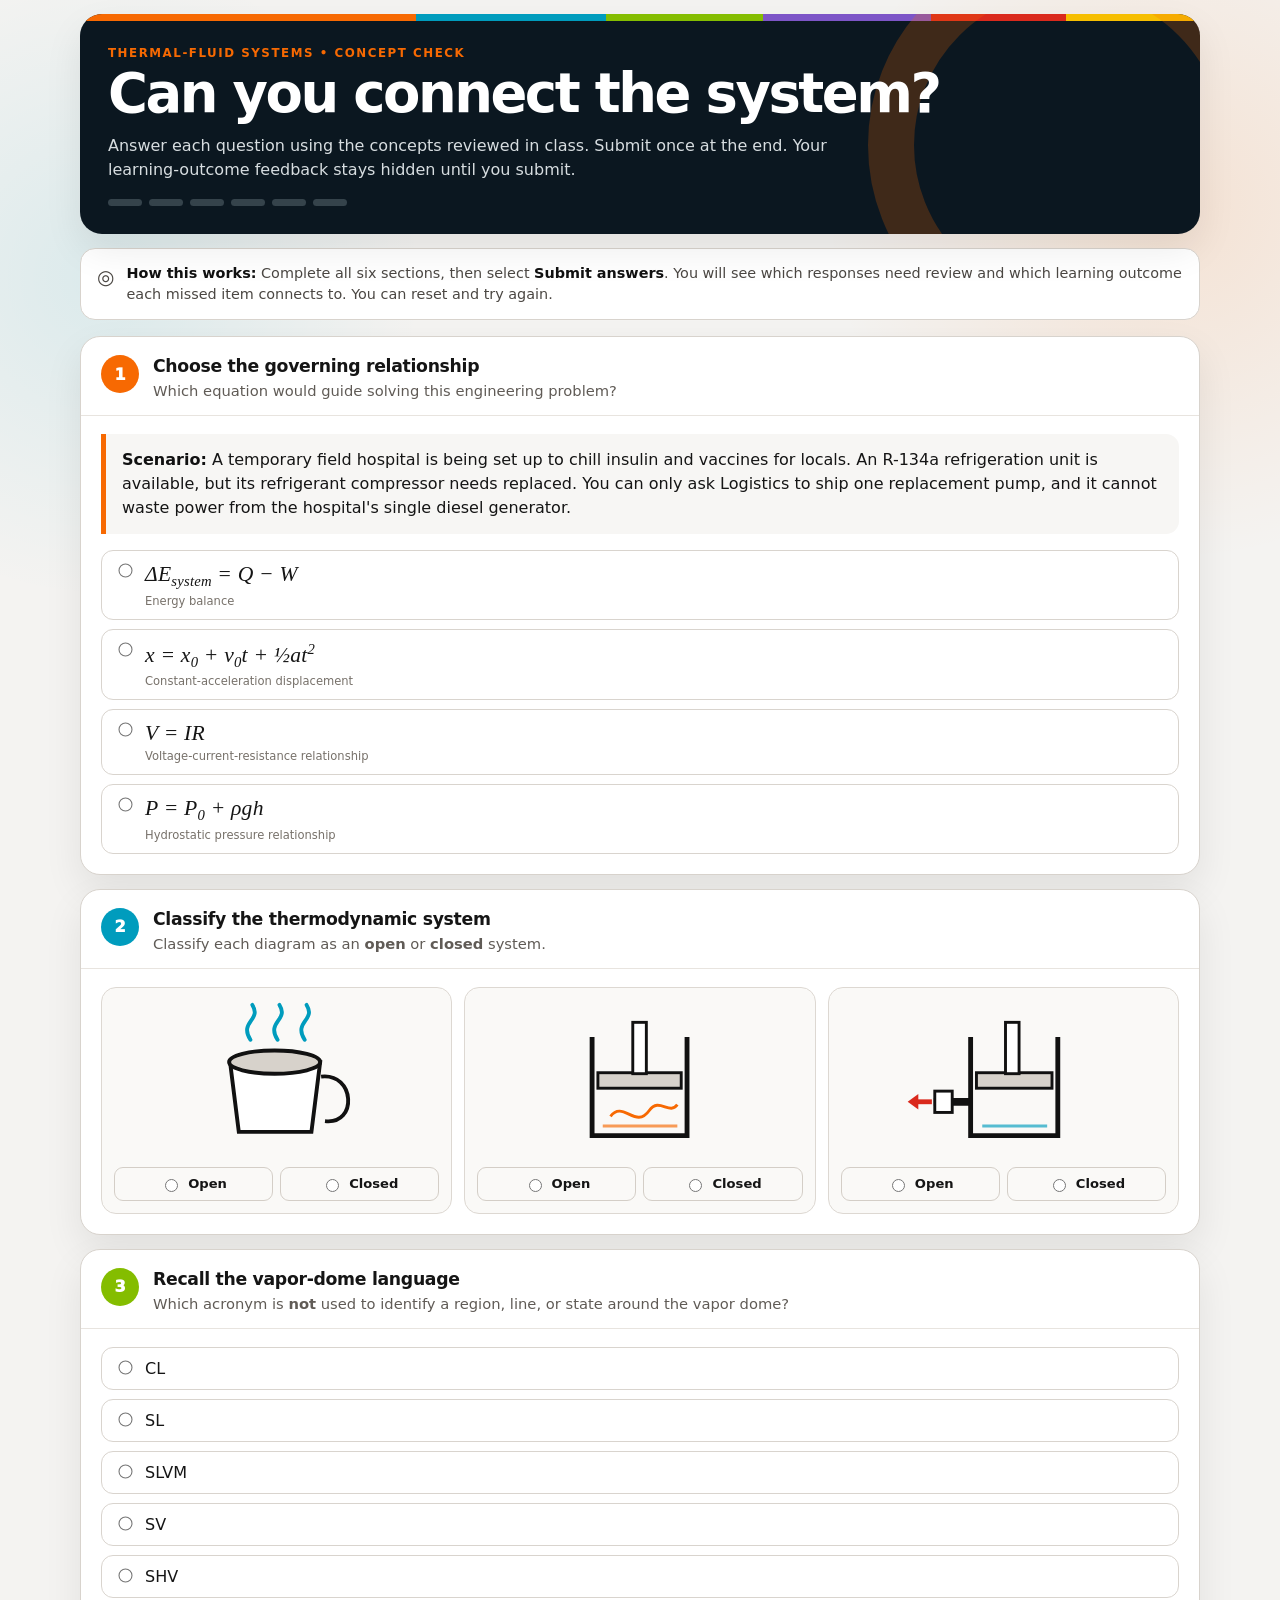
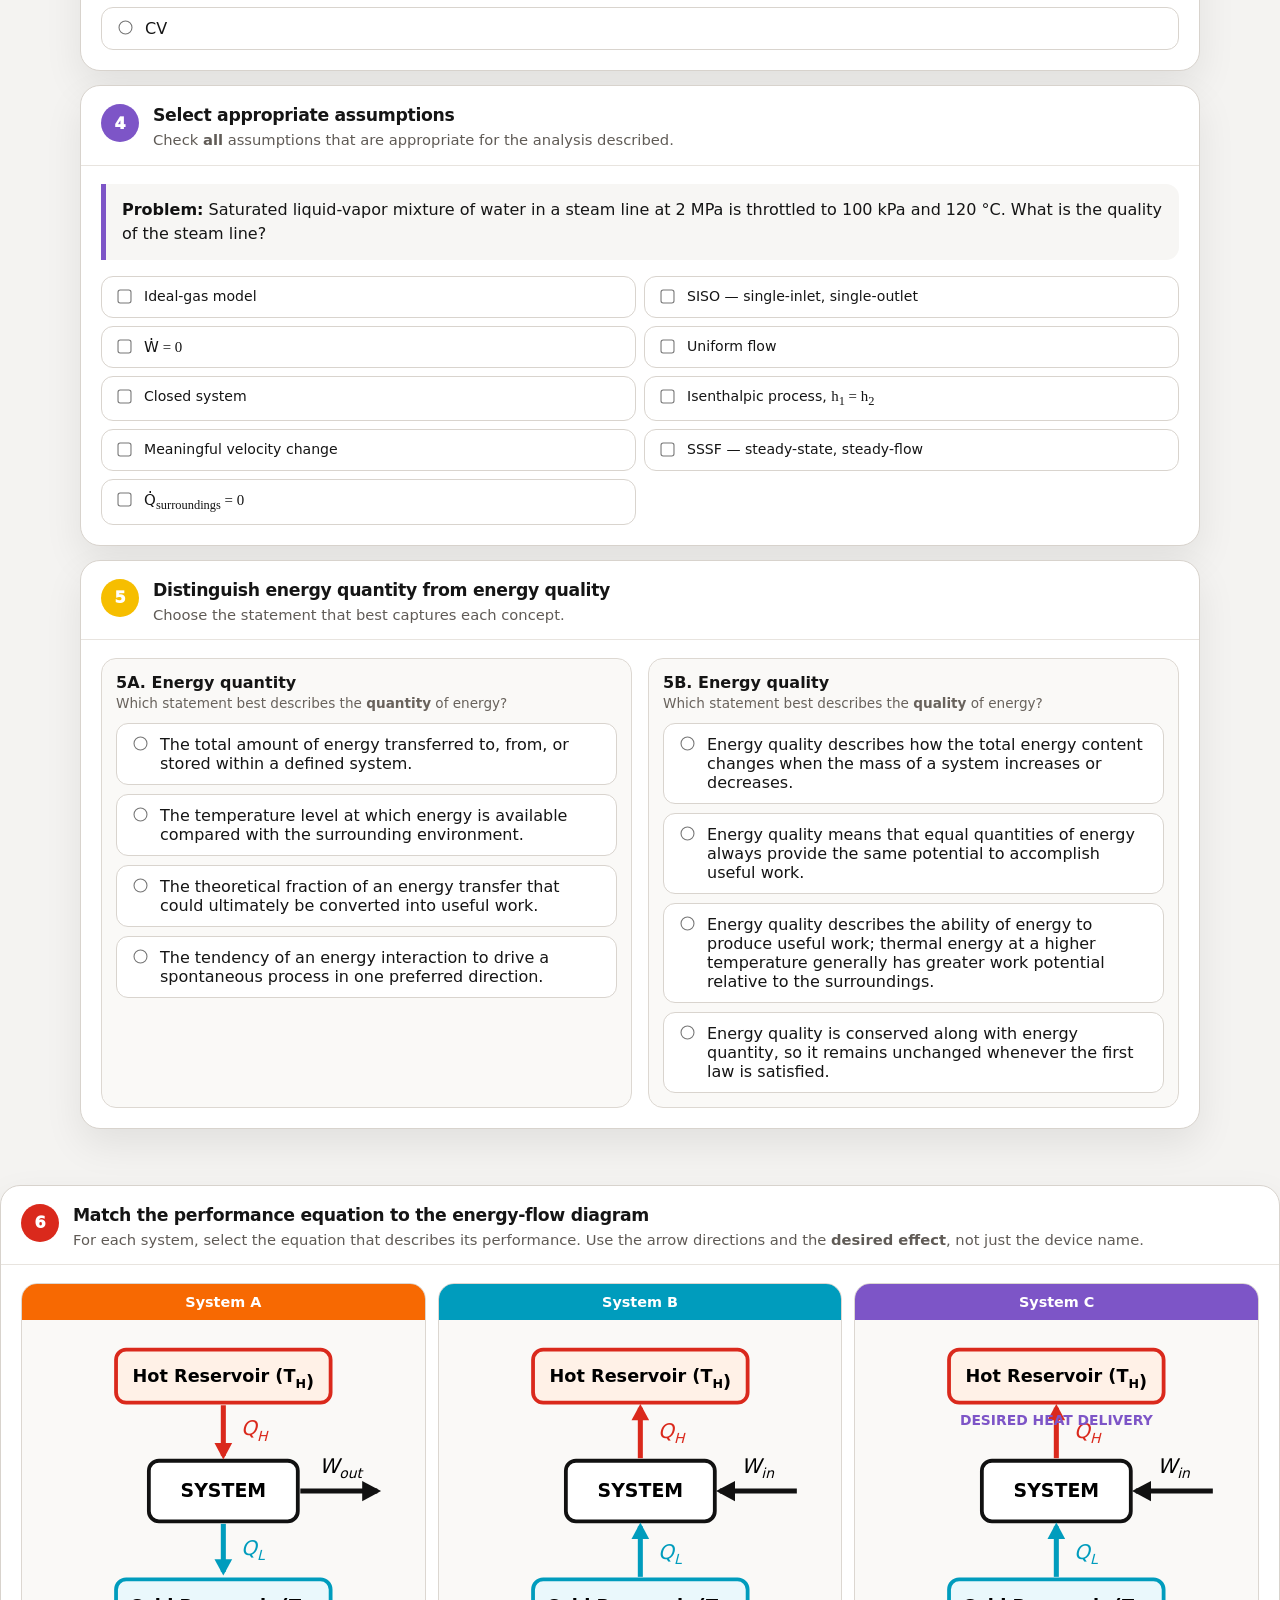
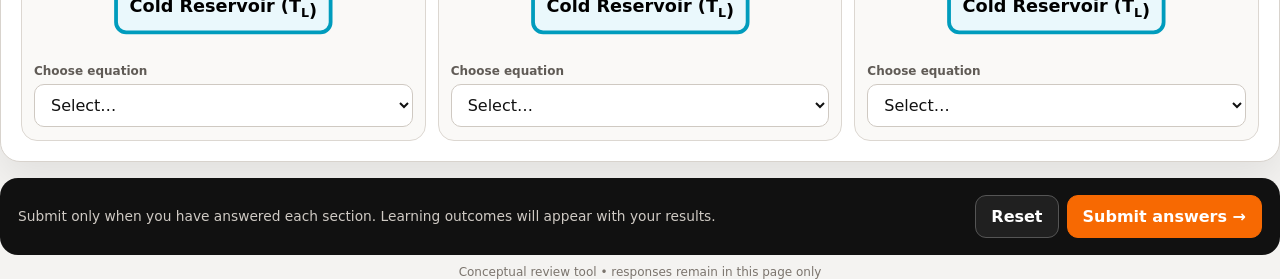
<file: problems/thermal_fluid_concept_quiz.html>
<!doctype html>
<html lang="en">
<head>
<meta charset="utf-8">
<meta name="viewport" content="width=device-width,initial-scale=1,viewport-fit=cover">
<title>Thermal-Fluid Systems Concept Check</title>
<style>
:root{--orange:#F76902;--black:#000;--white:#fff;--dark-beige:#ACA39A;--light-beige:#D7D2CB;--green:#84BD00;--light-green:#C4D600;--blue:#009CBD;--purple:#7D55C7;--red:#DA291C;--yellow:#F6BE00;--ink:#151515;--muted:#66615C;--page:#F4F3F1;--panel:#fff;--line:#D8D3CD;--soft:#F8F7F5;--good:#2F7D32;--bad:#B3261E;--shadow:0 16px 38px rgba(0,0,0,.08);--radius:20px}
*{box-sizing:border-box}html{scroll-behavior:smooth}body{margin:0;background:radial-gradient(circle at 8% 8%,rgba(0,156,189,.10),transparent 20rem),radial-gradient(circle at 92% 6%,rgba(247,105,2,.12),transparent 22rem),var(--page);color:var(--ink);font-family:Inter,ui-sans-serif,system-ui,-apple-system,BlinkMacSystemFont,"Segoe UI",sans-serif;-webkit-font-smoothing:antialiased}button,input,select{font:inherit}button{touch-action:manipulation}.wrap{width:min(1120px,calc(100% - 24px));margin:0 auto;padding:14px 0 56px}.hero{background:#0B1720;color:white;border-radius:22px;overflow:hidden;position:relative;box-shadow:var(--shadow)}.hero:after{content:"";position:absolute;right:-70px;top:-70px;width:310px;height:310px;border-radius:50%;border:46px solid rgba(247,105,2,.22)}.brandline{height:7px;background:linear-gradient(90deg,var(--orange) 0 30%,var(--blue) 30% 47%,var(--green) 47% 61%,var(--purple) 61% 76%,var(--red) 76% 88%,var(--yellow) 88%)}.hero-inner{padding:25px 28px 28px;position:relative;z-index:1}.kicker{color:var(--orange);font-weight:900;letter-spacing:.13em;text-transform:uppercase;font-size:.74rem;margin-bottom:7px}h1{margin:0;font-size:clamp(2rem,5vw,3.4rem);line-height:1;letter-spacing:-.045em}.hero p{max-width:760px;margin:13px 0 0;color:#D7DDE0;line-height:1.5}.progress{margin-top:17px;display:flex;gap:7px;flex-wrap:wrap}.progress span{width:34px;height:7px;border-radius:999px;background:#35434B}.progress span.done{background:var(--orange)}.instructions{display:flex;gap:12px;align-items:flex-start;margin:14px 0 16px;padding:14px 16px;background:#fff;border:1px solid var(--line);border-radius:15px;color:#4B4743;font-size:.9rem;line-height:1.45}.instructions b{color:#111}.quiz{display:grid;gap:14px}.card{background:var(--panel);border:1px solid var(--line);border-radius:var(--radius);box-shadow:var(--shadow);overflow:hidden}.card-head{display:flex;gap:14px;align-items:flex-start;padding:18px 20px 14px;border-bottom:1px solid #E8E4DF}.num{flex:0 0 auto;width:38px;height:38px;border-radius:50%;display:grid;place-items:center;color:#fff;font-weight:950;background:var(--accent,var(--orange))}.card h2{margin:1px 0 4px;font-size:1.08rem;letter-spacing:-.018em}.question{color:#605B56;line-height:1.45;font-size:.92rem}.card-body{padding:18px 20px 20px}.scenario{background:#F7F6F4;border-left:5px solid var(--accent,var(--orange));border-radius:0 13px 13px 0;padding:14px 16px;line-height:1.5;margin-bottom:16px}.scenario strong{color:#111}.art-question{display:block}.equation-option{align-items:center;min-height:66px}.equation-option .eq{font-family:"Times New Roman",Georgia,serif;font-size:1.35rem;font-style:italic;letter-spacing:.01em}.equation-option .eq sub{font-size:.68em}.equation-option .eq sup{font-size:.68em}.equation-option .eq-note{display:block;font-family:Inter,ui-sans-serif,system-ui,sans-serif;font-style:normal;font-size:.72rem;color:#77716A;margin-top:3px}.art-box{min-height:190px;border:1px solid #DED9D3;border-radius:15px;background:#FBFAF8;overflow:hidden}.art-box svg{width:100%;height:auto;display:block}.option-grid{display:grid;gap:9px}.option{display:flex;align-items:flex-start;gap:10px;border:1px solid #D9D4CE;background:#fff;border-radius:12px;padding:11px 12px;cursor:pointer;transition:.14s ease}.option:hover{border-color:#A9A39C;background:#FCFBF9}.option input{margin-top:2px;accent-color:var(--orange);transform:scale(1.08)}.option.selected{border-color:var(--accent,var(--orange));box-shadow:inset 0 0 0 1px var(--accent,var(--orange))}.option.correct{border-color:#7AB57C;background:#F0F8F0}.option.wrong{border-color:#D98580;background:#FFF3F2}.system-grid{display:grid;grid-template-columns:repeat(3,1fr);gap:12px}.system-item{border:1px solid #DDD8D2;border-radius:15px;background:#FAF9F7;padding:12px}.system-art{height:160px;display:flex;align-items:center;justify-content:center}.system-art svg{max-width:100%;max-height:155px}.system-choice{display:grid;grid-template-columns:1fr 1fr;gap:7px;margin-top:7px}.mini-radio{border:1px solid #D4CEC7;border-radius:9px;padding:8px;display:flex;gap:7px;align-items:center;justify-content:center;font-size:.82rem;font-weight:800}.mini-radio input{accent-color:var(--blue)}.two-col{display:grid;grid-template-columns:1fr 1fr;gap:16px}.vapor-card{border:1px solid #DDD8D2;border-radius:15px;background:#FAF9F7;padding:12px}.vapor-card svg{width:100%;height:auto;display:block}.check-grid{display:grid;grid-template-columns:1fr 1fr;gap:8px}.check-grid .option{font-size:.88rem}.energy-grid{display:grid;grid-template-columns:1fr 1fr;gap:16px}.energy-panel{border:1px solid #DDD8D2;border-radius:15px;background:#FAF9F7;padding:14px}.energy-panel h3{margin:0 0 3px;font-size:1rem}.energy-panel p{margin:0 0 12px;color:#68625C;font-size:.85rem}.match-grid{display:grid;grid-template-columns:repeat(3,1fr);gap:12px}.match-card{border:1px solid #DCD7D1;border-radius:16px;overflow:hidden;background:#FAF9F7}.match-title{text-align:center;font-size:.9rem;font-weight:900;padding:10px;color:#fff;background:var(--accent,var(--orange))}.diagram{padding:12px 12px 6px}.diagram svg{width:100%;height:auto;display:block}.match-select{padding:10px 12px 13px}.match-select label{display:block;font-size:.75rem;font-weight:900;color:#605B56;margin-bottom:6px}select{width:100%;padding:10px 12px;border:1px solid #CFC9C2;border-radius:10px;background:#fff;color:#111}.math{font-family:"Times New Roman",serif;font-size:1.06em}.submit-zone{margin-top:16px;background:#111;color:#fff;border-radius:18px;padding:17px 18px;display:flex;align-items:center;justify-content:space-between;gap:18px}.submit-zone p{margin:0;color:#CFCAC4;font-size:.86rem;line-height:1.4}.actions{display:flex;gap:8px;flex:0 0 auto}.btn{border:1px solid #555;background:#202020;color:#fff;border-radius:11px;padding:11px 15px;font-weight:900;cursor:pointer}.btn:hover{filter:brightness(1.08)}.btn.primary{background:var(--orange);border-color:var(--orange)}.results{display:none;margin-top:16px;background:#0B1720;color:#fff;border-radius:20px;box-shadow:var(--shadow);overflow:hidden}.results.visible{display:block}.results-head{padding:18px 20px;background:#101F2A;display:flex;justify-content:space-between;gap:12px;align-items:center}.results-head h2{margin:0;font-size:1.25rem}.score{font-weight:950;font-size:1.05rem}.results-body{padding:18px 20px}.result-intro{margin:0 0 14px;color:#C8D0D4;line-height:1.45}.missed-list{display:grid;gap:9px}.miss{background:#142631;border:1px solid #29414F;border-radius:12px;padding:12px 13px}.miss strong{display:block;color:#fff;margin-bottom:4px}.miss p{margin:0;color:#CCD4D8;font-size:.86rem;line-height:1.45}.lo-map{margin-top:15px;background:#fff;color:#111;border-radius:14px;padding:14px}.lo-map h3{margin:0 0 10px;font-size:1rem}.lo-row{display:grid;grid-template-columns:auto 1fr auto;gap:9px;align-items:start;padding:9px 0;border-top:1px solid #ECE8E3}.lo-row:first-of-type{border-top:0}.lo-icon{width:21px;height:21px;border-radius:50%;display:grid;place-items:center;color:#fff;font-size:.73rem;font-weight:950}.lo-icon.good{background:var(--good)}.lo-icon.bad{background:var(--bad)}.lo-text{font-size:.86rem;line-height:1.4}.lo-score{font-size:.78rem;font-weight:900;color:#625D58}.muddy{margin-top:15px;background:#EAF8FC;color:#102731;border:1px solid #86CEE0;border-radius:14px;padding:15px 16px}.muddy strong{display:block;margin-bottom:4px}.muddy p{margin:0;font-size:.88rem;line-height:1.45}.hidden-lo{display:none}body.submitted .hidden-lo{display:block}.feedback-line{display:none;margin-top:10px;padding:9px 11px;border-radius:10px;font-size:.83rem;line-height:1.4}body.submitted .feedback-line{display:block}.feedback-line.ok{background:#EFF7EF;color:#275D29}.feedback-line.no{background:#FFF1F0;color:#84251F}.footer-note{margin-top:10px;text-align:center;color:#7B746D;font-size:.75rem}@media(max-width:850px){.two-col,.energy-grid{grid-template-columns:1fr}.system-grid,.match-grid{grid-template-columns:1fr}.system-art{height:145px}}@media(max-width:560px){.wrap{width:min(100% - 14px,1120px);padding-top:7px}.hero{border-radius:16px}.hero-inner{padding:20px 16px}.card{border-radius:15px}.card-head,.card-body{padding-left:14px;padding-right:14px}.check-grid{grid-template-columns:1fr}.submit-zone{align-items:stretch;flex-direction:column}.actions{width:100%}.btn{flex:1}}
</style>
</head>
<body>
<div class="wrap">
<header class="hero"><div class="brandline"></div><div class="hero-inner"><div class="kicker">Thermal-Fluid Systems • Concept Check</div><h1>Can you connect the system?</h1><p>Answer each question using the concepts reviewed in class. Submit once at the end. Your learning-outcome feedback stays hidden until you submit.</p><div class="progress" aria-label="quiz sections"><span></span><span></span><span></span><span></span><span></span><span></span></div></div></header>
<div class="instructions"><div style="font-size:1.25rem">◎</div><div><b>How this works:</b> Complete all six sections, then select <b>Submit answers</b>. You will see which responses need review and which learning outcome each missed item connects to. You can reset and try again.</div></div>
<form id="quiz" class="quiz" novalidate>
<section class="card qcard" style="--accent:#F76902"><div class="card-head"><div class="num">1</div><div><h2>Choose the governing relationship</h2><div class="question">Which equation would guide solving this engineering problem?</div></div></div><div class="card-body"><div class="scenario"><strong>Scenario:</strong> A temporary field hospital is being set up to chill insulin and vaccines for locals. An R-134a refrigeration unit is available, but its refrigerant compressor needs replaced. You can only ask Logistics to ship one replacement pump, and it cannot waste power from the hospital's single diesel generator.</div><div class="option-grid" data-question="q1">
<label class="option equation-option"><input type="radio" name="q1" value="firstlaw"><span><span class="eq">ΔE<sub>system</sub> = Q − W</span><span class="eq-note">Energy balance</span></span></label>
<label class="option equation-option"><input type="radio" name="q1" value="displacement"><span><span class="eq">x = x<sub>0</sub> + v<sub>0</sub>t + ½at<sup>2</sup></span><span class="eq-note">Constant-acceleration displacement</span></span></label>
<label class="option equation-option"><input type="radio" name="q1" value="ohm"><span><span class="eq">V = IR</span><span class="eq-note">Voltage-current-resistance relationship</span></span></label>
<label class="option equation-option"><input type="radio" name="q1" value="hydrostatic"><span><span class="eq">P = P<sub>0</sub> + ρgh</span><span class="eq-note">Hydrostatic pressure relationship</span></span></label>
</div><div class="feedback-line" id="fb-q1"></div></div></section>
<section class="card qcard" style="--accent:#009CBD"><div class="card-head"><div class="num">2</div><div><h2>Classify the thermodynamic system</h2><div class="question">Classify each diagram as an <b>open</b> or <b>closed</b> system.</div></div></div><div class="card-body"><div class="system-grid">
<div class="system-item"><div class="system-art"><svg viewBox="0 0 220 160" role="img" aria-label="Unlabeled coffee cup diagram"><path d="M62 62 h93 l-9 72 H71 Z" fill="#fff" stroke="#111" stroke-width="4"/><path d="M156 77 c35-4 38 50 4 46" fill="none" stroke="#111" stroke-width="4"/><ellipse cx="108" cy="62" rx="47" ry="12" fill="#D7D2CB" stroke="#111" stroke-width="4"/><path d="M83 39 c-12-19 12-20 2-36 M111 39 c-12-19 12-20 2-36 M139 39 c-12-19 12-20 2-36" fill="none" stroke="#009CBD" stroke-width="4" stroke-linecap="round"/></svg></div><div class="system-choice"><label class="mini-radio"><input type="radio" name="q2a" value="open"> Open</label><label class="mini-radio"><input type="radio" name="q2a" value="closed"> Closed</label></div><div class="feedback-line" id="fb-q2a"></div></div>
<div class="system-item"><div class="system-art"><svg viewBox="0 0 220 160" role="img" aria-label="Unlabeled closed piston-cylinder diagram"><path d="M61 36 v102 h98 V36" fill="none" stroke="#111" stroke-width="5"/><rect x="67" y="73" width="86" height="16" fill="#D7D2CB" stroke="#111" stroke-width="3"/><rect x="103" y="21" width="14" height="53" fill="#fff" stroke="#111" stroke-width="3"/><path d="M72 128 H149" stroke="#F76902" stroke-width="3" opacity=".65"/><path d="M80 118 C93 101 106 132 120 112 C130 98 141 117 149 106" fill="none" stroke="#F76902" stroke-width="3"/></svg></div><div class="system-choice"><label class="mini-radio"><input type="radio" name="q2b" value="open"> Open</label><label class="mini-radio"><input type="radio" name="q2b" value="closed"> Closed</label></div><div class="feedback-line" id="fb-q2b"></div></div>
<div class="system-item"><div class="system-art"><svg viewBox="0 0 220 160" role="img" aria-label="Unlabeled piston-cylinder with open side valve diagram"><path d="M76 36 v102 h90 V36" fill="none" stroke="#111" stroke-width="5"/><rect x="82" y="73" width="78" height="16" fill="#D7D2CB" stroke="#111" stroke-width="3"/><rect x="112" y="21" width="14" height="53" fill="#fff" stroke="#111" stroke-width="3"/><line x1="75" y1="103" x2="38" y2="103" stroke="#111" stroke-width="8"/><rect x="39" y="92" width="18" height="22" fill="#fff" stroke="#111" stroke-width="3"/><path d="M16 103 H36" stroke="#DA291C" stroke-width="5"/><path d="M22 95 L11 103 L22 111 Z" fill="#DA291C"/><path d="M88 128 H155" stroke="#009CBD" stroke-width="3" opacity=".65"/></svg></div><div class="system-choice"><label class="mini-radio"><input type="radio" name="q2c" value="open"> Open</label><label class="mini-radio"><input type="radio" name="q2c" value="closed"> Closed</label></div><div class="feedback-line" id="fb-q2c"></div></div>
</div></div></section>
<section class="card qcard" style="--accent:#84BD00"><div class="card-head"><div class="num">3</div><div><h2>Recall the vapor-dome language</h2><div class="question">Which acronym is <b>not</b> used to identify a region, line, or state around the vapor dome?</div></div></div><div class="card-body"><div class="option-grid" data-question="q3">
<label class="option"><input type="radio" name="q3" value="CL"> CL</label>
<label class="option"><input type="radio" name="q3" value="SL"> SL</label>
<label class="option"><input type="radio" name="q3" value="SLVM"> SLVM</label>
<label class="option"><input type="radio" name="q3" value="SV"> SV</label>
<label class="option"><input type="radio" name="q3" value="SHV"> SHV</label>
<label class="option"><input type="radio" name="q3" value="CV"> CV</label>
</div><div class="feedback-line" id="fb-q3"></div></div></section>
<section class="card qcard" style="--accent:#7D55C7"><div class="card-head"><div class="num">4</div><div><h2>Select appropriate assumptions</h2><div class="question">Check <b>all</b> assumptions that are appropriate for the analysis described.</div></div></div><div class="card-body"><div class="scenario"><strong>Problem:</strong> Saturated liquid-vapor mixture of water in a steam line at 2 MPa is throttled to 100 kPa and 120 °C. What is the quality of the steam line?</div><div class="check-grid" id="q4checks">
<label class="option"><input type="checkbox" name="q4" value="ideal"> Ideal-gas model</label>
<label class="option"><input type="checkbox" name="q4" value="SISO"> SISO — single-inlet, single-outlet</label>
<label class="option"><input type="checkbox" name="q4" value="w0"> <span class="math">Ẇ = 0</span></label>
<label class="option"><input type="checkbox" name="q4" value="uniform"> Uniform flow</label>
<label class="option"><input type="checkbox" name="q4" value="closed"> Closed system</label>
<label class="option"><input type="checkbox" name="q4" value="isenthalpic"> <span>Isenthalpic process, <span class="math">h<sub>1</sub> = h<sub>2</sub></span></span></label>
<label class="option"><input type="checkbox" name="q4" value="velocity"> Meaningful velocity change</label>
<label class="option"><input type="checkbox" name="q4" value="SSSF"> SSSF — steady-state, steady-flow</label>
<label class="option"><input type="checkbox" name="q4" value="q0"> <span class="math">Q̇<sub>surroundings</sub> = 0</span></label>
</div><div class="feedback-line" id="fb-q4"></div></div></section>
<section class="card qcard" style="--accent:#F6BE00"><div class="card-head"><div class="num">5</div><div><h2>Distinguish energy quantity from energy quality</h2><div class="question">Choose the statement that best captures each concept.</div></div></div><div class="card-body"><div class="energy-grid">
<div class="energy-panel"><h3>5A. Energy quantity</h3><p>Which statement best describes the <b>quantity</b> of energy?</p><div class="option-grid">
<label class="option"><input type="radio" name="q5a" value="amount"> The total amount of energy transferred to, from, or stored within a defined system.</label>
<label class="option"><input type="radio" name="q5a" value="temperature"> The temperature level at which energy is available compared with the surrounding environment.</label>
<label class="option"><input type="radio" name="q5a" value="useful"> The theoretical fraction of an energy transfer that could ultimately be converted into useful work.</label>
<label class="option"><input type="radio" name="q5a" value="direction"> The tendency of an energy interaction to drive a spontaneous process in one preferred direction.</label>
</div><div class="feedback-line" id="fb-q5a"></div></div>
<div class="energy-panel"><h3>5B. Energy quality</h3><p>Which statement best describes the <b>quality</b> of energy?</p><div class="option-grid">
<label class="option"><input type="radio" name="q5b" value="mass"> Energy quality describes how the total energy content changes when the mass of a system increases or decreases.</label>
<label class="option"><input type="radio" name="q5b" value="same"> Energy quality means that equal quantities of energy always provide the same potential to accomplish useful work.</label>
<label class="option"><input type="radio" name="q5b" value="usefulness"> Energy quality describes the ability of energy to produce useful work; thermal energy at a higher temperature generally has greater work potential relative to the surroundings.</label>
<label class="option"><input type="radio" name="q5b" value="conserved"> Energy quality is conserved along with energy quantity, so it remains unchanged whenever the first law is satisfied.</label>
</div><div class="feedback-line" id="fb-q5b"></div></div>
</div></div></div></section>
<section class="card qcard" style="--accent:#DA291C"><div class="card-head"><div class="num">6</div><div><h2>Match the performance equation to the energy-flow diagram</h2><div class="question">For each system, select the equation that describes its performance. Use the arrow directions and the <b>desired effect</b>, not just the device name.</div></div></div><div class="card-body"><div class="match-grid">
<div class="match-card" style="--accent:#F76902"><div class="match-title">System A</div><div class="diagram"><svg viewBox="0 0 300 250" role="img" aria-label="Energy-flow diagram with heat entering from a hot reservoir, net work leaving, and heat rejected to a cold reservoir"><rect x="65" y="14" width="170" height="42" rx="8" fill="#FFF1E7" stroke="#DA291C" stroke-width="3"/><text x="150" y="40" text-anchor="middle" font-size="14" font-weight="900">Hot Reservoir (T<tspan dy="4" font-size="10">H</tspan>)</text><rect x="91" y="102" width="118" height="48" rx="8" fill="#fff" stroke="#111" stroke-width="3"/><text x="150" y="131" text-anchor="middle" font-size="15" font-weight="900">SYSTEM</text><rect x="65" y="196" width="170" height="42" rx="8" fill="#EAF8FC" stroke="#009CBD" stroke-width="3"/><text x="150" y="222" text-anchor="middle" font-size="14" font-weight="900">Cold Reservoir (T<tspan dy="4" font-size="10">L</tspan>)</text><line x1="150" y1="58" x2="150" y2="98" stroke="#DA291C" stroke-width="4"/><path d="M143 88 L150 101 L157 88 Z" fill="#DA291C"/><text x="164" y="82" font-size="16" font-style="italic" fill="#DA291C">Q<tspan dy="4" font-size="11">H</tspan></text><line x1="150" y1="152" x2="150" y2="190" stroke="#009CBD" stroke-width="4"/><path d="M143 180 L150 193 L157 180 Z" fill="#009CBD"/><text x="164" y="177" font-size="16" font-style="italic" fill="#009CBD">Q<tspan dy="4" font-size="11">L</tspan></text><line x1="211" y1="126" x2="272" y2="126" stroke="#111" stroke-width="4"/><path d="M260 118 L275 126 L260 134 Z" fill="#111"/><text x="226" y="112" font-size="16" font-style="italic">W<tspan dy="4" font-size="11">out</tspan></text></svg></div><div class="match-select"><label for="q6a">Choose equation</label><select id="q6a" name="q6a"><option value="">Select…</option><option value="eta">η = Wout / QH</option><option value="copr">COPR = QL / Win</option><option value="cophp">COPHP = QH / Win</option></select><div class="feedback-line" id="fb-q6a"></div></div></div>
<div class="match-card" style="--accent:#009CBD"><div class="match-title">System B</div><div class="diagram"><svg viewBox="0 0 300 250" role="img" aria-label="Energy-flow diagram with work entering, heat absorbed from a cold reservoir, and heat rejected to a hot reservoir"><rect x="65" y="14" width="170" height="42" rx="8" fill="#FFF1E7" stroke="#DA291C" stroke-width="3"/><text x="150" y="40" text-anchor="middle" font-size="14" font-weight="900">Hot Reservoir (T<tspan dy="4" font-size="10">H</tspan>)</text><rect x="91" y="102" width="118" height="48" rx="8" fill="#fff" stroke="#111" stroke-width="3"/><text x="150" y="131" text-anchor="middle" font-size="15" font-weight="900">SYSTEM</text><rect x="65" y="196" width="170" height="42" rx="8" fill="#EAF8FC" stroke="#009CBD" stroke-width="3"/><text x="150" y="222" text-anchor="middle" font-size="14" font-weight="900">Cold Reservoir (T<tspan dy="4" font-size="10">L</tspan>)</text><line x1="150" y1="100" x2="150" y2="60" stroke="#DA291C" stroke-width="4"/><path d="M143 70 L150 57 L157 70 Z" fill="#DA291C"/><text x="164" y="84" font-size="16" font-style="italic" fill="#DA291C">Q<tspan dy="4" font-size="11">H</tspan></text><line x1="150" y1="194" x2="150" y2="154" stroke="#009CBD" stroke-width="4"/><path d="M143 164 L150 151 L157 164 Z" fill="#009CBD"/><text x="164" y="180" font-size="16" font-style="italic" fill="#009CBD">Q<tspan dy="4" font-size="11">L</tspan></text><line x1="274" y1="126" x2="213" y2="126" stroke="#111" stroke-width="4"/><path d="M225 118 L210 126 L225 134 Z" fill="#111"/><text x="230" y="112" font-size="16" font-style="italic">W<tspan dy="4" font-size="11">in</tspan></text></svg></div><div class="match-select"><label for="q6b">Choose equation</label><select id="q6b" name="q6b"><option value="">Select…</option><option value="eta">η = Wout / QH</option><option value="copr">COPR = QL / Win</option><option value="cophp">COPHP = QH / Win</option></select><div class="feedback-line" id="fb-q6b"></div></div></div>
<div class="match-card" style="--accent:#7D55C7"><div class="match-title">System C</div><div class="diagram"><svg viewBox="0 0 300 250" role="img" aria-label="Energy-flow diagram with work entering, heat absorbed from a cold reservoir, and heat delivered to a hot reservoir"><rect x="65" y="14" width="170" height="42" rx="8" fill="#FFF1E7" stroke="#DA291C" stroke-width="3"/><text x="150" y="40" text-anchor="middle" font-size="14" font-weight="900">Hot Reservoir (T<tspan dy="4" font-size="10">H</tspan>)</text><rect x="91" y="102" width="118" height="48" rx="8" fill="#fff" stroke="#111" stroke-width="3"/><text x="150" y="131" text-anchor="middle" font-size="15" font-weight="900">SYSTEM</text><rect x="65" y="196" width="170" height="42" rx="8" fill="#EAF8FC" stroke="#009CBD" stroke-width="3"/><text x="150" y="222" text-anchor="middle" font-size="14" font-weight="900">Cold Reservoir (T<tspan dy="4" font-size="10">L</tspan>)</text><line x1="150" y1="100" x2="150" y2="60" stroke="#DA291C" stroke-width="4"/><path d="M143 70 L150 57 L157 70 Z" fill="#DA291C"/><text x="164" y="84" font-size="16" font-style="italic" fill="#DA291C">Q<tspan dy="4" font-size="11">H</tspan></text><line x1="150" y1="194" x2="150" y2="154" stroke="#009CBD" stroke-width="4"/><path d="M143 164 L150 151 L157 164 Z" fill="#009CBD"/><text x="164" y="180" font-size="16" font-style="italic" fill="#009CBD">Q<tspan dy="4" font-size="11">L</tspan></text><line x1="274" y1="126" x2="213" y2="126" stroke="#111" stroke-width="4"/><path d="M225 118 L210 126 L225 134 Z" fill="#111"/><text x="230" y="112" font-size="16" font-style="italic">W<tspan dy="4" font-size="11">in</tspan></text><text x="150" y="74" text-anchor="middle" font-size="11" font-weight="900" fill="#7D55C7">DESIRED HEAT DELIVERY</text></svg></div><div class="match-select"><label for="q6c">Choose equation</label><select id="q6c" name="q6c"><option value="">Select…</option><option value="eta">η = Wout / QH</option><option value="copr">COPR = QL / Win</option><option value="cophp">COPHP = QH / Win</option></select><div class="feedback-line" id="fb-q6c"></div></div></div>
</div></div></section>
<div class="submit-zone"><p>Submit only when you have answered each section. Learning outcomes will appear with your results.</p><div class="actions"><button type="button" class="btn" id="resetBtn">Reset</button><button type="submit" class="btn primary">Submit answers →</button></div></div>
</form>
<section id="results" class="results" aria-live="polite"><div class="results-head"><h2>Your Results</h2><div id="score" class="score">0 / 11 correct</div></div><div class="results-body"><p id="resultIntro" class="result-intro"></p><div id="missedList" class="missed-list"></div><div class="lo-map hidden-lo"><h3>Learning Outcome Map</h3><div id="loRows"></div></div><div class="muddy"><strong>Next: Submit your muddiest point</strong><p>Scroll down to the comment/feedback box below this activity and submit the concept, step, or distinction that is still least clear to you. Be specific enough that your instructor can tell what is causing the confusion.</p></div></div></section>
<div class="footer-note">Conceptual review tool • responses remain in this page only</div>
</div>
<script>
(()=>{"use strict";const quiz=document.getElementById("quiz"),results=document.getElementById("results"),scoreEl=document.getElementById("score"),resultIntro=document.getElementById("resultIntro"),missedList=document.getElementById("missedList"),loRows=document.getElementById("loRows"),resetBtn=document.getElementById("resetBtn");
const LO={LO2:"LO 2. Connect prior MCET 430 concepts to the thermal-fluid systems analyzed in this course.",LO3:"LO 3. Classify thermodynamic systems as open, closed, or isolated based on mass and energy interactions.",LO4:"LO 4. Identify relevant properties, phases, processes, and cycles in a given thermal-fluid scenario.",LO5:"LO 5. Select appropriate assumptions, property models, or tables for a basic thermodynamic analysis.",LO8:"LO 8. Distinguish between energy quantity and energy quality in thermal-fluid systems.",LO9_10:"LOs 9 & 10. Represent heat engines, refrigerators, and heat pumps using energy-flow diagrams, and calculate thermal efficiency or coefficient of performance from heat and work interactions."};
const checkedValue=n=>{const x=document.querySelector(`input[name="${n}"]:checked`);return x?x.value:""};
const sameSet=(a,b)=>{const aa=[...a].sort(),bb=[...b].sort();return aa.length===bb.length&&aa.every((v,i)=>v===bb[i])};
const items=[
{id:"q1",label:"Q1",lo:"LO2",get:()=>checkedValue("q1"),correct:v=>v==="firstlaw",answer:"ΔE_system = Q − W (first-law energy balance)",feedback:"The problem is fundamentally an energy-accounting problem. The first law connects heat and work interactions and supports evaluation of power requirements."},
{id:"q2a",label:"Q2A",lo:"LO3",get:()=>checkedValue("q2a"),correct:v=>v==="open",answer:"Open system",feedback:"The coffee cup is open to the surroundings, so mass can cross the system boundary."},
{id:"q2b",label:"Q2B",lo:"LO3",get:()=>checkedValue("q2b"),correct:v=>v==="closed",answer:"Closed system",feedback:"The sealed piston-cylinder can exchange energy while the boundary moves, but no mass crosses the boundary."},
{id:"q2c",label:"Q2C",lo:"LO3",get:()=>checkedValue("q2c"),correct:v=>v==="open",answer:"Open system",feedback:"The open side valve provides a path for mass to cross the system boundary."},
{id:"q3",label:"Q3",lo:"LO4",get:()=>checkedValue("q3"),correct:v=>v==="CV",answer:"CV — control volume",feedback:"CV describes a control volume, not a phase region, saturation line, or state label on the vapor dome."},
{id:"q4",label:"Q4",lo:"LO5",get:()=>[...document.querySelectorAll('input[name="q4"]:checked')].map(x=>x.value),correct:v=>sameSet(v,["SSSF","SISO","uniform","q0","w0","isenthalpic"]),answer:"SSSF; SISO; uniform flow; Q̇surroundings = 0; Ẇ = 0; isenthalpic process (h1 = h2)",feedback:"A basic throttle analysis is modeled as steady-flow, single-inlet/single-outlet, with negligible heat/work interactions and no meaningful kinetic-energy change. The throttle is treated as isenthalpic."},
{id:"q5a",label:"Q5A",lo:"LO8",get:()=>checkedValue("q5a"),correct:v=>v==="amount",answer:"The total amount of energy transferred or stored",feedback:"Quantity concerns how much energy is present or transferred; it does not by itself tell you how useful that energy is."},
{id:"q5b",label:"Q5B",lo:"LO8",get:()=>checkedValue("q5b"),correct:v=>v==="usefulness",answer:"Energy quality describes ability to produce useful work",feedback:"Equal energy quantities can have different work potential. Thermal energy available at a higher temperature relative to the surroundings generally has greater quality."},
{id:"q6a",label:"Q6A",lo:"LO9_10",get:()=>document.getElementById("q6a").value,correct:v=>v==="eta",answer:"η = Wout / QH",feedback:"System A receives heat from the high-temperature reservoir, produces net work, and rejects heat. That is a heat engine / power cycle."},
{id:"q6b",label:"Q6B",lo:"LO9_10",get:()=>document.getElementById("q6b").value,correct:v=>v==="copr",answer:"COPR = QL / Win",feedback:"For a refrigerator, the desired effect is heat removed from the low-temperature space, so QL is compared with the required work input."},
{id:"q6c",label:"Q6C",lo:"LO9_10",get:()=>document.getElementById("q6c").value,correct:v=>v==="cophp",answer:"COPHP = QH / Win",feedback:"For a heat pump, the desired effect is heat delivered to the high-temperature space, so QH is compared with the required work input."}
];
function markOptionGroup(name,correctValue){document.querySelectorAll(`input[name="${name}"]`).forEach(input=>{const label=input.closest(".option")||input.closest(".mini-radio");if(!label)return;label.classList.remove("correct","wrong");if(input.checked)label.classList.add(input.value===correctValue?"correct":"wrong")})}
function setFeedback(id,ok,text){const el=document.getElementById("fb-"+id);if(!el)return;el.className="feedback-line "+(ok?"ok":"no");el.innerHTML=ok?"✓ Correct":"✕ Review this concept. "+text}
function progressUpdate(){const groups=["q1","q2a","q3","q4","q5a","q6a"],spans=[...document.querySelectorAll(".progress span")];groups.forEach((g,i)=>{let answered=false;if(g==="q4")answered=document.querySelectorAll('input[name="q4"]:checked').length>0;else if(g==="q6a")answered=!!document.getElementById("q6a").value||!!document.getElementById("q6b").value||!!document.getElementById("q6c").value;else answered=!!checkedValue(g);spans[i]?.classList.toggle("done",answered)})}
document.addEventListener("change",e=>{if(e.target.matches("input,select")){if(e.target.closest(".option")){const n=e.target.name;if(e.target.type==="radio")document.querySelectorAll(`input[name="${n}"]`).forEach(x=>x.closest(".option")?.classList.remove("selected"));e.target.closest(".option").classList.toggle("selected",e.target.checked)}progressUpdate()}});
quiz.addEventListener("submit",e=>{e.preventDefault();document.body.classList.add("submitted");const outcomes={};Object.keys(LO).forEach(k=>outcomes[k]={correct:0,total:0});let correctCount=0;const missed=[];items.forEach(item=>{const value=item.get(),ok=item.correct(value);outcomes[item.lo].total++;if(ok){correctCount++;outcomes[item.lo].correct++}else missed.push(item);if(item.id==="q1")markOptionGroup("q1","firstlaw");if(item.id==="q2a")markOptionGroup("q2a","open");if(item.id==="q2b")markOptionGroup("q2b","closed");if(item.id==="q2c")markOptionGroup("q2c","open");if(item.id==="q3")markOptionGroup("q3","CV");if(item.id==="q5a")markOptionGroup("q5a","amount");if(item.id==="q5b")markOptionGroup("q5b","usefulness");setFeedback(item.id,ok,ok?"":`Correct answer: <b>${item.answer}</b>.`)});
const q4good=new Set(["SSSF","SISO","uniform","q0","w0","isenthalpic"]);document.querySelectorAll('input[name="q4"]').forEach(input=>{const label=input.closest(".option");label.classList.remove("correct","wrong");if(input.checked)label.classList.add(q4good.has(input.value)?"correct":"wrong")});
[["q6a","eta"],["q6b","copr"],["q6c","cophp"]].forEach(([id,val])=>{const el=document.getElementById(id);el.style.borderColor=el.value===val?"#7AB57C":"#D98580";el.style.background=el.value===val?"#F0F8F0":"#FFF3F2"});
scoreEl.textContent=`${correctCount} / ${items.length} correct`;if(correctCount===items.length){resultIntro.textContent="All responses are correct. Use the learning-outcome map below as a record of what this check assessed.";missedList.innerHTML=""}else{resultIntro.textContent="Review the missed items below. The learning outcome attached to each one shows the type of performance you should be ready to demonstrate again.";missedList.innerHTML=missed.map(item=>`<div class="miss"><strong>${item.label} — ${LO[item.lo].split(". ")[0]}</strong><p><b>Correct response:</b> ${item.answer}. ${item.feedback}</p></div>`).join("")}
loRows.innerHTML=Object.entries(outcomes).map(([key,val])=>{const good=val.correct===val.total;return `<div class="lo-row"><div class="lo-icon ${good?"good":"bad"}">${good?"✓":"×"}</div><div class="lo-text">${LO[key]}</div><div class="lo-score">${val.correct}/${val.total}</div></div>`}).join("");results.classList.add("visible");results.scrollIntoView({behavior:"smooth",block:"start"})});
resetBtn.addEventListener("click",()=>{quiz.reset();document.body.classList.remove("submitted");results.classList.remove("visible");document.querySelectorAll(".option,.mini-radio").forEach(el=>el.classList.remove("selected","correct","wrong"));document.querySelectorAll(".feedback-line").forEach(el=>{el.className="feedback-line";el.innerHTML=""});["q6a","q6b","q6c"].forEach(id=>{const el=document.getElementById(id);el.style.borderColor="";el.style.background=""});document.querySelectorAll(".progress span").forEach(s=>s.classList.remove("done"));window.scrollTo({top:0,behavior:"smooth"})});
})();
</script>
</body></html>
</file>
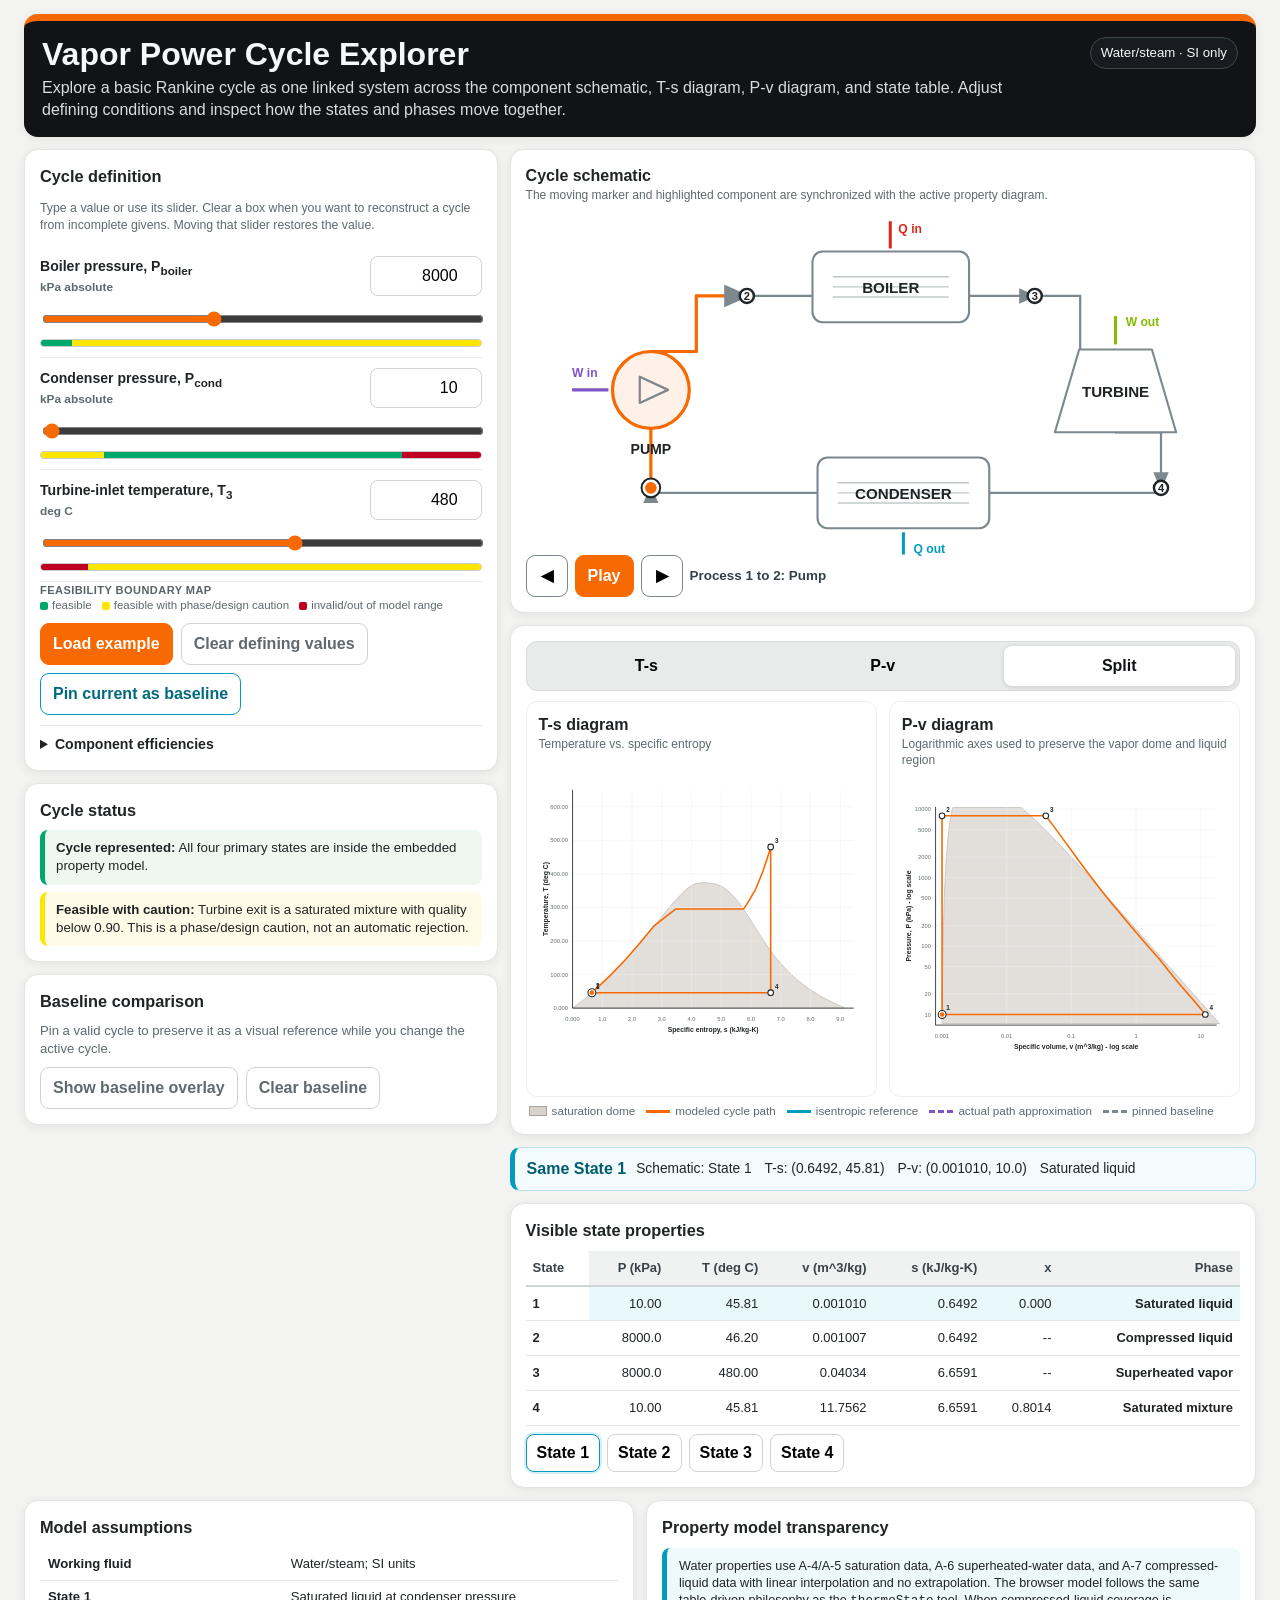
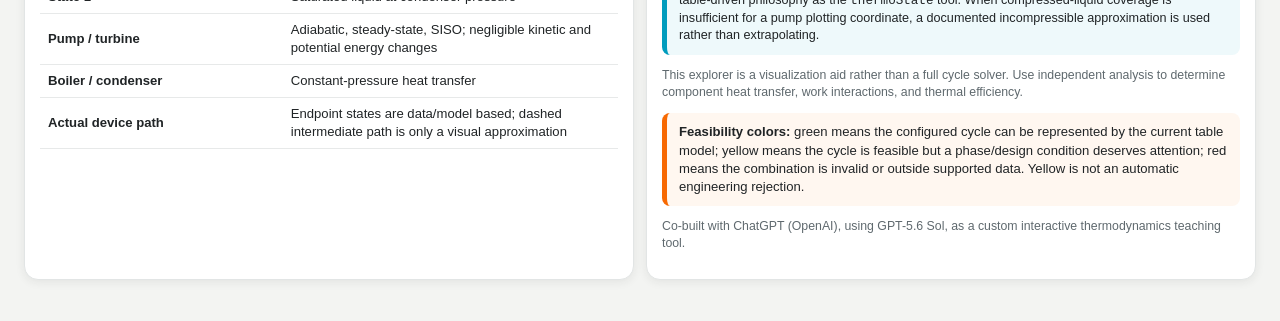
<file: problems/Vapor_Power_Cycle_Explorer.html>
<!doctype html>
<html lang="en">
<head>
<meta charset="utf-8">
<meta name="viewport" content="width=device-width, initial-scale=1, viewport-fit=cover">
<title>Vapor Power Cycle Explorer</title>
<style>
:root{
 --orange:#F76902;--light-gray:#D0D3D4;--mid-gray:#A2AAAD;--dark-gray:#7C878E;
 --dark-beige:#ACA39A;--light-beige:#D7D2CB;--dark-green:#84BD00;--light-green:#C4D600;
 --blue:#009CBD;--purple:#7D55C7;--red:#DA291C;--yellow:#F6BE00;
 --feas-green:#00A86B;--feas-yellow:#FFE600;--feas-red:#C00020;
 --ink:#202426;--muted:#5f696e;--paper:#fff;--panel:#f6f7f6;--line:#dfe2e3;
 --header-bg:#111317;--header-fg:#f5f7f8;--shadow:0 2px 10px rgba(32,36,38,.08);--radius:14px;
}
*{box-sizing:border-box}html{scroll-behavior:smooth}body{margin:0;background:#f3f4f2;color:var(--ink);font-family:Arial,Helvetica,sans-serif;line-height:1.38}
button,input{font:inherit}button{touch-action:manipulation}.app{max-width:1500px;margin:auto;padding:14px clamp(9px,2vw,24px) 40px}
.header{background:var(--header-bg);color:var(--header-fg);border-top:7px solid var(--orange);border-radius:var(--radius);box-shadow:var(--shadow);padding:16px 18px;margin-bottom:12px}
.header-grid{display:grid;grid-template-columns:minmax(0,1fr) auto;gap:14px;align-items:start}h1{font-size:clamp(1.45rem,2.5vw,2.15rem);line-height:1.08;margin:0 0 5px;color:var(--header-fg)}.subtitle{margin:0;color:#d7dde2;max-width:970px}.badge{border:1px solid #3f474d;border-radius:999px;padding:6px 10px;font-size:.83rem;white-space:nowrap;background:#181c20;color:var(--header-fg)}
.card{background:var(--paper);border:1px solid #e2e5e5;border-radius:var(--radius);box-shadow:var(--shadow);padding:15px;min-width:0}.card h2,.card h3{margin:0 0 9px}.card h2{font-size:1.02rem}.card h3{font-size:.94rem}
.top-grid{display:grid;grid-template-columns:minmax(300px,.92fr) minmax(0,1.45fr);gap:12px;align-items:start}.controls{display:grid;gap:12px}.workspace{display:grid;gap:12px}
.param{padding:10px 0;border-bottom:1px solid #eceeee}.param:last-child{border-bottom:0}.param-head{display:grid;grid-template-columns:1fr 112px;gap:8px;align-items:center}.param-title{font-weight:800;font-size:.88rem}.param input[type=number]{width:100%;border:1px solid var(--light-gray);border-radius:8px;padding:8px;min-height:40px;text-align:right}.unit{font-size:.74rem;color:var(--muted);font-weight:600}.range-row{margin-top:7px;display:grid;grid-template-columns:1fr;gap:4px}.param input[type=range]{width:100%;accent-color:var(--orange);min-height:28px}.feas-strip{height:8px;display:flex;overflow:hidden;border-radius:999px;background:var(--light-gray);border:1px solid #c9cdce}.feas-strip span{flex:1}.feas-strip .ok{background:var(--feas-green)}.feas-strip .warn{background:var(--feas-yellow)}.feas-strip .bad{background:var(--feas-red)}.feas-strip .unknown{background:var(--mid-gray)}.strip-legend{font-size:.72rem;color:var(--muted);display:flex;gap:10px;flex-wrap:wrap}.boundary-label{font-size:.69rem;font-weight:900;letter-spacing:.04em;text-transform:uppercase;color:#596368;margin-top:1px}.legend-chip{display:inline-flex;align-items:center;gap:4px}.sq{width:8px;height:8px;border-radius:2px;display:inline-block}.sq.ok{background:var(--feas-green)}.sq.warn{background:var(--feas-yellow)}.sq.bad{background:var(--feas-red)}
.btnrow{display:flex;gap:8px;flex-wrap:wrap;margin-top:9px}.btn{border:1px solid var(--dark-gray);background:white;border-radius:9px;min-height:42px;padding:8px 12px;font-weight:750;cursor:pointer}.btn.primary{background:var(--orange);color:white;border-color:var(--orange)}.btn.blue{color:#006b7e;border-color:var(--blue)}.btn.ghost{color:var(--muted);border-color:var(--light-gray)}.btn:focus-visible,input:focus-visible,summary:focus-visible{outline:3px solid rgba(0,156,189,.3);outline-offset:2px}
.message-stack{display:grid;gap:7px}.message{border-left:5px solid var(--mid-gray);border-radius:8px;background:#f5f6f6;padding:9px 11px;font-size:.83rem}.message.ok{border-color:var(--feas-green);background:#eef8f0}.message.warn{border-color:var(--feas-yellow);background:#fffbe7}.message.bad{border-color:var(--feas-red);background:#fff0ef}.message.info{border-color:var(--blue);background:#eef9fb}.message strong{font-weight:900}
details{border-top:1px solid #e5e7e7;margin-top:10px;padding-top:9px}summary{cursor:pointer;font-weight:800;font-size:.88rem}.eff-grid{display:grid;grid-template-columns:1fr 1fr;gap:9px;margin-top:10px}.eff-note{font-size:.77rem;color:var(--muted);margin-top:7px}
.schematic-wrap{width:100%;aspect-ratio:2.08/1;min-height:300px}.schematic-wrap svg{display:block;width:100%;height:100%;background:#fff;border-radius:10px;overflow:visible}.process-bar{display:flex;gap:7px;flex-wrap:wrap;align-items:center;margin-top:8px}.process-label{font-size:.84rem;font-weight:850;color:#344046}.process-btn{min-width:42px}
.mobile-tabs{display:none}.diagram-tabs{display:flex;gap:5px;background:#e9ebeb;border:1px solid #d8dcdd;border-radius:11px;padding:4px;margin-bottom:10px}.diagram-tabs button{border:0;background:transparent;border-radius:8px;padding:8px 12px;min-height:40px;font-weight:800;cursor:pointer;flex:1}.diagram-tabs button.active{background:white;box-shadow:0 1px 5px rgba(0,0,0,.14);color:#111317}
.plot-grid{display:grid;grid-template-columns:repeat(2,minmax(0,1fr));gap:12px}.plot-grid[data-mobile="ts"]{grid-template-columns:1fr}.plot-grid[data-mobile="ts"] .pv-card{display:none}.plot-grid[data-mobile="pv"]{grid-template-columns:1fr}.plot-grid[data-mobile="pv"] .ts-card{display:none}.plot-grid[data-mobile="split"] .plot-card{display:block}.plot-card{padding:12px;border:1px solid #edf0f0;border-radius:11px;background:#fff}.plot-head{display:flex;justify-content:space-between;align-items:center;gap:8px}.plot-title{font-weight:900}.plot-sub{font-size:.75rem;color:var(--muted)}.plot-wrap{width:100%;aspect-ratio:1.25/1;min-height:315px}.plot-wrap svg{width:100%;height:100%;display:block;background:white;border-radius:9px;overflow:visible;touch-action:pan-y}.plot-legend{display:flex;gap:11px;flex-wrap:wrap;font-size:.73rem;color:var(--muted);padding:6px 3px 0}.keyline{width:24px;height:0;border-top:3px solid var(--orange);display:inline-block}.keyline.iso{border-color:var(--blue)}.keyline.actual{border-color:var(--purple);border-top-style:dashed}.keyline.base{border-color:var(--dark-gray);border-top-style:dashed}.keydome{width:18px;height:10px;background:var(--light-beige);border:1px solid var(--dark-beige);display:inline-block}.key{display:inline-flex;align-items:center;gap:5px}
.state-link{border:1px solid #b9e3eb;border-left:5px solid var(--blue);border-radius:10px;background:#f4fbfc;padding:10px 12px;display:grid;grid-template-columns:auto 1fr;gap:10px;align-items:center}.link-label{font-weight:900;color:#005d70}.coords{display:flex;gap:13px;flex-wrap:wrap;font-size:.86rem}.coords span{white-space:nowrap}.state-buttons{display:flex;gap:7px;flex-wrap:wrap;margin-top:8px}.state-buttons button{border:1px solid var(--light-gray);background:white;border-radius:8px;min-height:38px;padding:7px 10px;font-weight:800;cursor:pointer}.state-buttons button.active{border-color:var(--blue);box-shadow:0 0 0 2px rgba(0,156,189,.16)}
.state-table-wrap{overflow-x:auto}table{border-collapse:collapse;width:100%}.state-table th,.state-table td{padding:8px 7px;border-bottom:1px solid #e4e6e6;font-size:.81rem;text-align:right;white-space:nowrap}.state-table thead th{background:#f0f2f2;color:#394247;font-weight:900;border-bottom:2px solid #cfd4d5}.state-table th:first-child,.state-table td:first-child{text-align:left;position:sticky;left:0;background:white;z-index:1}.state-table tr.clickable{cursor:pointer}.state-table tr.clickable:hover{background:#faf4ef}.state-table tr.selected{background:#e9f8fb;box-shadow:inset 4px 0 0 var(--blue)}.phase{font-weight:750}.hidden-note{font-size:.78rem;color:var(--muted);margin:8px 0 0}.no-h{display:inline-block;background:#fff7f0;border:1px solid #f5c49f;border-radius:999px;padding:3px 7px;color:#8a4500;font-weight:800}
.compare-grid{display:grid;grid-template-columns:1fr 1fr;gap:8px}.compare-item{border:1px solid var(--line);border-radius:9px;padding:8px;background:#fafafa}.compare-item .k{font-size:.72rem;color:var(--muted)}.compare-item .v{font-weight:850;margin-top:2px}.compare-empty{font-size:.82rem;color:var(--muted)}
.notes-grid{display:grid;grid-template-columns:1fr 1fr;gap:12px}.assump td{padding:7px 8px;border-bottom:1px solid #e7e9e9;font-size:.82rem}.assump td:first-child{font-weight:850;width:42%}.fine{font-size:.77rem;color:var(--muted)}.callout{border-left:5px solid var(--orange);background:#fff7f0;border-radius:8px;padding:10px 12px;font-size:.82rem}.source-note{border-left:5px solid var(--blue);background:#eef9fb;border-radius:8px;padding:10px 12px;font-size:.79rem}.sr-only{position:absolute!important;width:1px;height:1px;padding:0;margin:-1px;overflow:hidden;clip:rect(0,0,0,0);white-space:nowrap;border:0}
@media(max-width:1080px){.top-grid{grid-template-columns:1fr}.plot-wrap{min-height:285px}.schematic-wrap{min-height:250px}}
@media(max-width:760px){.app{padding:8px 8px 28px}.header{padding:13px;border-top-width:5px}.header-grid{grid-template-columns:1fr}.badge{justify-self:start}.plot-grid{grid-template-columns:1fr}.diagram-tabs{display:flex}.plot-grid[data-mobile="ts"] .pv-card{display:none}.plot-grid[data-mobile="pv"] .ts-card{display:none}.plot-grid[data-mobile="split"] .plot-card{display:block}.schematic-wrap{min-height:235px;aspect-ratio:1.6/1}.plot-wrap{min-height:330px;aspect-ratio:1/1}.state-link{grid-template-columns:1fr}.notes-grid{grid-template-columns:1fr}.eff-grid,.compare-grid{grid-template-columns:1fr 1fr}.state-table th,.state-table td{font-size:.76rem;padding:6px 5px}}
@media(max-width:470px){.param-head{grid-template-columns:1fr 100px}.eff-grid,.compare-grid{grid-template-columns:1fr}.plot-wrap{min-height:300px}.schematic-wrap{min-height:220px}.process-bar .btn{padding:7px 9px}.header .subtitle{font-size:.9rem}}
</style>
</head>
<body>
<div class="app">
<header class="header"><div class="header-grid"><div><h1>Vapor Power Cycle Explorer</h1><p class="subtitle">Explore a basic Rankine cycle as one linked system across the component schematic, T-s diagram, P-v diagram, and state table. Adjust defining conditions and inspect how the states and phases move together.</p></div><div class="badge">Water/steam &middot; SI only</div></div></header>

<div class="top-grid">
 <aside class="controls">
  <section class="card"><h2>Cycle definition</h2><p class="fine">Type a value or use its slider. Clear a box when you want to reconstruct a cycle from incomplete givens. Moving that slider restores the value.</p>
   <div class="param"><div class="param-head"><div><div class="param-title">Boiler pressure, P<sub>boiler</sub></div><div class="unit">kPa absolute</div></div><input id="pBoilerNum" type="number" min="500" max="20000" step="50" value="8000"></div><div class="range-row"><input id="pBoiler" type="range" min="500" max="20000" step="50" value="8000"><div id="pBoilerStrip" class="feas-strip" aria-label="Boiler pressure feasibility map"></div></div></div>
   <div class="param"><div class="param-head"><div><div class="param-title">Condenser pressure, P<sub>cond</sub></div><div class="unit">kPa absolute</div></div><input id="pCondNum" type="number" min="5" max="1000" step="5" value="10"></div><div class="range-row"><input id="pCond" type="range" min="5" max="1000" step="5" value="10"><div id="pCondStrip" class="feas-strip" aria-label="Condenser pressure feasibility map"></div></div></div>
   <div class="param"><div class="param-head"><div><div class="param-title">Turbine-inlet temperature, T<sub>3</sub></div><div class="unit">deg C</div></div><input id="t3Num" type="number" min="250" max="650" step="5" value="480"></div><div class="range-row"><input id="t3" type="range" min="250" max="650" step="5" value="480"><div id="t3Strip" class="feas-strip" aria-label="Turbine inlet temperature feasibility map"></div></div></div>
   <div class="boundary-label">Feasibility boundary map</div><div class="strip-legend"><span class="legend-chip"><i class="sq ok"></i>feasible</span><span class="legend-chip"><i class="sq warn"></i>feasible with phase/design caution</span><span class="legend-chip"><i class="sq bad"></i>invalid/out of model range</span></div>
   <div class="btnrow"><button id="loadExample" class="btn primary">Load example</button><button id="clearInputs" class="btn ghost">Clear defining values</button><button id="pinBaseline" class="btn blue">Pin current as baseline</button></div>
   <details id="effDetails"><summary>Component efficiencies</summary><div class="eff-grid"><div class="param"><div class="param-head"><div><div class="param-title">Pump efficiency</div><div class="unit">percent</div></div><input id="etaPNum" type="number" min="1" max="100" step="1" value="100"></div><input id="etaP" type="range" min="1" max="100" step="1" value="100"></div><div class="param"><div class="param-head"><div><div class="param-title">Turbine efficiency</div><div class="unit">percent</div></div><input id="etaTNum" type="number" min="1" max="100" step="1" value="100"></div><input id="etaT" type="range" min="1" max="100" step="1" value="100"></div></div><div class="eff-note">Both default to 100%. When reduced, the explorer adds isentropic reference states and shows actual device paths as dashed approximations.</div></details>
  </section>
  <section class="card"><h2>Cycle status</h2><div id="messages" class="message-stack"></div></section>
  <section class="card"><h2>Baseline comparison</h2><div id="compareBody" class="compare-empty">Pin a valid cycle to preserve it as a visual reference while you change the active cycle.</div><div class="btnrow"><button id="toggleBaseline" class="btn ghost" disabled>Show baseline overlay</button><button id="clearBaseline" class="btn ghost" disabled>Clear baseline</button></div></section>
 </aside>

 <main class="workspace">
  <section class="card"><div class="plot-head"><div><div class="plot-title">Cycle schematic</div><div class="plot-sub">The moving marker and highlighted component are synchronized with the active property diagram.</div></div></div><div class="schematic-wrap"><svg id="schematic" viewBox="0 0 700 340" role="img" aria-label="Basic Rankine cycle component schematic"></svg></div><div class="process-bar"><button id="prevProcess" class="btn process-btn" aria-label="Previous process">&#9664;</button><button id="playProcess" class="btn primary">Play</button><button id="nextProcess" class="btn process-btn" aria-label="Next process">&#9654;</button><span id="processLabel" class="process-label">Process 1 to 2: Pump</span></div></section>

  <section class="card"><div class="diagram-tabs" role="group" aria-label="Diagram view"><button id="tabTS">T-s</button><button id="tabPV">P-v</button><button id="tabSplit" class="active">Split</button></div><div id="plotGrid" class="plot-grid" data-mobile="split"><section class="plot-card ts-card"><div class="plot-head"><div><div class="plot-title">T-s diagram</div><div class="plot-sub">Temperature vs. specific entropy</div></div></div><div class="plot-wrap"><svg id="tsPlot" viewBox="0 0 620 500" role="img" aria-label="Temperature entropy diagram"></svg></div></section><section class="plot-card pv-card"><div class="plot-head"><div><div class="plot-title">P-v diagram</div><div class="plot-sub">Logarithmic axes used to preserve the vapor dome and liquid region</div></div></div><div class="plot-wrap"><svg id="pvPlot" viewBox="0 0 620 500" role="img" aria-label="Pressure specific volume diagram"></svg></div></section></div><div class="plot-legend"><span class="key"><i class="keydome"></i>saturation dome</span><span class="key"><i class="keyline"></i>modeled cycle path</span><span class="key"><i class="keyline iso"></i>isentropic reference</span><span class="key"><i class="keyline actual"></i>actual path approximation</span><span class="key"><i class="keyline base"></i>pinned baseline</span></div></section>

  <section class="state-link"><div id="linkLabel" class="link-label">Same State 1</div><div id="linkCoords" class="coords"></div></section>

  <section class="card"><h2>Visible state properties</h2><div class="state-table-wrap"><table class="state-table"><thead><tr><th>State</th><th>P (kPa)</th><th>T (deg C)</th><th>v (m^3/kg)</th><th>s (kJ/kg-K)</th><th>x</th><th>Phase</th></tr></thead><tbody id="stateRows"></tbody></table></div><div id="stateButtons" class="state-buttons"></div></section>
 </main>
</div>

<section class="notes-grid" style="margin-top:12px">
 <div class="card"><h2>Model assumptions</h2><table class="assump"><tbody><tr><td>Working fluid</td><td>Water/steam; SI units</td></tr><tr><td>State 1</td><td>Saturated liquid at condenser pressure</td></tr><tr><td>Pump / turbine</td><td>Adiabatic, steady-state, SISO; negligible kinetic and potential energy changes</td></tr><tr><td>Boiler / condenser</td><td>Constant-pressure heat transfer</td></tr><tr><td>Actual device path</td><td>Endpoint states are data/model based; dashed intermediate path is only a visual approximation</td></tr></tbody></table></div>
 <div class="card"><h2>Property model transparency</h2><div class="source-note">Water properties use A-4/A-5 saturation data, A-6 superheated-water data, and A-7 compressed-liquid data with linear interpolation and no extrapolation. The browser model follows the same table-driven philosophy as the <code>thermoState</code> tool. When compressed-liquid coverage is insufficient for a pump plotting coordinate, a documented incompressible approximation is used rather than extrapolating.</div><p class="fine">This explorer is a visualization aid rather than a full cycle solver. Use independent analysis to determine component heat transfer, work interactions, and thermal efficiency.</p><div class="callout"><strong>Feasibility colors:</strong> green means the configured cycle can be represented by the current table model; yellow means the cycle is feasible but a phase/design condition deserves attention; red means the combination is invalid or outside supported data. Yellow is not an automatic engineering rejection.</div><p class="fine">Co-built with ChatGPT (OpenAI), using GPT-5.6 Sol, as a custom interactive thermodynamics teaching tool.</p></div>
</section>
</div>
<script>
const SAT_T=[{"T_C":0.01,"P_sat_kPa":0.6117,"v_f_m3_kg":0.001,"v_g_m3_kg":206.0,"u_f_kJ_kg":0.0,"u_fg_kJ_kg":2374.9,"u_g_kJ_kg":2374.9,"h_f_kJ_kg":0.001,"h_fg_kJ_kg":2500.9,"h_g_kJ_kg":2500.9,"s_f_kJ_kg_K":0.0,"s_fg_kJ_kg_K":9.1556,"s_g_kJ_kg_K":9.1556},{"T_C":5.0,"P_sat_kPa":0.8725,"v_f_m3_kg":0.001,"v_g_m3_kg":147.03,"u_f_kJ_kg":21.019,"u_fg_kJ_kg":2360.8,"u_g_kJ_kg":2381.8,"h_f_kJ_kg":21.02,"h_fg_kJ_kg":2489.1,"h_g_kJ_kg":2510.1,"s_f_kJ_kg_K":0.0763,"s_fg_kJ_kg_K":8.9487,"s_g_kJ_kg_K":9.0249},{"T_C":10.0,"P_sat_kPa":1.2281,"v_f_m3_kg":0.001,"v_g_m3_kg":106.32,"u_f_kJ_kg":42.02,"u_fg_kJ_kg":2346.6,"u_g_kJ_kg":2388.7,"h_f_kJ_kg":42.022,"h_fg_kJ_kg":2477.2,"h_g_kJ_kg":2519.2,"s_f_kJ_kg_K":0.1511,"s_fg_kJ_kg_K":8.7488,"s_g_kJ_kg_K":8.8999},{"T_C":15.0,"P_sat_kPa":1.7057,"v_f_m3_kg":0.001001,"v_g_m3_kg":77.885,"u_f_kJ_kg":62.98,"u_fg_kJ_kg":2332.5,"u_g_kJ_kg":2395.5,"h_f_kJ_kg":62.982,"h_fg_kJ_kg":2465.4,"h_g_kJ_kg":2528.3,"s_f_kJ_kg_K":0.2245,"s_fg_kJ_kg_K":8.5559,"s_g_kJ_kg_K":8.7803},{"T_C":20.0,"P_sat_kPa":2.3392,"v_f_m3_kg":0.001002,"v_g_m3_kg":57.762,"u_f_kJ_kg":83.913,"u_fg_kJ_kg":2318.4,"u_g_kJ_kg":2402.3,"h_f_kJ_kg":83.915,"h_fg_kJ_kg":2453.5,"h_g_kJ_kg":2537.4,"s_f_kJ_kg_K":0.2965,"s_fg_kJ_kg_K":8.3696,"s_g_kJ_kg_K":8.6661},{"T_C":25.0,"P_sat_kPa":3.1698,"v_f_m3_kg":0.001003,"v_g_m3_kg":43.34,"u_f_kJ_kg":104.83,"u_fg_kJ_kg":2304.3,"u_g_kJ_kg":2409.1,"h_f_kJ_kg":104.83,"h_fg_kJ_kg":2441.7,"h_g_kJ_kg":2546.5,"s_f_kJ_kg_K":0.3672,"s_fg_kJ_kg_K":8.1895,"s_g_kJ_kg_K":8.5567},{"T_C":30.0,"P_sat_kPa":4.2469,"v_f_m3_kg":0.001004,"v_g_m3_kg":32.879,"u_f_kJ_kg":125.73,"u_fg_kJ_kg":2290.2,"u_g_kJ_kg":2415.9,"h_f_kJ_kg":125.74,"h_fg_kJ_kg":2429.8,"h_g_kJ_kg":2555.6,"s_f_kJ_kg_K":0.4368,"s_fg_kJ_kg_K":8.0152,"s_g_kJ_kg_K":8.452},{"T_C":35.0,"P_sat_kPa":5.6291,"v_f_m3_kg":0.001006,"v_g_m3_kg":25.205,"u_f_kJ_kg":146.63,"u_fg_kJ_kg":2276.0,"u_g_kJ_kg":2422.7,"h_f_kJ_kg":146.64,"h_fg_kJ_kg":2417.9,"h_g_kJ_kg":2564.6,"s_f_kJ_kg_K":0.5051,"s_fg_kJ_kg_K":7.8466,"s_g_kJ_kg_K":8.3517},{"T_C":40.0,"P_sat_kPa":7.3851,"v_f_m3_kg":0.001008,"v_g_m3_kg":19.515,"u_f_kJ_kg":167.53,"u_fg_kJ_kg":2261.9,"u_g_kJ_kg":2429.4,"h_f_kJ_kg":167.53,"h_fg_kJ_kg":2406.0,"h_g_kJ_kg":2573.5,"s_f_kJ_kg_K":0.5724,"s_fg_kJ_kg_K":7.6832,"s_g_kJ_kg_K":8.2556},{"T_C":45.0,"P_sat_kPa":9.5953,"v_f_m3_kg":0.00101,"v_g_m3_kg":15.251,"u_f_kJ_kg":188.43,"u_fg_kJ_kg":2247.7,"u_g_kJ_kg":2436.1,"h_f_kJ_kg":188.44,"h_fg_kJ_kg":2394.0,"h_g_kJ_kg":2582.4,"s_f_kJ_kg_K":0.6386,"s_fg_kJ_kg_K":7.5247,"s_g_kJ_kg_K":8.1633},{"T_C":50.0,"P_sat_kPa":12.352,"v_f_m3_kg":0.001012,"v_g_m3_kg":12.026,"u_f_kJ_kg":209.33,"u_fg_kJ_kg":2233.4,"u_g_kJ_kg":2442.7,"h_f_kJ_kg":209.34,"h_fg_kJ_kg":2382.0,"h_g_kJ_kg":2591.3,"s_f_kJ_kg_K":0.7038,"s_fg_kJ_kg_K":7.371,"s_g_kJ_kg_K":8.0748},{"T_C":55.0,"P_sat_kPa":15.763,"v_f_m3_kg":0.001015,"v_g_m3_kg":9.5639,"u_f_kJ_kg":230.24,"u_fg_kJ_kg":2219.1,"u_g_kJ_kg":2449.3,"h_f_kJ_kg":230.26,"h_fg_kJ_kg":2369.8,"h_g_kJ_kg":2600.1,"s_f_kJ_kg_K":0.768,"s_fg_kJ_kg_K":7.2218,"s_g_kJ_kg_K":7.9898},{"T_C":60.0,"P_sat_kPa":19.947,"v_f_m3_kg":0.001017,"v_g_m3_kg":7.667,"u_f_kJ_kg":251.16,"u_fg_kJ_kg":2204.7,"u_g_kJ_kg":2455.9,"h_f_kJ_kg":251.18,"h_fg_kJ_kg":2357.7,"h_g_kJ_kg":2608.8,"s_f_kJ_kg_K":0.8313,"s_fg_kJ_kg_K":7.0769,"s_g_kJ_kg_K":7.9082},{"T_C":65.0,"P_sat_kPa":25.043,"v_f_m3_kg":0.00102,"v_g_m3_kg":6.1935,"u_f_kJ_kg":272.09,"u_fg_kJ_kg":2190.3,"u_g_kJ_kg":2462.4,"h_f_kJ_kg":272.12,"h_fg_kJ_kg":2345.4,"h_g_kJ_kg":2617.5,"s_f_kJ_kg_K":0.8937,"s_fg_kJ_kg_K":6.936,"s_g_kJ_kg_K":7.8296},{"T_C":70.0,"P_sat_kPa":31.202,"v_f_m3_kg":0.001023,"v_g_m3_kg":5.0396,"u_f_kJ_kg":293.04,"u_fg_kJ_kg":2175.8,"u_g_kJ_kg":2468.9,"h_f_kJ_kg":293.07,"h_fg_kJ_kg":2333.0,"h_g_kJ_kg":2626.1,"s_f_kJ_kg_K":0.9551,"s_fg_kJ_kg_K":6.7989,"s_g_kJ_kg_K":7.754},{"T_C":75.0,"P_sat_kPa":38.597,"v_f_m3_kg":0.001026,"v_g_m3_kg":4.1291,"u_f_kJ_kg":313.99,"u_fg_kJ_kg":2161.3,"u_g_kJ_kg":2475.3,"h_f_kJ_kg":314.03,"h_fg_kJ_kg":2320.6,"h_g_kJ_kg":2634.6,"s_f_kJ_kg_K":1.0158,"s_fg_kJ_kg_K":6.6655,"s_g_kJ_kg_K":7.6812},{"T_C":80.0,"P_sat_kPa":47.416,"v_f_m3_kg":0.001029,"v_g_m3_kg":3.4053,"u_f_kJ_kg":334.97,"u_fg_kJ_kg":2146.6,"u_g_kJ_kg":2481.6,"h_f_kJ_kg":335.02,"h_fg_kJ_kg":2308.0,"h_g_kJ_kg":2643.0,"s_f_kJ_kg_K":1.0756,"s_fg_kJ_kg_K":6.5355,"s_g_kJ_kg_K":7.6111},{"T_C":85.0,"P_sat_kPa":57.868,"v_f_m3_kg":0.001032,"v_g_m3_kg":2.8261,"u_f_kJ_kg":355.96,"u_fg_kJ_kg":2131.9,"u_g_kJ_kg":2487.8,"h_f_kJ_kg":356.02,"h_fg_kJ_kg":2295.3,"h_g_kJ_kg":2651.4,"s_f_kJ_kg_K":1.1346,"s_fg_kJ_kg_K":6.4089,"s_g_kJ_kg_K":7.5435},{"T_C":90.0,"P_sat_kPa":70.183,"v_f_m3_kg":0.001036,"v_g_m3_kg":2.3593,"u_f_kJ_kg":376.97,"u_fg_kJ_kg":2117.0,"u_g_kJ_kg":2494.0,"h_f_kJ_kg":377.04,"h_fg_kJ_kg":2282.5,"h_g_kJ_kg":2659.6,"s_f_kJ_kg_K":1.1929,"s_fg_kJ_kg_K":6.2853,"s_g_kJ_kg_K":7.4782},{"T_C":95.0,"P_sat_kPa":84.609,"v_f_m3_kg":0.00104,"v_g_m3_kg":1.9808,"u_f_kJ_kg":398.0,"u_fg_kJ_kg":2102.0,"u_g_kJ_kg":2500.1,"h_f_kJ_kg":398.09,"h_fg_kJ_kg":2269.6,"h_g_kJ_kg":2667.6,"s_f_kJ_kg_K":1.2504,"s_fg_kJ_kg_K":6.1647,"s_g_kJ_kg_K":7.4151},{"T_C":100.0,"P_sat_kPa":101.42,"v_f_m3_kg":0.001043,"v_g_m3_kg":1.672,"u_f_kJ_kg":419.06,"u_fg_kJ_kg":2087.0,"u_g_kJ_kg":2506.0,"h_f_kJ_kg":419.17,"h_fg_kJ_kg":2256.4,"h_g_kJ_kg":2675.6,"s_f_kJ_kg_K":1.3072,"s_fg_kJ_kg_K":6.047,"s_g_kJ_kg_K":7.3542},{"T_C":105.0,"P_sat_kPa":120.9,"v_f_m3_kg":0.001047,"v_g_m3_kg":1.4186,"u_f_kJ_kg":440.15,"u_fg_kJ_kg":2071.8,"u_g_kJ_kg":2511.9,"h_f_kJ_kg":440.28,"h_fg_kJ_kg":2243.1,"h_g_kJ_kg":2683.4,"s_f_kJ_kg_K":1.3634,"s_fg_kJ_kg_K":5.9319,"s_g_kJ_kg_K":7.2952},{"T_C":110.0,"P_sat_kPa":143.38,"v_f_m3_kg":0.001052,"v_g_m3_kg":1.2094,"u_f_kJ_kg":461.27,"u_fg_kJ_kg":2056.4,"u_g_kJ_kg":2517.7,"h_f_kJ_kg":461.42,"h_fg_kJ_kg":2229.7,"h_g_kJ_kg":2691.1,"s_f_kJ_kg_K":1.4188,"s_fg_kJ_kg_K":5.8193,"s_g_kJ_kg_K":7.2382},{"T_C":115.0,"P_sat_kPa":169.18,"v_f_m3_kg":0.001056,"v_g_m3_kg":1.036,"u_f_kJ_kg":482.42,"u_fg_kJ_kg":2040.9,"u_g_kJ_kg":2523.3,"h_f_kJ_kg":482.59,"h_fg_kJ_kg":2216.0,"h_g_kJ_kg":2698.6,"s_f_kJ_kg_K":1.4737,"s_fg_kJ_kg_K":5.7092,"s_g_kJ_kg_K":7.1829},{"T_C":120.0,"P_sat_kPa":198.67,"v_f_m3_kg":0.00106,"v_g_m3_kg":0.89133,"u_f_kJ_kg":503.6,"u_fg_kJ_kg":2025.3,"u_g_kJ_kg":2528.9,"h_f_kJ_kg":503.81,"h_fg_kJ_kg":2202.1,"h_g_kJ_kg":2706.0,"s_f_kJ_kg_K":1.5279,"s_fg_kJ_kg_K":5.6013,"s_g_kJ_kg_K":7.1292},{"T_C":125.0,"P_sat_kPa":232.23,"v_f_m3_kg":0.001065,"v_g_m3_kg":0.77012,"u_f_kJ_kg":524.83,"u_fg_kJ_kg":2009.5,"u_g_kJ_kg":2534.3,"h_f_kJ_kg":525.07,"h_fg_kJ_kg":2188.1,"h_g_kJ_kg":2713.1,"s_f_kJ_kg_K":1.5816,"s_fg_kJ_kg_K":5.4956,"s_g_kJ_kg_K":7.0771},{"T_C":130.0,"P_sat_kPa":270.28,"v_f_m3_kg":0.00107,"v_g_m3_kg":0.66808,"u_f_kJ_kg":546.1,"u_fg_kJ_kg":1993.4,"u_g_kJ_kg":2539.5,"h_f_kJ_kg":546.38,"h_fg_kJ_kg":2173.7,"h_g_kJ_kg":2720.1,"s_f_kJ_kg_K":1.6346,"s_fg_kJ_kg_K":5.3919,"s_g_kJ_kg_K":7.0265},{"T_C":135.0,"P_sat_kPa":313.22,"v_f_m3_kg":0.001075,"v_g_m3_kg":0.58179,"u_f_kJ_kg":567.41,"u_fg_kJ_kg":1977.3,"u_g_kJ_kg":2544.7,"h_f_kJ_kg":567.75,"h_fg_kJ_kg":2159.1,"h_g_kJ_kg":2726.9,"s_f_kJ_kg_K":1.6872,"s_fg_kJ_kg_K":5.2901,"s_g_kJ_kg_K":6.9773},{"T_C":140.0,"P_sat_kPa":361.53,"v_f_m3_kg":0.00108,"v_g_m3_kg":0.5085,"u_f_kJ_kg":588.77,"u_fg_kJ_kg":1960.9,"u_g_kJ_kg":2549.6,"h_f_kJ_kg":589.16,"h_fg_kJ_kg":2144.3,"h_g_kJ_kg":2733.5,"s_f_kJ_kg_K":1.7392,"s_fg_kJ_kg_K":5.1901,"s_g_kJ_kg_K":6.9294},{"T_C":145.0,"P_sat_kPa":415.68,"v_f_m3_kg":0.001085,"v_g_m3_kg":0.446,"u_f_kJ_kg":610.19,"u_fg_kJ_kg":1944.2,"u_g_kJ_kg":2554.4,"h_f_kJ_kg":610.64,"h_fg_kJ_kg":2129.2,"h_g_kJ_kg":2739.8,"s_f_kJ_kg_K":1.7908,"s_fg_kJ_kg_K":5.0919,"s_g_kJ_kg_K":6.8827},{"T_C":150.0,"P_sat_kPa":476.16,"v_f_m3_kg":0.001091,"v_g_m3_kg":0.39248,"u_f_kJ_kg":631.66,"u_fg_kJ_kg":1927.4,"u_g_kJ_kg":2559.1,"h_f_kJ_kg":632.18,"h_fg_kJ_kg":2113.8,"h_g_kJ_kg":2745.9,"s_f_kJ_kg_K":1.8418,"s_fg_kJ_kg_K":4.9953,"s_g_kJ_kg_K":6.8371},{"T_C":155.0,"P_sat_kPa":543.49,"v_f_m3_kg":0.001096,"v_g_m3_kg":0.34648,"u_f_kJ_kg":653.19,"u_fg_kJ_kg":1910.3,"u_g_kJ_kg":2563.5,"h_f_kJ_kg":653.79,"h_fg_kJ_kg":2098.0,"h_g_kJ_kg":2751.8,"s_f_kJ_kg_K":1.8924,"s_fg_kJ_kg_K":4.9002,"s_g_kJ_kg_K":6.7927},{"T_C":160.0,"P_sat_kPa":618.23,"v_f_m3_kg":0.001102,"v_g_m3_kg":0.3068,"u_f_kJ_kg":674.79,"u_fg_kJ_kg":1893.0,"u_g_kJ_kg":2567.8,"h_f_kJ_kg":675.47,"h_fg_kJ_kg":2082.0,"h_g_kJ_kg":2757.5,"s_f_kJ_kg_K":1.9426,"s_fg_kJ_kg_K":4.8066,"s_g_kJ_kg_K":6.7492},{"T_C":165.0,"P_sat_kPa":700.93,"v_f_m3_kg":0.001108,"v_g_m3_kg":0.27244,"u_f_kJ_kg":696.46,"u_fg_kJ_kg":1875.4,"u_g_kJ_kg":2571.9,"h_f_kJ_kg":697.24,"h_fg_kJ_kg":2065.6,"h_g_kJ_kg":2762.8,"s_f_kJ_kg_K":1.9923,"s_fg_kJ_kg_K":4.7143,"s_g_kJ_kg_K":6.7067},{"T_C":170.0,"P_sat_kPa":792.18,"v_f_m3_kg":0.001114,"v_g_m3_kg":0.2426,"u_f_kJ_kg":718.2,"u_fg_kJ_kg":1857.5,"u_g_kJ_kg":2575.7,"h_f_kJ_kg":719.08,"h_fg_kJ_kg":2048.8,"h_g_kJ_kg":2767.9,"s_f_kJ_kg_K":2.0417,"s_fg_kJ_kg_K":4.6233,"s_g_kJ_kg_K":6.665},{"T_C":175.0,"P_sat_kPa":892.6,"v_f_m3_kg":0.001121,"v_g_m3_kg":0.21659,"u_f_kJ_kg":740.02,"u_fg_kJ_kg":1839.4,"u_g_kJ_kg":2579.4,"h_f_kJ_kg":741.02,"h_fg_kJ_kg":2031.7,"h_g_kJ_kg":2772.7,"s_f_kJ_kg_K":2.0906,"s_fg_kJ_kg_K":4.5335,"s_g_kJ_kg_K":6.6242},{"T_C":180.0,"P_sat_kPa":1002.8,"v_f_m3_kg":0.001127,"v_g_m3_kg":0.19384,"u_f_kJ_kg":761.92,"u_fg_kJ_kg":1820.9,"u_g_kJ_kg":2582.8,"h_f_kJ_kg":763.05,"h_fg_kJ_kg":2014.2,"h_g_kJ_kg":2777.2,"s_f_kJ_kg_K":2.1392,"s_fg_kJ_kg_K":4.4448,"s_g_kJ_kg_K":6.5841},{"T_C":185.0,"P_sat_kPa":1123.5,"v_f_m3_kg":0.001134,"v_g_m3_kg":0.1739,"u_f_kJ_kg":783.91,"u_fg_kJ_kg":1802.1,"u_g_kJ_kg":2586.0,"h_f_kJ_kg":785.19,"h_fg_kJ_kg":1996.2,"h_g_kJ_kg":2781.4,"s_f_kJ_kg_K":2.1875,"s_fg_kJ_kg_K":4.3572,"s_g_kJ_kg_K":6.5447},{"T_C":190.0,"P_sat_kPa":1255.2,"v_f_m3_kg":0.001141,"v_g_m3_kg":0.15636,"u_f_kJ_kg":806.0,"u_fg_kJ_kg":1783.0,"u_g_kJ_kg":2589.0,"h_f_kJ_kg":807.43,"h_fg_kJ_kg":1977.9,"h_g_kJ_kg":2785.3,"s_f_kJ_kg_K":2.2355,"s_fg_kJ_kg_K":4.2705,"s_g_kJ_kg_K":6.5059},{"T_C":195.0,"P_sat_kPa":1398.8,"v_f_m3_kg":0.001149,"v_g_m3_kg":0.14089,"u_f_kJ_kg":828.18,"u_fg_kJ_kg":1763.6,"u_g_kJ_kg":2591.7,"h_f_kJ_kg":829.78,"h_fg_kJ_kg":1959.0,"h_g_kJ_kg":2788.8,"s_f_kJ_kg_K":2.2831,"s_fg_kJ_kg_K":4.1847,"s_g_kJ_kg_K":6.4678},{"T_C":200.0,"P_sat_kPa":1554.9,"v_f_m3_kg":0.001157,"v_g_m3_kg":0.12721,"u_f_kJ_kg":850.46,"u_fg_kJ_kg":1743.7,"u_g_kJ_kg":2594.2,"h_f_kJ_kg":852.26,"h_fg_kJ_kg":1939.8,"h_g_kJ_kg":2792.0,"s_f_kJ_kg_K":2.3305,"s_fg_kJ_kg_K":4.0997,"s_g_kJ_kg_K":6.4302},{"T_C":205.0,"P_sat_kPa":1724.3,"v_f_m3_kg":0.001164,"v_g_m3_kg":0.11508,"u_f_kJ_kg":872.86,"u_fg_kJ_kg":1723.5,"u_g_kJ_kg":2596.4,"h_f_kJ_kg":874.87,"h_fg_kJ_kg":1920.0,"h_g_kJ_kg":2794.8,"s_f_kJ_kg_K":2.3776,"s_fg_kJ_kg_K":4.0154,"s_g_kJ_kg_K":6.393},{"T_C":210.0,"P_sat_kPa":1907.7,"v_f_m3_kg":0.001173,"v_g_m3_kg":0.10429,"u_f_kJ_kg":895.38,"u_fg_kJ_kg":1702.9,"u_g_kJ_kg":2598.3,"h_f_kJ_kg":897.61,"h_fg_kJ_kg":1899.7,"h_g_kJ_kg":2797.3,"s_f_kJ_kg_K":2.4245,"s_fg_kJ_kg_K":3.9318,"s_g_kJ_kg_K":6.3563},{"T_C":215.0,"P_sat_kPa":2105.9,"v_f_m3_kg":0.001181,"v_g_m3_kg":0.09468,"u_f_kJ_kg":918.02,"u_fg_kJ_kg":1681.9,"u_g_kJ_kg":2599.9,"h_f_kJ_kg":920.5,"h_fg_kJ_kg":1878.8,"h_g_kJ_kg":2799.3,"s_f_kJ_kg_K":2.4712,"s_fg_kJ_kg_K":3.8489,"s_g_kJ_kg_K":6.32},{"T_C":220.0,"P_sat_kPa":2319.6,"v_f_m3_kg":0.00119,"v_g_m3_kg":0.086094,"u_f_kJ_kg":940.79,"u_fg_kJ_kg":1660.5,"u_g_kJ_kg":2601.3,"h_f_kJ_kg":943.55,"h_fg_kJ_kg":1857.4,"h_g_kJ_kg":2801.0,"s_f_kJ_kg_K":2.5176,"s_fg_kJ_kg_K":3.7664,"s_g_kJ_kg_K":6.284},{"T_C":225.0,"P_sat_kPa":2549.7,"v_f_m3_kg":0.001199,"v_g_m3_kg":0.078405,"u_f_kJ_kg":963.7,"u_fg_kJ_kg":1638.6,"u_g_kJ_kg":2602.3,"h_f_kJ_kg":966.76,"h_fg_kJ_kg":1835.4,"h_g_kJ_kg":2802.2,"s_f_kJ_kg_K":2.5639,"s_fg_kJ_kg_K":3.6844,"s_g_kJ_kg_K":6.2483},{"T_C":230.0,"P_sat_kPa":2797.1,"v_f_m3_kg":0.001209,"v_g_m3_kg":0.071505,"u_f_kJ_kg":986.76,"u_fg_kJ_kg":1616.1,"u_g_kJ_kg":2602.9,"h_f_kJ_kg":990.14,"h_fg_kJ_kg":1812.8,"h_g_kJ_kg":2802.9,"s_f_kJ_kg_K":2.61,"s_fg_kJ_kg_K":3.6028,"s_g_kJ_kg_K":6.2128},{"T_C":235.0,"P_sat_kPa":3062.6,"v_f_m3_kg":0.001219,"v_g_m3_kg":0.0653,"u_f_kJ_kg":1010.0,"u_fg_kJ_kg":1593.2,"u_g_kJ_kg":2603.2,"h_f_kJ_kg":1013.7,"h_fg_kJ_kg":1789.5,"h_g_kJ_kg":2803.2,"s_f_kJ_kg_K":2.656,"s_fg_kJ_kg_K":3.5216,"s_g_kJ_kg_K":6.1775},{"T_C":240.0,"P_sat_kPa":3347.0,"v_f_m3_kg":0.001229,"v_g_m3_kg":0.059707,"u_f_kJ_kg":1033.4,"u_fg_kJ_kg":1569.8,"u_g_kJ_kg":2603.1,"h_f_kJ_kg":1037.5,"h_fg_kJ_kg":1765.5,"h_g_kJ_kg":2803.0,"s_f_kJ_kg_K":2.7018,"s_fg_kJ_kg_K":3.4405,"s_g_kJ_kg_K":6.1424},{"T_C":245.0,"P_sat_kPa":3651.2,"v_f_m3_kg":0.00124,"v_g_m3_kg":0.054656,"u_f_kJ_kg":1056.9,"u_fg_kJ_kg":1545.7,"u_g_kJ_kg":2602.7,"h_f_kJ_kg":1061.5,"h_fg_kJ_kg":1740.8,"h_g_kJ_kg":2802.2,"s_f_kJ_kg_K":2.7476,"s_fg_kJ_kg_K":3.3596,"s_g_kJ_kg_K":6.1072},{"T_C":250.0,"P_sat_kPa":3976.2,"v_f_m3_kg":0.001252,"v_g_m3_kg":0.050085,"u_f_kJ_kg":1080.7,"u_fg_kJ_kg":1521.1,"u_g_kJ_kg":2601.8,"h_f_kJ_kg":1085.7,"h_fg_kJ_kg":1715.3,"h_g_kJ_kg":2801.0,"s_f_kJ_kg_K":2.7933,"s_fg_kJ_kg_K":3.2788,"s_g_kJ_kg_K":6.0721},{"T_C":255.0,"P_sat_kPa":4322.9,"v_f_m3_kg":0.001263,"v_g_m3_kg":0.045941,"u_f_kJ_kg":1104.7,"u_fg_kJ_kg":1495.8,"u_g_kJ_kg":2600.5,"h_f_kJ_kg":1110.1,"h_fg_kJ_kg":1689.0,"h_g_kJ_kg":2799.1,"s_f_kJ_kg_K":2.839,"s_fg_kJ_kg_K":3.1979,"s_g_kJ_kg_K":6.0369},{"T_C":260.0,"P_sat_kPa":4692.3,"v_f_m3_kg":0.001276,"v_g_m3_kg":0.042175,"u_f_kJ_kg":1128.8,"u_fg_kJ_kg":1469.9,"u_g_kJ_kg":2598.7,"h_f_kJ_kg":1134.8,"h_fg_kJ_kg":1661.8,"h_g_kJ_kg":2796.6,"s_f_kJ_kg_K":2.8847,"s_fg_kJ_kg_K":3.1169,"s_g_kJ_kg_K":6.0017},{"T_C":265.0,"P_sat_kPa":5085.3,"v_f_m3_kg":0.001289,"v_g_m3_kg":0.038748,"u_f_kJ_kg":1153.3,"u_fg_kJ_kg":1443.2,"u_g_kJ_kg":2596.5,"h_f_kJ_kg":1159.8,"h_fg_kJ_kg":1633.7,"h_g_kJ_kg":2793.5,"s_f_kJ_kg_K":2.9304,"s_fg_kJ_kg_K":3.0358,"s_g_kJ_kg_K":5.9662},{"T_C":270.0,"P_sat_kPa":5503.0,"v_f_m3_kg":0.001303,"v_g_m3_kg":0.035622,"u_f_kJ_kg":1177.9,"u_fg_kJ_kg":1415.7,"u_g_kJ_kg":2593.7,"h_f_kJ_kg":1185.1,"h_fg_kJ_kg":1604.6,"h_g_kJ_kg":2789.7,"s_f_kJ_kg_K":2.9762,"s_fg_kJ_kg_K":2.9542,"s_g_kJ_kg_K":5.9305},{"T_C":275.0,"P_sat_kPa":5946.4,"v_f_m3_kg":0.001317,"v_g_m3_kg":0.032767,"u_f_kJ_kg":1202.9,"u_fg_kJ_kg":1387.4,"u_g_kJ_kg":2590.3,"h_f_kJ_kg":1210.7,"h_fg_kJ_kg":1574.5,"h_g_kJ_kg":2785.2,"s_f_kJ_kg_K":3.0221,"s_fg_kJ_kg_K":2.8723,"s_g_kJ_kg_K":5.8944},{"T_C":280.0,"P_sat_kPa":6416.6,"v_f_m3_kg":0.001333,"v_g_m3_kg":0.030153,"u_f_kJ_kg":1228.2,"u_fg_kJ_kg":1358.2,"u_g_kJ_kg":2586.4,"h_f_kJ_kg":1236.7,"h_fg_kJ_kg":1543.2,"h_g_kJ_kg":2779.9,"s_f_kJ_kg_K":3.0681,"s_fg_kJ_kg_K":2.7898,"s_g_kJ_kg_K":5.8579},{"T_C":285.0,"P_sat_kPa":6914.6,"v_f_m3_kg":0.001349,"v_g_m3_kg":0.027756,"u_f_kJ_kg":1253.7,"u_fg_kJ_kg":1328.1,"u_g_kJ_kg":2581.8,"h_f_kJ_kg":1263.1,"h_fg_kJ_kg":1510.7,"h_g_kJ_kg":2773.7,"s_f_kJ_kg_K":3.1144,"s_fg_kJ_kg_K":2.7066,"s_g_kJ_kg_K":5.821},{"T_C":290.0,"P_sat_kPa":7441.8,"v_f_m3_kg":0.001366,"v_g_m3_kg":0.025554,"u_f_kJ_kg":1279.7,"u_fg_kJ_kg":1296.9,"u_g_kJ_kg":2576.5,"h_f_kJ_kg":1289.8,"h_fg_kJ_kg":1476.9,"h_g_kJ_kg":2766.7,"s_f_kJ_kg_K":3.1608,"s_fg_kJ_kg_K":2.6225,"s_g_kJ_kg_K":5.7834},{"T_C":295.0,"P_sat_kPa":7999.0,"v_f_m3_kg":0.001384,"v_g_m3_kg":0.023528,"u_f_kJ_kg":1306.0,"u_fg_kJ_kg":1264.5,"u_g_kJ_kg":2570.5,"h_f_kJ_kg":1317.1,"h_fg_kJ_kg":1441.6,"h_g_kJ_kg":2758.7,"s_f_kJ_kg_K":3.2076,"s_fg_kJ_kg_K":2.5374,"s_g_kJ_kg_K":5.745},{"T_C":300.0,"P_sat_kPa":8587.9,"v_f_m3_kg":0.001404,"v_g_m3_kg":0.021659,"u_f_kJ_kg":1332.7,"u_fg_kJ_kg":1230.9,"u_g_kJ_kg":2563.6,"h_f_kJ_kg":1344.8,"h_fg_kJ_kg":1404.8,"h_g_kJ_kg":2749.6,"s_f_kJ_kg_K":3.2548,"s_fg_kJ_kg_K":2.4511,"s_g_kJ_kg_K":5.7059},{"T_C":305.0,"P_sat_kPa":9209.4,"v_f_m3_kg":0.001425,"v_g_m3_kg":0.019932,"u_f_kJ_kg":1360.0,"u_fg_kJ_kg":1195.9,"u_g_kJ_kg":2555.8,"h_f_kJ_kg":1373.1,"h_fg_kJ_kg":1366.3,"h_g_kJ_kg":2739.4,"s_f_kJ_kg_K":3.3024,"s_fg_kJ_kg_K":2.3633,"s_g_kJ_kg_K":5.6657},{"T_C":310.0,"P_sat_kPa":9865.0,"v_f_m3_kg":0.001447,"v_g_m3_kg":0.018333,"u_f_kJ_kg":1387.7,"u_fg_kJ_kg":1159.3,"u_g_kJ_kg":2547.1,"h_f_kJ_kg":1402.0,"h_fg_kJ_kg":1325.9,"h_g_kJ_kg":2727.9,"s_f_kJ_kg_K":3.3506,"s_fg_kJ_kg_K":2.2737,"s_g_kJ_kg_K":5.6243},{"T_C":315.0,"P_sat_kPa":10556.0,"v_f_m3_kg":0.001472,"v_g_m3_kg":0.016849,"u_f_kJ_kg":1416.1,"u_fg_kJ_kg":1121.1,"u_g_kJ_kg":2537.2,"h_f_kJ_kg":1431.6,"h_fg_kJ_kg":1283.4,"h_g_kJ_kg":2715.0,"s_f_kJ_kg_K":3.3994,"s_fg_kJ_kg_K":2.1821,"s_g_kJ_kg_K":5.5816},{"T_C":320.0,"P_sat_kPa":11284.0,"v_f_m3_kg":0.001499,"v_g_m3_kg":0.01547,"u_f_kJ_kg":1445.1,"u_fg_kJ_kg":1080.9,"u_g_kJ_kg":2526.0,"h_f_kJ_kg":1462.0,"h_fg_kJ_kg":1238.5,"h_g_kJ_kg":2700.6,"s_f_kJ_kg_K":3.4491,"s_fg_kJ_kg_K":2.0881,"s_g_kJ_kg_K":5.5372},{"T_C":325.0,"P_sat_kPa":12051.0,"v_f_m3_kg":0.001528,"v_g_m3_kg":0.014183,"u_f_kJ_kg":1475.0,"u_fg_kJ_kg":1038.5,"u_g_kJ_kg":2513.4,"h_f_kJ_kg":1493.4,"h_fg_kJ_kg":1191.0,"h_g_kJ_kg":2684.3,"s_f_kJ_kg_K":3.4998,"s_fg_kJ_kg_K":1.9911,"s_g_kJ_kg_K":5.4908},{"T_C":330.0,"P_sat_kPa":12858.0,"v_f_m3_kg":0.00156,"v_g_m3_kg":0.012979,"u_f_kJ_kg":1505.7,"u_fg_kJ_kg":993.5,"u_g_kJ_kg":2499.2,"h_f_kJ_kg":1525.8,"h_fg_kJ_kg":1140.3,"h_g_kJ_kg":2666.0,"s_f_kJ_kg_K":3.5516,"s_fg_kJ_kg_K":1.8906,"s_g_kJ_kg_K":5.4422},{"T_C":335.0,"P_sat_kPa":13707.0,"v_f_m3_kg":0.001597,"v_g_m3_kg":0.011848,"u_f_kJ_kg":1537.5,"u_fg_kJ_kg":945.5,"u_g_kJ_kg":2483.0,"h_f_kJ_kg":1559.4,"h_fg_kJ_kg":1086.0,"h_g_kJ_kg":2645.4,"s_f_kJ_kg_K":3.605,"s_fg_kJ_kg_K":1.7857,"s_g_kJ_kg_K":5.3907},{"T_C":340.0,"P_sat_kPa":14601.0,"v_f_m3_kg":0.001638,"v_g_m3_kg":0.010783,"u_f_kJ_kg":1570.7,"u_fg_kJ_kg":893.8,"u_g_kJ_kg":2464.5,"h_f_kJ_kg":1594.6,"h_fg_kJ_kg":1027.4,"h_g_kJ_kg":2622.0,"s_f_kJ_kg_K":3.6602,"s_fg_kJ_kg_K":1.6756,"s_g_kJ_kg_K":5.3358},{"T_C":345.0,"P_sat_kPa":15541.0,"v_f_m3_kg":0.001685,"v_g_m3_kg":0.009772,"u_f_kJ_kg":1605.5,"u_fg_kJ_kg":837.7,"u_g_kJ_kg":2443.2,"h_f_kJ_kg":1631.7,"h_fg_kJ_kg":963.4,"h_g_kJ_kg":2595.1,"s_f_kJ_kg_K":3.7179,"s_fg_kJ_kg_K":1.5585,"s_g_kJ_kg_K":5.2765},{"T_C":350.0,"P_sat_kPa":16529.0,"v_f_m3_kg":0.001741,"v_g_m3_kg":0.008806,"u_f_kJ_kg":1642.4,"u_fg_kJ_kg":775.9,"u_g_kJ_kg":2418.3,"h_f_kJ_kg":1671.2,"h_fg_kJ_kg":892.7,"h_g_kJ_kg":2563.9,"s_f_kJ_kg_K":3.7788,"s_fg_kJ_kg_K":1.4326,"s_g_kJ_kg_K":5.2114},{"T_C":355.0,"P_sat_kPa":17570.0,"v_f_m3_kg":0.001808,"v_g_m3_kg":0.007872,"u_f_kJ_kg":1682.2,"u_fg_kJ_kg":706.4,"u_g_kJ_kg":2388.6,"h_f_kJ_kg":1714.0,"h_fg_kJ_kg":812.9,"h_g_kJ_kg":2526.9,"s_f_kJ_kg_K":3.8442,"s_fg_kJ_kg_K":1.2942,"s_g_kJ_kg_K":5.1384},{"T_C":360.0,"P_sat_kPa":18666.0,"v_f_m3_kg":0.001895,"v_g_m3_kg":0.00695,"u_f_kJ_kg":1726.2,"u_fg_kJ_kg":625.7,"u_g_kJ_kg":2351.9,"h_f_kJ_kg":1761.5,"h_fg_kJ_kg":720.1,"h_g_kJ_kg":2481.6,"s_f_kJ_kg_K":3.9165,"s_fg_kJ_kg_K":1.1373,"s_g_kJ_kg_K":5.0537},{"T_C":365.0,"P_sat_kPa":19822.0,"v_f_m3_kg":0.002015,"v_g_m3_kg":0.006009,"u_f_kJ_kg":1777.2,"u_fg_kJ_kg":526.4,"u_g_kJ_kg":2303.6,"h_f_kJ_kg":1817.2,"h_fg_kJ_kg":605.5,"h_g_kJ_kg":2422.7,"s_f_kJ_kg_K":4.0004,"s_fg_kJ_kg_K":0.9489,"s_g_kJ_kg_K":4.9493},{"T_C":370.0,"P_sat_kPa":21044.0,"v_f_m3_kg":0.002217,"v_g_m3_kg":0.004953,"u_f_kJ_kg":1844.5,"u_fg_kJ_kg":385.6,"u_g_kJ_kg":2230.1,"h_f_kJ_kg":1891.2,"h_fg_kJ_kg":443.1,"h_g_kJ_kg":2334.3,"s_f_kJ_kg_K":4.1119,"s_fg_kJ_kg_K":0.689,"s_g_kJ_kg_K":4.8009},{"T_C":373.95,"P_sat_kPa":22064.0,"v_f_m3_kg":0.003106,"v_g_m3_kg":0.003106,"u_f_kJ_kg":2015.7,"u_fg_kJ_kg":0.0,"u_g_kJ_kg":2015.7,"h_f_kJ_kg":2084.3,"h_fg_kJ_kg":0.0,"h_g_kJ_kg":2084.3,"s_f_kJ_kg_K":4.407,"s_fg_kJ_kg_K":0.0,"s_g_kJ_kg_K":4.407}];
const SAT_P=[{"P_kPa":1.0,"T_sat_C":6.97,"v_f_m3_kg":0.001,"v_g_m3_kg":129.19,"u_f_kJ_kg":29.302,"u_fg_kJ_kg":2355.2,"u_g_kJ_kg":2384.5,"h_f_kJ_kg":29.303,"h_fg_kJ_kg":2484.4,"h_g_kJ_kg":2513.7,"s_f_kJ_kg_K":0.1059,"s_fg_kJ_kg_K":8.869,"s_g_kJ_kg_K":8.9749},{"P_kPa":1.5,"T_sat_C":13.02,"v_f_m3_kg":0.001001,"v_g_m3_kg":87.964,"u_f_kJ_kg":54.686,"u_fg_kJ_kg":2338.1,"u_g_kJ_kg":2392.8,"h_f_kJ_kg":54.688,"h_fg_kJ_kg":2470.1,"h_g_kJ_kg":2524.7,"s_f_kJ_kg_K":0.1956,"s_fg_kJ_kg_K":8.6314,"s_g_kJ_kg_K":8.827},{"P_kPa":2.0,"T_sat_C":17.5,"v_f_m3_kg":0.001001,"v_g_m3_kg":66.99,"u_f_kJ_kg":73.431,"u_fg_kJ_kg":2325.5,"u_g_kJ_kg":2398.9,"h_f_kJ_kg":73.433,"h_fg_kJ_kg":2459.5,"h_g_kJ_kg":2532.9,"s_f_kJ_kg_K":0.2606,"s_fg_kJ_kg_K":8.4621,"s_g_kJ_kg_K":8.7227},{"P_kPa":2.5,"T_sat_C":21.08,"v_f_m3_kg":0.001002,"v_g_m3_kg":54.242,"u_f_kJ_kg":88.422,"u_fg_kJ_kg":2315.4,"u_g_kJ_kg":2403.8,"h_f_kJ_kg":88.424,"h_fg_kJ_kg":2451.0,"h_g_kJ_kg":2539.4,"s_f_kJ_kg_K":0.3118,"s_fg_kJ_kg_K":8.3302,"s_g_kJ_kg_K":8.6421},{"P_kPa":3.0,"T_sat_C":24.08,"v_f_m3_kg":0.001003,"v_g_m3_kg":45.654,"u_f_kJ_kg":100.98,"u_fg_kJ_kg":2306.9,"u_g_kJ_kg":2407.9,"h_f_kJ_kg":100.98,"h_fg_kJ_kg":2443.9,"h_g_kJ_kg":2544.8,"s_f_kJ_kg_K":0.3543,"s_fg_kJ_kg_K":8.2222,"s_g_kJ_kg_K":8.5765},{"P_kPa":4.0,"T_sat_C":28.96,"v_f_m3_kg":0.001004,"v_g_m3_kg":34.791,"u_f_kJ_kg":121.39,"u_fg_kJ_kg":2293.1,"u_g_kJ_kg":2414.5,"h_f_kJ_kg":121.39,"h_fg_kJ_kg":2432.3,"h_g_kJ_kg":2553.7,"s_f_kJ_kg_K":0.4224,"s_fg_kJ_kg_K":8.051,"s_g_kJ_kg_K":8.4734},{"P_kPa":5.0,"T_sat_C":32.87,"v_f_m3_kg":0.001005,"v_g_m3_kg":28.185,"u_f_kJ_kg":137.75,"u_fg_kJ_kg":2282.1,"u_g_kJ_kg":2419.8,"h_f_kJ_kg":137.75,"h_fg_kJ_kg":2423.0,"h_g_kJ_kg":2560.7,"s_f_kJ_kg_K":0.4762,"s_fg_kJ_kg_K":7.9176,"s_g_kJ_kg_K":8.3938},{"P_kPa":7.5,"T_sat_C":40.29,"v_f_m3_kg":0.001008,"v_g_m3_kg":19.233,"u_f_kJ_kg":168.74,"u_fg_kJ_kg":2261.1,"u_g_kJ_kg":2429.8,"h_f_kJ_kg":168.75,"h_fg_kJ_kg":2405.3,"h_g_kJ_kg":2574.0,"s_f_kJ_kg_K":0.5763,"s_fg_kJ_kg_K":7.6738,"s_g_kJ_kg_K":8.2501},{"P_kPa":10.0,"T_sat_C":45.81,"v_f_m3_kg":0.00101,"v_g_m3_kg":14.67,"u_f_kJ_kg":191.79,"u_fg_kJ_kg":2245.4,"u_g_kJ_kg":2437.2,"h_f_kJ_kg":191.81,"h_fg_kJ_kg":2392.1,"h_g_kJ_kg":2583.9,"s_f_kJ_kg_K":0.6492,"s_fg_kJ_kg_K":7.4996,"s_g_kJ_kg_K":8.1488},{"P_kPa":15.0,"T_sat_C":53.97,"v_f_m3_kg":0.001014,"v_g_m3_kg":10.02,"u_f_kJ_kg":225.93,"u_fg_kJ_kg":2222.1,"u_g_kJ_kg":2448.0,"h_f_kJ_kg":225.94,"h_fg_kJ_kg":2372.3,"h_g_kJ_kg":2598.3,"s_f_kJ_kg_K":0.7549,"s_fg_kJ_kg_K":7.2522,"s_g_kJ_kg_K":8.0071},{"P_kPa":20.0,"T_sat_C":60.06,"v_f_m3_kg":0.001017,"v_g_m3_kg":7.6481,"u_f_kJ_kg":251.4,"u_fg_kJ_kg":2204.6,"u_g_kJ_kg":2456.0,"h_f_kJ_kg":251.42,"h_fg_kJ_kg":2357.5,"h_g_kJ_kg":2608.9,"s_f_kJ_kg_K":0.832,"s_fg_kJ_kg_K":7.0752,"s_g_kJ_kg_K":7.9073},{"P_kPa":25.0,"T_sat_C":64.96,"v_f_m3_kg":0.00102,"v_g_m3_kg":6.2034,"u_f_kJ_kg":271.93,"u_fg_kJ_kg":2190.4,"u_g_kJ_kg":2462.4,"h_f_kJ_kg":271.96,"h_fg_kJ_kg":2345.5,"h_g_kJ_kg":2617.5,"s_f_kJ_kg_K":0.8932,"s_fg_kJ_kg_K":6.937,"s_g_kJ_kg_K":7.8302},{"P_kPa":30.0,"T_sat_C":69.09,"v_f_m3_kg":0.001022,"v_g_m3_kg":5.2287,"u_f_kJ_kg":289.24,"u_fg_kJ_kg":2178.5,"u_g_kJ_kg":2467.7,"h_f_kJ_kg":289.27,"h_fg_kJ_kg":2335.3,"h_g_kJ_kg":2624.6,"s_f_kJ_kg_K":0.9441,"s_fg_kJ_kg_K":6.8234,"s_g_kJ_kg_K":7.7675},{"P_kPa":40.0,"T_sat_C":75.86,"v_f_m3_kg":0.001026,"v_g_m3_kg":3.9933,"u_f_kJ_kg":317.58,"u_fg_kJ_kg":2158.8,"u_g_kJ_kg":2476.3,"h_f_kJ_kg":317.62,"h_fg_kJ_kg":2318.4,"h_g_kJ_kg":2636.1,"s_f_kJ_kg_K":1.0261,"s_fg_kJ_kg_K":6.643,"s_g_kJ_kg_K":7.6691},{"P_kPa":50.0,"T_sat_C":81.32,"v_f_m3_kg":0.00103,"v_g_m3_kg":3.2403,"u_f_kJ_kg":340.49,"u_fg_kJ_kg":2142.7,"u_g_kJ_kg":2483.2,"h_f_kJ_kg":340.54,"h_fg_kJ_kg":2304.7,"h_g_kJ_kg":2645.2,"s_f_kJ_kg_K":1.0912,"s_fg_kJ_kg_K":6.5019,"s_g_kJ_kg_K":7.5931},{"P_kPa":75.0,"T_sat_C":91.76,"v_f_m3_kg":0.001037,"v_g_m3_kg":2.2172,"u_f_kJ_kg":384.36,"u_fg_kJ_kg":2111.8,"u_g_kJ_kg":2496.1,"h_f_kJ_kg":384.44,"h_fg_kJ_kg":2278.0,"h_g_kJ_kg":2662.4,"s_f_kJ_kg_K":1.2132,"s_fg_kJ_kg_K":6.2426,"s_g_kJ_kg_K":7.4558},{"P_kPa":100.0,"T_sat_C":99.61,"v_f_m3_kg":0.001043,"v_g_m3_kg":1.6941,"u_f_kJ_kg":417.4,"u_fg_kJ_kg":2088.2,"u_g_kJ_kg":2505.6,"h_f_kJ_kg":417.51,"h_fg_kJ_kg":2257.5,"h_g_kJ_kg":2675.0,"s_f_kJ_kg_K":1.3028,"s_fg_kJ_kg_K":6.0562,"s_g_kJ_kg_K":7.3589},{"P_kPa":101.325,"T_sat_C":99.97,"v_f_m3_kg":0.001043,"v_g_m3_kg":1.6734,"u_f_kJ_kg":418.95,"u_fg_kJ_kg":2087.0,"u_g_kJ_kg":2506.0,"h_f_kJ_kg":419.06,"h_fg_kJ_kg":2256.5,"h_g_kJ_kg":2675.6,"s_f_kJ_kg_K":1.3069,"s_fg_kJ_kg_K":6.0476,"s_g_kJ_kg_K":7.3545},{"P_kPa":125.0,"T_sat_C":105.97,"v_f_m3_kg":0.001048,"v_g_m3_kg":1.375,"u_f_kJ_kg":444.23,"u_fg_kJ_kg":2068.8,"u_g_kJ_kg":2513.0,"h_f_kJ_kg":444.36,"h_fg_kJ_kg":2240.6,"h_g_kJ_kg":2684.9,"s_f_kJ_kg_K":1.3741,"s_fg_kJ_kg_K":5.91,"s_g_kJ_kg_K":7.2841},{"P_kPa":150.0,"T_sat_C":111.35,"v_f_m3_kg":0.001053,"v_g_m3_kg":1.1594,"u_f_kJ_kg":466.97,"u_fg_kJ_kg":2052.3,"u_g_kJ_kg":2519.2,"h_f_kJ_kg":467.13,"h_fg_kJ_kg":2226.0,"h_g_kJ_kg":2693.1,"s_f_kJ_kg_K":1.4337,"s_fg_kJ_kg_K":5.7894,"s_g_kJ_kg_K":7.2231},{"P_kPa":175.0,"T_sat_C":116.04,"v_f_m3_kg":0.001057,"v_g_m3_kg":1.0037,"u_f_kJ_kg":486.82,"u_fg_kJ_kg":2037.7,"u_g_kJ_kg":2524.5,"h_f_kJ_kg":487.01,"h_fg_kJ_kg":2213.1,"h_g_kJ_kg":2700.2,"s_f_kJ_kg_K":1.485,"s_fg_kJ_kg_K":5.6865,"s_g_kJ_kg_K":7.1716},{"P_kPa":200.0,"T_sat_C":120.21,"v_f_m3_kg":0.001061,"v_g_m3_kg":0.88578,"u_f_kJ_kg":504.5,"u_fg_kJ_kg":2024.6,"u_g_kJ_kg":2529.1,"h_f_kJ_kg":504.71,"h_fg_kJ_kg":2201.6,"h_g_kJ_kg":2706.3,"s_f_kJ_kg_K":1.5302,"s_fg_kJ_kg_K":5.5968,"s_g_kJ_kg_K":7.127},{"P_kPa":225.0,"T_sat_C":123.97,"v_f_m3_kg":0.001064,"v_g_m3_kg":0.79329,"u_f_kJ_kg":520.47,"u_fg_kJ_kg":2012.7,"u_g_kJ_kg":2533.2,"h_f_kJ_kg":520.71,"h_fg_kJ_kg":2191.0,"h_g_kJ_kg":2711.7,"s_f_kJ_kg_K":1.5706,"s_fg_kJ_kg_K":5.5171,"s_g_kJ_kg_K":7.0877},{"P_kPa":250.0,"T_sat_C":127.41,"v_f_m3_kg":0.001067,"v_g_m3_kg":0.71873,"u_f_kJ_kg":535.08,"u_fg_kJ_kg":2001.8,"u_g_kJ_kg":2536.8,"h_f_kJ_kg":535.35,"h_fg_kJ_kg":2181.2,"h_g_kJ_kg":2716.5,"s_f_kJ_kg_K":1.6072,"s_fg_kJ_kg_K":5.4453,"s_g_kJ_kg_K":7.0525},{"P_kPa":275.0,"T_sat_C":130.58,"v_f_m3_kg":0.00107,"v_g_m3_kg":0.65732,"u_f_kJ_kg":548.57,"u_fg_kJ_kg":1991.6,"u_g_kJ_kg":2540.1,"h_f_kJ_kg":548.86,"h_fg_kJ_kg":2172.0,"h_g_kJ_kg":2720.9,"s_f_kJ_kg_K":1.6408,"s_fg_kJ_kg_K":5.38,"s_g_kJ_kg_K":7.0207},{"P_kPa":300.0,"T_sat_C":133.52,"v_f_m3_kg":0.001073,"v_g_m3_kg":0.60582,"u_f_kJ_kg":561.11,"u_fg_kJ_kg":1982.1,"u_g_kJ_kg":2543.2,"h_f_kJ_kg":561.43,"h_fg_kJ_kg":2163.5,"h_g_kJ_kg":2724.9,"s_f_kJ_kg_K":1.6717,"s_fg_kJ_kg_K":5.32,"s_g_kJ_kg_K":6.9917},{"P_kPa":325.0,"T_sat_C":136.27,"v_f_m3_kg":0.001076,"v_g_m3_kg":0.56199,"u_f_kJ_kg":572.84,"u_fg_kJ_kg":1973.1,"u_g_kJ_kg":2545.9,"h_f_kJ_kg":573.19,"h_fg_kJ_kg":2155.4,"h_g_kJ_kg":2728.6,"s_f_kJ_kg_K":1.7005,"s_fg_kJ_kg_K":5.2645,"s_g_kJ_kg_K":6.965},{"P_kPa":350.0,"T_sat_C":138.86,"v_f_m3_kg":0.001079,"v_g_m3_kg":0.52422,"u_f_kJ_kg":583.89,"u_fg_kJ_kg":1964.6,"u_g_kJ_kg":2548.5,"h_f_kJ_kg":584.26,"h_fg_kJ_kg":2147.7,"h_g_kJ_kg":2732.0,"s_f_kJ_kg_K":1.7274,"s_fg_kJ_kg_K":5.2128,"s_g_kJ_kg_K":6.9402},{"P_kPa":375.0,"T_sat_C":141.3,"v_f_m3_kg":0.001081,"v_g_m3_kg":0.49133,"u_f_kJ_kg":594.32,"u_fg_kJ_kg":1956.6,"u_g_kJ_kg":2550.9,"h_f_kJ_kg":594.73,"h_fg_kJ_kg":2140.4,"h_g_kJ_kg":2735.1,"s_f_kJ_kg_K":1.7526,"s_fg_kJ_kg_K":5.1645,"s_g_kJ_kg_K":6.9171},{"P_kPa":400.0,"T_sat_C":143.61,"v_f_m3_kg":0.001084,"v_g_m3_kg":0.46242,"u_f_kJ_kg":604.22,"u_fg_kJ_kg":1948.9,"u_g_kJ_kg":2553.1,"h_f_kJ_kg":604.66,"h_fg_kJ_kg":2133.4,"h_g_kJ_kg":2738.1,"s_f_kJ_kg_K":1.7765,"s_fg_kJ_kg_K":5.1191,"s_g_kJ_kg_K":6.8955},{"P_kPa":450.0,"T_sat_C":147.9,"v_f_m3_kg":0.001088,"v_g_m3_kg":0.41392,"u_f_kJ_kg":622.65,"u_fg_kJ_kg":1934.5,"u_g_kJ_kg":2557.1,"h_f_kJ_kg":623.14,"h_fg_kJ_kg":2120.3,"h_g_kJ_kg":2743.4,"s_f_kJ_kg_K":1.8205,"s_fg_kJ_kg_K":5.0356,"s_g_kJ_kg_K":6.8561},{"P_kPa":500.0,"T_sat_C":151.83,"v_f_m3_kg":0.001093,"v_g_m3_kg":0.37483,"u_f_kJ_kg":639.54,"u_fg_kJ_kg":1921.2,"u_g_kJ_kg":2560.7,"h_f_kJ_kg":640.09,"h_fg_kJ_kg":2108.0,"h_g_kJ_kg":2748.1,"s_f_kJ_kg_K":1.8604,"s_fg_kJ_kg_K":4.9603,"s_g_kJ_kg_K":6.8207},{"P_kPa":550.0,"T_sat_C":155.46,"v_f_m3_kg":0.001097,"v_g_m3_kg":0.34261,"u_f_kJ_kg":655.16,"u_fg_kJ_kg":1908.8,"u_g_kJ_kg":2563.9,"h_f_kJ_kg":655.77,"h_fg_kJ_kg":2096.6,"h_g_kJ_kg":2752.4,"s_f_kJ_kg_K":1.897,"s_fg_kJ_kg_K":4.8916,"s_g_kJ_kg_K":6.7886},{"P_kPa":600.0,"T_sat_C":158.83,"v_f_m3_kg":0.001101,"v_g_m3_kg":0.3156,"u_f_kJ_kg":669.72,"u_fg_kJ_kg":1897.1,"u_g_kJ_kg":2566.8,"h_f_kJ_kg":670.38,"h_fg_kJ_kg":2085.8,"h_g_kJ_kg":2756.2,"s_f_kJ_kg_K":1.9308,"s_fg_kJ_kg_K":4.8285,"s_g_kJ_kg_K":6.7593},{"P_kPa":650.0,"T_sat_C":161.98,"v_f_m3_kg":0.001104,"v_g_m3_kg":0.2926,"u_f_kJ_kg":683.37,"u_fg_kJ_kg":1886.1,"u_g_kJ_kg":2569.4,"h_f_kJ_kg":684.08,"h_fg_kJ_kg":2075.5,"h_g_kJ_kg":2759.6,"s_f_kJ_kg_K":1.9623,"s_fg_kJ_kg_K":4.7699,"s_g_kJ_kg_K":6.7322},{"P_kPa":700.0,"T_sat_C":164.95,"v_f_m3_kg":0.001108,"v_g_m3_kg":0.27278,"u_f_kJ_kg":696.23,"u_fg_kJ_kg":1875.6,"u_g_kJ_kg":2571.8,"h_f_kJ_kg":697.0,"h_fg_kJ_kg":2065.8,"h_g_kJ_kg":2762.8,"s_f_kJ_kg_K":1.9918,"s_fg_kJ_kg_K":4.7153,"s_g_kJ_kg_K":6.7071},{"P_kPa":750.0,"T_sat_C":167.75,"v_f_m3_kg":0.001111,"v_g_m3_kg":0.25552,"u_f_kJ_kg":708.4,"u_fg_kJ_kg":1865.6,"u_g_kJ_kg":2574.0,"h_f_kJ_kg":709.24,"h_fg_kJ_kg":2056.4,"h_g_kJ_kg":2765.7,"s_f_kJ_kg_K":2.0195,"s_fg_kJ_kg_K":4.6642,"s_g_kJ_kg_K":6.6837},{"P_kPa":800.0,"T_sat_C":170.41,"v_f_m3_kg":0.001115,"v_g_m3_kg":0.24035,"u_f_kJ_kg":719.97,"u_fg_kJ_kg":1856.1,"u_g_kJ_kg":2576.0,"h_f_kJ_kg":720.87,"h_fg_kJ_kg":2047.5,"h_g_kJ_kg":2768.3,"s_f_kJ_kg_K":2.0457,"s_fg_kJ_kg_K":4.616,"s_g_kJ_kg_K":6.6616},{"P_kPa":850.0,"T_sat_C":172.94,"v_f_m3_kg":0.001118,"v_g_m3_kg":0.2269,"u_f_kJ_kg":731.0,"u_fg_kJ_kg":1846.9,"u_g_kJ_kg":2577.9,"h_f_kJ_kg":731.95,"h_fg_kJ_kg":2038.8,"h_g_kJ_kg":2770.8,"s_f_kJ_kg_K":2.0705,"s_fg_kJ_kg_K":4.5705,"s_g_kJ_kg_K":6.6409},{"P_kPa":900.0,"T_sat_C":175.35,"v_f_m3_kg":0.001121,"v_g_m3_kg":0.21489,"u_f_kJ_kg":741.55,"u_fg_kJ_kg":1838.1,"u_g_kJ_kg":2579.6,"h_f_kJ_kg":742.56,"h_fg_kJ_kg":2030.5,"h_g_kJ_kg":2773.0,"s_f_kJ_kg_K":2.0941,"s_fg_kJ_kg_K":4.5273,"s_g_kJ_kg_K":6.6213},{"P_kPa":950.0,"T_sat_C":177.66,"v_f_m3_kg":0.001124,"v_g_m3_kg":0.20411,"u_f_kJ_kg":751.67,"u_fg_kJ_kg":1829.6,"u_g_kJ_kg":2581.3,"h_f_kJ_kg":752.74,"h_fg_kJ_kg":2022.4,"h_g_kJ_kg":2775.2,"s_f_kJ_kg_K":2.1166,"s_fg_kJ_kg_K":4.4862,"s_g_kJ_kg_K":6.6027},{"P_kPa":1000.0,"T_sat_C":179.88,"v_f_m3_kg":0.001127,"v_g_m3_kg":0.19436,"u_f_kJ_kg":761.39,"u_fg_kJ_kg":1821.4,"u_g_kJ_kg":2582.8,"h_f_kJ_kg":762.51,"h_fg_kJ_kg":2014.6,"h_g_kJ_kg":2777.1,"s_f_kJ_kg_K":2.1381,"s_fg_kJ_kg_K":4.447,"s_g_kJ_kg_K":6.585},{"P_kPa":1100.0,"T_sat_C":184.06,"v_f_m3_kg":0.001133,"v_g_m3_kg":0.17745,"u_f_kJ_kg":779.78,"u_fg_kJ_kg":1805.7,"u_g_kJ_kg":2585.5,"h_f_kJ_kg":781.03,"h_fg_kJ_kg":1999.6,"h_g_kJ_kg":2780.7,"s_f_kJ_kg_K":2.1785,"s_fg_kJ_kg_K":4.3735,"s_g_kJ_kg_K":6.552},{"P_kPa":1200.0,"T_sat_C":187.96,"v_f_m3_kg":0.001138,"v_g_m3_kg":0.16326,"u_f_kJ_kg":796.96,"u_fg_kJ_kg":1790.9,"u_g_kJ_kg":2587.8,"h_f_kJ_kg":798.33,"h_fg_kJ_kg":1985.4,"h_g_kJ_kg":2783.8,"s_f_kJ_kg_K":2.2159,"s_fg_kJ_kg_K":4.3058,"s_g_kJ_kg_K":6.5217},{"P_kPa":1300.0,"T_sat_C":191.6,"v_f_m3_kg":0.001144,"v_g_m3_kg":0.15119,"u_f_kJ_kg":813.1,"u_fg_kJ_kg":1776.8,"u_g_kJ_kg":2589.9,"h_f_kJ_kg":814.59,"h_fg_kJ_kg":1971.9,"h_g_kJ_kg":2786.5,"s_f_kJ_kg_K":2.2508,"s_fg_kJ_kg_K":4.2428,"s_g_kJ_kg_K":6.4936},{"P_kPa":1400.0,"T_sat_C":195.04,"v_f_m3_kg":0.001149,"v_g_m3_kg":0.14078,"u_f_kJ_kg":828.35,"u_fg_kJ_kg":1763.4,"u_g_kJ_kg":2591.8,"h_f_kJ_kg":829.96,"h_fg_kJ_kg":1958.9,"h_g_kJ_kg":2788.9,"s_f_kJ_kg_K":2.2835,"s_fg_kJ_kg_K":4.184,"s_g_kJ_kg_K":6.4675},{"P_kPa":1500.0,"T_sat_C":198.29,"v_f_m3_kg":0.001154,"v_g_m3_kg":0.13171,"u_f_kJ_kg":842.82,"u_fg_kJ_kg":1750.6,"u_g_kJ_kg":2593.4,"h_f_kJ_kg":844.55,"h_fg_kJ_kg":1946.4,"h_g_kJ_kg":2791.0,"s_f_kJ_kg_K":2.3143,"s_fg_kJ_kg_K":4.1287,"s_g_kJ_kg_K":6.443},{"P_kPa":1750.0,"T_sat_C":205.72,"v_f_m3_kg":0.001166,"v_g_m3_kg":0.11344,"u_f_kJ_kg":876.12,"u_fg_kJ_kg":1720.6,"u_g_kJ_kg":2596.7,"h_f_kJ_kg":878.16,"h_fg_kJ_kg":1917.1,"h_g_kJ_kg":2795.2,"s_f_kJ_kg_K":2.3844,"s_fg_kJ_kg_K":4.0033,"s_g_kJ_kg_K":6.3877},{"P_kPa":2000.0,"T_sat_C":212.38,"v_f_m3_kg":0.001177,"v_g_m3_kg":0.099587,"u_f_kJ_kg":906.12,"u_fg_kJ_kg":1693.0,"u_g_kJ_kg":2599.1,"h_f_kJ_kg":908.47,"h_fg_kJ_kg":1889.8,"h_g_kJ_kg":2798.3,"s_f_kJ_kg_K":2.4467,"s_fg_kJ_kg_K":3.8923,"s_g_kJ_kg_K":6.339},{"P_kPa":2250.0,"T_sat_C":218.41,"v_f_m3_kg":0.001187,"v_g_m3_kg":0.088717,"u_f_kJ_kg":933.54,"u_fg_kJ_kg":1667.3,"u_g_kJ_kg":2600.9,"h_f_kJ_kg":936.21,"h_fg_kJ_kg":1864.3,"h_g_kJ_kg":2800.5,"s_f_kJ_kg_K":2.5029,"s_fg_kJ_kg_K":3.7926,"s_g_kJ_kg_K":6.2954},{"P_kPa":2500.0,"T_sat_C":223.95,"v_f_m3_kg":0.001197,"v_g_m3_kg":0.079952,"u_f_kJ_kg":958.87,"u_fg_kJ_kg":1643.2,"u_g_kJ_kg":2602.1,"h_f_kJ_kg":961.87,"h_fg_kJ_kg":1840.1,"h_g_kJ_kg":2801.9,"s_f_kJ_kg_K":2.5542,"s_fg_kJ_kg_K":3.7016,"s_g_kJ_kg_K":6.2558},{"P_kPa":3000.0,"T_sat_C":233.85,"v_f_m3_kg":0.001217,"v_g_m3_kg":0.066667,"u_f_kJ_kg":1004.6,"u_fg_kJ_kg":1598.5,"u_g_kJ_kg":2603.2,"h_f_kJ_kg":1008.3,"h_fg_kJ_kg":1794.9,"h_g_kJ_kg":2803.2,"s_f_kJ_kg_K":2.6454,"s_fg_kJ_kg_K":3.5402,"s_g_kJ_kg_K":6.1856},{"P_kPa":3500.0,"T_sat_C":242.56,"v_f_m3_kg":0.001235,"v_g_m3_kg":0.057061,"u_f_kJ_kg":1045.4,"u_fg_kJ_kg":1557.6,"u_g_kJ_kg":2603.0,"h_f_kJ_kg":1049.7,"h_fg_kJ_kg":1753.0,"h_g_kJ_kg":2802.7,"s_f_kJ_kg_K":2.7253,"s_fg_kJ_kg_K":3.3991,"s_g_kJ_kg_K":6.1244},{"P_kPa":4000.0,"T_sat_C":250.35,"v_f_m3_kg":0.001252,"v_g_m3_kg":0.049779,"u_f_kJ_kg":1082.4,"u_fg_kJ_kg":1519.3,"u_g_kJ_kg":2601.7,"h_f_kJ_kg":1087.4,"h_fg_kJ_kg":1713.5,"h_g_kJ_kg":2800.8,"s_f_kJ_kg_K":2.7966,"s_fg_kJ_kg_K":3.2731,"s_g_kJ_kg_K":6.0696},{"P_kPa":5000.0,"T_sat_C":263.94,"v_f_m3_kg":0.001286,"v_g_m3_kg":0.039448,"u_f_kJ_kg":1148.1,"u_fg_kJ_kg":1448.9,"u_g_kJ_kg":2597.0,"h_f_kJ_kg":1154.5,"h_fg_kJ_kg":1639.7,"h_g_kJ_kg":2794.2,"s_f_kJ_kg_K":2.9207,"s_fg_kJ_kg_K":3.053,"s_g_kJ_kg_K":5.9737},{"P_kPa":6000.0,"T_sat_C":275.59,"v_f_m3_kg":0.001319,"v_g_m3_kg":0.032449,"u_f_kJ_kg":1205.8,"u_fg_kJ_kg":1384.1,"u_g_kJ_kg":2589.9,"h_f_kJ_kg":1213.8,"h_fg_kJ_kg":1570.9,"h_g_kJ_kg":2784.6,"s_f_kJ_kg_K":3.0275,"s_fg_kJ_kg_K":2.8627,"s_g_kJ_kg_K":5.8902},{"P_kPa":7000.0,"T_sat_C":285.83,"v_f_m3_kg":0.001352,"v_g_m3_kg":0.027378,"u_f_kJ_kg":1258.0,"u_fg_kJ_kg":1323.0,"u_g_kJ_kg":2581.0,"h_f_kJ_kg":1267.5,"h_fg_kJ_kg":1505.2,"h_g_kJ_kg":2772.6,"s_f_kJ_kg_K":3.122,"s_fg_kJ_kg_K":2.6927,"s_g_kJ_kg_K":5.8148},{"P_kPa":8000.0,"T_sat_C":295.01,"v_f_m3_kg":0.001384,"v_g_m3_kg":0.023525,"u_f_kJ_kg":1306.0,"u_fg_kJ_kg":1264.5,"u_g_kJ_kg":2570.5,"h_f_kJ_kg":1317.1,"h_fg_kJ_kg":1441.6,"h_g_kJ_kg":2758.7,"s_f_kJ_kg_K":3.2077,"s_fg_kJ_kg_K":2.5373,"s_g_kJ_kg_K":5.745},{"P_kPa":9000.0,"T_sat_C":303.35,"v_f_m3_kg":0.001418,"v_g_m3_kg":0.020489,"u_f_kJ_kg":1350.9,"u_fg_kJ_kg":1207.6,"u_g_kJ_kg":2558.5,"h_f_kJ_kg":1363.7,"h_fg_kJ_kg":1379.3,"h_g_kJ_kg":2742.9,"s_f_kJ_kg_K":3.2866,"s_fg_kJ_kg_K":2.3925,"s_g_kJ_kg_K":5.6791},{"P_kPa":10000.0,"T_sat_C":311.0,"v_f_m3_kg":0.001452,"v_g_m3_kg":0.018028,"u_f_kJ_kg":1393.3,"u_fg_kJ_kg":1151.8,"u_g_kJ_kg":2545.2,"h_f_kJ_kg":1407.8,"h_fg_kJ_kg":1317.6,"h_g_kJ_kg":2725.5,"s_f_kJ_kg_K":3.3603,"s_fg_kJ_kg_K":2.2556,"s_g_kJ_kg_K":5.6159},{"P_kPa":11000.0,"T_sat_C":318.08,"v_f_m3_kg":0.001488,"v_g_m3_kg":0.015988,"u_f_kJ_kg":1433.9,"u_fg_kJ_kg":1096.6,"u_g_kJ_kg":2530.4,"h_f_kJ_kg":1450.2,"h_fg_kJ_kg":1256.1,"h_g_kJ_kg":2706.3,"s_f_kJ_kg_K":3.4299,"s_fg_kJ_kg_K":2.1245,"s_g_kJ_kg_K":5.5544},{"P_kPa":12000.0,"T_sat_C":324.68,"v_f_m3_kg":0.001526,"v_g_m3_kg":0.014264,"u_f_kJ_kg":1473.0,"u_fg_kJ_kg":1041.3,"u_g_kJ_kg":2514.3,"h_f_kJ_kg":1491.3,"h_fg_kJ_kg":1194.1,"h_g_kJ_kg":2685.4,"s_f_kJ_kg_K":3.4964,"s_fg_kJ_kg_K":1.9975,"s_g_kJ_kg_K":5.4939},{"P_kPa":13000.0,"T_sat_C":330.85,"v_f_m3_kg":0.001566,"v_g_m3_kg":0.012781,"u_f_kJ_kg":1511.0,"u_fg_kJ_kg":985.5,"u_g_kJ_kg":2496.6,"h_f_kJ_kg":1531.4,"h_fg_kJ_kg":1131.3,"h_g_kJ_kg":2662.7,"s_f_kJ_kg_K":3.5606,"s_fg_kJ_kg_K":1.873,"s_g_kJ_kg_K":5.4336},{"P_kPa":14000.0,"T_sat_C":336.67,"v_f_m3_kg":0.00161,"v_g_m3_kg":0.011487,"u_f_kJ_kg":1548.4,"u_fg_kJ_kg":928.7,"u_g_kJ_kg":2477.1,"h_f_kJ_kg":1571.0,"h_fg_kJ_kg":1067.0,"h_g_kJ_kg":2637.9,"s_f_kJ_kg_K":3.6232,"s_fg_kJ_kg_K":1.7497,"s_g_kJ_kg_K":5.3728},{"P_kPa":15000.0,"T_sat_C":342.16,"v_f_m3_kg":0.001657,"v_g_m3_kg":0.010341,"u_f_kJ_kg":1585.5,"u_fg_kJ_kg":870.3,"u_g_kJ_kg":2455.7,"h_f_kJ_kg":1610.3,"h_fg_kJ_kg":1000.5,"h_g_kJ_kg":2610.8,"s_f_kJ_kg_K":3.6848,"s_fg_kJ_kg_K":1.6261,"s_g_kJ_kg_K":5.3108},{"P_kPa":16000.0,"T_sat_C":347.36,"v_f_m3_kg":0.00171,"v_g_m3_kg":0.009312,"u_f_kJ_kg":1622.6,"u_fg_kJ_kg":809.4,"u_g_kJ_kg":2432.0,"h_f_kJ_kg":1649.9,"h_fg_kJ_kg":931.1,"h_g_kJ_kg":2581.0,"s_f_kJ_kg_K":3.7461,"s_fg_kJ_kg_K":1.5005,"s_g_kJ_kg_K":5.2466},{"P_kPa":17000.0,"T_sat_C":352.29,"v_f_m3_kg":0.00177,"v_g_m3_kg":0.008374,"u_f_kJ_kg":1660.2,"u_fg_kJ_kg":745.1,"u_g_kJ_kg":2405.4,"h_f_kJ_kg":1690.3,"h_fg_kJ_kg":857.4,"h_g_kJ_kg":2547.7,"s_f_kJ_kg_K":3.8082,"s_fg_kJ_kg_K":1.3709,"s_g_kJ_kg_K":5.1791},{"P_kPa":18000.0,"T_sat_C":356.99,"v_f_m3_kg":0.00184,"v_g_m3_kg":0.007504,"u_f_kJ_kg":1699.1,"u_fg_kJ_kg":675.9,"u_g_kJ_kg":2375.0,"h_f_kJ_kg":1732.2,"h_fg_kJ_kg":777.8,"h_g_kJ_kg":2510.0,"s_f_kJ_kg_K":3.872,"s_fg_kJ_kg_K":1.2343,"s_g_kJ_kg_K":5.1064},{"P_kPa":19000.0,"T_sat_C":361.47,"v_f_m3_kg":0.001926,"v_g_m3_kg":0.006677,"u_f_kJ_kg":1740.3,"u_fg_kJ_kg":598.9,"u_g_kJ_kg":2339.2,"h_f_kJ_kg":1776.8,"h_fg_kJ_kg":689.2,"h_g_kJ_kg":2466.0,"s_f_kJ_kg_K":3.9396,"s_fg_kJ_kg_K":1.086,"s_g_kJ_kg_K":5.0256},{"P_kPa":20000.0,"T_sat_C":365.75,"v_f_m3_kg":0.002038,"v_g_m3_kg":0.005862,"u_f_kJ_kg":1785.8,"u_fg_kJ_kg":509.0,"u_g_kJ_kg":2294.8,"h_f_kJ_kg":1826.6,"h_fg_kJ_kg":585.5,"h_g_kJ_kg":2412.1,"s_f_kJ_kg_K":4.0146,"s_fg_kJ_kg_K":0.9164,"s_g_kJ_kg_K":4.931},{"P_kPa":21000.0,"T_sat_C":369.83,"v_f_m3_kg":0.002207,"v_g_m3_kg":0.004994,"u_f_kJ_kg":1841.6,"u_fg_kJ_kg":391.9,"u_g_kJ_kg":2233.5,"h_f_kJ_kg":1888.0,"h_fg_kJ_kg":450.4,"h_g_kJ_kg":2338.4,"s_f_kJ_kg_K":4.1071,"s_fg_kJ_kg_K":0.7005,"s_g_kJ_kg_K":4.8076},{"P_kPa":22000.0,"T_sat_C":373.71,"v_f_m3_kg":0.002703,"v_g_m3_kg":0.003644,"u_f_kJ_kg":1951.7,"u_fg_kJ_kg":140.8,"u_g_kJ_kg":2092.4,"h_f_kJ_kg":2011.1,"h_fg_kJ_kg":161.5,"h_g_kJ_kg":2172.6,"s_f_kJ_kg_K":4.2942,"s_fg_kJ_kg_K":0.2496,"s_g_kJ_kg_K":4.5439},{"P_kPa":22064.0,"T_sat_C":373.95,"v_f_m3_kg":0.003106,"v_g_m3_kg":0.003106,"u_f_kJ_kg":2015.7,"u_fg_kJ_kg":0.0,"u_g_kJ_kg":2015.7,"h_f_kJ_kg":2084.3,"h_fg_kJ_kg":0.0,"h_g_kJ_kg":2084.3,"s_f_kJ_kg_K":4.407,"s_fg_kJ_kg_K":0.0,"s_g_kJ_kg_K":4.407}];
const SUPER=[{"P_kPa":10.0,"T_C":50.0,"v_m3_kg":14.867,"u_kJ_kg":2443.3,"h_kJ_kg":2592.0,"s_kJ_kg_K":8.1741},{"P_kPa":10.0,"T_C":100.0,"v_m3_kg":17.196,"u_kJ_kg":2515.5,"h_kJ_kg":2687.5,"s_kJ_kg_K":8.4489},{"P_kPa":50.0,"T_C":100.0,"v_m3_kg":3.4187,"u_kJ_kg":2511.5,"h_kJ_kg":2682.4,"s_kJ_kg_K":7.6953},{"P_kPa":100.0,"T_C":100.0,"v_m3_kg":1.6959,"u_kJ_kg":2506.2,"h_kJ_kg":2675.8,"s_kJ_kg_K":7.3611},{"P_kPa":10.0,"T_C":150.0,"v_m3_kg":19.513,"u_kJ_kg":2587.9,"h_kJ_kg":2783.0,"s_kJ_kg_K":8.6893},{"P_kPa":50.0,"T_C":150.0,"v_m3_kg":3.8897,"u_kJ_kg":2585.7,"h_kJ_kg":2780.2,"s_kJ_kg_K":7.9413},{"P_kPa":100.0,"T_C":150.0,"v_m3_kg":1.9367,"u_kJ_kg":2582.9,"h_kJ_kg":2776.6,"s_kJ_kg_K":7.6148},{"P_kPa":10.0,"T_C":200.0,"v_m3_kg":21.826,"u_kJ_kg":2661.4,"h_kJ_kg":2879.6,"s_kJ_kg_K":8.9049},{"P_kPa":50.0,"T_C":200.0,"v_m3_kg":4.3562,"u_kJ_kg":2660.0,"h_kJ_kg":2877.8,"s_kJ_kg_K":8.1592},{"P_kPa":100.0,"T_C":200.0,"v_m3_kg":2.1724,"u_kJ_kg":2658.2,"h_kJ_kg":2875.5,"s_kJ_kg_K":7.8356},{"P_kPa":10.0,"T_C":250.0,"v_m3_kg":24.136,"u_kJ_kg":2736.1,"h_kJ_kg":2977.5,"s_kJ_kg_K":9.1015},{"P_kPa":50.0,"T_C":250.0,"v_m3_kg":4.8206,"u_kJ_kg":2735.1,"h_kJ_kg":2976.2,"s_kJ_kg_K":8.3568},{"P_kPa":100.0,"T_C":250.0,"v_m3_kg":2.4062,"u_kJ_kg":2733.9,"h_kJ_kg":2974.5,"s_kJ_kg_K":8.0346},{"P_kPa":10.0,"T_C":300.0,"v_m3_kg":26.446,"u_kJ_kg":2812.3,"h_kJ_kg":3076.7,"s_kJ_kg_K":9.2827},{"P_kPa":50.0,"T_C":300.0,"v_m3_kg":5.2841,"u_kJ_kg":2811.6,"h_kJ_kg":3075.8,"s_kJ_kg_K":8.5387},{"P_kPa":100.0,"T_C":300.0,"v_m3_kg":2.6389,"u_kJ_kg":2810.7,"h_kJ_kg":3074.5,"s_kJ_kg_K":8.2172},{"P_kPa":10.0,"T_C":400.0,"v_m3_kg":31.063,"u_kJ_kg":2969.3,"h_kJ_kg":3280.0,"s_kJ_kg_K":9.6094},{"P_kPa":50.0,"T_C":400.0,"v_m3_kg":6.2094,"u_kJ_kg":2968.9,"h_kJ_kg":3279.3,"s_kJ_kg_K":8.8659},{"P_kPa":100.0,"T_C":400.0,"v_m3_kg":3.1027,"u_kJ_kg":2968.3,"h_kJ_kg":3278.6,"s_kJ_kg_K":8.5452},{"P_kPa":10.0,"T_C":500.0,"v_m3_kg":35.68,"u_kJ_kg":3132.9,"h_kJ_kg":3489.7,"s_kJ_kg_K":9.8998},{"P_kPa":50.0,"T_C":500.0,"v_m3_kg":7.1338,"u_kJ_kg":3132.6,"h_kJ_kg":3489.3,"s_kJ_kg_K":9.1566},{"P_kPa":100.0,"T_C":500.0,"v_m3_kg":3.5655,"u_kJ_kg":3132.2,"h_kJ_kg":3488.7,"s_kJ_kg_K":8.8362},{"P_kPa":10.0,"T_C":600.0,"v_m3_kg":40.296,"u_kJ_kg":3303.3,"h_kJ_kg":3706.3,"s_kJ_kg_K":10.1631},{"P_kPa":50.0,"T_C":600.0,"v_m3_kg":8.0577,"u_kJ_kg":3303.1,"h_kJ_kg":3706.0,"s_kJ_kg_K":9.4201},{"P_kPa":100.0,"T_C":600.0,"v_m3_kg":4.0279,"u_kJ_kg":3302.8,"h_kJ_kg":3705.6,"s_kJ_kg_K":9.0999},{"P_kPa":10.0,"T_C":700.0,"v_m3_kg":44.911,"u_kJ_kg":3480.8,"h_kJ_kg":3929.9,"s_kJ_kg_K":10.4056},{"P_kPa":50.0,"T_C":700.0,"v_m3_kg":8.9813,"u_kJ_kg":3480.6,"h_kJ_kg":3929.7,"s_kJ_kg_K":9.6626},{"P_kPa":100.0,"T_C":700.0,"v_m3_kg":4.49,"u_kJ_kg":3480.4,"h_kJ_kg":3929.4,"s_kJ_kg_K":9.3424},{"P_kPa":10.0,"T_C":800.0,"v_m3_kg":49.527,"u_kJ_kg":3665.4,"h_kJ_kg":4160.6,"s_kJ_kg_K":10.6312},{"P_kPa":50.0,"T_C":800.0,"v_m3_kg":9.9047,"u_kJ_kg":3665.2,"h_kJ_kg":4160.4,"s_kJ_kg_K":9.8883},{"P_kPa":100.0,"T_C":800.0,"v_m3_kg":4.9519,"u_kJ_kg":3665.0,"h_kJ_kg":4160.2,"s_kJ_kg_K":9.5682},{"P_kPa":10.0,"T_C":900.0,"v_m3_kg":54.143,"u_kJ_kg":3856.9,"h_kJ_kg":4398.3,"s_kJ_kg_K":10.8429},{"P_kPa":50.0,"T_C":900.0,"v_m3_kg":10.828,"u_kJ_kg":3856.8,"h_kJ_kg":4398.2,"s_kJ_kg_K":10.1},{"P_kPa":100.0,"T_C":900.0,"v_m3_kg":5.4137,"u_kJ_kg":3856.7,"h_kJ_kg":4398.0,"s_kJ_kg_K":9.78},{"P_kPa":10.0,"T_C":1000.0,"v_m3_kg":58.758,"u_kJ_kg":4055.3,"h_kJ_kg":4642.8,"s_kJ_kg_K":11.0429},{"P_kPa":50.0,"T_C":1000.0,"v_m3_kg":11.7513,"u_kJ_kg":4055.2,"h_kJ_kg":4642.7,"s_kJ_kg_K":10.3},{"P_kPa":100.0,"T_C":1000.0,"v_m3_kg":5.8755,"u_kJ_kg":4055.0,"h_kJ_kg":4642.6,"s_kJ_kg_K":9.98},{"P_kPa":10.0,"T_C":1100.0,"v_m3_kg":63.373,"u_kJ_kg":4260.0,"h_kJ_kg":4893.8,"s_kJ_kg_K":11.2326},{"P_kPa":50.0,"T_C":1100.0,"v_m3_kg":12.6745,"u_kJ_kg":4259.9,"h_kJ_kg":4893.7,"s_kJ_kg_K":10.4897},{"P_kPa":100.0,"T_C":1100.0,"v_m3_kg":6.3372,"u_kJ_kg":4259.8,"h_kJ_kg":4893.6,"s_kJ_kg_K":10.1698},{"P_kPa":10.0,"T_C":1200.0,"v_m3_kg":67.989,"u_kJ_kg":4470.9,"h_kJ_kg":5150.8,"s_kJ_kg_K":11.4132},{"P_kPa":50.0,"T_C":1200.0,"v_m3_kg":13.5977,"u_kJ_kg":4470.8,"h_kJ_kg":5150.7,"s_kJ_kg_K":10.6704},{"P_kPa":100.0,"T_C":1200.0,"v_m3_kg":6.7988,"u_kJ_kg":4470.7,"h_kJ_kg":5150.6,"s_kJ_kg_K":10.3504},{"P_kPa":10.0,"T_C":1300.0,"v_m3_kg":72.604,"u_kJ_kg":4687.4,"h_kJ_kg":5413.4,"s_kJ_kg_K":11.5857},{"P_kPa":50.0,"T_C":1300.0,"v_m3_kg":14.5209,"u_kJ_kg":4687.3,"h_kJ_kg":5413.3,"s_kJ_kg_K":10.8429},{"P_kPa":100.0,"T_C":1300.0,"v_m3_kg":7.2605,"u_kJ_kg":4687.2,"h_kJ_kg":5413.3,"s_kJ_kg_K":10.5229},{"P_kPa":200.0,"T_C":150.0,"v_m3_kg":0.95986,"u_kJ_kg":2577.1,"h_kJ_kg":2769.1,"s_kJ_kg_K":7.281},{"P_kPa":300.0,"T_C":150.0,"v_m3_kg":0.63402,"u_kJ_kg":2571.0,"h_kJ_kg":2761.2,"s_kJ_kg_K":7.0792},{"P_kPa":400.0,"T_C":150.0,"v_m3_kg":0.47088,"u_kJ_kg":2564.4,"h_kJ_kg":2752.8,"s_kJ_kg_K":6.9306},{"P_kPa":200.0,"T_C":200.0,"v_m3_kg":1.08049,"u_kJ_kg":2654.6,"h_kJ_kg":2870.7,"s_kJ_kg_K":7.5081},{"P_kPa":300.0,"T_C":200.0,"v_m3_kg":0.71643,"u_kJ_kg":2651.0,"h_kJ_kg":2865.9,"s_kJ_kg_K":7.3132},{"P_kPa":400.0,"T_C":200.0,"v_m3_kg":0.53434,"u_kJ_kg":2647.2,"h_kJ_kg":2860.9,"s_kJ_kg_K":7.1723},{"P_kPa":200.0,"T_C":250.0,"v_m3_kg":1.1989,"u_kJ_kg":2731.4,"h_kJ_kg":2971.2,"s_kJ_kg_K":7.71},{"P_kPa":300.0,"T_C":250.0,"v_m3_kg":0.79645,"u_kJ_kg":2728.9,"h_kJ_kg":2967.9,"s_kJ_kg_K":7.518},{"P_kPa":400.0,"T_C":250.0,"v_m3_kg":0.5952,"u_kJ_kg":2726.4,"h_kJ_kg":2964.5,"s_kJ_kg_K":7.3804},{"P_kPa":200.0,"T_C":300.0,"v_m3_kg":1.31623,"u_kJ_kg":2808.8,"h_kJ_kg":3072.1,"s_kJ_kg_K":7.8941},{"P_kPa":300.0,"T_C":300.0,"v_m3_kg":0.87535,"u_kJ_kg":2807.0,"h_kJ_kg":3069.6,"s_kJ_kg_K":7.7037},{"P_kPa":400.0,"T_C":300.0,"v_m3_kg":0.65489,"u_kJ_kg":2805.1,"h_kJ_kg":3067.1,"s_kJ_kg_K":7.5677},{"P_kPa":200.0,"T_C":400.0,"v_m3_kg":1.54934,"u_kJ_kg":2967.2,"h_kJ_kg":3277.0,"s_kJ_kg_K":8.2236},{"P_kPa":300.0,"T_C":400.0,"v_m3_kg":1.03155,"u_kJ_kg":2966.0,"h_kJ_kg":3275.5,"s_kJ_kg_K":8.0347},{"P_kPa":400.0,"T_C":400.0,"v_m3_kg":0.77265,"u_kJ_kg":2964.9,"h_kJ_kg":3273.9,"s_kJ_kg_K":7.9003},{"P_kPa":200.0,"T_C":500.0,"v_m3_kg":1.78142,"u_kJ_kg":3131.4,"h_kJ_kg":3487.7,"s_kJ_kg_K":8.5153},{"P_kPa":300.0,"T_C":500.0,"v_m3_kg":1.18672,"u_kJ_kg":3130.6,"h_kJ_kg":3486.6,"s_kJ_kg_K":8.3271},{"P_kPa":400.0,"T_C":500.0,"v_m3_kg":0.88936,"u_kJ_kg":3129.8,"h_kJ_kg":3485.5,"s_kJ_kg_K":8.1933},{"P_kPa":200.0,"T_C":600.0,"v_m3_kg":2.01302,"u_kJ_kg":3302.2,"h_kJ_kg":3704.8,"s_kJ_kg_K":8.7793},{"P_kPa":300.0,"T_C":600.0,"v_m3_kg":1.34139,"u_kJ_kg":3301.6,"h_kJ_kg":3704.0,"s_kJ_kg_K":8.5915},{"P_kPa":400.0,"T_C":600.0,"v_m3_kg":1.00558,"u_kJ_kg":3301.0,"h_kJ_kg":3703.3,"s_kJ_kg_K":8.458},{"P_kPa":200.0,"T_C":700.0,"v_m3_kg":2.24434,"u_kJ_kg":3479.9,"h_kJ_kg":3928.8,"s_kJ_kg_K":9.0221},{"P_kPa":300.0,"T_C":700.0,"v_m3_kg":1.4958,"u_kJ_kg":3479.5,"h_kJ_kg":3928.2,"s_kJ_kg_K":8.8345},{"P_kPa":400.0,"T_C":700.0,"v_m3_kg":1.12152,"u_kJ_kg":3479.0,"h_kJ_kg":3927.6,"s_kJ_kg_K":8.7012},{"P_kPa":200.0,"T_C":800.0,"v_m3_kg":2.4755,"u_kJ_kg":3664.7,"h_kJ_kg":4159.8,"s_kJ_kg_K":9.2479},{"P_kPa":300.0,"T_C":800.0,"v_m3_kg":1.65004,"u_kJ_kg":3664.3,"h_kJ_kg":4159.3,"s_kJ_kg_K":9.0605},{"P_kPa":400.0,"T_C":800.0,"v_m3_kg":1.2373,"u_kJ_kg":3663.9,"h_kJ_kg":4158.9,"s_kJ_kg_K":8.9274},{"P_kPa":200.0,"T_C":900.0,"v_m3_kg":2.70656,"u_kJ_kg":3856.3,"h_kJ_kg":4397.7,"s_kJ_kg_K":9.4598},{"P_kPa":300.0,"T_C":900.0,"v_m3_kg":1.80417,"u_kJ_kg":3856.0,"h_kJ_kg":4397.3,"s_kJ_kg_K":9.2725},{"P_kPa":400.0,"T_C":900.0,"v_m3_kg":1.35298,"u_kJ_kg":3855.7,"h_kJ_kg":4396.9,"s_kJ_kg_K":9.1394},{"P_kPa":200.0,"T_C":1000.0,"v_m3_kg":2.93755,"u_kJ_kg":4054.8,"h_kJ_kg":4642.3,"s_kJ_kg_K":9.6599},{"P_kPa":300.0,"T_C":1000.0,"v_m3_kg":1.95824,"u_kJ_kg":4054.5,"h_kJ_kg":4642.0,"s_kJ_kg_K":9.4726},{"P_kPa":400.0,"T_C":1000.0,"v_m3_kg":1.46859,"u_kJ_kg":4054.3,"h_kJ_kg":4641.7,"s_kJ_kg_K":9.3396},{"P_kPa":200.0,"T_C":1100.0,"v_m3_kg":3.16848,"u_kJ_kg":4259.6,"h_kJ_kg":4893.3,"s_kJ_kg_K":9.8497},{"P_kPa":300.0,"T_C":1100.0,"v_m3_kg":2.11226,"u_kJ_kg":4259.4,"h_kJ_kg":4893.1,"s_kJ_kg_K":9.6624},{"P_kPa":400.0,"T_C":1100.0,"v_m3_kg":1.58414,"u_kJ_kg":4259.2,"h_kJ_kg":4892.9,"s_kJ_kg_K":9.5295},{"P_kPa":200.0,"T_C":1200.0,"v_m3_kg":3.39938,"u_kJ_kg":4470.5,"h_kJ_kg":5150.4,"s_kJ_kg_K":10.0304},{"P_kPa":300.0,"T_C":1200.0,"v_m3_kg":2.26624,"u_kJ_kg":4470.3,"h_kJ_kg":5150.2,"s_kJ_kg_K":9.8431},{"P_kPa":400.0,"T_C":1200.0,"v_m3_kg":1.69966,"u_kJ_kg":4470.2,"h_kJ_kg":5150.0,"s_kJ_kg_K":9.7102},{"P_kPa":200.0,"T_C":1300.0,"v_m3_kg":3.63026,"u_kJ_kg":4687.1,"h_kJ_kg":5413.1,"s_kJ_kg_K":10.2029},{"P_kPa":300.0,"T_C":1300.0,"v_m3_kg":2.42019,"u_kJ_kg":4686.9,"h_kJ_kg":5413.0,"s_kJ_kg_K":10.0157},{"P_kPa":400.0,"T_C":1300.0,"v_m3_kg":1.81516,"u_kJ_kg":4686.7,"h_kJ_kg":5412.8,"s_kJ_kg_K":9.8828},{"P_kPa":500.0,"T_C":200.0,"v_m3_kg":0.42503,"u_kJ_kg":2643.3,"h_kJ_kg":2855.8,"s_kJ_kg_K":7.061},{"P_kPa":600.0,"T_C":200.0,"v_m3_kg":0.35212,"u_kJ_kg":2639.4,"h_kJ_kg":2850.6,"s_kJ_kg_K":6.9683},{"P_kPa":800.0,"T_C":200.0,"v_m3_kg":0.26088,"u_kJ_kg":2631.1,"h_kJ_kg":2839.8,"s_kJ_kg_K":6.8177},{"P_kPa":500.0,"T_C":250.0,"v_m3_kg":0.47443,"u_kJ_kg":2723.8,"h_kJ_kg":2961.0,"s_kJ_kg_K":7.2725},{"P_kPa":600.0,"T_C":250.0,"v_m3_kg":0.3939,"u_kJ_kg":2721.2,"h_kJ_kg":2957.6,"s_kJ_kg_K":7.1833},{"P_kPa":800.0,"T_C":250.0,"v_m3_kg":0.29321,"u_kJ_kg":2715.9,"h_kJ_kg":2950.4,"s_kJ_kg_K":7.0402},{"P_kPa":500.0,"T_C":300.0,"v_m3_kg":0.52261,"u_kJ_kg":2803.3,"h_kJ_kg":3064.6,"s_kJ_kg_K":7.4614},{"P_kPa":600.0,"T_C":300.0,"v_m3_kg":0.43442,"u_kJ_kg":2801.4,"h_kJ_kg":3062.0,"s_kJ_kg_K":7.374},{"P_kPa":800.0,"T_C":300.0,"v_m3_kg":0.32416,"u_kJ_kg":2797.5,"h_kJ_kg":3056.9,"s_kJ_kg_K":7.2345},{"P_kPa":500.0,"T_C":350.0,"v_m3_kg":0.57015,"u_kJ_kg":2883.0,"h_kJ_kg":3168.1,"s_kJ_kg_K":7.6346},{"P_kPa":600.0,"T_C":350.0,"v_m3_kg":0.47428,"u_kJ_kg":2881.6,"h_kJ_kg":3166.1,"s_kJ_kg_K":7.5481},{"P_kPa":800.0,"T_C":350.0,"v_m3_kg":0.35442,"u_kJ_kg":2878.6,"h_kJ_kg":3162.2,"s_kJ_kg_K":7.4107},{"P_kPa":500.0,"T_C":400.0,"v_m3_kg":0.61731,"u_kJ_kg":2963.7,"h_kJ_kg":3272.4,"s_kJ_kg_K":7.7956},{"P_kPa":600.0,"T_C":400.0,"v_m3_kg":0.51374,"u_kJ_kg":2962.5,"h_kJ_kg":3270.8,"s_kJ_kg_K":7.7097},{"P_kPa":800.0,"T_C":400.0,"v_m3_kg":0.38429,"u_kJ_kg":2960.2,"h_kJ_kg":3267.7,"s_kJ_kg_K":7.5735},{"P_kPa":500.0,"T_C":500.0,"v_m3_kg":0.71095,"u_kJ_kg":3129.0,"h_kJ_kg":3484.5,"s_kJ_kg_K":8.0893},{"P_kPa":600.0,"T_C":500.0,"v_m3_kg":0.592,"u_kJ_kg":3128.2,"h_kJ_kg":3483.4,"s_kJ_kg_K":8.0041},{"P_kPa":800.0,"T_C":500.0,"v_m3_kg":0.44332,"u_kJ_kg":3126.6,"h_kJ_kg":3481.3,"s_kJ_kg_K":7.8692},{"P_kPa":500.0,"T_C":600.0,"v_m3_kg":0.80409,"u_kJ_kg":3300.4,"h_kJ_kg":3702.5,"s_kJ_kg_K":8.3544},{"P_kPa":600.0,"T_C":600.0,"v_m3_kg":0.66976,"u_kJ_kg":3299.8,"h_kJ_kg":3701.7,"s_kJ_kg_K":8.2695},{"P_kPa":800.0,"T_C":600.0,"v_m3_kg":0.50186,"u_kJ_kg":3298.7,"h_kJ_kg":3700.1,"s_kJ_kg_K":8.1354},{"P_kPa":500.0,"T_C":700.0,"v_m3_kg":0.89696,"u_kJ_kg":3478.6,"h_kJ_kg":3927.0,"s_kJ_kg_K":8.5978},{"P_kPa":600.0,"T_C":700.0,"v_m3_kg":0.74725,"u_kJ_kg":3478.1,"h_kJ_kg":3926.4,"s_kJ_kg_K":8.5132},{"P_kPa":800.0,"T_C":700.0,"v_m3_kg":0.56011,"u_kJ_kg":3477.2,"h_kJ_kg":3925.3,"s_kJ_kg_K":8.3794},{"P_kPa":500.0,"T_C":800.0,"v_m3_kg":0.98966,"u_kJ_kg":3663.6,"h_kJ_kg":4158.4,"s_kJ_kg_K":8.824},{"P_kPa":600.0,"T_C":800.0,"v_m3_kg":0.82457,"u_kJ_kg":3663.2,"h_kJ_kg":4157.9,"s_kJ_kg_K":8.7395},{"P_kPa":800.0,"T_C":800.0,"v_m3_kg":0.6182,"u_kJ_kg":3662.5,"h_kJ_kg":4157.0,"s_kJ_kg_K":8.6061},{"P_kPa":500.0,"T_C":900.0,"v_m3_kg":1.08227,"u_kJ_kg":3855.4,"h_kJ_kg":4396.6,"s_kJ_kg_K":9.0362},{"P_kPa":600.0,"T_C":900.0,"v_m3_kg":0.90179,"u_kJ_kg":3855.1,"h_kJ_kg":4396.2,"s_kJ_kg_K":8.9518},{"P_kPa":800.0,"T_C":900.0,"v_m3_kg":0.67619,"u_kJ_kg":3854.5,"h_kJ_kg":4395.5,"s_kJ_kg_K":8.8185},{"P_kPa":500.0,"T_C":1000.0,"v_m3_kg":1.1748,"u_kJ_kg":4054.0,"h_kJ_kg":4641.4,"s_kJ_kg_K":9.2364},{"P_kPa":600.0,"T_C":1000.0,"v_m3_kg":0.97893,"u_kJ_kg":4053.8,"h_kJ_kg":4641.1,"s_kJ_kg_K":9.1521},{"P_kPa":800.0,"T_C":1000.0,"v_m3_kg":0.73411,"u_kJ_kg":4053.3,"h_kJ_kg":4640.5,"s_kJ_kg_K":9.0189},{"P_kPa":500.0,"T_C":1100.0,"v_m3_kg":1.26728,"u_kJ_kg":4259.0,"h_kJ_kg":4892.6,"s_kJ_kg_K":9.4263},{"P_kPa":600.0,"T_C":1100.0,"v_m3_kg":1.05603,"u_kJ_kg":4258.8,"h_kJ_kg":4892.4,"s_kJ_kg_K":9.342},{"P_kPa":800.0,"T_C":1100.0,"v_m3_kg":0.79197,"u_kJ_kg":4258.3,"h_kJ_kg":4891.9,"s_kJ_kg_K":9.209},{"P_kPa":500.0,"T_C":1200.0,"v_m3_kg":1.35972,"u_kJ_kg":4470.0,"h_kJ_kg":5149.8,"s_kJ_kg_K":9.6071},{"P_kPa":600.0,"T_C":1200.0,"v_m3_kg":1.13309,"u_kJ_kg":4469.8,"h_kJ_kg":5149.6,"s_kJ_kg_K":9.5229},{"P_kPa":800.0,"T_C":1200.0,"v_m3_kg":0.8498,"u_kJ_kg":4469.4,"h_kJ_kg":5149.3,"s_kJ_kg_K":9.3898},{"P_kPa":500.0,"T_C":1300.0,"v_m3_kg":1.45214,"u_kJ_kg":4686.6,"h_kJ_kg":5412.6,"s_kJ_kg_K":9.7797},{"P_kPa":600.0,"T_C":1300.0,"v_m3_kg":1.21012,"u_kJ_kg":4686.4,"h_kJ_kg":5412.5,"s_kJ_kg_K":9.6955},{"P_kPa":800.0,"T_C":1300.0,"v_m3_kg":0.90761,"u_kJ_kg":4686.1,"h_kJ_kg":5412.2,"s_kJ_kg_K":9.5625},{"P_kPa":1000.0,"T_C":200.0,"v_m3_kg":0.20602,"u_kJ_kg":2622.3,"h_kJ_kg":2828.3,"s_kJ_kg_K":6.6956},{"P_kPa":1200.0,"T_C":200.0,"v_m3_kg":0.16934,"u_kJ_kg":2612.9,"h_kJ_kg":2816.1,"s_kJ_kg_K":6.5909},{"P_kPa":1400.0,"T_C":200.0,"v_m3_kg":0.14303,"u_kJ_kg":2602.7,"h_kJ_kg":2803.0,"s_kJ_kg_K":6.4975},{"P_kPa":1000.0,"T_C":250.0,"v_m3_kg":0.23275,"u_kJ_kg":2710.4,"h_kJ_kg":2943.1,"s_kJ_kg_K":6.9265},{"P_kPa":1200.0,"T_C":250.0,"v_m3_kg":0.19241,"u_kJ_kg":2704.7,"h_kJ_kg":2935.6,"s_kJ_kg_K":6.8313},{"P_kPa":1400.0,"T_C":250.0,"v_m3_kg":0.16356,"u_kJ_kg":2698.9,"h_kJ_kg":2927.9,"s_kJ_kg_K":6.7488},{"P_kPa":1000.0,"T_C":300.0,"v_m3_kg":0.25799,"u_kJ_kg":2793.7,"h_kJ_kg":3051.6,"s_kJ_kg_K":7.1246},{"P_kPa":1200.0,"T_C":300.0,"v_m3_kg":0.21386,"u_kJ_kg":2789.7,"h_kJ_kg":3046.3,"s_kJ_kg_K":7.0335},{"P_kPa":1400.0,"T_C":300.0,"v_m3_kg":0.18233,"u_kJ_kg":2785.7,"h_kJ_kg":3040.9,"s_kJ_kg_K":6.9553},{"P_kPa":1000.0,"T_C":350.0,"v_m3_kg":0.2825,"u_kJ_kg":2875.7,"h_kJ_kg":3158.2,"s_kJ_kg_K":7.3029},{"P_kPa":1200.0,"T_C":350.0,"v_m3_kg":0.23455,"u_kJ_kg":2872.7,"h_kJ_kg":3154.2,"s_kJ_kg_K":7.2139},{"P_kPa":1400.0,"T_C":350.0,"v_m3_kg":0.20029,"u_kJ_kg":2869.7,"h_kJ_kg":3150.1,"s_kJ_kg_K":7.1379},{"P_kPa":1000.0,"T_C":400.0,"v_m3_kg":0.30661,"u_kJ_kg":2957.9,"h_kJ_kg":3264.5,"s_kJ_kg_K":7.467},{"P_kPa":1200.0,"T_C":400.0,"v_m3_kg":0.25482,"u_kJ_kg":2955.5,"h_kJ_kg":3261.3,"s_kJ_kg_K":7.3793},{"P_kPa":1400.0,"T_C":400.0,"v_m3_kg":0.21782,"u_kJ_kg":2953.1,"h_kJ_kg":3258.1,"s_kJ_kg_K":7.3046},{"P_kPa":1000.0,"T_C":500.0,"v_m3_kg":0.35411,"u_kJ_kg":3125.0,"h_kJ_kg":3479.1,"s_kJ_kg_K":7.7642},{"P_kPa":1200.0,"T_C":500.0,"v_m3_kg":0.29464,"u_kJ_kg":3123.4,"h_kJ_kg":3477.0,"s_kJ_kg_K":7.6779},{"P_kPa":1400.0,"T_C":500.0,"v_m3_kg":0.25216,"u_kJ_kg":3121.8,"h_kJ_kg":3474.8,"s_kJ_kg_K":7.6047},{"P_kPa":1000.0,"T_C":600.0,"v_m3_kg":0.40111,"u_kJ_kg":3297.5,"h_kJ_kg":3698.6,"s_kJ_kg_K":8.0311},{"P_kPa":1200.0,"T_C":600.0,"v_m3_kg":0.33395,"u_kJ_kg":3296.3,"h_kJ_kg":3697.0,"s_kJ_kg_K":7.9456},{"P_kPa":1400.0,"T_C":600.0,"v_m3_kg":0.28597,"u_kJ_kg":3295.1,"h_kJ_kg":3695.5,"s_kJ_kg_K":7.873},{"P_kPa":1000.0,"T_C":700.0,"v_m3_kg":0.44783,"u_kJ_kg":3476.3,"h_kJ_kg":3924.1,"s_kJ_kg_K":8.2755},{"P_kPa":1200.0,"T_C":700.0,"v_m3_kg":0.37297,"u_kJ_kg":3475.3,"h_kJ_kg":3922.9,"s_kJ_kg_K":8.1904},{"P_kPa":1400.0,"T_C":700.0,"v_m3_kg":0.31951,"u_kJ_kg":3474.4,"h_kJ_kg":3921.7,"s_kJ_kg_K":8.1183},{"P_kPa":1000.0,"T_C":800.0,"v_m3_kg":0.49438,"u_kJ_kg":3661.7,"h_kJ_kg":4156.1,"s_kJ_kg_K":8.5024},{"P_kPa":1200.0,"T_C":800.0,"v_m3_kg":0.41184,"u_kJ_kg":3661.0,"h_kJ_kg":4155.2,"s_kJ_kg_K":8.4176},{"P_kPa":1400.0,"T_C":800.0,"v_m3_kg":0.35288,"u_kJ_kg":3660.3,"h_kJ_kg":4154.3,"s_kJ_kg_K":8.3458},{"P_kPa":1000.0,"T_C":900.0,"v_m3_kg":0.54083,"u_kJ_kg":3853.9,"h_kJ_kg":4394.8,"s_kJ_kg_K":8.715},{"P_kPa":1200.0,"T_C":900.0,"v_m3_kg":0.45059,"u_kJ_kg":3853.3,"h_kJ_kg":4394.0,"s_kJ_kg_K":8.6303},{"P_kPa":1400.0,"T_C":900.0,"v_m3_kg":0.38614,"u_kJ_kg":3852.7,"h_kJ_kg":4393.3,"s_kJ_kg_K":8.5587},{"P_kPa":1000.0,"T_C":1000.0,"v_m3_kg":0.58721,"u_kJ_kg":4052.7,"h_kJ_kg":4640.0,"s_kJ_kg_K":8.9155},{"P_kPa":1200.0,"T_C":1000.0,"v_m3_kg":0.48928,"u_kJ_kg":4052.2,"h_kJ_kg":4639.4,"s_kJ_kg_K":8.831},{"P_kPa":1400.0,"T_C":1000.0,"v_m3_kg":0.41933,"u_kJ_kg":4051.7,"h_kJ_kg":4638.8,"s_kJ_kg_K":8.7595},{"P_kPa":1000.0,"T_C":1100.0,"v_m3_kg":0.63354,"u_kJ_kg":4257.9,"h_kJ_kg":4891.4,"s_kJ_kg_K":9.1057},{"P_kPa":1200.0,"T_C":1100.0,"v_m3_kg":0.52792,"u_kJ_kg":4257.5,"h_kJ_kg":4891.0,"s_kJ_kg_K":9.0212},{"P_kPa":1400.0,"T_C":1100.0,"v_m3_kg":0.45247,"u_kJ_kg":4257.0,"h_kJ_kg":4890.5,"s_kJ_kg_K":8.9497},{"P_kPa":1000.0,"T_C":1200.0,"v_m3_kg":0.67983,"u_kJ_kg":4469.0,"h_kJ_kg":5148.9,"s_kJ_kg_K":9.2866},{"P_kPa":1200.0,"T_C":1200.0,"v_m3_kg":0.56652,"u_kJ_kg":4468.7,"h_kJ_kg":5148.5,"s_kJ_kg_K":9.2022},{"P_kPa":1400.0,"T_C":1200.0,"v_m3_kg":0.48558,"u_kJ_kg":4468.3,"h_kJ_kg":5148.1,"s_kJ_kg_K":9.1308},{"P_kPa":1000.0,"T_C":1300.0,"v_m3_kg":0.7261,"u_kJ_kg":4685.8,"h_kJ_kg":5411.9,"s_kJ_kg_K":9.4593},{"P_kPa":1200.0,"T_C":1300.0,"v_m3_kg":0.60509,"u_kJ_kg":4685.5,"h_kJ_kg":5411.6,"s_kJ_kg_K":9.375},{"P_kPa":1400.0,"T_C":1300.0,"v_m3_kg":0.51866,"u_kJ_kg":4685.1,"h_kJ_kg":5411.3,"s_kJ_kg_K":9.3036},{"P_kPa":1600.0,"T_C":225.0,"v_m3_kg":0.13293,"u_kJ_kg":2645.1,"h_kJ_kg":2857.8,"s_kJ_kg_K":6.5537},{"P_kPa":1800.0,"T_C":225.0,"v_m3_kg":0.11678,"u_kJ_kg":2637.0,"h_kJ_kg":2847.2,"s_kJ_kg_K":6.4825},{"P_kPa":2000.0,"T_C":225.0,"v_m3_kg":0.10381,"u_kJ_kg":2628.5,"h_kJ_kg":2836.1,"s_kJ_kg_K":6.416},{"P_kPa":1600.0,"T_C":250.0,"v_m3_kg":0.1419,"u_kJ_kg":2692.9,"h_kJ_kg":2919.9,"s_kJ_kg_K":6.6753},{"P_kPa":1800.0,"T_C":250.0,"v_m3_kg":0.12502,"u_kJ_kg":2686.7,"h_kJ_kg":2911.7,"s_kJ_kg_K":6.6088},{"P_kPa":2000.0,"T_C":250.0,"v_m3_kg":0.1115,"u_kJ_kg":2680.3,"h_kJ_kg":2903.3,"s_kJ_kg_K":6.5475},{"P_kPa":1600.0,"T_C":300.0,"v_m3_kg":0.15866,"u_kJ_kg":2781.6,"h_kJ_kg":3035.4,"s_kJ_kg_K":6.8864},{"P_kPa":1800.0,"T_C":300.0,"v_m3_kg":0.14025,"u_kJ_kg":2777.4,"h_kJ_kg":3029.9,"s_kJ_kg_K":6.8246},{"P_kPa":2000.0,"T_C":300.0,"v_m3_kg":0.12551,"u_kJ_kg":2773.2,"h_kJ_kg":3024.2,"s_kJ_kg_K":6.7684},{"P_kPa":1600.0,"T_C":350.0,"v_m3_kg":0.17459,"u_kJ_kg":2866.6,"h_kJ_kg":3146.0,"s_kJ_kg_K":7.0713},{"P_kPa":1800.0,"T_C":350.0,"v_m3_kg":0.1546,"u_kJ_kg":2863.6,"h_kJ_kg":3141.9,"s_kJ_kg_K":7.012},{"P_kPa":2000.0,"T_C":350.0,"v_m3_kg":0.1386,"u_kJ_kg":2860.5,"h_kJ_kg":3137.7,"s_kJ_kg_K":6.9583},{"P_kPa":1600.0,"T_C":400.0,"v_m3_kg":0.19007,"u_kJ_kg":2950.8,"h_kJ_kg":3254.9,"s_kJ_kg_K":7.2394},{"P_kPa":1800.0,"T_C":400.0,"v_m3_kg":0.16849,"u_kJ_kg":2948.3,"h_kJ_kg":3251.6,"s_kJ_kg_K":7.1814},{"P_kPa":2000.0,"T_C":400.0,"v_m3_kg":0.15122,"u_kJ_kg":2945.9,"h_kJ_kg":3248.4,"s_kJ_kg_K":7.1292},{"P_kPa":1600.0,"T_C":500.0,"v_m3_kg":0.22029,"u_kJ_kg":3120.1,"h_kJ_kg":3472.6,"s_kJ_kg_K":7.541},{"P_kPa":1800.0,"T_C":500.0,"v_m3_kg":0.19551,"u_kJ_kg":3118.5,"h_kJ_kg":3470.4,"s_kJ_kg_K":7.4845},{"P_kPa":2000.0,"T_C":500.0,"v_m3_kg":0.17568,"u_kJ_kg":3116.9,"h_kJ_kg":3468.3,"s_kJ_kg_K":7.4337},{"P_kPa":1600.0,"T_C":600.0,"v_m3_kg":0.24999,"u_kJ_kg":3293.9,"h_kJ_kg":3693.9,"s_kJ_kg_K":7.8101},{"P_kPa":1800.0,"T_C":600.0,"v_m3_kg":0.222,"u_kJ_kg":3292.7,"h_kJ_kg":3692.3,"s_kJ_kg_K":7.7543},{"P_kPa":2000.0,"T_C":600.0,"v_m3_kg":0.19962,"u_kJ_kg":3291.5,"h_kJ_kg":3690.7,"s_kJ_kg_K":7.7043},{"P_kPa":1600.0,"T_C":700.0,"v_m3_kg":0.27941,"u_kJ_kg":3473.5,"h_kJ_kg":3920.5,"s_kJ_kg_K":8.0558},{"P_kPa":1800.0,"T_C":700.0,"v_m3_kg":0.24822,"u_kJ_kg":3472.6,"h_kJ_kg":3919.4,"s_kJ_kg_K":8.0005},{"P_kPa":2000.0,"T_C":700.0,"v_m3_kg":0.22326,"u_kJ_kg":3471.7,"h_kJ_kg":3918.2,"s_kJ_kg_K":7.9509},{"P_kPa":1600.0,"T_C":800.0,"v_m3_kg":0.30865,"u_kJ_kg":3659.5,"h_kJ_kg":4153.4,"s_kJ_kg_K":8.2834},{"P_kPa":1800.0,"T_C":800.0,"v_m3_kg":0.27426,"u_kJ_kg":3658.8,"h_kJ_kg":4152.4,"s_kJ_kg_K":8.2284},{"P_kPa":2000.0,"T_C":800.0,"v_m3_kg":0.24674,"u_kJ_kg":3658.0,"h_kJ_kg":4151.5,"s_kJ_kg_K":8.1791},{"P_kPa":1600.0,"T_C":900.0,"v_m3_kg":0.3378,"u_kJ_kg":3852.1,"h_kJ_kg":4392.6,"s_kJ_kg_K":8.4965},{"P_kPa":1800.0,"T_C":900.0,"v_m3_kg":0.3002,"u_kJ_kg":3851.5,"h_kJ_kg":4391.9,"s_kJ_kg_K":8.4417},{"P_kPa":2000.0,"T_C":900.0,"v_m3_kg":0.27012,"u_kJ_kg":3850.9,"h_kJ_kg":4391.1,"s_kJ_kg_K":8.3925},{"P_kPa":1600.0,"T_C":1000.0,"v_m3_kg":0.36687,"u_kJ_kg":4051.2,"h_kJ_kg":4638.2,"s_kJ_kg_K":8.6974},{"P_kPa":1800.0,"T_C":1000.0,"v_m3_kg":0.32606,"u_kJ_kg":4050.7,"h_kJ_kg":4637.6,"s_kJ_kg_K":8.6427},{"P_kPa":2000.0,"T_C":1000.0,"v_m3_kg":0.29342,"u_kJ_kg":4050.2,"h_kJ_kg":4637.1,"s_kJ_kg_K":8.5936},{"P_kPa":1600.0,"T_C":1100.0,"v_m3_kg":0.39589,"u_kJ_kg":4256.6,"h_kJ_kg":4890.0,"s_kJ_kg_K":8.8878},{"P_kPa":1800.0,"T_C":1100.0,"v_m3_kg":0.35188,"u_kJ_kg":4256.2,"h_kJ_kg":4889.6,"s_kJ_kg_K":8.8331},{"P_kPa":2000.0,"T_C":1100.0,"v_m3_kg":0.31667,"u_kJ_kg":4255.7,"h_kJ_kg":4889.1,"s_kJ_kg_K":8.7842},{"P_kPa":1600.0,"T_C":1200.0,"v_m3_kg":0.42488,"u_kJ_kg":4467.9,"h_kJ_kg":5147.7,"s_kJ_kg_K":9.0689},{"P_kPa":1800.0,"T_C":1200.0,"v_m3_kg":0.37766,"u_kJ_kg":4467.6,"h_kJ_kg":5147.3,"s_kJ_kg_K":9.0143},{"P_kPa":2000.0,"T_C":1200.0,"v_m3_kg":0.33989,"u_kJ_kg":4467.2,"h_kJ_kg":5147.0,"s_kJ_kg_K":8.9654},{"P_kPa":1600.0,"T_C":1300.0,"v_m3_kg":0.45383,"u_kJ_kg":4684.8,"h_kJ_kg":5410.9,"s_kJ_kg_K":9.2418},{"P_kPa":1800.0,"T_C":1300.0,"v_m3_kg":0.40341,"u_kJ_kg":4684.5,"h_kJ_kg":5410.6,"s_kJ_kg_K":9.1872},{"P_kPa":2000.0,"T_C":1300.0,"v_m3_kg":0.36308,"u_kJ_kg":4684.2,"h_kJ_kg":5410.3,"s_kJ_kg_K":9.1384},{"P_kPa":2500.0,"T_C":225.0,"v_m3_kg":0.08026,"u_kJ_kg":2604.8,"h_kJ_kg":2805.5,"s_kJ_kg_K":6.2629},{"P_kPa":2500.0,"T_C":250.0,"v_m3_kg":0.08705,"u_kJ_kg":2663.3,"h_kJ_kg":2880.9,"s_kJ_kg_K":6.4107},{"P_kPa":3000.0,"T_C":250.0,"v_m3_kg":0.07063,"u_kJ_kg":2644.7,"h_kJ_kg":2856.5,"s_kJ_kg_K":6.2893},{"P_kPa":3500.0,"T_C":250.0,"v_m3_kg":0.05876,"u_kJ_kg":2624.0,"h_kJ_kg":2829.7,"s_kJ_kg_K":6.1764},{"P_kPa":2500.0,"T_C":300.0,"v_m3_kg":0.09894,"u_kJ_kg":2762.2,"h_kJ_kg":3009.6,"s_kJ_kg_K":6.6459},{"P_kPa":3000.0,"T_C":300.0,"v_m3_kg":0.08118,"u_kJ_kg":2750.8,"h_kJ_kg":2994.3,"s_kJ_kg_K":6.5412},{"P_kPa":3500.0,"T_C":300.0,"v_m3_kg":0.06845,"u_kJ_kg":2738.8,"h_kJ_kg":2978.4,"s_kJ_kg_K":6.4484},{"P_kPa":2500.0,"T_C":350.0,"v_m3_kg":0.10979,"u_kJ_kg":2852.5,"h_kJ_kg":3127.0,"s_kJ_kg_K":6.8424},{"P_kPa":3000.0,"T_C":350.0,"v_m3_kg":0.09056,"u_kJ_kg":2844.4,"h_kJ_kg":3116.1,"s_kJ_kg_K":6.745},{"P_kPa":3500.0,"T_C":350.0,"v_m3_kg":0.0768,"u_kJ_kg":2836.0,"h_kJ_kg":3104.9,"s_kJ_kg_K":6.6601},{"P_kPa":2500.0,"T_C":400.0,"v_m3_kg":0.12012,"u_kJ_kg":2939.8,"h_kJ_kg":3240.1,"s_kJ_kg_K":7.017},{"P_kPa":3000.0,"T_C":400.0,"v_m3_kg":0.09938,"u_kJ_kg":2933.6,"h_kJ_kg":3231.7,"s_kJ_kg_K":6.9235},{"P_kPa":3500.0,"T_C":400.0,"v_m3_kg":0.08456,"u_kJ_kg":2927.2,"h_kJ_kg":3223.2,"s_kJ_kg_K":6.8428},{"P_kPa":2500.0,"T_C":450.0,"v_m3_kg":0.13015,"u_kJ_kg":3026.2,"h_kJ_kg":3351.6,"s_kJ_kg_K":7.1768},{"P_kPa":3000.0,"T_C":450.0,"v_m3_kg":0.10789,"u_kJ_kg":3021.2,"h_kJ_kg":3344.9,"s_kJ_kg_K":7.0856},{"P_kPa":3500.0,"T_C":450.0,"v_m3_kg":0.09198,"u_kJ_kg":3016.1,"h_kJ_kg":3338.1,"s_kJ_kg_K":7.0074},{"P_kPa":2500.0,"T_C":500.0,"v_m3_kg":0.13999,"u_kJ_kg":3112.8,"h_kJ_kg":3462.8,"s_kJ_kg_K":7.3254},{"P_kPa":3000.0,"T_C":500.0,"v_m3_kg":0.1162,"u_kJ_kg":3108.6,"h_kJ_kg":3457.2,"s_kJ_kg_K":7.2359},{"P_kPa":3500.0,"T_C":500.0,"v_m3_kg":0.09919,"u_kJ_kg":3104.5,"h_kJ_kg":3451.7,"s_kJ_kg_K":7.1593},{"P_kPa":2500.0,"T_C":600.0,"v_m3_kg":0.15931,"u_kJ_kg":3288.5,"h_kJ_kg":3686.8,"s_kJ_kg_K":7.5979},{"P_kPa":3000.0,"T_C":600.0,"v_m3_kg":0.13245,"u_kJ_kg":3285.5,"h_kJ_kg":3682.8,"s_kJ_kg_K":7.5103},{"P_kPa":3500.0,"T_C":600.0,"v_m3_kg":0.11325,"u_kJ_kg":3282.5,"h_kJ_kg":3678.9,"s_kJ_kg_K":7.4357},{"P_kPa":2500.0,"T_C":700.0,"v_m3_kg":0.17835,"u_kJ_kg":3469.3,"h_kJ_kg":3915.2,"s_kJ_kg_K":7.8455},{"P_kPa":3000.0,"T_C":700.0,"v_m3_kg":0.14841,"u_kJ_kg":3467.0,"h_kJ_kg":3912.2,"s_kJ_kg_K":7.759},{"P_kPa":3500.0,"T_C":700.0,"v_m3_kg":0.12702,"u_kJ_kg":3464.7,"h_kJ_kg":3909.3,"s_kJ_kg_K":7.6855},{"P_kPa":2500.0,"T_C":800.0,"v_m3_kg":0.19722,"u_kJ_kg":3656.2,"h_kJ_kg":4149.2,"s_kJ_kg_K":8.0744},{"P_kPa":3000.0,"T_C":800.0,"v_m3_kg":0.1642,"u_kJ_kg":3654.3,"h_kJ_kg":4146.9,"s_kJ_kg_K":7.9885},{"P_kPa":3500.0,"T_C":800.0,"v_m3_kg":0.14061,"u_kJ_kg":3652.5,"h_kJ_kg":4144.6,"s_kJ_kg_K":7.9156},{"P_kPa":2500.0,"T_C":900.0,"v_m3_kg":0.21597,"u_kJ_kg":3849.4,"h_kJ_kg":4389.3,"s_kJ_kg_K":8.2882},{"P_kPa":3000.0,"T_C":900.0,"v_m3_kg":0.17988,"u_kJ_kg":3847.9,"h_kJ_kg":4387.5,"s_kJ_kg_K":8.2028},{"P_kPa":3500.0,"T_C":900.0,"v_m3_kg":0.1541,"u_kJ_kg":3846.4,"h_kJ_kg":4385.7,"s_kJ_kg_K":8.1304},{"P_kPa":2500.0,"T_C":1000.0,"v_m3_kg":0.23466,"u_kJ_kg":4049.0,"h_kJ_kg":4635.6,"s_kJ_kg_K":8.4897},{"P_kPa":3000.0,"T_C":1000.0,"v_m3_kg":0.19549,"u_kJ_kg":4047.7,"h_kJ_kg":4634.2,"s_kJ_kg_K":8.4045},{"P_kPa":3500.0,"T_C":1000.0,"v_m3_kg":0.16751,"u_kJ_kg":4046.4,"h_kJ_kg":4632.7,"s_kJ_kg_K":8.3324},{"P_kPa":2500.0,"T_C":1100.0,"v_m3_kg":0.2533,"u_kJ_kg":4254.7,"h_kJ_kg":4887.9,"s_kJ_kg_K":8.6804},{"P_kPa":3000.0,"T_C":1100.0,"v_m3_kg":0.21105,"u_kJ_kg":4253.6,"h_kJ_kg":4886.7,"s_kJ_kg_K":8.5955},{"P_kPa":3500.0,"T_C":1100.0,"v_m3_kg":0.18087,"u_kJ_kg":4252.5,"h_kJ_kg":4885.6,"s_kJ_kg_K":8.5236},{"P_kPa":2500.0,"T_C":1200.0,"v_m3_kg":0.2719,"u_kJ_kg":4466.3,"h_kJ_kg":5146.0,"s_kJ_kg_K":8.8618},{"P_kPa":3000.0,"T_C":1200.0,"v_m3_kg":0.22658,"u_kJ_kg":4465.3,"h_kJ_kg":5145.1,"s_kJ_kg_K":8.7771},{"P_kPa":3500.0,"T_C":1200.0,"v_m3_kg":0.1942,"u_kJ_kg":4464.4,"h_kJ_kg":5144.1,"s_kJ_kg_K":8.7053},{"P_kPa":2500.0,"T_C":1300.0,"v_m3_kg":0.29048,"u_kJ_kg":4683.4,"h_kJ_kg":5409.5,"s_kJ_kg_K":9.0349},{"P_kPa":3000.0,"T_C":1300.0,"v_m3_kg":0.24207,"u_kJ_kg":4682.6,"h_kJ_kg":5408.8,"s_kJ_kg_K":8.9502},{"P_kPa":3500.0,"T_C":1300.0,"v_m3_kg":0.2075,"u_kJ_kg":4681.8,"h_kJ_kg":5408.0,"s_kJ_kg_K":8.8786},{"P_kPa":4000.0,"T_C":275.0,"v_m3_kg":0.05461,"u_kJ_kg":2668.9,"h_kJ_kg":2887.3,"s_kJ_kg_K":6.2312},{"P_kPa":4500.0,"T_C":275.0,"v_m3_kg":0.04733,"u_kJ_kg":2651.4,"h_kJ_kg":2864.4,"s_kJ_kg_K":6.1429},{"P_kPa":5000.0,"T_C":275.0,"v_m3_kg":0.04144,"u_kJ_kg":2632.3,"h_kJ_kg":2839.5,"s_kJ_kg_K":6.0571},{"P_kPa":4000.0,"T_C":300.0,"v_m3_kg":0.05887,"u_kJ_kg":2726.2,"h_kJ_kg":2961.7,"s_kJ_kg_K":6.3639},{"P_kPa":4500.0,"T_C":300.0,"v_m3_kg":0.05138,"u_kJ_kg":2713.0,"h_kJ_kg":2944.2,"s_kJ_kg_K":6.2854},{"P_kPa":5000.0,"T_C":300.0,"v_m3_kg":0.04535,"u_kJ_kg":2699.0,"h_kJ_kg":2925.7,"s_kJ_kg_K":6.2111},{"P_kPa":4000.0,"T_C":350.0,"v_m3_kg":0.06647,"u_kJ_kg":2827.4,"h_kJ_kg":3093.3,"s_kJ_kg_K":6.5843},{"P_kPa":4500.0,"T_C":350.0,"v_m3_kg":0.05842,"u_kJ_kg":2818.6,"h_kJ_kg":3081.5,"s_kJ_kg_K":6.5153},{"P_kPa":5000.0,"T_C":350.0,"v_m3_kg":0.05197,"u_kJ_kg":2809.5,"h_kJ_kg":3069.3,"s_kJ_kg_K":6.4516},{"P_kPa":4000.0,"T_C":400.0,"v_m3_kg":0.07343,"u_kJ_kg":2920.8,"h_kJ_kg":3214.5,"s_kJ_kg_K":6.7714},{"P_kPa":4500.0,"T_C":400.0,"v_m3_kg":0.06477,"u_kJ_kg":2914.2,"h_kJ_kg":3205.7,"s_kJ_kg_K":6.7071},{"P_kPa":5000.0,"T_C":400.0,"v_m3_kg":0.05784,"u_kJ_kg":2907.5,"h_kJ_kg":3196.7,"s_kJ_kg_K":6.6483},{"P_kPa":4000.0,"T_C":450.0,"v_m3_kg":0.08004,"u_kJ_kg":3011.0,"h_kJ_kg":3331.2,"s_kJ_kg_K":6.9386},{"P_kPa":4500.0,"T_C":450.0,"v_m3_kg":0.07076,"u_kJ_kg":3005.8,"h_kJ_kg":3324.2,"s_kJ_kg_K":6.877},{"P_kPa":5000.0,"T_C":450.0,"v_m3_kg":0.06332,"u_kJ_kg":3000.6,"h_kJ_kg":3317.2,"s_kJ_kg_K":6.821},{"P_kPa":4000.0,"T_C":500.0,"v_m3_kg":0.08644,"u_kJ_kg":3100.3,"h_kJ_kg":3446.0,"s_kJ_kg_K":7.0922},{"P_kPa":4500.0,"T_C":500.0,"v_m3_kg":0.07652,"u_kJ_kg":3096.0,"h_kJ_kg":3440.4,"s_kJ_kg_K":7.0323},{"P_kPa":5000.0,"T_C":500.0,"v_m3_kg":0.06858,"u_kJ_kg":3091.8,"h_kJ_kg":3434.7,"s_kJ_kg_K":6.9781},{"P_kPa":4000.0,"T_C":600.0,"v_m3_kg":0.09886,"u_kJ_kg":3279.4,"h_kJ_kg":3674.9,"s_kJ_kg_K":7.3706},{"P_kPa":4500.0,"T_C":600.0,"v_m3_kg":0.08766,"u_kJ_kg":3276.4,"h_kJ_kg":3670.9,"s_kJ_kg_K":7.3127},{"P_kPa":5000.0,"T_C":600.0,"v_m3_kg":0.0787,"u_kJ_kg":3273.3,"h_kJ_kg":3666.9,"s_kJ_kg_K":7.2605},{"P_kPa":4000.0,"T_C":700.0,"v_m3_kg":0.11098,"u_kJ_kg":3462.4,"h_kJ_kg":3906.3,"s_kJ_kg_K":7.6214},{"P_kPa":4500.0,"T_C":700.0,"v_m3_kg":0.0985,"u_kJ_kg":3460.0,"h_kJ_kg":3903.3,"s_kJ_kg_K":7.5647},{"P_kPa":5000.0,"T_C":700.0,"v_m3_kg":0.08852,"u_kJ_kg":3457.7,"h_kJ_kg":3900.3,"s_kJ_kg_K":7.5136},{"P_kPa":4000.0,"T_C":800.0,"v_m3_kg":0.12292,"u_kJ_kg":3650.6,"h_kJ_kg":4142.3,"s_kJ_kg_K":7.8523},{"P_kPa":4500.0,"T_C":800.0,"v_m3_kg":0.10916,"u_kJ_kg":3648.8,"h_kJ_kg":4140.0,"s_kJ_kg_K":7.7962},{"P_kPa":5000.0,"T_C":800.0,"v_m3_kg":0.09816,"u_kJ_kg":3646.9,"h_kJ_kg":4137.7,"s_kJ_kg_K":7.7458},{"P_kPa":4000.0,"T_C":900.0,"v_m3_kg":0.13476,"u_kJ_kg":3844.8,"h_kJ_kg":4383.9,"s_kJ_kg_K":8.0675},{"P_kPa":4500.0,"T_C":900.0,"v_m3_kg":0.11972,"u_kJ_kg":3843.3,"h_kJ_kg":4382.1,"s_kJ_kg_K":8.0118},{"P_kPa":5000.0,"T_C":900.0,"v_m3_kg":0.10769,"u_kJ_kg":3841.8,"h_kJ_kg":4380.2,"s_kJ_kg_K":7.9619},{"P_kPa":4000.0,"T_C":1000.0,"v_m3_kg":0.14653,"u_kJ_kg":4045.1,"h_kJ_kg":4631.2,"s_kJ_kg_K":8.2698},{"P_kPa":4500.0,"T_C":1000.0,"v_m3_kg":0.1302,"u_kJ_kg":4043.9,"h_kJ_kg":4629.8,"s_kJ_kg_K":8.2144},{"P_kPa":5000.0,"T_C":1000.0,"v_m3_kg":0.11715,"u_kJ_kg":4042.6,"h_kJ_kg":4628.3,"s_kJ_kg_K":8.1648},{"P_kPa":4000.0,"T_C":1100.0,"v_m3_kg":0.15824,"u_kJ_kg":4251.4,"h_kJ_kg":4884.4,"s_kJ_kg_K":8.4612},{"P_kPa":4500.0,"T_C":1100.0,"v_m3_kg":0.14064,"u_kJ_kg":4250.4,"h_kJ_kg":4883.2,"s_kJ_kg_K":8.406},{"P_kPa":5000.0,"T_C":1100.0,"v_m3_kg":0.12655,"u_kJ_kg":4249.3,"h_kJ_kg":4882.1,"s_kJ_kg_K":8.3566},{"P_kPa":4000.0,"T_C":1200.0,"v_m3_kg":0.16992,"u_kJ_kg":4463.5,"h_kJ_kg":5143.2,"s_kJ_kg_K":8.643},{"P_kPa":4500.0,"T_C":1200.0,"v_m3_kg":0.15103,"u_kJ_kg":4462.6,"h_kJ_kg":5142.2,"s_kJ_kg_K":8.588},{"P_kPa":5000.0,"T_C":1200.0,"v_m3_kg":0.13592,"u_kJ_kg":4461.6,"h_kJ_kg":5141.3,"s_kJ_kg_K":8.5388},{"P_kPa":4000.0,"T_C":1300.0,"v_m3_kg":0.18157,"u_kJ_kg":4680.9,"h_kJ_kg":5407.2,"s_kJ_kg_K":8.8164},{"P_kPa":4500.0,"T_C":1300.0,"v_m3_kg":0.1614,"u_kJ_kg":4680.1,"h_kJ_kg":5406.5,"s_kJ_kg_K":8.7616},{"P_kPa":5000.0,"T_C":1300.0,"v_m3_kg":0.14527,"u_kJ_kg":4679.3,"h_kJ_kg":5405.7,"s_kJ_kg_K":8.7124},{"P_kPa":6000.0,"T_C":300.0,"v_m3_kg":0.03619,"u_kJ_kg":2668.4,"h_kJ_kg":2885.6,"s_kJ_kg_K":6.0703},{"P_kPa":7000.0,"T_C":300.0,"v_m3_kg":0.029492,"u_kJ_kg":2633.5,"h_kJ_kg":2839.9,"s_kJ_kg_K":5.9337},{"P_kPa":8000.0,"T_C":300.0,"v_m3_kg":0.024279,"u_kJ_kg":2592.3,"h_kJ_kg":2786.5,"s_kJ_kg_K":5.7937},{"P_kPa":6000.0,"T_C":350.0,"v_m3_kg":0.04225,"u_kJ_kg":2790.4,"h_kJ_kg":3043.9,"s_kJ_kg_K":6.3357},{"P_kPa":7000.0,"T_C":350.0,"v_m3_kg":0.035262,"u_kJ_kg":2770.1,"h_kJ_kg":3016.9,"s_kJ_kg_K":6.2305},{"P_kPa":8000.0,"T_C":350.0,"v_m3_kg":0.029975,"u_kJ_kg":2748.3,"h_kJ_kg":2988.1,"s_kJ_kg_K":6.1321},{"P_kPa":6000.0,"T_C":400.0,"v_m3_kg":0.04742,"u_kJ_kg":2893.7,"h_kJ_kg":3178.3,"s_kJ_kg_K":6.5432},{"P_kPa":7000.0,"T_C":400.0,"v_m3_kg":0.039958,"u_kJ_kg":2879.5,"h_kJ_kg":3159.2,"s_kJ_kg_K":6.4502},{"P_kPa":8000.0,"T_C":400.0,"v_m3_kg":0.034344,"u_kJ_kg":2864.6,"h_kJ_kg":3139.4,"s_kJ_kg_K":6.3658},{"P_kPa":6000.0,"T_C":450.0,"v_m3_kg":0.05217,"u_kJ_kg":2989.9,"h_kJ_kg":3302.9,"s_kJ_kg_K":6.7219},{"P_kPa":7000.0,"T_C":450.0,"v_m3_kg":0.044187,"u_kJ_kg":2979.0,"h_kJ_kg":3288.3,"s_kJ_kg_K":6.6353},{"P_kPa":8000.0,"T_C":450.0,"v_m3_kg":0.038194,"u_kJ_kg":2967.8,"h_kJ_kg":3273.3,"s_kJ_kg_K":6.5579},{"P_kPa":6000.0,"T_C":500.0,"v_m3_kg":0.05667,"u_kJ_kg":3083.1,"h_kJ_kg":3423.1,"s_kJ_kg_K":6.8826},{"P_kPa":7000.0,"T_C":500.0,"v_m3_kg":0.048157,"u_kJ_kg":3074.3,"h_kJ_kg":3411.4,"s_kJ_kg_K":6.8},{"P_kPa":8000.0,"T_C":500.0,"v_m3_kg":0.041767,"u_kJ_kg":3065.4,"h_kJ_kg":3399.5,"s_kJ_kg_K":6.7266},{"P_kPa":6000.0,"T_C":550.0,"v_m3_kg":0.06102,"u_kJ_kg":3175.2,"h_kJ_kg":3541.3,"s_kJ_kg_K":7.0308},{"P_kPa":7000.0,"T_C":550.0,"v_m3_kg":0.051966,"u_kJ_kg":3167.9,"h_kJ_kg":3531.6,"s_kJ_kg_K":6.9507},{"P_kPa":8000.0,"T_C":550.0,"v_m3_kg":0.045172,"u_kJ_kg":3160.5,"h_kJ_kg":3521.8,"s_kJ_kg_K":6.88},{"P_kPa":6000.0,"T_C":600.0,"v_m3_kg":0.06527,"u_kJ_kg":3267.2,"h_kJ_kg":3658.8,"s_kJ_kg_K":7.1693},{"P_kPa":7000.0,"T_C":600.0,"v_m3_kg":0.055665,"u_kJ_kg":3261.0,"h_kJ_kg":3650.6,"s_kJ_kg_K":7.091},{"P_kPa":8000.0,"T_C":600.0,"v_m3_kg":0.048463,"u_kJ_kg":3254.7,"h_kJ_kg":3642.4,"s_kJ_kg_K":7.0221},{"P_kPa":6000.0,"T_C":700.0,"v_m3_kg":0.07355,"u_kJ_kg":3453.0,"h_kJ_kg":3894.3,"s_kJ_kg_K":7.4247},{"P_kPa":7000.0,"T_C":700.0,"v_m3_kg":0.06285,"u_kJ_kg":3448.3,"h_kJ_kg":3888.3,"s_kJ_kg_K":7.3487},{"P_kPa":8000.0,"T_C":700.0,"v_m3_kg":0.054829,"u_kJ_kg":3443.6,"h_kJ_kg":3882.2,"s_kJ_kg_K":7.2822},{"P_kPa":6000.0,"T_C":800.0,"v_m3_kg":0.08165,"u_kJ_kg":3643.2,"h_kJ_kg":4133.1,"s_kJ_kg_K":7.6582},{"P_kPa":7000.0,"T_C":800.0,"v_m3_kg":0.069856,"u_kJ_kg":3639.5,"h_kJ_kg":4128.5,"s_kJ_kg_K":7.5836},{"P_kPa":8000.0,"T_C":800.0,"v_m3_kg":0.061011,"u_kJ_kg":3635.7,"h_kJ_kg":4123.8,"s_kJ_kg_K":7.5185},{"P_kPa":6000.0,"T_C":900.0,"v_m3_kg":0.08964,"u_kJ_kg":3838.8,"h_kJ_kg":4376.6,"s_kJ_kg_K":7.8751},{"P_kPa":7000.0,"T_C":900.0,"v_m3_kg":0.07675,"u_kJ_kg":3835.7,"h_kJ_kg":4373.0,"s_kJ_kg_K":7.8014},{"P_kPa":8000.0,"T_C":900.0,"v_m3_kg":0.067082,"u_kJ_kg":3832.7,"h_kJ_kg":4369.3,"s_kJ_kg_K":7.7372},{"P_kPa":6000.0,"T_C":1000.0,"v_m3_kg":0.09756,"u_kJ_kg":4040.1,"h_kJ_kg":4625.4,"s_kJ_kg_K":8.0786},{"P_kPa":7000.0,"T_C":1000.0,"v_m3_kg":0.083571,"u_kJ_kg":4037.5,"h_kJ_kg":4622.5,"s_kJ_kg_K":8.0055},{"P_kPa":8000.0,"T_C":1000.0,"v_m3_kg":0.073079,"u_kJ_kg":4035.0,"h_kJ_kg":4619.6,"s_kJ_kg_K":7.9419},{"P_kPa":6000.0,"T_C":1100.0,"v_m3_kg":0.10543,"u_kJ_kg":4247.1,"h_kJ_kg":4879.7,"s_kJ_kg_K":8.2709},{"P_kPa":7000.0,"T_C":1100.0,"v_m3_kg":0.090341,"u_kJ_kg":4245.0,"h_kJ_kg":4877.4,"s_kJ_kg_K":8.1982},{"P_kPa":8000.0,"T_C":1100.0,"v_m3_kg":0.079025,"u_kJ_kg":4242.8,"h_kJ_kg":4875.0,"s_kJ_kg_K":8.135},{"P_kPa":6000.0,"T_C":1200.0,"v_m3_kg":0.11326,"u_kJ_kg":4459.8,"h_kJ_kg":5139.4,"s_kJ_kg_K":8.4534},{"P_kPa":7000.0,"T_C":1200.0,"v_m3_kg":0.097075,"u_kJ_kg":4457.9,"h_kJ_kg":5137.4,"s_kJ_kg_K":8.381},{"P_kPa":8000.0,"T_C":1200.0,"v_m3_kg":0.084934,"u_kJ_kg":4456.1,"h_kJ_kg":5135.5,"s_kJ_kg_K":8.3181},{"P_kPa":6000.0,"T_C":1300.0,"v_m3_kg":0.12107,"u_kJ_kg":4677.7,"h_kJ_kg":5404.1,"s_kJ_kg_K":8.6273},{"P_kPa":7000.0,"T_C":1300.0,"v_m3_kg":0.103781,"u_kJ_kg":4676.1,"h_kJ_kg":5402.6,"s_kJ_kg_K":8.5551},{"P_kPa":8000.0,"T_C":1300.0,"v_m3_kg":0.090817,"u_kJ_kg":4674.5,"h_kJ_kg":5401.0,"s_kJ_kg_K":8.4925},{"P_kPa":9000.0,"T_C":325.0,"v_m3_kg":0.023284,"u_kJ_kg":2647.6,"h_kJ_kg":2857.1,"s_kJ_kg_K":5.8738},{"P_kPa":10000.0,"T_C":325.0,"v_m3_kg":0.019877,"u_kJ_kg":2611.6,"h_kJ_kg":2810.3,"s_kJ_kg_K":5.7596},{"P_kPa":9000.0,"T_C":350.0,"v_m3_kg":0.025816,"u_kJ_kg":2725.0,"h_kJ_kg":2957.3,"s_kJ_kg_K":6.038},{"P_kPa":10000.0,"T_C":350.0,"v_m3_kg":0.02244,"u_kJ_kg":2699.6,"h_kJ_kg":2924.0,"s_kJ_kg_K":5.946},{"P_kPa":12500.0,"T_C":350.0,"v_m3_kg":0.016138,"u_kJ_kg":2624.9,"h_kJ_kg":2826.6,"s_kJ_kg_K":5.713},{"P_kPa":9000.0,"T_C":400.0,"v_m3_kg":0.02996,"u_kJ_kg":2849.2,"h_kJ_kg":3118.8,"s_kJ_kg_K":6.2876},{"P_kPa":10000.0,"T_C":400.0,"v_m3_kg":0.026436,"u_kJ_kg":2833.1,"h_kJ_kg":3097.5,"s_kJ_kg_K":6.2141},{"P_kPa":12500.0,"T_C":400.0,"v_m3_kg":0.02003,"u_kJ_kg":2789.6,"h_kJ_kg":3040.0,"s_kJ_kg_K":6.0433},{"P_kPa":9000.0,"T_C":450.0,"v_m3_kg":0.033524,"u_kJ_kg":2956.3,"h_kJ_kg":3258.0,"s_kJ_kg_K":6.4872},{"P_kPa":10000.0,"T_C":450.0,"v_m3_kg":0.029782,"u_kJ_kg":2944.5,"h_kJ_kg":3242.4,"s_kJ_kg_K":6.4219},{"P_kPa":12500.0,"T_C":450.0,"v_m3_kg":0.023019,"u_kJ_kg":2913.7,"h_kJ_kg":3201.5,"s_kJ_kg_K":6.2749},{"P_kPa":9000.0,"T_C":500.0,"v_m3_kg":0.036793,"u_kJ_kg":3056.3,"h_kJ_kg":3387.4,"s_kJ_kg_K":6.6603},{"P_kPa":10000.0,"T_C":500.0,"v_m3_kg":0.032811,"u_kJ_kg":3047.0,"h_kJ_kg":3375.1,"s_kJ_kg_K":6.5995},{"P_kPa":12500.0,"T_C":500.0,"v_m3_kg":0.02563,"u_kJ_kg":3023.2,"h_kJ_kg":3343.6,"s_kJ_kg_K":6.4651},{"P_kPa":9000.0,"T_C":550.0,"v_m3_kg":0.039885,"u_kJ_kg":3153.0,"h_kJ_kg":3512.0,"s_kJ_kg_K":6.8164},{"P_kPa":10000.0,"T_C":550.0,"v_m3_kg":0.035655,"u_kJ_kg":3145.4,"h_kJ_kg":3502.0,"s_kJ_kg_K":6.7585},{"P_kPa":12500.0,"T_C":550.0,"v_m3_kg":0.028033,"u_kJ_kg":3126.1,"h_kJ_kg":3476.5,"s_kJ_kg_K":6.6317},{"P_kPa":9000.0,"T_C":600.0,"v_m3_kg":0.042861,"u_kJ_kg":3248.4,"h_kJ_kg":3634.1,"s_kJ_kg_K":6.9605},{"P_kPa":10000.0,"T_C":600.0,"v_m3_kg":0.038378,"u_kJ_kg":3242.0,"h_kJ_kg":3625.8,"s_kJ_kg_K":6.9045},{"P_kPa":12500.0,"T_C":600.0,"v_m3_kg":0.030306,"u_kJ_kg":3225.8,"h_kJ_kg":3604.6,"s_kJ_kg_K":6.7828},{"P_kPa":9000.0,"T_C":650.0,"v_m3_kg":0.045755,"u_kJ_kg":3343.4,"h_kJ_kg":3755.2,"s_kJ_kg_K":7.0954},{"P_kPa":10000.0,"T_C":650.0,"v_m3_kg":0.041018,"u_kJ_kg":3338.0,"h_kJ_kg":3748.1,"s_kJ_kg_K":7.0408},{"P_kPa":12500.0,"T_C":650.0,"v_m3_kg":0.032491,"u_kJ_kg":3324.1,"h_kJ_kg":3730.2,"s_kJ_kg_K":6.9227},{"P_kPa":9000.0,"T_C":700.0,"v_m3_kg":0.048589,"u_kJ_kg":3438.8,"h_kJ_kg":3876.1,"s_kJ_kg_K":7.2229},{"P_kPa":10000.0,"T_C":700.0,"v_m3_kg":0.043597,"u_kJ_kg":3434.0,"h_kJ_kg":3870.0,"s_kJ_kg_K":7.1693},{"P_kPa":12500.0,"T_C":700.0,"v_m3_kg":0.034612,"u_kJ_kg":3422.0,"h_kJ_kg":3854.6,"s_kJ_kg_K":7.054},{"P_kPa":9000.0,"T_C":800.0,"v_m3_kg":0.054132,"u_kJ_kg":3632.0,"h_kJ_kg":4119.2,"s_kJ_kg_K":7.4606},{"P_kPa":10000.0,"T_C":800.0,"v_m3_kg":0.048629,"u_kJ_kg":3628.2,"h_kJ_kg":4114.5,"s_kJ_kg_K":7.4085},{"P_kPa":12500.0,"T_C":800.0,"v_m3_kg":0.038724,"u_kJ_kg":3618.8,"h_kJ_kg":4102.8,"s_kJ_kg_K":7.2967},{"P_kPa":9000.0,"T_C":900.0,"v_m3_kg":0.059562,"u_kJ_kg":3829.6,"h_kJ_kg":4365.7,"s_kJ_kg_K":7.6802},{"P_kPa":10000.0,"T_C":900.0,"v_m3_kg":0.053547,"u_kJ_kg":3826.5,"h_kJ_kg":4362.0,"s_kJ_kg_K":7.629},{"P_kPa":12500.0,"T_C":900.0,"v_m3_kg":0.04272,"u_kJ_kg":3818.9,"h_kJ_kg":4352.9,"s_kJ_kg_K":7.5195},{"P_kPa":9000.0,"T_C":1000.0,"v_m3_kg":0.064919,"u_kJ_kg":4032.4,"h_kJ_kg":4616.7,"s_kJ_kg_K":7.8855},{"P_kPa":10000.0,"T_C":1000.0,"v_m3_kg":0.058391,"u_kJ_kg":4029.9,"h_kJ_kg":4613.8,"s_kJ_kg_K":7.8349},{"P_kPa":12500.0,"T_C":1000.0,"v_m3_kg":0.046641,"u_kJ_kg":4023.5,"h_kJ_kg":4606.5,"s_kJ_kg_K":7.7269},{"P_kPa":9000.0,"T_C":1100.0,"v_m3_kg":0.070224,"u_kJ_kg":4240.7,"h_kJ_kg":4872.7,"s_kJ_kg_K":8.0791},{"P_kPa":10000.0,"T_C":1100.0,"v_m3_kg":0.063183,"u_kJ_kg":4238.5,"h_kJ_kg":4870.3,"s_kJ_kg_K":8.0289},{"P_kPa":12500.0,"T_C":1100.0,"v_m3_kg":0.05051,"u_kJ_kg":4233.1,"h_kJ_kg":4864.5,"s_kJ_kg_K":7.922},{"P_kPa":9000.0,"T_C":1200.0,"v_m3_kg":0.075492,"u_kJ_kg":4454.2,"h_kJ_kg":5133.6,"s_kJ_kg_K":8.2625},{"P_kPa":10000.0,"T_C":1200.0,"v_m3_kg":0.067938,"u_kJ_kg":4452.4,"h_kJ_kg":5131.7,"s_kJ_kg_K":8.2126},{"P_kPa":12500.0,"T_C":1200.0,"v_m3_kg":0.054342,"u_kJ_kg":4447.7,"h_kJ_kg":5127.0,"s_kJ_kg_K":8.1065},{"P_kPa":9000.0,"T_C":1300.0,"v_m3_kg":0.080733,"u_kJ_kg":4672.9,"h_kJ_kg":5399.5,"s_kJ_kg_K":8.4371},{"P_kPa":10000.0,"T_C":1300.0,"v_m3_kg":0.072667,"u_kJ_kg":4671.3,"h_kJ_kg":5398.0,"s_kJ_kg_K":8.3874},{"P_kPa":12500.0,"T_C":1300.0,"v_m3_kg":0.058147,"u_kJ_kg":4667.3,"h_kJ_kg":5394.1,"s_kJ_kg_K":8.2819},{"P_kPa":15000.0,"T_C":350.0,"v_m3_kg":0.011481,"u_kJ_kg":2520.9,"h_kJ_kg":2693.1,"s_kJ_kg_K":5.4438},{"P_kPa":15000.0,"T_C":400.0,"v_m3_kg":0.015671,"u_kJ_kg":2740.6,"h_kJ_kg":2975.7,"s_kJ_kg_K":5.8819},{"P_kPa":17500.0,"T_C":400.0,"v_m3_kg":0.012463,"u_kJ_kg":2684.3,"h_kJ_kg":2902.4,"s_kJ_kg_K":5.7211},{"P_kPa":20000.0,"T_C":400.0,"v_m3_kg":0.00995,"u_kJ_kg":2617.9,"h_kJ_kg":2816.9,"s_kJ_kg_K":5.5526},{"P_kPa":15000.0,"T_C":450.0,"v_m3_kg":0.018477,"u_kJ_kg":2880.8,"h_kJ_kg":3157.9,"s_kJ_kg_K":6.1434},{"P_kPa":17500.0,"T_C":450.0,"v_m3_kg":0.015204,"u_kJ_kg":2845.4,"h_kJ_kg":3111.4,"s_kJ_kg_K":6.0212},{"P_kPa":20000.0,"T_C":450.0,"v_m3_kg":0.012721,"u_kJ_kg":2807.3,"h_kJ_kg":3061.7,"s_kJ_kg_K":5.9043},{"P_kPa":15000.0,"T_C":500.0,"v_m3_kg":0.020828,"u_kJ_kg":2998.4,"h_kJ_kg":3310.8,"s_kJ_kg_K":6.348},{"P_kPa":17500.0,"T_C":500.0,"v_m3_kg":0.017385,"u_kJ_kg":2972.4,"h_kJ_kg":3276.7,"s_kJ_kg_K":6.2424},{"P_kPa":20000.0,"T_C":500.0,"v_m3_kg":0.014793,"u_kJ_kg":2945.3,"h_kJ_kg":3241.2,"s_kJ_kg_K":6.1446},{"P_kPa":15000.0,"T_C":550.0,"v_m3_kg":0.022945,"u_kJ_kg":3106.2,"h_kJ_kg":3450.4,"s_kJ_kg_K":6.523},{"P_kPa":17500.0,"T_C":550.0,"v_m3_kg":0.019305,"u_kJ_kg":3085.8,"h_kJ_kg":3423.6,"s_kJ_kg_K":6.4266},{"P_kPa":20000.0,"T_C":550.0,"v_m3_kg":0.016571,"u_kJ_kg":3064.7,"h_kJ_kg":3396.2,"s_kJ_kg_K":6.339},{"P_kPa":15000.0,"T_C":600.0,"v_m3_kg":0.024921,"u_kJ_kg":3209.3,"h_kJ_kg":3583.1,"s_kJ_kg_K":6.6796},{"P_kPa":17500.0,"T_C":600.0,"v_m3_kg":0.021073,"u_kJ_kg":3192.5,"h_kJ_kg":3561.3,"s_kJ_kg_K":6.589},{"P_kPa":20000.0,"T_C":600.0,"v_m3_kg":0.018185,"u_kJ_kg":3175.3,"h_kJ_kg":3539.0,"s_kJ_kg_K":6.5075},{"P_kPa":15000.0,"T_C":650.0,"v_m3_kg":0.026804,"u_kJ_kg":3310.1,"h_kJ_kg":3712.1,"s_kJ_kg_K":6.8233},{"P_kPa":17500.0,"T_C":650.0,"v_m3_kg":0.022742,"u_kJ_kg":3295.8,"h_kJ_kg":3693.8,"s_kJ_kg_K":6.7366},{"P_kPa":20000.0,"T_C":650.0,"v_m3_kg":0.019695,"u_kJ_kg":3281.4,"h_kJ_kg":3675.3,"s_kJ_kg_K":6.6593},{"P_kPa":15000.0,"T_C":700.0,"v_m3_kg":0.028621,"u_kJ_kg":3409.8,"h_kJ_kg":3839.1,"s_kJ_kg_K":6.9573},{"P_kPa":17500.0,"T_C":700.0,"v_m3_kg":0.024342,"u_kJ_kg":3397.5,"h_kJ_kg":3823.5,"s_kJ_kg_K":6.8735},{"P_kPa":20000.0,"T_C":700.0,"v_m3_kg":0.021134,"u_kJ_kg":3385.1,"h_kJ_kg":3807.8,"s_kJ_kg_K":6.7991},{"P_kPa":15000.0,"T_C":800.0,"v_m3_kg":0.032121,"u_kJ_kg":3609.3,"h_kJ_kg":4091.1,"s_kJ_kg_K":7.2037},{"P_kPa":17500.0,"T_C":800.0,"v_m3_kg":0.027405,"u_kJ_kg":3599.7,"h_kJ_kg":4079.3,"s_kJ_kg_K":7.1237},{"P_kPa":20000.0,"T_C":800.0,"v_m3_kg":0.02387,"u_kJ_kg":3590.1,"h_kJ_kg":4067.5,"s_kJ_kg_K":7.0531},{"P_kPa":15000.0,"T_C":900.0,"v_m3_kg":0.035503,"u_kJ_kg":3811.2,"h_kJ_kg":4343.7,"s_kJ_kg_K":7.4288},{"P_kPa":17500.0,"T_C":900.0,"v_m3_kg":0.030348,"u_kJ_kg":3803.5,"h_kJ_kg":4334.6,"s_kJ_kg_K":7.3511},{"P_kPa":20000.0,"T_C":900.0,"v_m3_kg":0.026484,"u_kJ_kg":3795.7,"h_kJ_kg":4325.4,"s_kJ_kg_K":7.2829},{"P_kPa":15000.0,"T_C":1000.0,"v_m3_kg":0.038808,"u_kJ_kg":4017.1,"h_kJ_kg":4599.2,"s_kJ_kg_K":7.6378},{"P_kPa":17500.0,"T_C":1000.0,"v_m3_kg":0.033215,"u_kJ_kg":4010.7,"h_kJ_kg":4592.0,"s_kJ_kg_K":7.5616},{"P_kPa":20000.0,"T_C":1000.0,"v_m3_kg":0.02902,"u_kJ_kg":4004.3,"h_kJ_kg":4584.7,"s_kJ_kg_K":7.495},{"P_kPa":15000.0,"T_C":1100.0,"v_m3_kg":0.042062,"u_kJ_kg":4227.7,"h_kJ_kg":4858.6,"s_kJ_kg_K":7.8339},{"P_kPa":17500.0,"T_C":1100.0,"v_m3_kg":0.036029,"u_kJ_kg":4222.3,"h_kJ_kg":4852.8,"s_kJ_kg_K":7.7588},{"P_kPa":20000.0,"T_C":1100.0,"v_m3_kg":0.031504,"u_kJ_kg":4216.9,"h_kJ_kg":4847.0,"s_kJ_kg_K":7.6933},{"P_kPa":15000.0,"T_C":1200.0,"v_m3_kg":0.045279,"u_kJ_kg":4443.1,"h_kJ_kg":5122.3,"s_kJ_kg_K":8.0192},{"P_kPa":17500.0,"T_C":1200.0,"v_m3_kg":0.038806,"u_kJ_kg":4438.5,"h_kJ_kg":5117.6,"s_kJ_kg_K":7.9449},{"P_kPa":20000.0,"T_C":1200.0,"v_m3_kg":0.033952,"u_kJ_kg":4433.8,"h_kJ_kg":5112.9,"s_kJ_kg_K":7.8802},{"P_kPa":15000.0,"T_C":1300.0,"v_m3_kg":0.048469,"u_kJ_kg":4663.3,"h_kJ_kg":5390.3,"s_kJ_kg_K":8.1952},{"P_kPa":17500.0,"T_C":1300.0,"v_m3_kg":0.041556,"u_kJ_kg":4659.2,"h_kJ_kg":5386.5,"s_kJ_kg_K":8.1215},{"P_kPa":20000.0,"T_C":1300.0,"v_m3_kg":0.036371,"u_kJ_kg":4655.2,"h_kJ_kg":5382.7,"s_kJ_kg_K":8.0574},{"P_kPa":25000.0,"T_C":375.0,"v_m3_kg":0.001978,"u_kJ_kg":1799.9,"h_kJ_kg":1849.4,"s_kJ_kg_K":4.0345},{"P_kPa":30000.0,"T_C":375.0,"v_m3_kg":0.001792,"u_kJ_kg":1738.1,"h_kJ_kg":1791.9,"s_kJ_kg_K":3.9313},{"P_kPa":35000.0,"T_C":375.0,"v_m3_kg":0.001701,"u_kJ_kg":1702.8,"h_kJ_kg":1762.4,"s_kJ_kg_K":3.8724},{"P_kPa":25000.0,"T_C":400.0,"v_m3_kg":0.006005,"u_kJ_kg":2428.5,"h_kJ_kg":2578.7,"s_kJ_kg_K":5.14},{"P_kPa":30000.0,"T_C":400.0,"v_m3_kg":0.002798,"u_kJ_kg":2068.9,"h_kJ_kg":2152.8,"s_kJ_kg_K":4.4758},{"P_kPa":35000.0,"T_C":400.0,"v_m3_kg":0.002105,"u_kJ_kg":1914.9,"h_kJ_kg":1988.6,"s_kJ_kg_K":4.2144},{"P_kPa":25000.0,"T_C":425.0,"v_m3_kg":0.007886,"u_kJ_kg":2607.8,"h_kJ_kg":2805.0,"s_kJ_kg_K":5.4708},{"P_kPa":30000.0,"T_C":425.0,"v_m3_kg":0.005299,"u_kJ_kg":2452.9,"h_kJ_kg":2611.8,"s_kJ_kg_K":5.1473},{"P_kPa":35000.0,"T_C":425.0,"v_m3_kg":0.003434,"u_kJ_kg":2253.3,"h_kJ_kg":2373.5,"s_kJ_kg_K":4.7751},{"P_kPa":25000.0,"T_C":450.0,"v_m3_kg":0.009176,"u_kJ_kg":2721.2,"h_kJ_kg":2950.6,"s_kJ_kg_K":5.6759},{"P_kPa":30000.0,"T_C":450.0,"v_m3_kg":0.006737,"u_kJ_kg":2618.9,"h_kJ_kg":2821.0,"s_kJ_kg_K":5.4422},{"P_kPa":35000.0,"T_C":450.0,"v_m3_kg":0.004957,"u_kJ_kg":2497.5,"h_kJ_kg":2671.0,"s_kJ_kg_K":5.1946},{"P_kPa":25000.0,"T_C":500.0,"v_m3_kg":0.011143,"u_kJ_kg":2887.3,"h_kJ_kg":3165.9,"s_kJ_kg_K":5.9643},{"P_kPa":30000.0,"T_C":500.0,"v_m3_kg":0.008691,"u_kJ_kg":2824.0,"h_kJ_kg":3084.8,"s_kJ_kg_K":5.7956},{"P_kPa":35000.0,"T_C":500.0,"v_m3_kg":0.006933,"u_kJ_kg":2755.3,"h_kJ_kg":2997.9,"s_kJ_kg_K":5.6331},{"P_kPa":25000.0,"T_C":550.0,"v_m3_kg":0.012736,"u_kJ_kg":3020.8,"h_kJ_kg":3339.2,"s_kJ_kg_K":6.1816},{"P_kPa":30000.0,"T_C":550.0,"v_m3_kg":0.010175,"u_kJ_kg":2974.5,"h_kJ_kg":3279.7,"s_kJ_kg_K":6.0403},{"P_kPa":35000.0,"T_C":550.0,"v_m3_kg":0.008348,"u_kJ_kg":2925.8,"h_kJ_kg":3218.0,"s_kJ_kg_K":5.9093},{"P_kPa":25000.0,"T_C":600.0,"v_m3_kg":0.01414,"u_kJ_kg":3140.0,"h_kJ_kg":3493.5,"s_kJ_kg_K":6.3637},{"P_kPa":30000.0,"T_C":600.0,"v_m3_kg":0.011445,"u_kJ_kg":3103.4,"h_kJ_kg":3446.8,"s_kJ_kg_K":6.2373},{"P_kPa":35000.0,"T_C":600.0,"v_m3_kg":0.009523,"u_kJ_kg":3065.6,"h_kJ_kg":3399.0,"s_kJ_kg_K":6.1229},{"P_kPa":25000.0,"T_C":650.0,"v_m3_kg":0.01543,"u_kJ_kg":3251.9,"h_kJ_kg":3637.7,"s_kJ_kg_K":6.5243},{"P_kPa":30000.0,"T_C":650.0,"v_m3_kg":0.01259,"u_kJ_kg":3221.7,"h_kJ_kg":3599.4,"s_kJ_kg_K":6.4074},{"P_kPa":35000.0,"T_C":650.0,"v_m3_kg":0.010565,"u_kJ_kg":3190.9,"h_kJ_kg":3560.7,"s_kJ_kg_K":6.303},{"P_kPa":25000.0,"T_C":700.0,"v_m3_kg":0.016643,"u_kJ_kg":3359.9,"h_kJ_kg":3776.0,"s_kJ_kg_K":6.6702},{"P_kPa":30000.0,"T_C":700.0,"v_m3_kg":0.013654,"u_kJ_kg":3334.3,"h_kJ_kg":3743.9,"s_kJ_kg_K":6.5599},{"P_kPa":35000.0,"T_C":700.0,"v_m3_kg":0.011523,"u_kJ_kg":3308.3,"h_kJ_kg":3711.6,"s_kJ_kg_K":6.4623},{"P_kPa":25000.0,"T_C":800.0,"v_m3_kg":0.018922,"u_kJ_kg":3570.7,"h_kJ_kg":4043.8,"s_kJ_kg_K":6.9322},{"P_kPa":30000.0,"T_C":800.0,"v_m3_kg":0.015628,"u_kJ_kg":3551.2,"h_kJ_kg":4020.0,"s_kJ_kg_K":6.8301},{"P_kPa":35000.0,"T_C":800.0,"v_m3_kg":0.013278,"u_kJ_kg":3531.6,"h_kJ_kg":3996.3,"s_kJ_kg_K":6.7409},{"P_kPa":25000.0,"T_C":900.0,"v_m3_kg":0.021075,"u_kJ_kg":3780.2,"h_kJ_kg":4307.1,"s_kJ_kg_K":7.1668},{"P_kPa":30000.0,"T_C":900.0,"v_m3_kg":0.017473,"u_kJ_kg":3764.6,"h_kJ_kg":4288.8,"s_kJ_kg_K":7.0695},{"P_kPa":35000.0,"T_C":900.0,"v_m3_kg":0.014904,"u_kJ_kg":3749.0,"h_kJ_kg":4270.6,"s_kJ_kg_K":6.9853},{"P_kPa":25000.0,"T_C":1000.0,"v_m3_kg":0.02315,"u_kJ_kg":3991.5,"h_kJ_kg":4570.2,"s_kJ_kg_K":7.3821},{"P_kPa":30000.0,"T_C":1000.0,"v_m3_kg":0.01924,"u_kJ_kg":3978.6,"h_kJ_kg":4555.8,"s_kJ_kg_K":7.288},{"P_kPa":35000.0,"T_C":1000.0,"v_m3_kg":0.01645,"u_kJ_kg":3965.8,"h_kJ_kg":4541.5,"s_kJ_kg_K":7.2069},{"P_kPa":25000.0,"T_C":1100.0,"v_m3_kg":0.025172,"u_kJ_kg":4206.1,"h_kJ_kg":4835.4,"s_kJ_kg_K":7.5825},{"P_kPa":30000.0,"T_C":1100.0,"v_m3_kg":0.020954,"u_kJ_kg":4195.2,"h_kJ_kg":4823.9,"s_kJ_kg_K":7.4906},{"P_kPa":35000.0,"T_C":1100.0,"v_m3_kg":0.017942,"u_kJ_kg":4184.4,"h_kJ_kg":4812.4,"s_kJ_kg_K":7.4118},{"P_kPa":25000.0,"T_C":1200.0,"v_m3_kg":0.027157,"u_kJ_kg":4424.6,"h_kJ_kg":5103.5,"s_kJ_kg_K":7.771},{"P_kPa":30000.0,"T_C":1200.0,"v_m3_kg":0.02263,"u_kJ_kg":4415.3,"h_kJ_kg":5094.2,"s_kJ_kg_K":7.6807},{"P_kPa":35000.0,"T_C":1200.0,"v_m3_kg":0.019398,"u_kJ_kg":4406.1,"h_kJ_kg":5085.0,"s_kJ_kg_K":7.6034},{"P_kPa":25000.0,"T_C":1300.0,"v_m3_kg":0.029115,"u_kJ_kg":4647.2,"h_kJ_kg":5375.1,"s_kJ_kg_K":7.9494},{"P_kPa":30000.0,"T_C":1300.0,"v_m3_kg":0.024279,"u_kJ_kg":4639.2,"h_kJ_kg":5367.6,"s_kJ_kg_K":7.8602},{"P_kPa":35000.0,"T_C":1300.0,"v_m3_kg":0.020827,"u_kJ_kg":4631.2,"h_kJ_kg":5360.2,"s_kJ_kg_K":7.7841},{"P_kPa":40000.0,"T_C":375.0,"v_m3_kg":0.001641,"u_kJ_kg":1677.0,"h_kJ_kg":1742.6,"s_kJ_kg_K":3.829},{"P_kPa":50000.0,"T_C":375.0,"v_m3_kg":0.00156,"u_kJ_kg":1638.6,"h_kJ_kg":1716.6,"s_kJ_kg_K":3.7642},{"P_kPa":60000.0,"T_C":375.0,"v_m3_kg":0.001503,"u_kJ_kg":1609.7,"h_kJ_kg":1699.9,"s_kJ_kg_K":3.7149},{"P_kPa":40000.0,"T_C":400.0,"v_m3_kg":0.001911,"u_kJ_kg":1855.0,"h_kJ_kg":1931.4,"s_kJ_kg_K":4.1145},{"P_kPa":50000.0,"T_C":400.0,"v_m3_kg":0.001731,"u_kJ_kg":1787.8,"h_kJ_kg":1874.4,"s_kJ_kg_K":4.0029},{"P_kPa":60000.0,"T_C":400.0,"v_m3_kg":0.001633,"u_kJ_kg":1745.2,"h_kJ_kg":1843.2,"s_kJ_kg_K":3.9317},{"P_kPa":40000.0,"T_C":425.0,"v_m3_kg":0.002538,"u_kJ_kg":2097.5,"h_kJ_kg":2199.0,"s_kJ_kg_K":4.5044},{"P_kPa":50000.0,"T_C":425.0,"v_m3_kg":0.002009,"u_kJ_kg":1960.3,"h_kJ_kg":2060.7,"s_kJ_kg_K":4.2746},{"P_kPa":60000.0,"T_C":425.0,"v_m3_kg":0.001816,"u_kJ_kg":1892.9,"h_kJ_kg":2001.8,"s_kJ_kg_K":4.163},{"P_kPa":40000.0,"T_C":450.0,"v_m3_kg":0.003692,"u_kJ_kg":2364.2,"h_kJ_kg":2511.8,"s_kJ_kg_K":4.9449},{"P_kPa":50000.0,"T_C":450.0,"v_m3_kg":0.002487,"u_kJ_kg":2160.3,"h_kJ_kg":2284.7,"s_kJ_kg_K":4.5896},{"P_kPa":60000.0,"T_C":450.0,"v_m3_kg":0.002086,"u_kJ_kg":2055.1,"h_kJ_kg":2180.2,"s_kJ_kg_K":4.414},{"P_kPa":40000.0,"T_C":500.0,"v_m3_kg":0.005623,"u_kJ_kg":2681.6,"h_kJ_kg":2906.5,"s_kJ_kg_K":5.4744},{"P_kPa":50000.0,"T_C":500.0,"v_m3_kg":0.00389,"u_kJ_kg":2528.1,"h_kJ_kg":2722.6,"s_kJ_kg_K":5.1762},{"P_kPa":60000.0,"T_C":500.0,"v_m3_kg":0.002952,"u_kJ_kg":2393.2,"h_kJ_kg":2570.3,"s_kJ_kg_K":4.9356},{"P_kPa":40000.0,"T_C":550.0,"v_m3_kg":0.006985,"u_kJ_kg":2875.1,"h_kJ_kg":3154.4,"s_kJ_kg_K":5.7857},{"P_kPa":50000.0,"T_C":550.0,"v_m3_kg":0.005118,"u_kJ_kg":2769.5,"h_kJ_kg":3025.4,"s_kJ_kg_K":5.5563},{"P_kPa":60000.0,"T_C":550.0,"v_m3_kg":0.003955,"u_kJ_kg":2664.6,"h_kJ_kg":2901.9,"s_kJ_kg_K":5.3517},{"P_kPa":40000.0,"T_C":600.0,"v_m3_kg":0.008089,"u_kJ_kg":3026.8,"h_kJ_kg":3350.4,"s_kJ_kg_K":6.017},{"P_kPa":50000.0,"T_C":600.0,"v_m3_kg":0.006108,"u_kJ_kg":2947.1,"h_kJ_kg":3252.6,"s_kJ_kg_K":5.8245},{"P_kPa":60000.0,"T_C":600.0,"v_m3_kg":0.004833,"u_kJ_kg":2866.8,"h_kJ_kg":3156.8,"s_kJ_kg_K":5.6527},{"P_kPa":40000.0,"T_C":650.0,"v_m3_kg":0.009053,"u_kJ_kg":3159.5,"h_kJ_kg":3521.6,"s_kJ_kg_K":6.2078},{"P_kPa":50000.0,"T_C":650.0,"v_m3_kg":0.006957,"u_kJ_kg":3095.6,"h_kJ_kg":3443.5,"s_kJ_kg_K":6.0373},{"P_kPa":60000.0,"T_C":650.0,"v_m3_kg":0.005591,"u_kJ_kg":3031.3,"h_kJ_kg":3366.8,"s_kJ_kg_K":5.8867},{"P_kPa":40000.0,"T_C":700.0,"v_m3_kg":0.00993,"u_kJ_kg":3282.0,"h_kJ_kg":3679.2,"s_kJ_kg_K":6.374},{"P_kPa":50000.0,"T_C":700.0,"v_m3_kg":0.007717,"u_kJ_kg":3228.7,"h_kJ_kg":3614.6,"s_kJ_kg_K":6.2179},{"P_kPa":60000.0,"T_C":700.0,"v_m3_kg":0.006265,"u_kJ_kg":3175.4,"h_kJ_kg":3551.3,"s_kJ_kg_K":6.0814},{"P_kPa":40000.0,"T_C":800.0,"v_m3_kg":0.011521,"u_kJ_kg":3511.8,"h_kJ_kg":3972.6,"s_kJ_kg_K":6.6613},{"P_kPa":50000.0,"T_C":800.0,"v_m3_kg":0.009073,"u_kJ_kg":3472.2,"h_kJ_kg":3925.8,"s_kJ_kg_K":6.5225},{"P_kPa":60000.0,"T_C":800.0,"v_m3_kg":0.007456,"u_kJ_kg":3432.6,"h_kJ_kg":3880.0,"s_kJ_kg_K":6.4033},{"P_kPa":40000.0,"T_C":900.0,"v_m3_kg":0.01298,"u_kJ_kg":3733.3,"h_kJ_kg":4252.5,"s_kJ_kg_K":6.9107},{"P_kPa":50000.0,"T_C":900.0,"v_m3_kg":0.010296,"u_kJ_kg":3702.0,"h_kJ_kg":4216.8,"s_kJ_kg_K":6.7819},{"P_kPa":60000.0,"T_C":900.0,"v_m3_kg":0.008519,"u_kJ_kg":3670.9,"h_kJ_kg":4182.1,"s_kJ_kg_K":6.6725},{"P_kPa":40000.0,"T_C":1000.0,"v_m3_kg":0.01436,"u_kJ_kg":3952.9,"h_kJ_kg":4527.3,"s_kJ_kg_K":7.1355},{"P_kPa":50000.0,"T_C":1000.0,"v_m3_kg":0.011441,"u_kJ_kg":3927.4,"h_kJ_kg":4499.4,"s_kJ_kg_K":7.0131},{"P_kPa":60000.0,"T_C":1000.0,"v_m3_kg":0.009504,"u_kJ_kg":3902.0,"h_kJ_kg":4472.2,"s_kJ_kg_K":6.9099},{"P_kPa":40000.0,"T_C":1100.0,"v_m3_kg":0.015686,"u_kJ_kg":4173.7,"h_kJ_kg":4801.1,"s_kJ_kg_K":7.3425},{"P_kPa":50000.0,"T_C":1100.0,"v_m3_kg":0.012534,"u_kJ_kg":4152.2,"h_kJ_kg":4778.9,"s_kJ_kg_K":7.2244},{"P_kPa":60000.0,"T_C":1100.0,"v_m3_kg":0.010439,"u_kJ_kg":4130.9,"h_kJ_kg":4757.3,"s_kJ_kg_K":7.1255},{"P_kPa":40000.0,"T_C":1200.0,"v_m3_kg":0.016976,"u_kJ_kg":4396.9,"h_kJ_kg":5075.9,"s_kJ_kg_K":7.5357},{"P_kPa":50000.0,"T_C":1200.0,"v_m3_kg":0.01359,"u_kJ_kg":4378.6,"h_kJ_kg":5058.1,"s_kJ_kg_K":7.4207},{"P_kPa":60000.0,"T_C":1200.0,"v_m3_kg":0.011339,"u_kJ_kg":4360.5,"h_kJ_kg":5040.8,"s_kJ_kg_K":7.3248},{"P_kPa":40000.0,"T_C":1300.0,"v_m3_kg":0.018239,"u_kJ_kg":4623.3,"h_kJ_kg":5352.8,"s_kJ_kg_K":7.7175},{"P_kPa":50000.0,"T_C":1300.0,"v_m3_kg":0.01462,"u_kJ_kg":4607.5,"h_kJ_kg":5338.5,"s_kJ_kg_K":7.6048},{"P_kPa":60000.0,"T_C":1300.0,"v_m3_kg":0.012213,"u_kJ_kg":4591.8,"h_kJ_kg":5324.5,"s_kJ_kg_K":7.5111}];
const COMP=[{"P_kPa":5000.0,"T_C":0.0,"v_m3_kg":0.0009977,"u_kJ_kg":0.04,"h_kJ_kg":5.03,"s_kJ_kg_K":0.0001},{"P_kPa":10000.0,"T_C":0.0,"v_m3_kg":0.0009952,"u_kJ_kg":0.12,"h_kJ_kg":10.07,"s_kJ_kg_K":0.0003},{"P_kPa":15000.0,"T_C":0.0,"v_m3_kg":0.0009928,"u_kJ_kg":0.18,"h_kJ_kg":15.07,"s_kJ_kg_K":0.0004},{"P_kPa":5000.0,"T_C":20.0,"v_m3_kg":0.0009996,"u_kJ_kg":83.61,"h_kJ_kg":88.61,"s_kJ_kg_K":0.2954},{"P_kPa":10000.0,"T_C":20.0,"v_m3_kg":0.0009973,"u_kJ_kg":83.31,"h_kJ_kg":93.28,"s_kJ_kg_K":0.2943},{"P_kPa":15000.0,"T_C":20.0,"v_m3_kg":0.0009951,"u_kJ_kg":83.01,"h_kJ_kg":97.93,"s_kJ_kg_K":0.2932},{"P_kPa":5000.0,"T_C":40.0,"v_m3_kg":0.0010057,"u_kJ_kg":166.92,"h_kJ_kg":171.95,"s_kJ_kg_K":0.5705},{"P_kPa":10000.0,"T_C":40.0,"v_m3_kg":0.0010035,"u_kJ_kg":166.33,"h_kJ_kg":176.37,"s_kJ_kg_K":0.5685},{"P_kPa":15000.0,"T_C":40.0,"v_m3_kg":0.0010013,"u_kJ_kg":165.75,"h_kJ_kg":180.77,"s_kJ_kg_K":0.5666},{"P_kPa":5000.0,"T_C":60.0,"v_m3_kg":0.0010149,"u_kJ_kg":250.29,"h_kJ_kg":255.36,"s_kJ_kg_K":0.8287},{"P_kPa":10000.0,"T_C":60.0,"v_m3_kg":0.0010127,"u_kJ_kg":249.43,"h_kJ_kg":259.55,"s_kJ_kg_K":0.826},{"P_kPa":15000.0,"T_C":60.0,"v_m3_kg":0.0010105,"u_kJ_kg":248.58,"h_kJ_kg":263.74,"s_kJ_kg_K":0.8234},{"P_kPa":5000.0,"T_C":80.0,"v_m3_kg":0.0010267,"u_kJ_kg":333.82,"h_kJ_kg":338.96,"s_kJ_kg_K":1.0723},{"P_kPa":10000.0,"T_C":80.0,"v_m3_kg":0.0010244,"u_kJ_kg":332.69,"h_kJ_kg":342.94,"s_kJ_kg_K":1.0691},{"P_kPa":15000.0,"T_C":80.0,"v_m3_kg":0.0010221,"u_kJ_kg":331.59,"h_kJ_kg":346.92,"s_kJ_kg_K":1.0659},{"P_kPa":5000.0,"T_C":100.0,"v_m3_kg":0.001041,"u_kJ_kg":417.65,"h_kJ_kg":422.85,"s_kJ_kg_K":1.3034},{"P_kPa":10000.0,"T_C":100.0,"v_m3_kg":0.0010385,"u_kJ_kg":416.23,"h_kJ_kg":426.62,"s_kJ_kg_K":1.2996},{"P_kPa":15000.0,"T_C":100.0,"v_m3_kg":0.0010361,"u_kJ_kg":414.85,"h_kJ_kg":430.39,"s_kJ_kg_K":1.2958},{"P_kPa":5000.0,"T_C":120.0,"v_m3_kg":0.0010576,"u_kJ_kg":501.91,"h_kJ_kg":507.19,"s_kJ_kg_K":1.5236},{"P_kPa":10000.0,"T_C":120.0,"v_m3_kg":0.0010549,"u_kJ_kg":500.18,"h_kJ_kg":510.73,"s_kJ_kg_K":1.5191},{"P_kPa":15000.0,"T_C":120.0,"v_m3_kg":0.0010522,"u_kJ_kg":498.5,"h_kJ_kg":514.28,"s_kJ_kg_K":1.5148},{"P_kPa":5000.0,"T_C":140.0,"v_m3_kg":0.0010769,"u_kJ_kg":586.8,"h_kJ_kg":592.18,"s_kJ_kg_K":1.7344},{"P_kPa":10000.0,"T_C":140.0,"v_m3_kg":0.0010738,"u_kJ_kg":584.72,"h_kJ_kg":595.45,"s_kJ_kg_K":1.7293},{"P_kPa":15000.0,"T_C":140.0,"v_m3_kg":0.0010708,"u_kJ_kg":582.69,"h_kJ_kg":598.75,"s_kJ_kg_K":1.7243},{"P_kPa":5000.0,"T_C":160.0,"v_m3_kg":0.0010988,"u_kJ_kg":672.55,"h_kJ_kg":678.04,"s_kJ_kg_K":1.9374},{"P_kPa":10000.0,"T_C":160.0,"v_m3_kg":0.0010954,"u_kJ_kg":670.06,"h_kJ_kg":681.01,"s_kJ_kg_K":1.9316},{"P_kPa":15000.0,"T_C":160.0,"v_m3_kg":0.001092,"u_kJ_kg":667.63,"h_kJ_kg":684.01,"s_kJ_kg_K":1.9259},{"P_kPa":5000.0,"T_C":180.0,"v_m3_kg":0.001124,"u_kJ_kg":759.47,"h_kJ_kg":765.09,"s_kJ_kg_K":2.1338},{"P_kPa":10000.0,"T_C":180.0,"v_m3_kg":0.00112,"u_kJ_kg":756.48,"h_kJ_kg":767.68,"s_kJ_kg_K":2.1271},{"P_kPa":15000.0,"T_C":180.0,"v_m3_kg":0.001116,"u_kJ_kg":753.58,"h_kJ_kg":770.32,"s_kJ_kg_K":2.1206},{"P_kPa":5000.0,"T_C":200.0,"v_m3_kg":0.0011531,"u_kJ_kg":847.92,"h_kJ_kg":853.68,"s_kJ_kg_K":2.3251},{"P_kPa":10000.0,"T_C":200.0,"v_m3_kg":0.0011482,"u_kJ_kg":844.32,"h_kJ_kg":855.8,"s_kJ_kg_K":2.3174},{"P_kPa":15000.0,"T_C":200.0,"v_m3_kg":0.0011435,"u_kJ_kg":840.84,"h_kJ_kg":858.0,"s_kJ_kg_K":2.31},{"P_kPa":5000.0,"T_C":220.0,"v_m3_kg":0.0011868,"u_kJ_kg":938.39,"h_kJ_kg":944.32,"s_kJ_kg_K":2.5127},{"P_kPa":10000.0,"T_C":220.0,"v_m3_kg":0.0011809,"u_kJ_kg":934.01,"h_kJ_kg":945.82,"s_kJ_kg_K":2.5037},{"P_kPa":15000.0,"T_C":220.0,"v_m3_kg":0.0011752,"u_kJ_kg":929.81,"h_kJ_kg":947.43,"s_kJ_kg_K":2.4951},{"P_kPa":5000.0,"T_C":240.0,"v_m3_kg":0.0012268,"u_kJ_kg":1031.6,"h_kJ_kg":1037.7,"s_kJ_kg_K":2.6983},{"P_kPa":10000.0,"T_C":240.0,"v_m3_kg":0.0012192,"u_kJ_kg":1026.2,"h_kJ_kg":1038.3,"s_kJ_kg_K":2.6876},{"P_kPa":15000.0,"T_C":240.0,"v_m3_kg":0.0012121,"u_kJ_kg":1021.0,"h_kJ_kg":1039.2,"s_kJ_kg_K":2.6774},{"P_kPa":5000.0,"T_C":260.0,"v_m3_kg":0.0012755,"u_kJ_kg":1128.5,"h_kJ_kg":1134.9,"s_kJ_kg_K":2.8841},{"P_kPa":10000.0,"T_C":260.0,"v_m3_kg":0.0012653,"u_kJ_kg":1121.6,"h_kJ_kg":1134.3,"s_kJ_kg_K":2.871},{"P_kPa":15000.0,"T_C":260.0,"v_m3_kg":0.001256,"u_kJ_kg":1115.1,"h_kJ_kg":1134.0,"s_kJ_kg_K":2.8586},{"P_kPa":10000.0,"T_C":280.0,"v_m3_kg":0.0013226,"u_kJ_kg":1221.8,"h_kJ_kg":1235.0,"s_kJ_kg_K":3.0565},{"P_kPa":15000.0,"T_C":280.0,"v_m3_kg":0.0013096,"u_kJ_kg":1213.4,"h_kJ_kg":1233.0,"s_kJ_kg_K":3.041},{"P_kPa":10000.0,"T_C":300.0,"v_m3_kg":0.001398,"u_kJ_kg":1329.4,"h_kJ_kg":1343.3,"s_kJ_kg_K":3.2488},{"P_kPa":15000.0,"T_C":300.0,"v_m3_kg":0.0013783,"u_kJ_kg":1317.6,"h_kJ_kg":1338.3,"s_kJ_kg_K":3.2279},{"P_kPa":15000.0,"T_C":320.0,"v_m3_kg":0.0014733,"u_kJ_kg":1431.9,"h_kJ_kg":1454.0,"s_kJ_kg_K":3.4263},{"P_kPa":15000.0,"T_C":340.0,"v_m3_kg":0.0016311,"u_kJ_kg":1567.9,"h_kJ_kg":1592.4,"s_kJ_kg_K":3.6555},{"P_kPa":20000.0,"T_C":0.0,"v_m3_kg":0.0009904,"u_kJ_kg":0.23,"h_kJ_kg":20.03,"s_kJ_kg_K":0.0005},{"P_kPa":30000.0,"T_C":0.0,"v_m3_kg":0.0009857,"u_kJ_kg":0.29,"h_kJ_kg":29.86,"s_kJ_kg_K":0.0003},{"P_kPa":50000.0,"T_C":0.0,"v_m3_kg":0.0009767,"u_kJ_kg":0.29,"h_kJ_kg":49.13,"s_kJ_kg_K":null},{"P_kPa":20000.0,"T_C":20.0,"v_m3_kg":0.0009929,"u_kJ_kg":82.71,"h_kJ_kg":102.57,"s_kJ_kg_K":0.2921},{"P_kPa":30000.0,"T_C":20.0,"v_m3_kg":0.0009886,"u_kJ_kg":82.11,"h_kJ_kg":111.77,"s_kJ_kg_K":0.2897},{"P_kPa":50000.0,"T_C":20.0,"v_m3_kg":0.0009805,"u_kJ_kg":80.93,"h_kJ_kg":129.95,"s_kJ_kg_K":0.2845},{"P_kPa":20000.0,"T_C":40.0,"v_m3_kg":0.0009992,"u_kJ_kg":165.17,"h_kJ_kg":185.16,"s_kJ_kg_K":0.5646},{"P_kPa":30000.0,"T_C":40.0,"v_m3_kg":0.0009951,"u_kJ_kg":164.05,"h_kJ_kg":193.9,"s_kJ_kg_K":0.5607},{"P_kPa":50000.0,"T_C":40.0,"v_m3_kg":0.0009872,"u_kJ_kg":161.9,"h_kJ_kg":211.25,"s_kJ_kg_K":0.5528},{"P_kPa":20000.0,"T_C":60.0,"v_m3_kg":0.0010084,"u_kJ_kg":247.75,"h_kJ_kg":267.92,"s_kJ_kg_K":0.8208},{"P_kPa":30000.0,"T_C":60.0,"v_m3_kg":0.0010042,"u_kJ_kg":246.14,"h_kJ_kg":276.26,"s_kJ_kg_K":0.8156},{"P_kPa":50000.0,"T_C":60.0,"v_m3_kg":0.0009962,"u_kJ_kg":243.08,"h_kJ_kg":292.88,"s_kJ_kg_K":0.8055},{"P_kPa":20000.0,"T_C":80.0,"v_m3_kg":0.0010199,"u_kJ_kg":330.5,"h_kJ_kg":350.9,"s_kJ_kg_K":1.0627},{"P_kPa":30000.0,"T_C":80.0,"v_m3_kg":0.0010155,"u_kJ_kg":328.4,"h_kJ_kg":358.86,"s_kJ_kg_K":1.0564},{"P_kPa":50000.0,"T_C":80.0,"v_m3_kg":0.0010072,"u_kJ_kg":324.42,"h_kJ_kg":374.78,"s_kJ_kg_K":1.0442},{"P_kPa":20000.0,"T_C":100.0,"v_m3_kg":0.0010337,"u_kJ_kg":413.5,"h_kJ_kg":434.17,"s_kJ_kg_K":1.292},{"P_kPa":30000.0,"T_C":100.0,"v_m3_kg":0.001029,"u_kJ_kg":410.87,"h_kJ_kg":441.74,"s_kJ_kg_K":1.2847},{"P_kPa":50000.0,"T_C":100.0,"v_m3_kg":0.0010201,"u_kJ_kg":405.94,"h_kJ_kg":456.94,"s_kJ_kg_K":1.2705},{"P_kPa":20000.0,"T_C":120.0,"v_m3_kg":0.0010496,"u_kJ_kg":496.85,"h_kJ_kg":517.84,"s_kJ_kg_K":1.5105},{"P_kPa":30000.0,"T_C":120.0,"v_m3_kg":0.0010445,"u_kJ_kg":493.66,"h_kJ_kg":525.0,"s_kJ_kg_K":1.502},{"P_kPa":50000.0,"T_C":120.0,"v_m3_kg":0.0010349,"u_kJ_kg":487.69,"h_kJ_kg":539.43,"s_kJ_kg_K":1.4859},{"P_kPa":20000.0,"T_C":140.0,"v_m3_kg":0.0010679,"u_kJ_kg":580.71,"h_kJ_kg":602.07,"s_kJ_kg_K":1.7194},{"P_kPa":30000.0,"T_C":140.0,"v_m3_kg":0.0010623,"u_kJ_kg":576.9,"h_kJ_kg":608.76,"s_kJ_kg_K":1.7098},{"P_kPa":50000.0,"T_C":140.0,"v_m3_kg":0.0010517,"u_kJ_kg":569.77,"h_kJ_kg":622.36,"s_kJ_kg_K":1.6916},{"P_kPa":20000.0,"T_C":160.0,"v_m3_kg":0.0010886,"u_kJ_kg":665.28,"h_kJ_kg":687.05,"s_kJ_kg_K":1.9203},{"P_kPa":30000.0,"T_C":160.0,"v_m3_kg":0.0010823,"u_kJ_kg":660.74,"h_kJ_kg":693.21,"s_kJ_kg_K":1.9094},{"P_kPa":50000.0,"T_C":160.0,"v_m3_kg":0.0010704,"u_kJ_kg":652.33,"h_kJ_kg":705.85,"s_kJ_kg_K":1.8889},{"P_kPa":20000.0,"T_C":180.0,"v_m3_kg":0.0011122,"u_kJ_kg":750.78,"h_kJ_kg":773.02,"s_kJ_kg_K":2.1143},{"P_kPa":30000.0,"T_C":180.0,"v_m3_kg":0.0011049,"u_kJ_kg":745.4,"h_kJ_kg":778.55,"s_kJ_kg_K":2.102},{"P_kPa":50000.0,"T_C":180.0,"v_m3_kg":0.0010914,"u_kJ_kg":735.49,"h_kJ_kg":790.06,"s_kJ_kg_K":2.079},{"P_kPa":20000.0,"T_C":200.0,"v_m3_kg":0.001139,"u_kJ_kg":837.49,"h_kJ_kg":860.27,"s_kJ_kg_K":2.3027},{"P_kPa":30000.0,"T_C":200.0,"v_m3_kg":0.0011304,"u_kJ_kg":831.11,"h_kJ_kg":865.02,"s_kJ_kg_K":2.2888},{"P_kPa":50000.0,"T_C":200.0,"v_m3_kg":0.0011149,"u_kJ_kg":819.45,"h_kJ_kg":875.19,"s_kJ_kg_K":2.2628},{"P_kPa":20000.0,"T_C":220.0,"v_m3_kg":0.0011697,"u_kJ_kg":925.77,"h_kJ_kg":949.16,"s_kJ_kg_K":2.4867},{"P_kPa":30000.0,"T_C":220.0,"v_m3_kg":0.0011595,"u_kJ_kg":918.15,"h_kJ_kg":952.93,"s_kJ_kg_K":2.4707},{"P_kPa":50000.0,"T_C":220.0,"v_m3_kg":0.0011412,"u_kJ_kg":904.39,"h_kJ_kg":961.45,"s_kJ_kg_K":2.4414},{"P_kPa":20000.0,"T_C":240.0,"v_m3_kg":0.0012053,"u_kJ_kg":1016.1,"h_kJ_kg":1040.2,"s_kJ_kg_K":2.6676},{"P_kPa":30000.0,"T_C":240.0,"v_m3_kg":0.0011927,"u_kJ_kg":1006.9,"h_kJ_kg":1042.7,"s_kJ_kg_K":2.6491},{"P_kPa":50000.0,"T_C":240.0,"v_m3_kg":0.0011708,"u_kJ_kg":990.55,"h_kJ_kg":1049.1,"s_kJ_kg_K":2.6156},{"P_kPa":20000.0,"T_C":260.0,"v_m3_kg":0.0012472,"u_kJ_kg":1109.0,"h_kJ_kg":1134.0,"s_kJ_kg_K":2.8469},{"P_kPa":30000.0,"T_C":260.0,"v_m3_kg":0.0012314,"u_kJ_kg":1097.8,"h_kJ_kg":1134.7,"s_kJ_kg_K":2.825},{"P_kPa":50000.0,"T_C":260.0,"v_m3_kg":0.0012044,"u_kJ_kg":1078.2,"h_kJ_kg":1138.4,"s_kJ_kg_K":2.7864},{"P_kPa":20000.0,"T_C":280.0,"v_m3_kg":0.0012978,"u_kJ_kg":1205.6,"h_kJ_kg":1231.5,"s_kJ_kg_K":3.0265},{"P_kPa":30000.0,"T_C":280.0,"v_m3_kg":0.001277,"u_kJ_kg":1191.5,"h_kJ_kg":1229.8,"s_kJ_kg_K":3.0001},{"P_kPa":50000.0,"T_C":280.0,"v_m3_kg":0.001243,"u_kJ_kg":1167.7,"h_kJ_kg":1229.9,"s_kJ_kg_K":2.9547},{"P_kPa":20000.0,"T_C":300.0,"v_m3_kg":0.0013611,"u_kJ_kg":1307.2,"h_kJ_kg":1334.4,"s_kJ_kg_K":3.2091},{"P_kPa":30000.0,"T_C":300.0,"v_m3_kg":0.0013322,"u_kJ_kg":1288.9,"h_kJ_kg":1328.9,"s_kJ_kg_K":3.1761},{"P_kPa":50000.0,"T_C":300.0,"v_m3_kg":0.0012879,"u_kJ_kg":1259.6,"h_kJ_kg":1324.0,"s_kJ_kg_K":3.1218},{"P_kPa":20000.0,"T_C":320.0,"v_m3_kg":0.001445,"u_kJ_kg":1416.6,"h_kJ_kg":1445.5,"s_kJ_kg_K":3.3996},{"P_kPa":30000.0,"T_C":320.0,"v_m3_kg":0.0014014,"u_kJ_kg":1391.7,"h_kJ_kg":1433.7,"s_kJ_kg_K":3.3558},{"P_kPa":50000.0,"T_C":320.0,"v_m3_kg":0.0013409,"u_kJ_kg":1354.3,"h_kJ_kg":1421.4,"s_kJ_kg_K":3.2888},{"P_kPa":20000.0,"T_C":340.0,"v_m3_kg":0.0015693,"u_kJ_kg":1540.2,"h_kJ_kg":1571.6,"s_kJ_kg_K":3.6086},{"P_kPa":30000.0,"T_C":340.0,"v_m3_kg":0.0014932,"u_kJ_kg":1502.4,"h_kJ_kg":1547.1,"s_kJ_kg_K":3.5438},{"P_kPa":50000.0,"T_C":340.0,"v_m3_kg":0.0014049,"u_kJ_kg":1452.9,"h_kJ_kg":1523.1,"s_kJ_kg_K":3.4575},{"P_kPa":20000.0,"T_C":360.0,"v_m3_kg":0.0018248,"u_kJ_kg":1703.6,"h_kJ_kg":1740.1,"s_kJ_kg_K":3.8787},{"P_kPa":30000.0,"T_C":360.0,"v_m3_kg":0.0016276,"u_kJ_kg":1626.8,"h_kJ_kg":1675.6,"s_kJ_kg_K":3.7499},{"P_kPa":50000.0,"T_C":360.0,"v_m3_kg":0.0014848,"u_kJ_kg":1556.5,"h_kJ_kg":1630.7,"s_kJ_kg_K":3.6301},{"P_kPa":30000.0,"T_C":380.0,"v_m3_kg":0.0018729,"u_kJ_kg":1782.0,"h_kJ_kg":1838.2,"s_kJ_kg_K":4.0026},{"P_kPa":50000.0,"T_C":380.0,"v_m3_kg":0.0015884,"u_kJ_kg":1667.1,"h_kJ_kg":1746.5,"s_kJ_kg_K":3.8102}];
const COLORS={orange:'#F76902',lightGray:'#D0D3D4',midGray:'#A2AAAD',darkGray:'#7C878E',darkBeige:'#ACA39A',lightBeige:'#D7D2CB',green:'#84BD00',lightGreen:'#C4D600',blue:'#009CBD',purple:'#7D55C7',red:'#DA291C',yellow:'#F6BE00',ink:'#202426'};
const NS='http://www.w3.org/2000/svg';
const propsSat=['T_sat_C','v_f_m3_kg','v_g_m3_kg','u_f_kJ_kg','u_fg_kJ_kg','u_g_kJ_kg','h_f_kJ_kg','h_fg_kJ_kg','h_g_kJ_kg','s_f_kJ_kg_K','s_fg_kJ_kg_K','s_g_kJ_kg_K'];
const propsReg=['T_C','v_m3_kg','u_kJ_kg','h_kJ_kg','s_kJ_kg_K'];
let baseline=null,showBaseline=false,selectedState='1',processIndex=0,playing=false,animRAF=null,animStart=0,activeCycle=null,renderTimer=null;

function finite(x){return Number.isFinite(x)}
function clamp(x,a,b){return Math.max(a,Math.min(b,x))}
function lerp(a,b,t){return a+(b-a)*t}
function fmt(x,n=3){if(!finite(x))return '--'; if(Math.abs(x)>=10000)return x.toFixed(0); if(Math.abs(x)>=1000)return x.toFixed(1); if(Math.abs(x)>=100)return x.toFixed(2); if(Math.abs(x)>=1)return x.toFixed(n); return x.toPrecision(4)}
function svgEl(tag,attrs={}){const e=document.createElementNS(NS,tag);for(const [k,v] of Object.entries(attrs))e.setAttribute(k,String(v));return e}
function clear(el){while(el.firstChild)el.removeChild(el.firstChild)}

function interpRows(rows,key,target,fields){if(!rows.length)return null; if(target<rows[0][key]-1e-9||target>rows[rows.length-1][key]+1e-9)return null;let hi=rows.findIndex(r=>r[key]>=target);if(hi<0)return null;if(Math.abs(rows[hi][key]-target)<1e-9){const out={};for(const f of fields)out[f]=rows[hi][f];return out}let lo=hi-1;if(lo<0)return null;let t=(target-rows[lo][key])/(rows[hi][key]-rows[lo][key]);const out={};for(const f of fields){const a=rows[lo][f],b=rows[hi][f];out[f]=(finite(a)&&finite(b))?lerp(a,b,t):null}return out}
const SATPS=[...SAT_P].sort((a,b)=>a.P_kPa-b.P_kPa);const SATTS=[...SAT_T].sort((a,b)=>a.T_C-b.T_C);
function satAtP(P){const z=interpRows(SATPS,'P_kPa',P,propsSat);if(!z)return null;z.P_kPa=P;z.phase='saturation';return z}
function satAtT(T){const fields=['P_sat_kPa','v_f_m3_kg','v_g_m3_kg','u_f_kJ_kg','u_fg_kJ_kg','u_g_kJ_kg','h_f_kJ_kg','h_fg_kJ_kg','h_g_kJ_kg','s_f_kJ_kg_K','s_fg_kJ_kg_K','s_g_kJ_kg_K'];const z=interpRows(SATTS,'T_C',T,fields);if(!z)return null;z.T_C=T;return z}

function groupP(data){const m=new Map();for(const r of data){if(!m.has(r.P_kPa))m.set(r.P_kPa,[]);m.get(r.P_kPa).push(r)}for(const a of m.values())a.sort((x,y)=>x.T_C-y.T_C);return {map:m,levels:[...m.keys()].sort((a,b)=>a-b)}}
const SG=groupP(SUPER),CG=groupP(COMP);
function regionPT(groups,P,T){const valid=groups.levels.filter(p=>{const g=groups.map.get(p);return T>=g[0].T_C-1e-9&&T<=g[g.length-1].T_C+1e-9});if(!valid.length)return null;let hi=valid.findIndex(p=>p>=P);if(hi<0)return null;if(Math.abs(valid[hi]-P)<1e-9){const q=interpRows(groups.map.get(valid[hi]),'T_C',T,['v_m3_kg','u_kJ_kg','h_kJ_kg','s_kJ_kg_K']);if(!q)return null;return {...q,P_kPa:P,T_C:T}}if(hi===0)return null;const p0=valid[hi-1],p1=valid[hi];const q0=interpRows(groups.map.get(p0),'T_C',T,['v_m3_kg','u_kJ_kg','h_kJ_kg','s_kJ_kg_K']);const q1=interpRows(groups.map.get(p1),'T_C',T,['v_m3_kg','u_kJ_kg','h_kJ_kg','s_kJ_kg_K']);if(!q0||!q1)return null;const t=(P-p0)/(p1-p0),out={P_kPa:P,T_C:T};for(const f of ['v_m3_kg','u_kJ_kg','h_kJ_kg','s_kJ_kg_K'])out[f]=finite(q0[f])&&finite(q1[f])?lerp(q0[f],q1[f],t):null;return out}
function superPT(P,T){const sat=satAtP(P);if(!sat)return null;if(T<sat.T_sat_C-0.7)return null;if(Math.abs(T-sat.T_sat_C)<=0.7)return {P_kPa:P,T_C:sat.T_sat_C,v_m3_kg:sat.v_g_m3_kg,u_kJ_kg:sat.u_g_kJ_kg,h_kJ_kg:sat.h_g_kJ_kg,s_kJ_kg_K:sat.s_g_kJ_kg_K,x:1,phase:'Saturated vapor'};const q=regionPT(SG,P,T);return q?{...q,x:null,phase:'Superheated vapor'}:null}
function compressedPT(P,T){let q=regionPT(CG,P,T);if(q)return {...q,x:null,phase:'Compressed liquid',source:'A-7'};const satT=satAtT(T);if(!satT||P<satT.P_sat_kPa-1e-6)return null;return {P_kPa:P,T_C:T,v_m3_kg:satT.v_f_m3_kg,u_kJ_kg:satT.u_f_kJ_kg,h_kJ_kg:satT.h_f_kJ_kg+satT.v_f_m3_kg*(P-satT.P_sat_kPa),s_kJ_kg_K:satT.s_f_kJ_kg_K,x:null,phase:'Compressed liquid',source:'incompressible approximation'}}
function mixState(P,x){const s=satAtP(P);if(!s)return null;x=clamp(x,0,1);let phase=x<=1e-5?'Saturated liquid':x>=.99999?'Saturated vapor':'Saturated mixture';return {P_kPa:P,T_C:s.T_sat_C,v_m3_kg:s.v_f_m3_kg+x*(s.v_g_m3_kg-s.v_f_m3_kg),u_kJ_kg:s.u_f_kJ_kg+x*s.u_fg_kJ_kg,h_kJ_kg:s.h_f_kJ_kg+x*s.h_fg_kJ_kg,s_kJ_kg_K:s.s_f_kJ_kg_K+x*s.s_fg_kJ_kg_K,x,phase}}
function invertRegion(P,target,field,which){const groups=which==='super'?SG:CG;let valid=groups.levels.filter(p=>p<=P).slice(-1)[0],upper=groups.levels.find(p=>p>=P);if(valid==null||upper==null)return null;const g0=groups.map.get(valid),g1=groups.map.get(upper);let lo=Math.max(g0[0].T_C,g1[0].T_C),hi=Math.min(g0[g0.length-1].T_C,g1[g1.length-1].T_C);if(!(hi>=lo))return null;let a=which==='super'?superPT(P,lo):compressedPT(P,lo),b=which==='super'?superPT(P,hi):compressedPT(P,hi);if(!a||!b||!finite(a[field])||!finite(b[field]))return null;let ymin=Math.min(a[field],b[field]),ymax=Math.max(a[field],b[field]);if(target<ymin-1e-6||target>ymax+1e-6)return null;for(let i=0;i<42;i++){let mid=(lo+hi)/2,q=which==='super'?superPT(P,mid):compressedPT(P,mid);if(!q||!finite(q[field]))break;if(q[field]<target)lo=mid;else hi=mid}let T=(lo+hi)/2;return which==='super'?superPT(P,T):compressedPT(P,T)}
function statePS(P,sval){const sat=satAtP(P);if(!sat)return null;if(sval>=sat.s_f_kJ_kg_K-1e-8&&sval<=sat.s_g_kJ_kg_K+1e-8)return mixState(P,(sval-sat.s_f_kJ_kg_K)/sat.s_fg_kJ_kg_K);if(sval>sat.s_g_kJ_kg_K)return invertRegion(P,sval,'s_kJ_kg_K','super');return invertRegion(P,sval,'s_kJ_kg_K','comp')}
function statePH(P,hval){const sat=satAtP(P);if(!sat)return null;if(hval>=sat.h_f_kJ_kg-1e-8&&hval<=sat.h_g_kJ_kg+1e-8)return mixState(P,(hval-sat.h_f_kJ_kg)/sat.h_fg_kJ_kg);if(hval>sat.h_g_kJ_kg)return invertRegion(P,hval,'h_kJ_kg','super');let q=invertRegion(P,hval,'h_kJ_kg','comp');return q}
function pumpStateFromH(P,h,state1,hIdeal){let q=statePH(P,h);if(q)return q;const cp=4.18;const extra=Math.max(0,h-hIdeal);const T=state1.T_C+extra/cp;const TK1=state1.T_C+273.15,TK2=T+273.15;return {P_kPa:P,T_C:T,v_m3_kg:state1.v_m3_kg,h_kJ_kg:h,u_kJ_kg:h-P*state1.v_m3_kg,s_kJ_kg_K:state1.s_kJ_kg_K+cp*Math.log(TK2/TK1),x:null,phase:'Compressed liquid',source:'pump incompressible approximation'}}

function computeCycle(cfg){const issues=[];const cautions=[];const missing=[];for(const k of ['Pboiler','Pcond','T3'])if(!finite(cfg[k]))missing.push(k);if(missing.length)return {ok:false,incomplete:true,missing,issues,cautions};if(!(cfg.Pcond>=5&&cfg.Pcond<=1000))issues.push('Condenser pressure must remain within the explorer range of 5 to 1000 kPa.');if(!(cfg.Pboiler>=500&&cfg.Pboiler<=20000))issues.push('Boiler pressure must remain within the explorer range of 500 to 20,000 kPa.');if(cfg.Pboiler<=cfg.Pcond)issues.push('Boiler pressure must be greater than condenser pressure.');const satB=satAtP(cfg.Pboiler),satC=satAtP(cfg.Pcond);if(!satB||!satC)issues.push('A saturation state is outside the embedded table range.');if(satB&&cfg.T3<satB.T_sat_C-.7)issues.push('Turbine-inlet P and T fall below the saturation temperature; P and T alone cannot define the intended vapor state.');if(satB&&cfg.T3-satB.T_sat_C>=-.7&&cfg.T3-satB.T_sat_C<20)cautions.push('Turbine inlet is at or close to saturated vapor; superheat margin is small.');if(issues.length)return {ok:false,incomplete:false,issues,cautions};const s1=mixState(cfg.Pcond,0);if(!s1)return {ok:false,issues:['State 1 could not be formed from the saturation table.'],cautions};let s2s=statePS(cfg.Pboiler,s1.s_kJ_kg_K);let h2s;if(s2s){h2s=s2s.h_kJ_kg}else{h2s=s1.h_kJ_kg+s1.v_m3_kg*(cfg.Pboiler-cfg.Pcond);s2s=pumpStateFromH(cfg.Pboiler,h2s,s1,h2s)}const etaP=clamp(cfg.etaP||1,.01,1),etaT=clamp(cfg.etaT||1,.01,1);const h2=s1.h_kJ_kg+(h2s-s1.h_kJ_kg)/etaP;const s2=pumpStateFromH(cfg.Pboiler,h2,s1,h2s);let s3=superPT(cfg.Pboiler,cfg.T3);if(!s3)return {ok:false,issues:['Turbine-inlet state is outside the supported A-6 interpolation region.'],cautions};let s4s=statePS(cfg.Pcond,s3.s_kJ_kg_K);if(!s4s)return {ok:false,issues:['Isentropic turbine outlet could not be located within the property-table range.'],cautions};const h4=s3.h_kJ_kg-etaT*(s3.h_kJ_kg-s4s.h_kJ_kg);let s4=statePH(cfg.Pcond,h4);if(!s4)return {ok:false,issues:['Actual turbine outlet could not be located within the property-table range.'],cautions};if(finite(s4.x)&&s4.x<.90)cautions.push('Turbine exit is a saturated mixture with quality below 0.90. This is a phase/design caution, not an automatic rejection.');const states={'1':s1,'2':s2,'3':s3,'4':s4,'2s':s2s,'4s':s4s};const paths=makePaths(states,cfg);return {ok:true,issues,cautions,states,paths,cfg}}

function sampleConstantP(from,to,P,kind){const pts=[];const sat=satAtP(P);if(!sat)return [from,to];function push(q){if(q)pts.push(q)}
 if(kind==='boiler'){
  push(from);let Tc=Math.min(sat.T_sat_C,Math.max(from.T_C,sat.T_sat_C));if(from.phase==='Compressed liquid')for(let i=1;i<=5;i++){let T=lerp(from.T_C,sat.T_sat_C,i/5);push(compressedPT(P,T))}for(let i=1;i<=10;i++)push(mixState(P,i/10));if(to.T_C>sat.T_sat_C+.7)for(let i=1;i<=10;i++){let T=lerp(sat.T_sat_C,to.T_C,i/10);push(superPT(P,T))}push(to)
 }else{
  push(from);if(from.phase==='Superheated vapor'){for(let i=1;i<=7;i++){let T=lerp(from.T_C,sat.T_sat_C,i/7);push(superPT(P,T))}push(mixState(P,1))}let x0=finite(from.x)?from.x:1;for(let i=1;i<=10;i++)push(mixState(P,lerp(x0,0,i/10)));push(to)
 }return dedupeStates(pts)}
function dedupeStates(a){const out=[];for(const q of a)if(q&&finite(q.P_kPa)&&finite(q.T_C)&&finite(q.v_m3_kg)&&finite(q.s_kJ_kg_K)){const prev=out[out.length-1];if(!prev||Math.abs(prev.T_C-q.T_C)>1e-7||Math.abs(prev.s_kJ_kg_K-q.s_kJ_kg_K)>1e-7)out.push(q)}return out}
function sampleIsentropic(s3,Phi,Plo){const a=[];for(let i=0;i<=18;i++){let lp=lerp(Math.log(Phi),Math.log(Plo),i/18),P=Math.exp(lp);let q=statePS(P,s3.s_kJ_kg_K);if(q)a.push(q)}return dedupeStates(a)}
function curveApprox(a,b,bend=.16){const pts=[];for(let i=0;i<=18;i++){let t=i/18,tt=t,offset=Math.sin(Math.PI*t)*bend;pts.push({P_kPa:Math.exp(lerp(Math.log(a.P_kPa),Math.log(b.P_kPa),tt)),T_C:lerp(a.T_C,b.T_C,tt),v_m3_kg:Math.exp(lerp(Math.log(a.v_m3_kg),Math.log(b.v_m3_kg),tt)+offset*.08),s_kJ_kg_K:lerp(a.s_kJ_kg_K,b.s_kJ_kg_K,tt)+offset*(b.s_kJ_kg_K-a.s_kJ_kg_K||.15)})}return pts}
function makePaths(st,cfg){return {pump:cfg.etaP<.999?curveApprox(st['1'],st['2'],.08):[st['1'],st['2']],boiler:sampleConstantP(st['2'],st['3'],cfg.Pboiler,'boiler'),turbine:cfg.etaT<.999?curveApprox(st['3'],st['4'],.18):sampleIsentropic(st['3'],cfg.Pboiler,cfg.Pcond),turbineIso:sampleIsentropic(st['3'],cfg.Pboiler,cfg.Pcond),condenser:sampleConstantP(st['4'],st['1'],cfg.Pcond,'condenser')}}

function getCfg(){const val=id=>{const s=document.getElementById(id).value.trim();return s===''?NaN:Number(s)};return {Pboiler:val('pBoilerNum'),Pcond:val('pCondNum'),T3:val('t3Num'),etaP:Number(document.getElementById('etaPNum').value)/100,etaT:Number(document.getElementById('etaTNum').value)/100}}
function syncPair(rangeId,numId){const r=document.getElementById(rangeId),n=document.getElementById(numId);r.addEventListener('input',()=>{n.value=r.value;scheduleRender()});n.addEventListener('input',()=>{if(n.value.trim()!==''&&finite(Number(n.value))){r.value=n.value}scheduleRender()})}
['pBoiler','pCond','t3','etaP','etaT'].forEach(id=>syncPair(id,id+'Num'));
function scheduleRender(){clearTimeout(renderTimer);renderTimer=setTimeout(renderAll,45)}
function loadExample(){document.getElementById('pBoilerNum').value=8000;document.getElementById('pBoiler').value=8000;document.getElementById('pCondNum').value=10;document.getElementById('pCond').value=10;document.getElementById('t3Num').value=480;document.getElementById('t3').value=480;document.getElementById('etaPNum').value=100;document.getElementById('etaP').value=100;document.getElementById('etaTNum').value=100;document.getElementById('etaT').value=100;renderAll()}
function clearInputs(){for(const id of ['pBoilerNum','pCondNum','t3Num'])document.getElementById(id).value='';renderAll()}

function cycleClass(cfg){const c=computeCycle(cfg);if(!c.ok)return 'bad';return c.cautions.length?'warn':'ok'}
function renderStrip(stripId,varName,rangeId,base){const el=document.getElementById(stripId),r=document.getElementById(rangeId);clear(el);const min=Number(r.min),max=Number(r.max),N=28;for(let i=0;i<N;i++){const span=document.createElement('span');const cfg={...base};cfg[varName]=lerp(min,max,(i+.5)/N);let cls;if(['Pboiler','Pcond','T3'].some(k=>k!==varName&&!finite(cfg[k])))cls='unknown';else cls=cycleClass(cfg);span.className=cls;el.appendChild(span)}}
function renderFeasibility(cfg){renderStrip('pBoilerStrip','Pboiler','pBoiler',cfg);renderStrip('pCondStrip','Pcond','pCond',cfg);renderStrip('t3Strip','T3','t3',cfg)}
function renderMessages(c){const el=document.getElementById('messages');clear(el);if(c.incomplete){const map={Pboiler:'boiler pressure',Pcond:'condenser pressure',T3:'turbine-inlet temperature'};msg(el,'info','Cycle incomplete','Enter '+c.missing.map(k=>map[k]).join(', ')+'. The explorer will not infer missing givens.');return}if(!c.ok){for(const x of c.issues)msg(el,'bad','Invalid cycle',x);return}msg(el,'ok','Cycle represented','All four primary states are inside the embedded property model.');for(const x of c.cautions)msg(el,'warn','Feasible with caution',x);if(c.states['2'].source==='pump incompressible approximation')msg(el,'info','Pump plotting note','The compressed-liquid table did not cover this exact pump state; a documented incompressible approximation is used for the plotted T, v, and s coordinates.');if(c.cfg.etaP<.999||c.cfg.etaT<.999)msg(el,'info','Actual-device view','Dashed device paths are visual approximations between thermodynamically determined endpoints. Isentropic reference states remain available for comparison.')}
function msg(el,cls,title,text){const d=document.createElement('div');d.className='message '+cls;d.innerHTML='<strong>'+title+':</strong> '+text;el.appendChild(d)}

function renderStateTable(c){const body=document.getElementById('stateRows'),buttons=document.getElementById('stateButtons');clear(body);clear(buttons);if(!c.ok){body.innerHTML='<tr><td colspan="7" style="text-align:left;color:#6a7377">Complete a feasible cycle to populate states.</td></tr>';document.getElementById('linkCoords').innerHTML='<span>Cycle state unavailable</span>';return}let keys=['1','2','3','4'];if(c.cfg.etaP<.999)keys.splice(2,0,'2s');if(c.cfg.etaT<.999)keys.push('4s');if(!keys.includes(selectedState))selectedState='1';for(const k of keys){const s=c.states[k],tr=document.createElement('tr');tr.className='clickable'+(selectedState===k?' selected':'');tr.innerHTML='<td><strong>'+k+'</strong></td><td>'+fmt(s.P_kPa,2)+'</td><td>'+fmt(s.T_C,2)+'</td><td>'+fmt(s.v_m3_kg,4)+'</td><td>'+fmt(s.s_kJ_kg_K,4)+'</td><td>'+(finite(s.x)?fmt(s.x,3):'--')+'</td><td class="phase">'+s.phase+'</td>';tr.onclick=()=>{selectedState=k;renderAll(false)};body.appendChild(tr);const b=document.createElement('button');b.textContent='State '+k;b.className=selectedState===k?'active':'';b.onclick=()=>{selectedState=k;renderAll(false)};buttons.appendChild(b)}renderStateLink(c)}
function renderStateLink(c){const s=c.states[selectedState]||c.states['1'];document.getElementById('linkLabel').textContent='Same State '+selectedState;document.getElementById('linkCoords').innerHTML='<span>Schematic: State '+selectedState+'</span><span>T-s: ('+fmt(s.s_kJ_kg_K,3)+', '+fmt(s.T_C,2)+')</span><span>P-v: ('+fmt(s.v_m3_kg,4)+', '+fmt(s.P_kPa,1)+')</span><span>'+s.phase+'</span>'}

function mapLin(x,a,b,A,B){return A+(x-a)/(b-a)*(B-A)}function mapLog(x,a,b,A,B){return mapLin(Math.log10(x),Math.log10(a),Math.log10(b),A,B)}
function niceTicks(min,max,n=6){const span=max-min,raw=span/n,pow=Math.pow(10,Math.floor(Math.log10(raw))),q=raw/pow;let step=(q<1.5?1:q<3?2:q<7?5:10)*pow;let out=[];for(let x=Math.ceil(min/step)*step;x<=max+step*.01;x+=step)out.push(x);return out}
function pathD(points,fx,fy){return points.map((p,i)=>(i?'L':'M')+fx(p).toFixed(2)+' '+fy(p).toFixed(2)).join(' ')}
function drawAxes(svg,opt){const {L,R,T,B,xTicks,yTicks,xMap,yMap,xLabel,yLabel}=opt,mob=window.innerWidth<=470,tickSize=mob?14:11,labelSize=mob?16:13;for(const x of xTicks){let X=xMap(x);svg.appendChild(svgEl('line',{x1:X,y1:T,x2:X,y2:B,stroke:'#eceeee','stroke-width':1}));let tx=svgEl('text',{x:X,y:B+24,'text-anchor':'middle','font-size':tickSize,fill:'#5f696e'});tx.textContent=opt.xFmt?opt.xFmt(x):fmt(x,1);svg.appendChild(tx)}for(const y of yTicks){let Y=yMap(y);svg.appendChild(svgEl('line',{x1:L,y1:Y,x2:R,y2:Y,stroke:'#eceeee','stroke-width':1}));let ty=svgEl('text',{x:L-9,y:Y+4,'text-anchor':'end','font-size':tickSize,fill:'#5f696e'});ty.textContent=opt.yFmt?opt.yFmt(y):fmt(y,1);svg.appendChild(ty)}svg.appendChild(svgEl('line',{x1:L,y1:B,x2:R,y2:B,stroke:'#202426','stroke-width':1.6}));svg.appendChild(svgEl('line',{x1:L,y1:T,x2:L,y2:B,stroke:'#202426','stroke-width':1.6}));let xl=svgEl('text',{x:(L+R)/2,y:B+46,'text-anchor':'middle','font-size':labelSize,'font-weight':700,fill:'#202426'});xl.textContent=xLabel;svg.appendChild(xl);let yl=svgEl('text',{x:18,y:(T+B)/2,'text-anchor':'middle','font-size':labelSize,'font-weight':700,fill:'#202426',transform:'rotate(-90 18 '+((T+B)/2)+')'});yl.textContent=yLabel;svg.appendChild(yl)}
function domePolyTS(xMap,yMap){const a=SATTS.filter(r=>r.T_C<=373.95);let pts=a.map(r=>[xMap(r.s_f_kJ_kg_K),yMap(r.T_C)]).concat([...a].reverse().map(r=>[xMap(r.s_g_kJ_kg_K),yMap(r.T_C)]));return pts.map(p=>p.join(',')).join(' ')}
function domePolyPV(xMap,yMap,ymin=1,ymax=22064){const a=SATTS.filter(r=>r.P_sat_kPa>=ymin&&r.P_sat_kPa<=ymax);let pts=a.map(r=>[xMap(r.v_f_m3_kg),yMap(r.P_sat_kPa)]).concat([...a].reverse().map(r=>[xMap(r.v_g_m3_kg),yMap(r.P_sat_kPa)]));return pts.map(p=>p.join(',')).join(' ')}
function cyclePoints(cyc){if(!cyc||!cyc.ok)return [];const pts=[];for(const s of Object.values(cyc.states||{}))if(s)pts.push(s);for(const arr of Object.values(cyc.paths||{}))if(Array.isArray(arr))for(const p of arr)if(p)pts.push(p);return pts}
function drawCyclePlot(type,c,base){const svg=document.getElementById(type==='ts'?'tsPlot':'pvPlot');clear(svg);const L=64,R=600,T=22,B=438;let xMap,yMap;const allPts=cyclePoints(c).concat(base&&showBaseline&&base.ok?cyclePoints(base):[]);
 if(type==='ts'){
  const sVals=allPts.map(p=>p.s_kJ_kg_K).filter(finite), tVals=allPts.map(p=>p.T_C).filter(finite);
  const xmax=Math.max(9.2,(sVals.length?Math.max(...sVals):0))+0.25, ymax=Math.max(650,(tVals.length?Math.max(...tVals):0)+50);
  xMap=x=>mapLin(x,0,xmax,L,R); yMap=y=>mapLin(y,0,ymax,B,T);
  svg.appendChild(svgEl('polygon',{points:domePolyTS(xMap,yMap),fill:COLORS.lightBeige,opacity:.72,stroke:COLORS.darkBeige,'stroke-width':1.5}));
  drawAxes(svg,{L,R,T,B,xTicks:niceTicks(0,xmax,7),yTicks:niceTicks(0,ymax,7),xMap,yMap,xLabel:'Specific entropy, s (kJ/kg-K)',yLabel:'Temperature, T (deg C)'})
 }else{
  const vVals=allPts.map(p=>p.v_m3_kg).filter(v=>finite(v)&&v>0), pVals=allPts.map(p=>p.P_kPa).filter(v=>finite(v)&&v>0);
  const condMin=(base&&showBaseline&&base.ok)?Math.min(c.cfg.Pcond,base.cfg.Pcond):c.cfg.Pcond;
  const satLow=satAtP(condMin);
  const xmin=Math.max(0.0008, Math.min(0.001, ...(vVals.length?[Math.min(...vVals)*0.75]:[0.001])));
  const xmax=Math.max((satLow?satLow.v_g_m3_kg:1)*1.2, ...(vVals.length?[Math.max(...vVals)*1.4]:[0.02]), .02);
  const ymin=Math.max(1, (pVals.length?Math.min(...pVals):c.cfg.Pcond)*0.7), ymax=Math.min(22064, Math.max((pVals.length?Math.max(...pVals):c.cfg.Pboiler)*1.35,1000));
  xMap=x=>mapLog(Math.max(x,1e-8),xmin,xmax,L,R); yMap=y=>mapLog(Math.max(y,1e-6),ymin,ymax,B,T);
  svg.appendChild(svgEl('polygon',{points:domePolyPV(xMap,yMap,ymin,ymax),fill:COLORS.lightBeige,opacity:.72,stroke:COLORS.darkBeige,'stroke-width':1.5}));
  const xt=[.001,.01,.1,1,10,100].filter(x=>x>=xmin&&x<=xmax), yt=[1,2,5,10,20,50,100,200,500,1000,2000,5000,10000,20000].filter(y=>y>=ymin&&y<=ymax);
  drawAxes(svg,{L,R,T,B,xTicks:xt,yTicks:yt,xMap,yMap,xFmt:x=>String(x),yFmt:y=>String(y),xLabel:'Specific volume, v (m^3/kg) - log scale',yLabel:'Pressure, P (kPa) - log scale'})
 }
 const fx=s=>type==='ts'?xMap(s.s_kJ_kg_K):xMap(s.v_m3_kg),fy=s=>type==='ts'?yMap(s.T_C):yMap(s.P_kPa);
 if(base&&showBaseline&&base.ok)drawPaths(svg,base,fx,fy,true);
 drawPaths(svg,c,fx,fy,false);drawStatePoints(svg,c,fx,fy);drawMovingPlotMarker(svg,c,fx,fy,type)}
function drawPaths(svg,c,fx,fy,isBase){const order=['pump','boiler','turbine','condenser'];for(const k of order){const pts=c.paths[k];if(!pts||pts.length<2)continue;let col=isBase?COLORS.darkGray:(k==='turbine'&&c.cfg.etaT<.999)||(k==='pump'&&c.cfg.etaP<.999)?COLORS.purple:COLORS.orange;let dash=isBase?'7 6':(((k==='turbine'&&c.cfg.etaT<.999)||(k==='pump'&&c.cfg.etaP<.999))?'7 6':'');svg.appendChild(svgEl('path',{d:pathD(pts,fx,fy),fill:'none',stroke:col,'stroke-width':isBase?2:3,'stroke-dasharray':dash,opacity:isBase?.6:1,'stroke-linecap':'round','stroke-linejoin':'round'}))}if(!isBase&&c.cfg.etaT<.999){svg.appendChild(svgEl('path',{d:pathD(c.paths.turbineIso,fx,fy),fill:'none',stroke:COLORS.blue,'stroke-width':2.2,'stroke-dasharray':'3 4'}))}}
function drawStatePoints(svg,c,fx,fy){const mob=window.innerWidth<=470;let keys=['1','2','3','4'];if(c.cfg.etaP<.999)keys.push('2s');if(c.cfg.etaT<.999)keys.push('4s');for(const k of keys){const s=c.states[k],isRef=k.endsWith('s'),sel=k===selectedState;const circle=svgEl('circle',{cx:fx(s),cy:fy(s),r:sel?(mob?9:7):(mob?7:5.4),fill:isRef?'white':(sel?COLORS.blue:'white'),stroke:isRef?COLORS.blue:COLORS.ink,'stroke-width':sel?3:2});circle.style.cursor='pointer';circle.addEventListener('click',()=>{selectedState=k;renderAll(false)});svg.appendChild(circle);let t=svgEl('text',{x:fx(s)+(mob?10:8),y:fy(s)-(mob?10:8),'font-size':mob?15:12,'font-weight':850,fill:isRef?COLORS.blue:COLORS.ink});t.textContent=k;svg.appendChild(t)}}
function currentProcessKey(){return ['pump','boiler','turbine','condenser'][processIndex]}
function pathPointByDistance(path,t,xFn,yFn){
 if(!path||!path.length)return null;
 if(path.length===1)return {x:xFn(path[0]),y:yFn(path[0]),ref:path[0]};
 const segs=[];let total=0;
 for(let i=0;i<path.length-1;i++){
  const ax=xFn(path[i]), ay=yFn(path[i]), bx=xFn(path[i+1]), by=yFn(path[i+1]);
  const len=Math.hypot(bx-ax,by-ay);
  segs.push({i,ax,ay,bx,by,len}); total+=len;
 }
 if(total<=1e-9)return {x:xFn(path[0]),y:yFn(path[0]),ref:path[0]};
 let target=clamp(t,0,1)*total, acc=0;
 for(let j=0;j<segs.length;j++){
  const seg=segs[j];
  if(target<=acc+seg.len || j===segs.length-1){
   const f=seg.len<=1e-9?0:(target-acc)/seg.len;
   return {x:lerp(seg.ax,seg.bx,f),y:lerp(seg.ay,seg.by,f),ref:path[seg.i]};
  }
  acc+=seg.len;
 }
 return {x:xFn(path[path.length-1]),y:yFn(path[path.length-1]),ref:path[path.length-1]};
}
function drawMovingPlotMarker(svg,c,fx,fy){const m=pathPointByDistance(c.paths[currentProcessKey()],window.__animT||0,fx,fy);if(!m)return;svg.appendChild(svgEl('circle',{cx:m.x,cy:m.y,r:5.5,fill:COLORS.orange,stroke:'white','stroke-width':2}))}

function schematicLayout(){
 const states={1:{x:120,y:282},2:{x:215,y:92},3:{x:500,y:92},4:{x:625,y:282}};
 const comps={
  pump:{type:'pump',cx:120,cy:185,r:38,label:'PUMP'},
  boiler:{type:'hx',x:280,y:48,w:155,h:70,label:'BOILER'},
  turbine:{type:'trapezoid',x:520,y:145,wTop:72,wBottom:120,h:82,label:'TURBINE'},
  condenser:{type:'hx',x:285,y:252,w:170,h:70,label:'CONDENSER'}
 };
 const connectors={
  pump:[states[1],{x:120,y:223},{x:120,y:147},{x:165,y:147},{x:165,y:92},states[2]],
  boiler:[states[2],{x:280,y:92},{x:435,y:92},states[3]],
  turbine:[states[3],{x:545,y:92},{x:545,y:145},{x:580,y:227},{x:625,y:227},states[4]],
  condenser:[states[4],{x:625,y:287},{x:455,y:287},{x:285,y:287},{x:120,y:287},states[1]]
 };
 return {states,comps,connectors};
}
function drawComponent(svg,key,b,active,compFont){
 const stroke=key===active?COLORS.orange:COLORS.darkGray, sw=key===active?3.2:2.1, fill=key===active?'#fff1e8':'white';
 if(b.type==='trapezoid'){
  const pts=[[b.x+(b.wBottom-b.wTop)/2,b.y],[b.x+(b.wBottom+b.wTop)/2,b.y],[b.x+b.wBottom,b.y+b.h],[b.x,b.y+b.h]].map(p=>p.join(',')).join(' ');
  svg.appendChild(svgEl('polygon',{points:pts,fill,stroke,'stroke-width':sw,'stroke-linejoin':'round'}));
  let tx=svgEl('text',{x:b.x+b.wBottom/2,y:b.y+b.h/2+6,'text-anchor':'middle','font-size':compFont,'font-weight':900,fill:COLORS.ink});tx.textContent=b.label;svg.appendChild(tx);
 }else if(b.type==='pump'){
  svg.appendChild(svgEl('circle',{cx:b.cx,cy:b.cy,r:b.r,fill,stroke,'stroke-width':sw}));
  const tri=svgEl('polygon',{points:`${b.cx-11},${b.cy+13} ${b.cx+17},${b.cy} ${b.cx-11},${b.cy-13}`,fill:'none',stroke:COLORS.darkGray,'stroke-width':2.2,'stroke-linejoin':'round'});svg.appendChild(tri);
  let tx=svgEl('text',{x:b.cx,y:b.cy+b.r+25,'text-anchor':'middle','font-size':compFont-1,'font-weight':900,fill:COLORS.ink});tx.textContent=b.label;svg.appendChild(tx);
 }else{
  svg.appendChild(svgEl('rect',{x:b.x,y:b.y,width:b.w,height:b.h,rx:10,fill,stroke,'stroke-width':sw}));
  for(let i=1;i<=3;i++){let yy=b.y+15+i*10;svg.appendChild(svgEl('line',{x1:b.x+20,y1:yy,x2:b.x+b.w-20,y2:yy,stroke:'#c2c8ca','stroke-width':1.4}))}
  let tx=svgEl('text',{x:b.x+b.w/2,y:b.y+b.h/2+6,'text-anchor':'middle','font-size':compFont,'font-weight':900,fill:COLORS.ink});tx.textContent=b.label;svg.appendChild(tx);
 }
}
function renderSchematic(c){
 const svg=document.getElementById('schematic');clear(svg);const mob=window.innerWidth<=470,compFont=mob?20:15,stateFont=mob?14:11,energyFont=mob?16:12;
 const defs=svgEl('defs');const marker=svgEl('marker',{id:'arrow',markerWidth:8,markerHeight:8,refX:7,refY:3.5,orient:'auto'});marker.appendChild(svgEl('polygon',{points:'0 0, 8 3.5, 0 7',fill:COLORS.darkGray}));defs.appendChild(marker);svg.appendChild(defs);
 const {states,comps,connectors}=schematicLayout();const active=currentProcessKey();
 // Draw the process loop first so components mask the internal pipe segments.
 for(const [k,pts] of Object.entries(connectors)){
  for(let i=0;i<pts.length-1;i++){
   const a=pts[i],b=pts[i+1],last=i===pts.length-2;
   svg.appendChild(svgEl('line',{x1:a.x,y1:a.y,x2:b.x,y2:b.y,stroke:k===active?COLORS.orange:COLORS.darkGray,'stroke-width':k===active?3.2:2.2,'marker-end':last?'url(#arrow)':'','stroke-linecap':'round'}));
  }
 }
 for(const [k,b] of Object.entries(comps))drawComponent(svg,k,b,active,compFont);
 const eArrows=[
  {x1:357,y1:18,x2:357,y2:45,label:'Q in',col:COLORS.red,tx:365,ty:30},
  {x1:580,y1:140,x2:580,y2:112,label:'W out',col:COLORS.green,tx:590,ty:122},
  {x1:370,y1:326,x2:370,y2:348,label:'Q out',col:COLORS.blue,tx:380,ty:346},
  {x1:78,y1:185,x2:42,y2:185,label:'W in',col:COLORS.purple,tx:42,ty:172}
 ];
 for(const a of eArrows){svg.appendChild(svgEl('line',{x1:a.x1,y1:a.y1,x2:a.x2,y2:a.y2,stroke:a.col,'stroke-width':3}));let t=svgEl('text',{x:a.tx,y:a.ty,'font-size':energyFont,'font-weight':850,fill:a.col});t.textContent=a.label;svg.appendChild(t)}
 for(const [k,p] of Object.entries(states)){const sel=selectedState===k;svg.appendChild(svgEl('circle',{cx:p.x,cy:p.y,r:sel?9:7,fill:sel?COLORS.blue:'white',stroke:COLORS.ink,'stroke-width':2.4}));let t=svgEl('text',{x:p.x,y:p.y+4,'text-anchor':'middle','font-size':stateFont,'font-weight':900,fill:sel?'white':COLORS.ink});t.textContent=k;svg.appendChild(t)}
 if(c&&c.ok){const sp=schematicAnimPoint(window.__animT||0);if(sp)svg.appendChild(svgEl('circle',{cx:sp.x,cy:sp.y,r:7,fill:COLORS.orange,stroke:'white','stroke-width':2.5}))}
}
function schematicAnimPoint(t){const {connectors}=schematicLayout();return pathPointByDistance(connectors[currentProcessKey()],t,p=>p.x,p=>p.y)}
function updateProcessLabel(){const names=['Process 1 to 2: Pump','Process 2 to 3: Boiler','Process 3 to 4: Turbine','Process 4 to 1: Condenser'];document.getElementById('processLabel').textContent=names[processIndex]}
function stepProcess(d){processIndex=(processIndex+d+4)%4;window.__animT=0;updateProcessLabel();renderAll(false)}
function togglePlay(){playing=!playing;document.getElementById('playProcess').textContent=playing?'Pause':'Play';if(playing){animStart=performance.now()-(window.__animT||0)*2600;animRAF=requestAnimationFrame(animLoop)}else if(animRAF)cancelAnimationFrame(animRAF)}
function animLoop(now){if(!playing)return;let t=(now-animStart)/2600;if(t>=1){processIndex=(processIndex+1)%4;updateProcessLabel();animStart=now;t=0}window.__animT=t;if(activeCycle&&activeCycle.ok){renderSchematic(activeCycle);drawCyclePlot('ts',activeCycle,baseline);drawCyclePlot('pv',activeCycle,baseline)}animRAF=requestAnimationFrame(animLoop)}

function renderCompare(c){const el=document.getElementById('compareBody'),tog=document.getElementById('toggleBaseline'),clr=document.getElementById('clearBaseline');if(!baseline){el.className='compare-empty';el.textContent='Pin a valid cycle to preserve it as a visual reference while you change the active cycle.';tog.disabled=true;clr.disabled=true;return}tog.disabled=false;clr.disabled=false;tog.textContent=showBaseline?'Hide baseline overlay':'Show baseline overlay';if(!c.ok){el.className='compare-empty';el.textContent='A baseline is pinned. Complete a feasible active cycle to compare visible state behavior.';return}el.className='compare-grid';const vals=[['Boiler pressure',c.cfg.Pboiler-baseline.cfg.Pboiler,' kPa'],['Condenser pressure',c.cfg.Pcond-baseline.cfg.Pcond,' kPa'],['Turbine inlet T',c.cfg.T3-baseline.cfg.T3,' deg C'],['Turbine exit quality',(finite(c.states['4'].x)&&finite(baseline.states['4'].x))?c.states['4'].x-baseline.states['4'].x:NaN,'']];el.innerHTML=vals.map(([k,v,u])=>'<div class="compare-item"><div class="k">'+k+' change</div><div class="v">'+(finite(v)?(v>=0?'+':'')+fmt(v,3)+u:'phase-dependent')+'</div></div>').join('')+'<div class="compare-item"><div class="k">Active turbine exit</div><div class="v">'+c.states['4'].phase+(finite(c.states['4'].x)?' &middot; x='+fmt(c.states['4'].x,3):'')+'</div></div><div class="compare-item"><div class="k">Baseline turbine exit</div><div class="v">'+baseline.states['4'].phase+(finite(baseline.states['4'].x)?' &middot; x='+fmt(baseline.states['4'].x,3):'')+'</div></div>'}

function renderAll(withFeas=true){const cfg=getCfg();activeCycle=computeCycle(cfg);renderMessages(activeCycle);renderStateTable(activeCycle);renderCompare(activeCycle);if(activeCycle.ok){renderSchematic(activeCycle);drawCyclePlot('ts',activeCycle,baseline);drawCyclePlot('pv',activeCycle,baseline)}else{renderSchematic(activeCycle);for(const id of ['tsPlot','pvPlot']){const s=document.getElementById(id);clear(s);let t=svgEl('text',{x:310,y:245,'text-anchor':'middle','font-size':15,'font-weight':800,fill:COLORS.darkGray});t.textContent=activeCycle.incomplete?'Enter the missing cycle-defining values to plot.':'Resolve the invalid cycle combination to plot.';s.appendChild(t)}}if(withFeas)renderFeasibility(cfg);updateProcessLabel()}

document.getElementById('loadExample').onclick=loadExample;document.getElementById('clearInputs').onclick=clearInputs;document.getElementById('prevProcess').onclick=()=>stepProcess(-1);document.getElementById('nextProcess').onclick=()=>stepProcess(1);document.getElementById('playProcess').onclick=togglePlay;document.getElementById('pinBaseline').onclick=()=>{if(activeCycle&&activeCycle.ok){baseline=JSON.parse(JSON.stringify(activeCycle));showBaseline=true;renderAll(false)}};document.getElementById('toggleBaseline').onclick=()=>{showBaseline=!showBaseline;renderAll(false)};document.getElementById('clearBaseline').onclick=()=>{baseline=null;showBaseline=false;renderAll(false)};
for(const [id,view] of [['tabTS','ts'],['tabPV','pv'],['tabSplit','split']])document.getElementById(id).onclick=()=>{document.getElementById('plotGrid').dataset.mobile=view;for(const x of ['tabTS','tabPV','tabSplit'])document.getElementById(x).classList.toggle('active',x===id)};
window.addEventListener('resize',()=>{if(activeCycle&&activeCycle.ok)renderAll(false)});renderAll();
</script>
</body></html>
</file>
